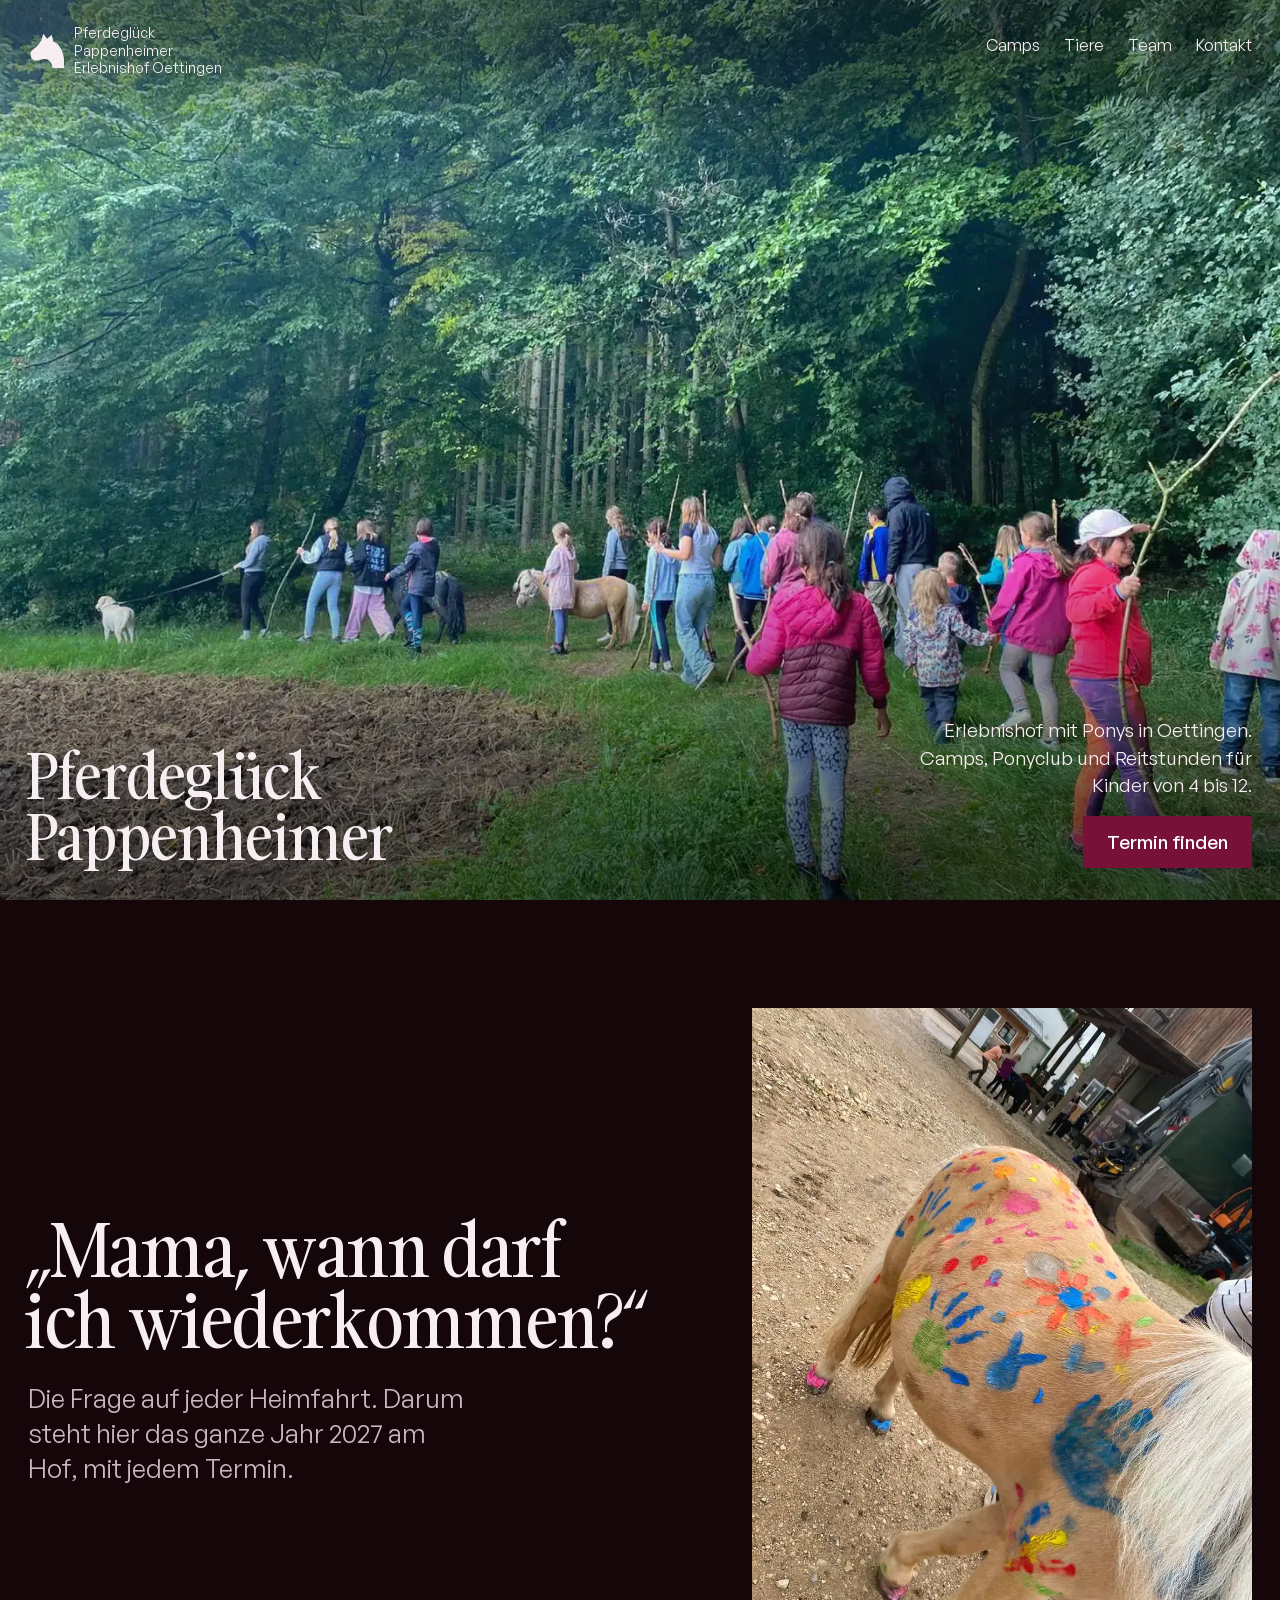
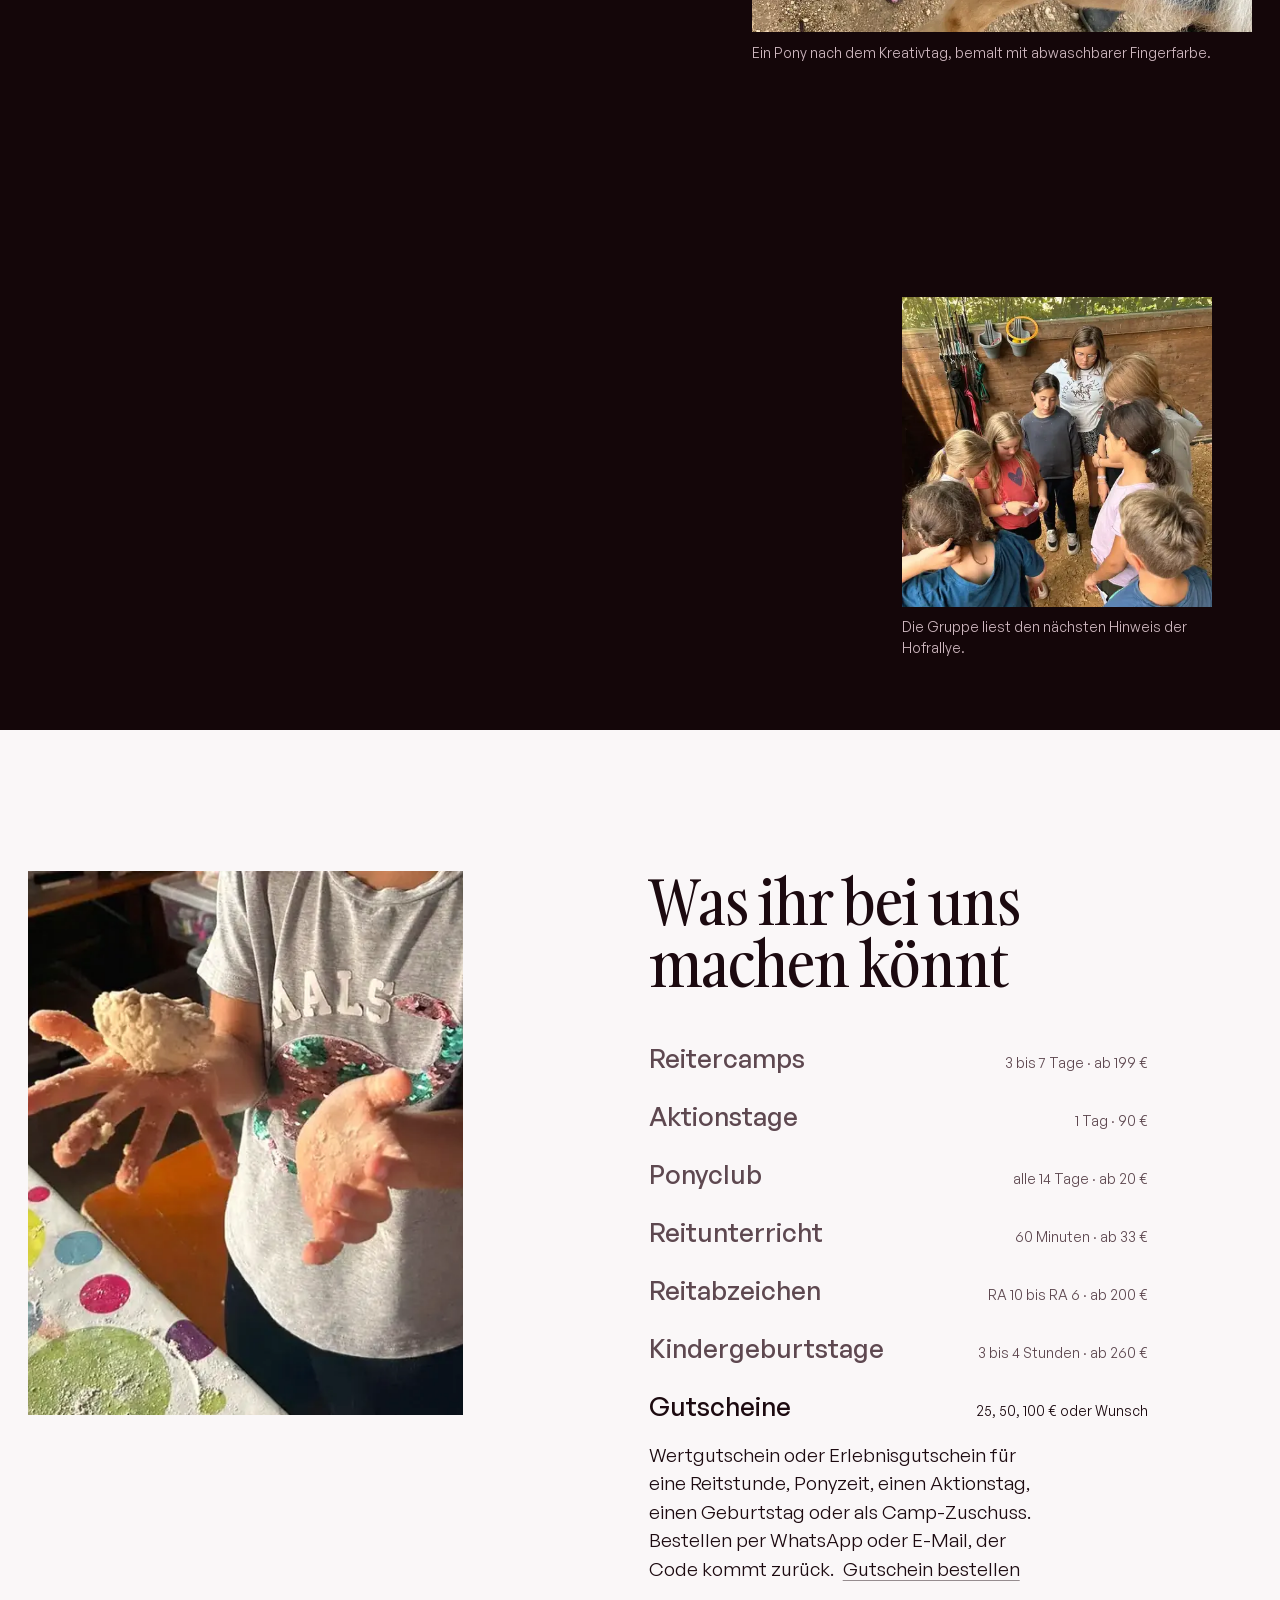
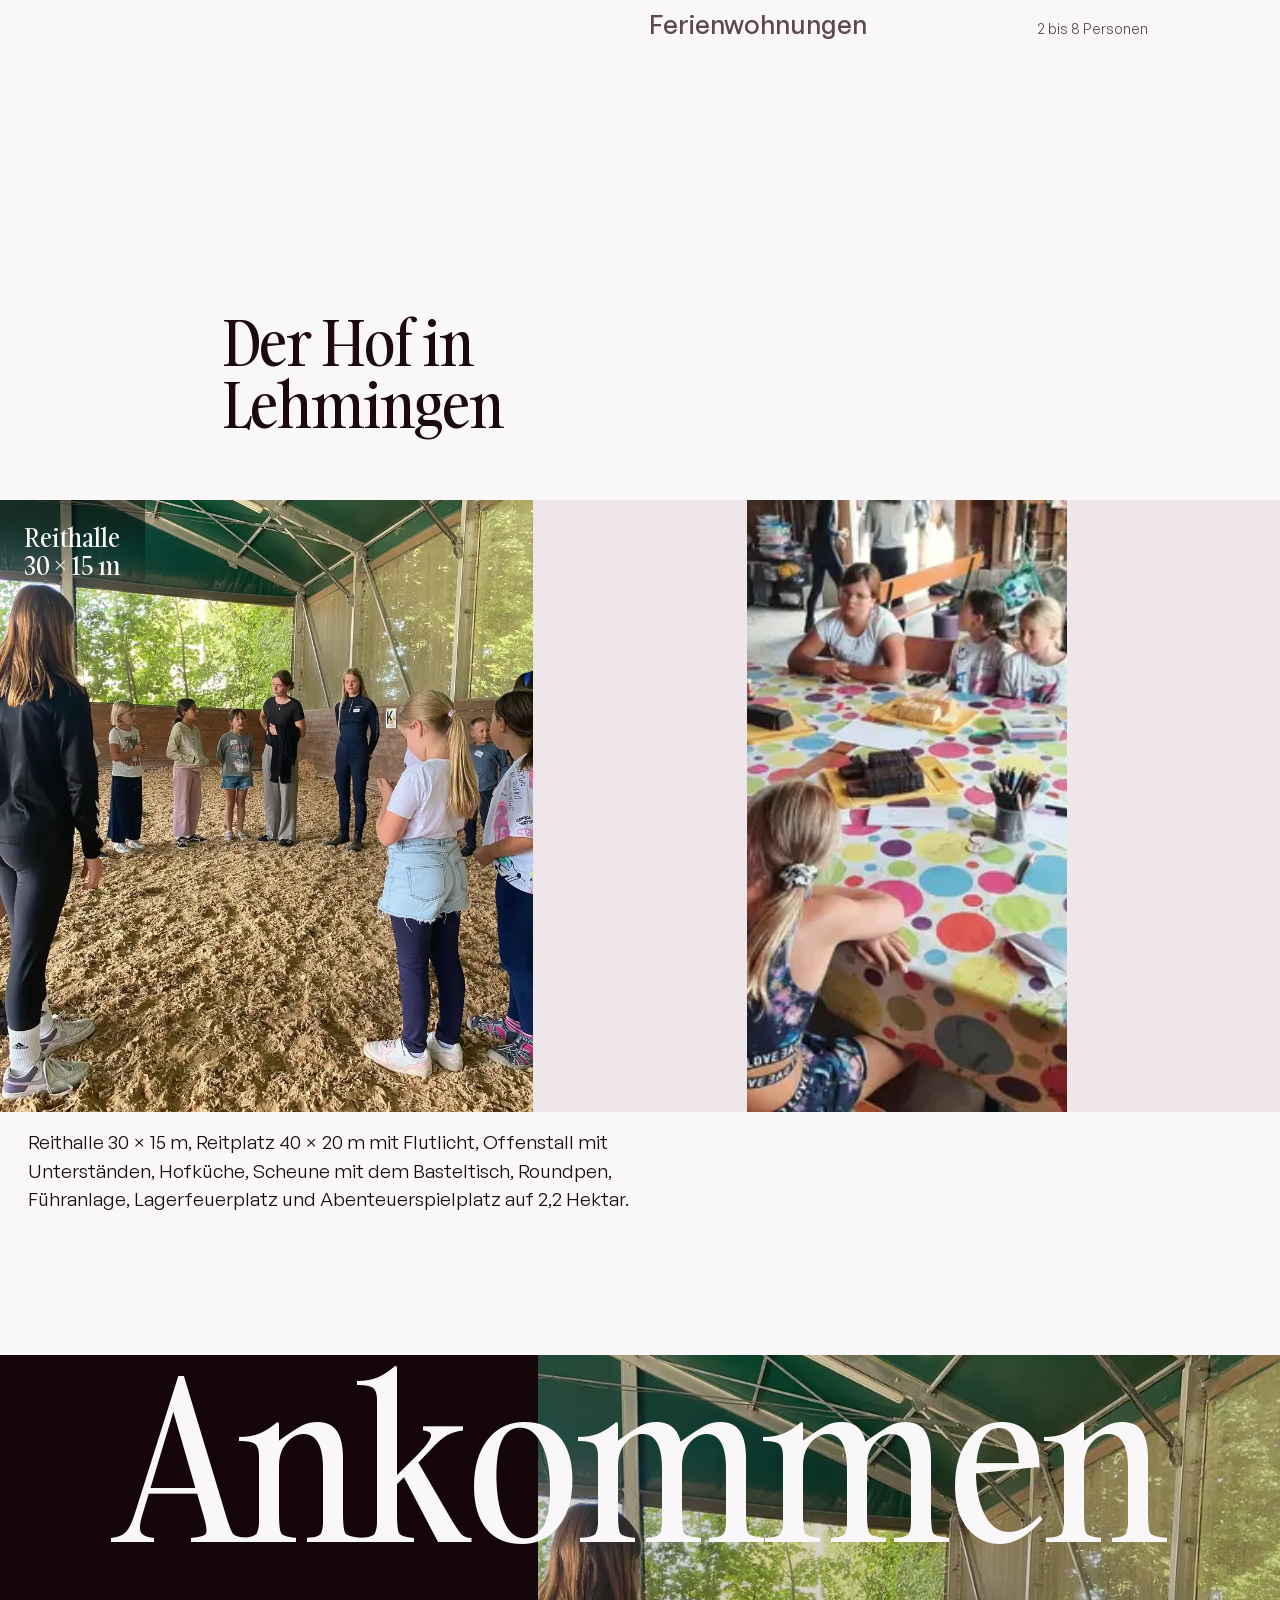
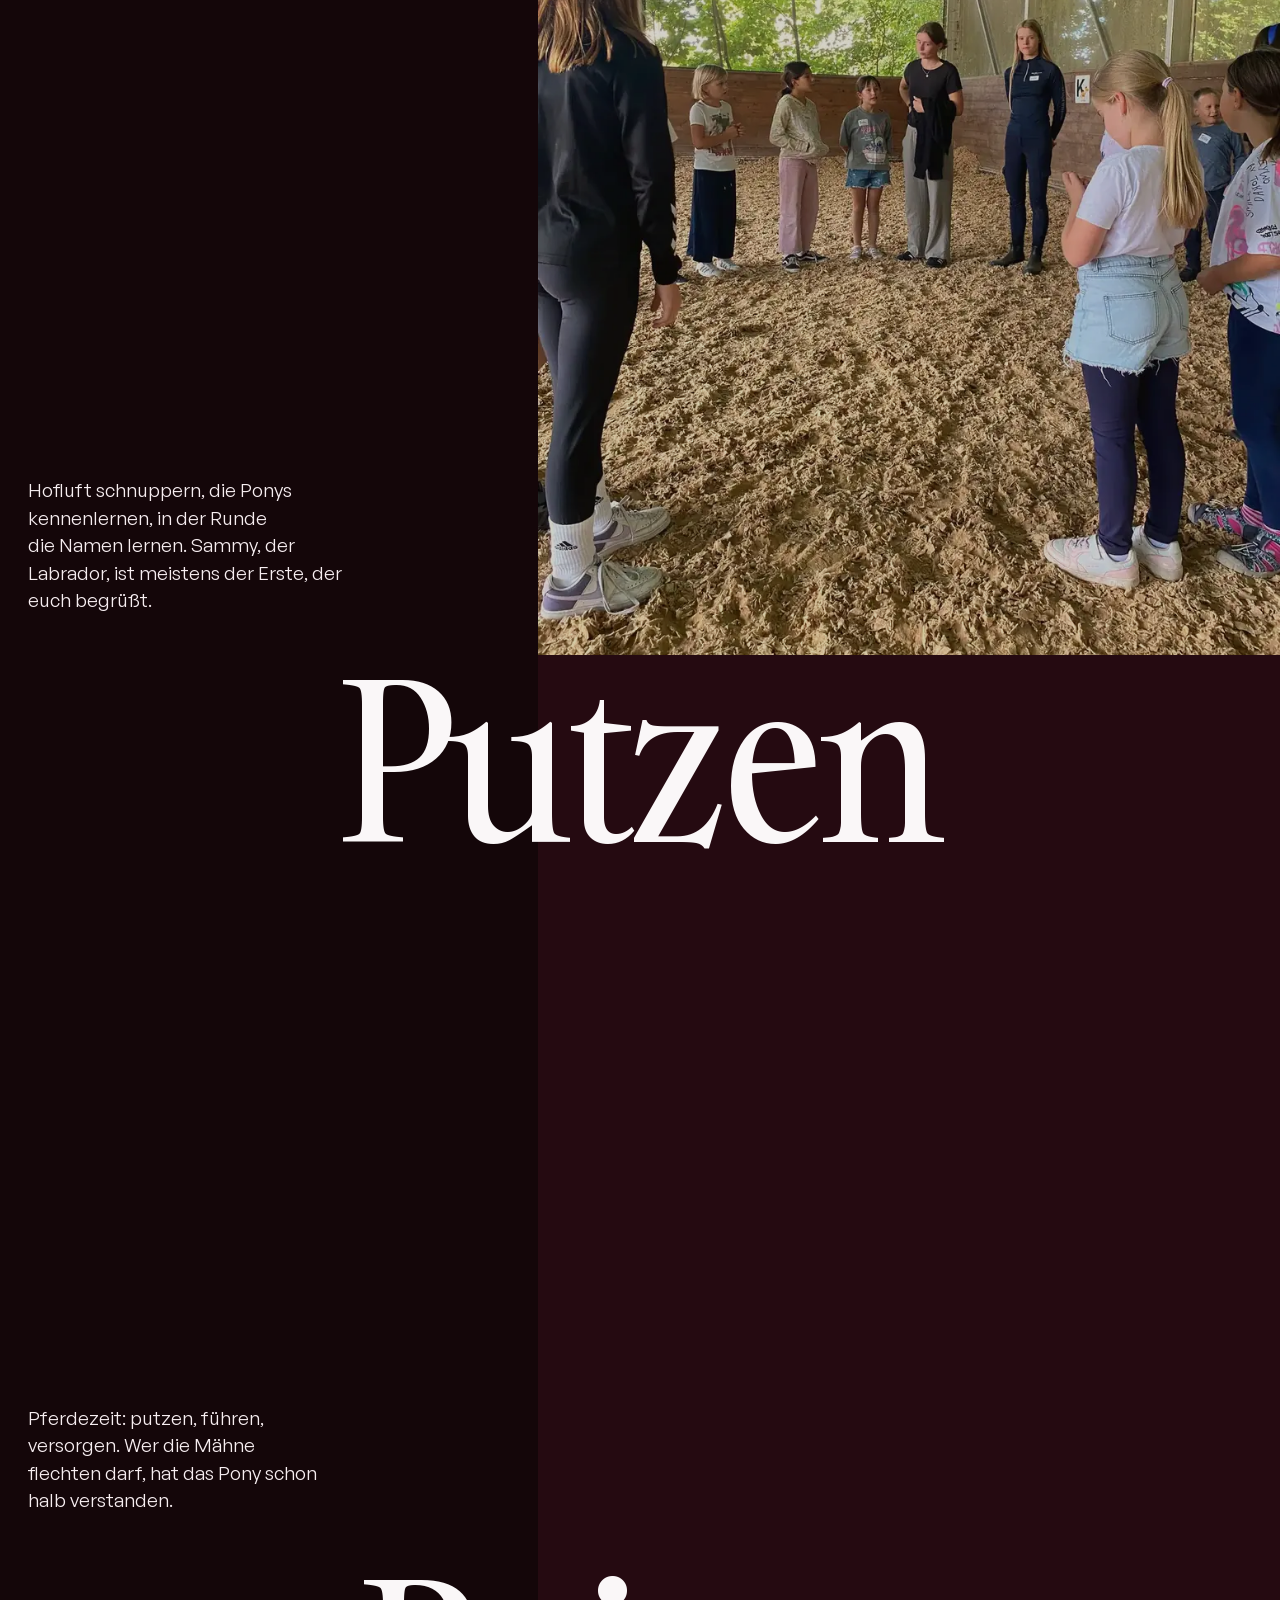
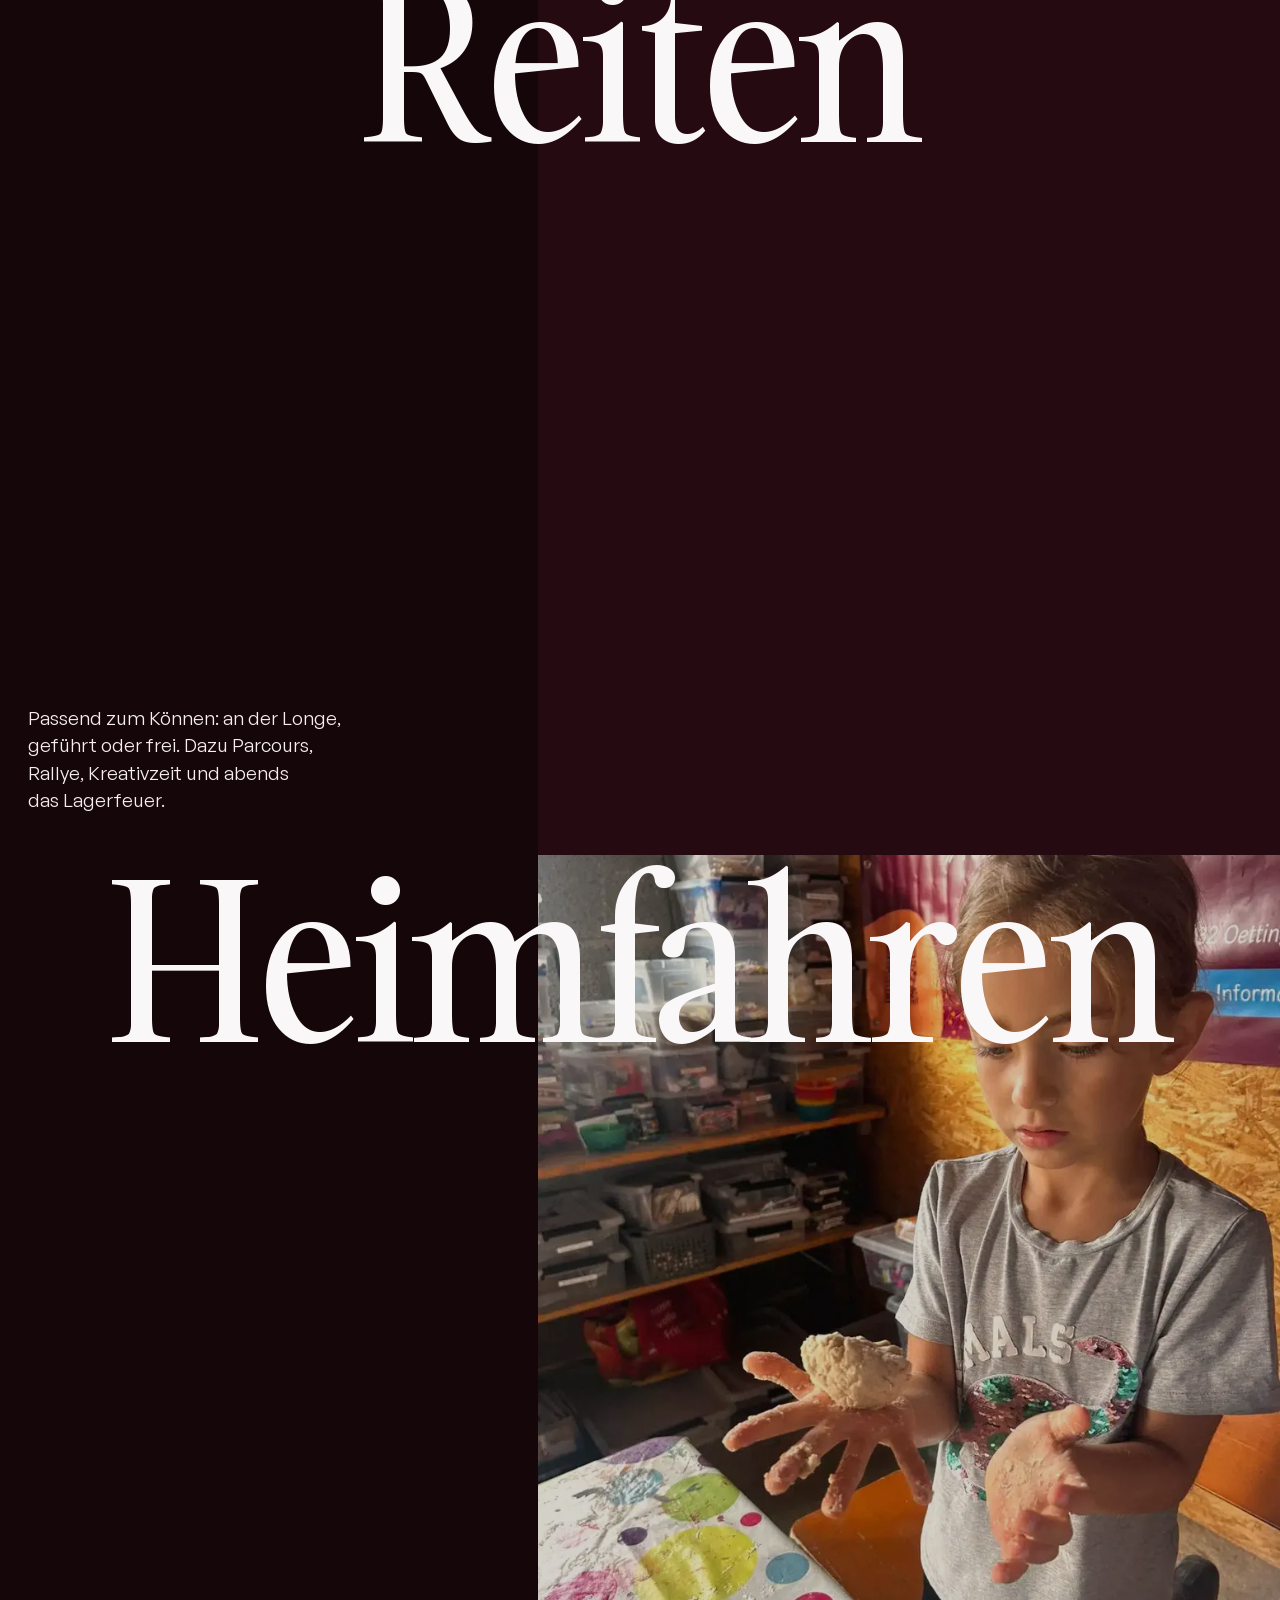
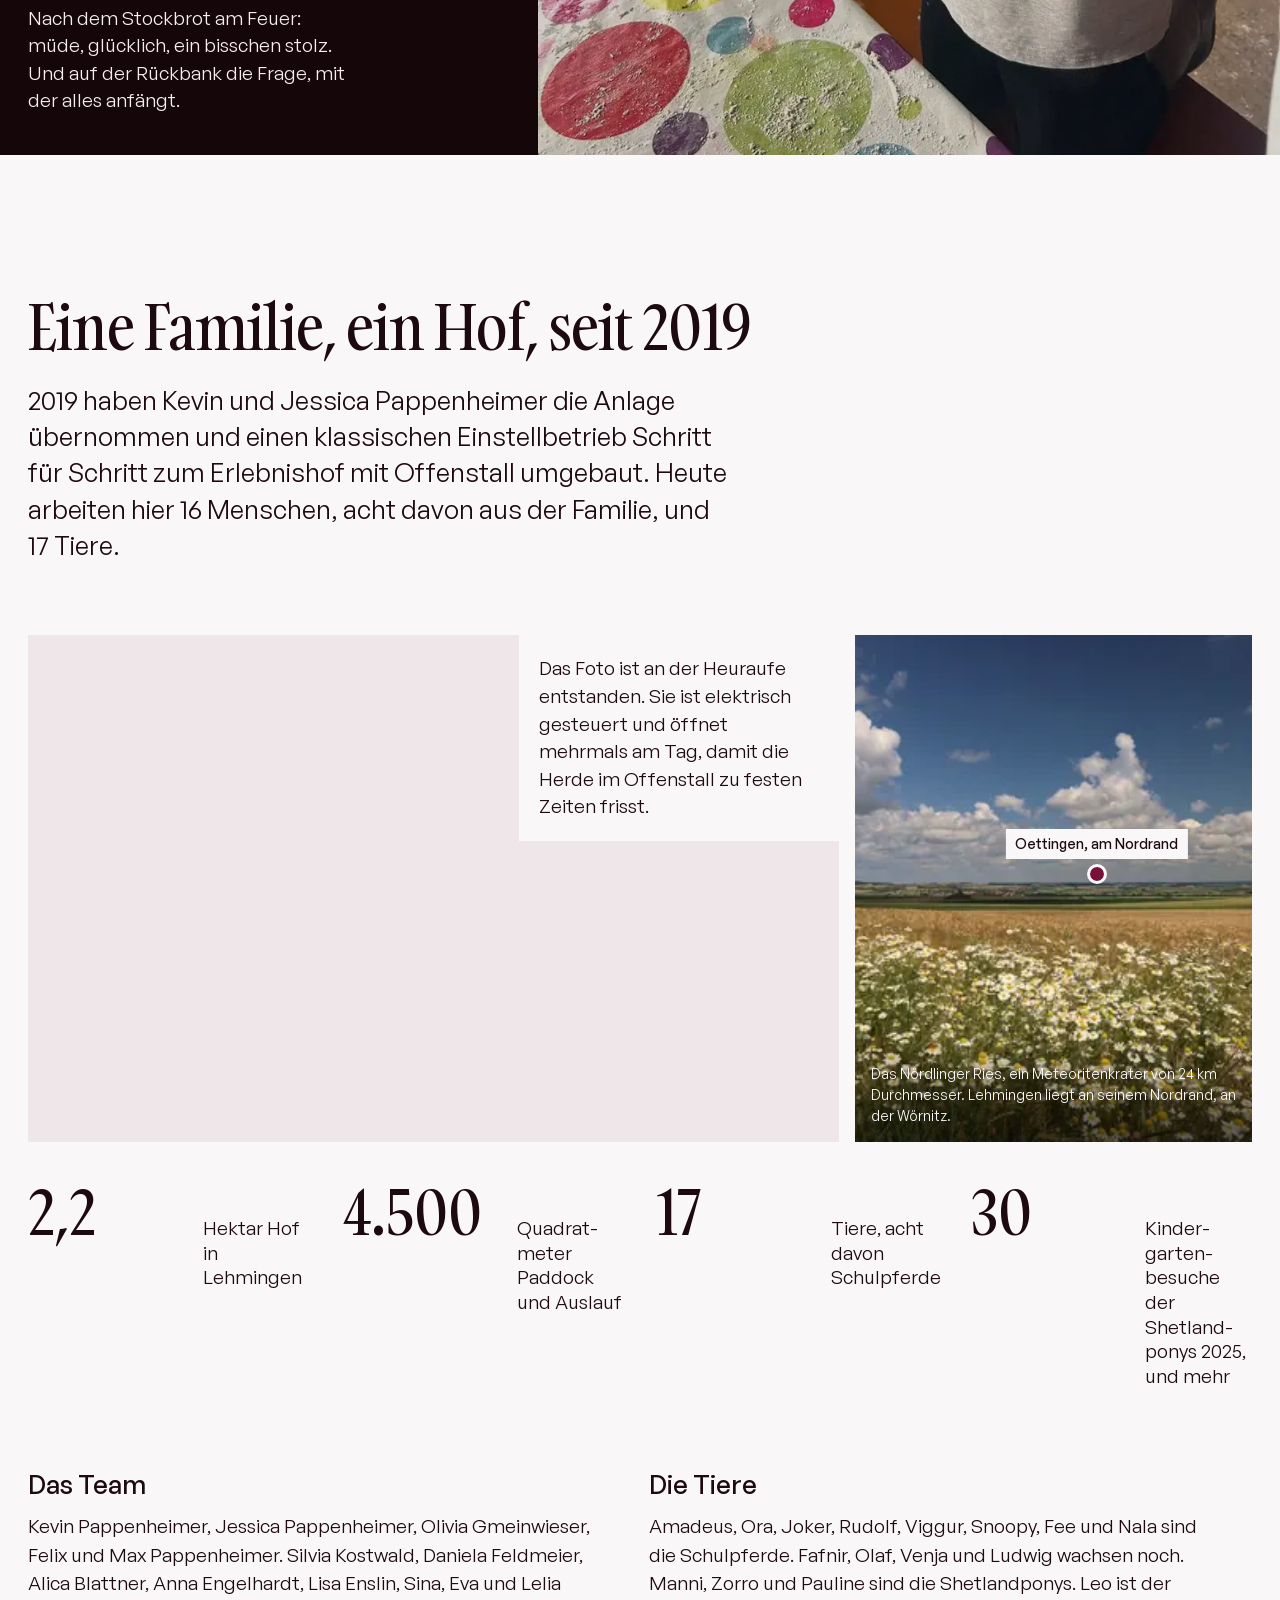
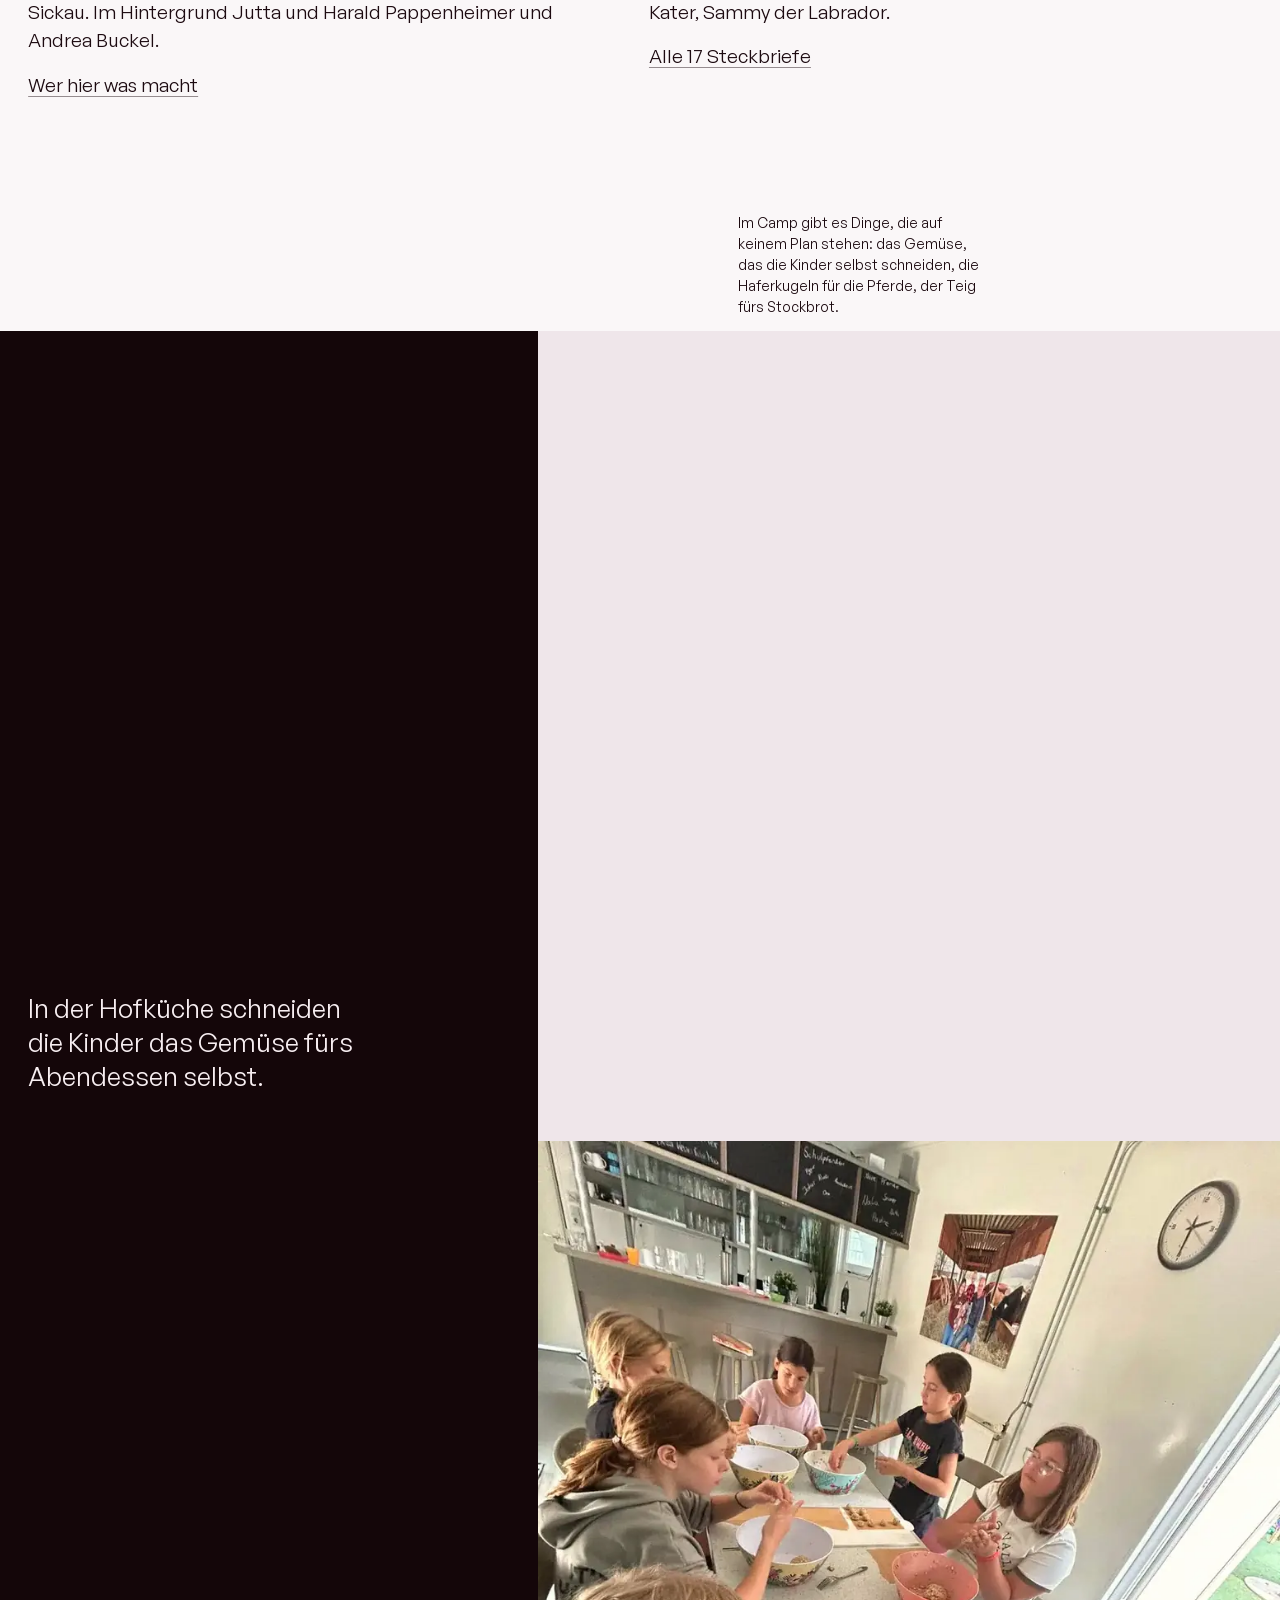
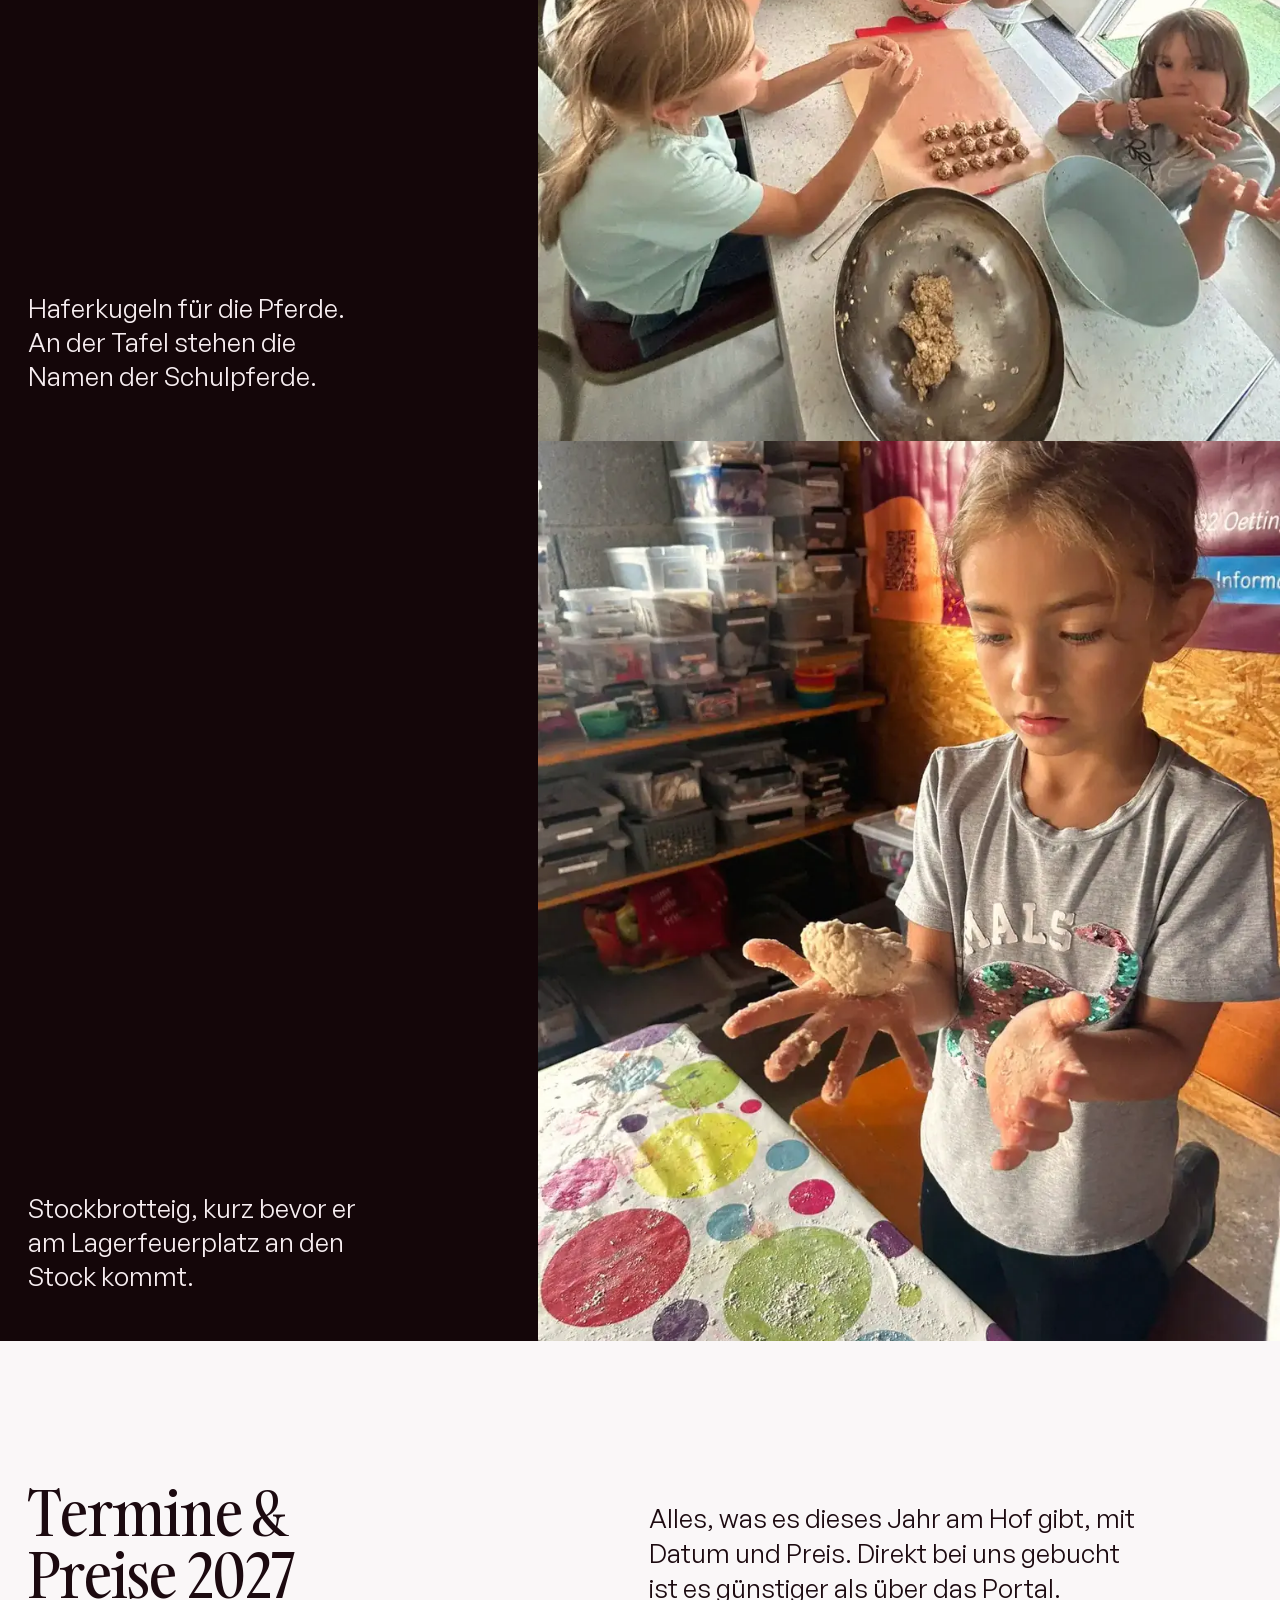
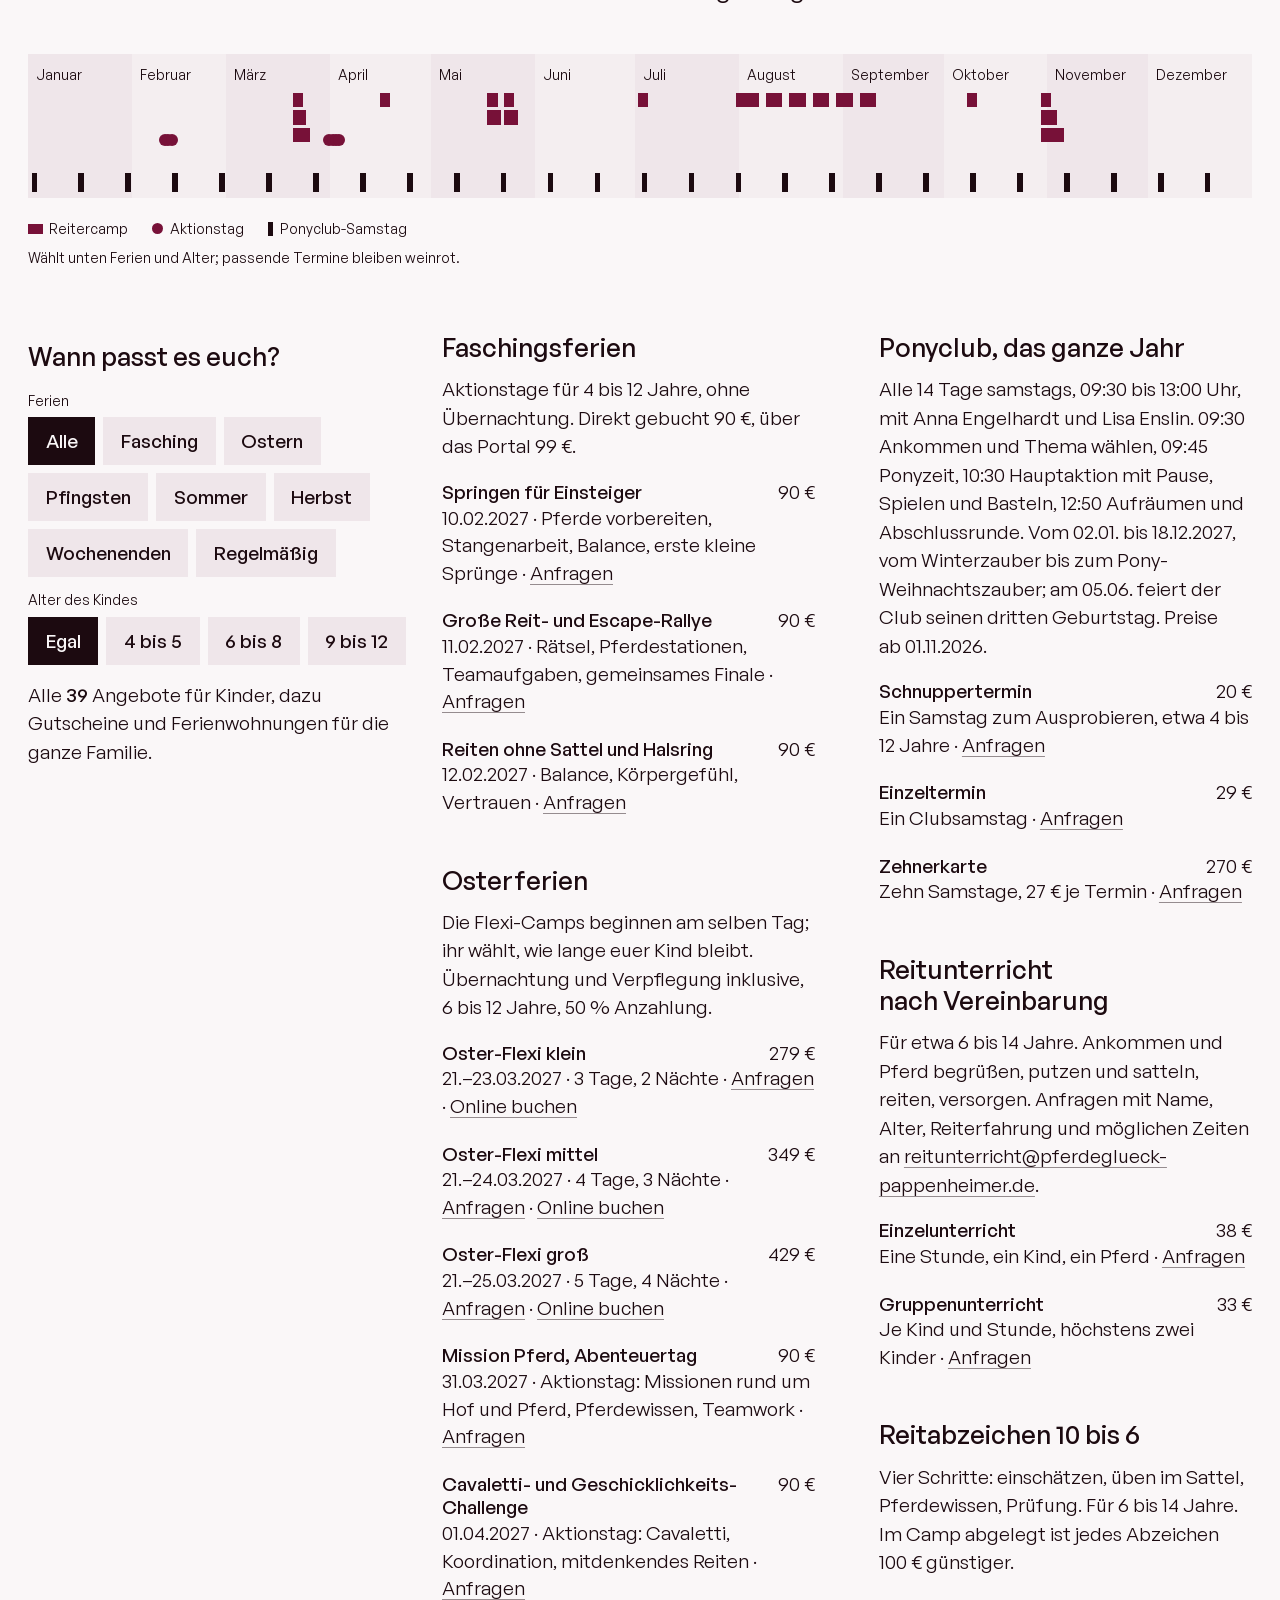
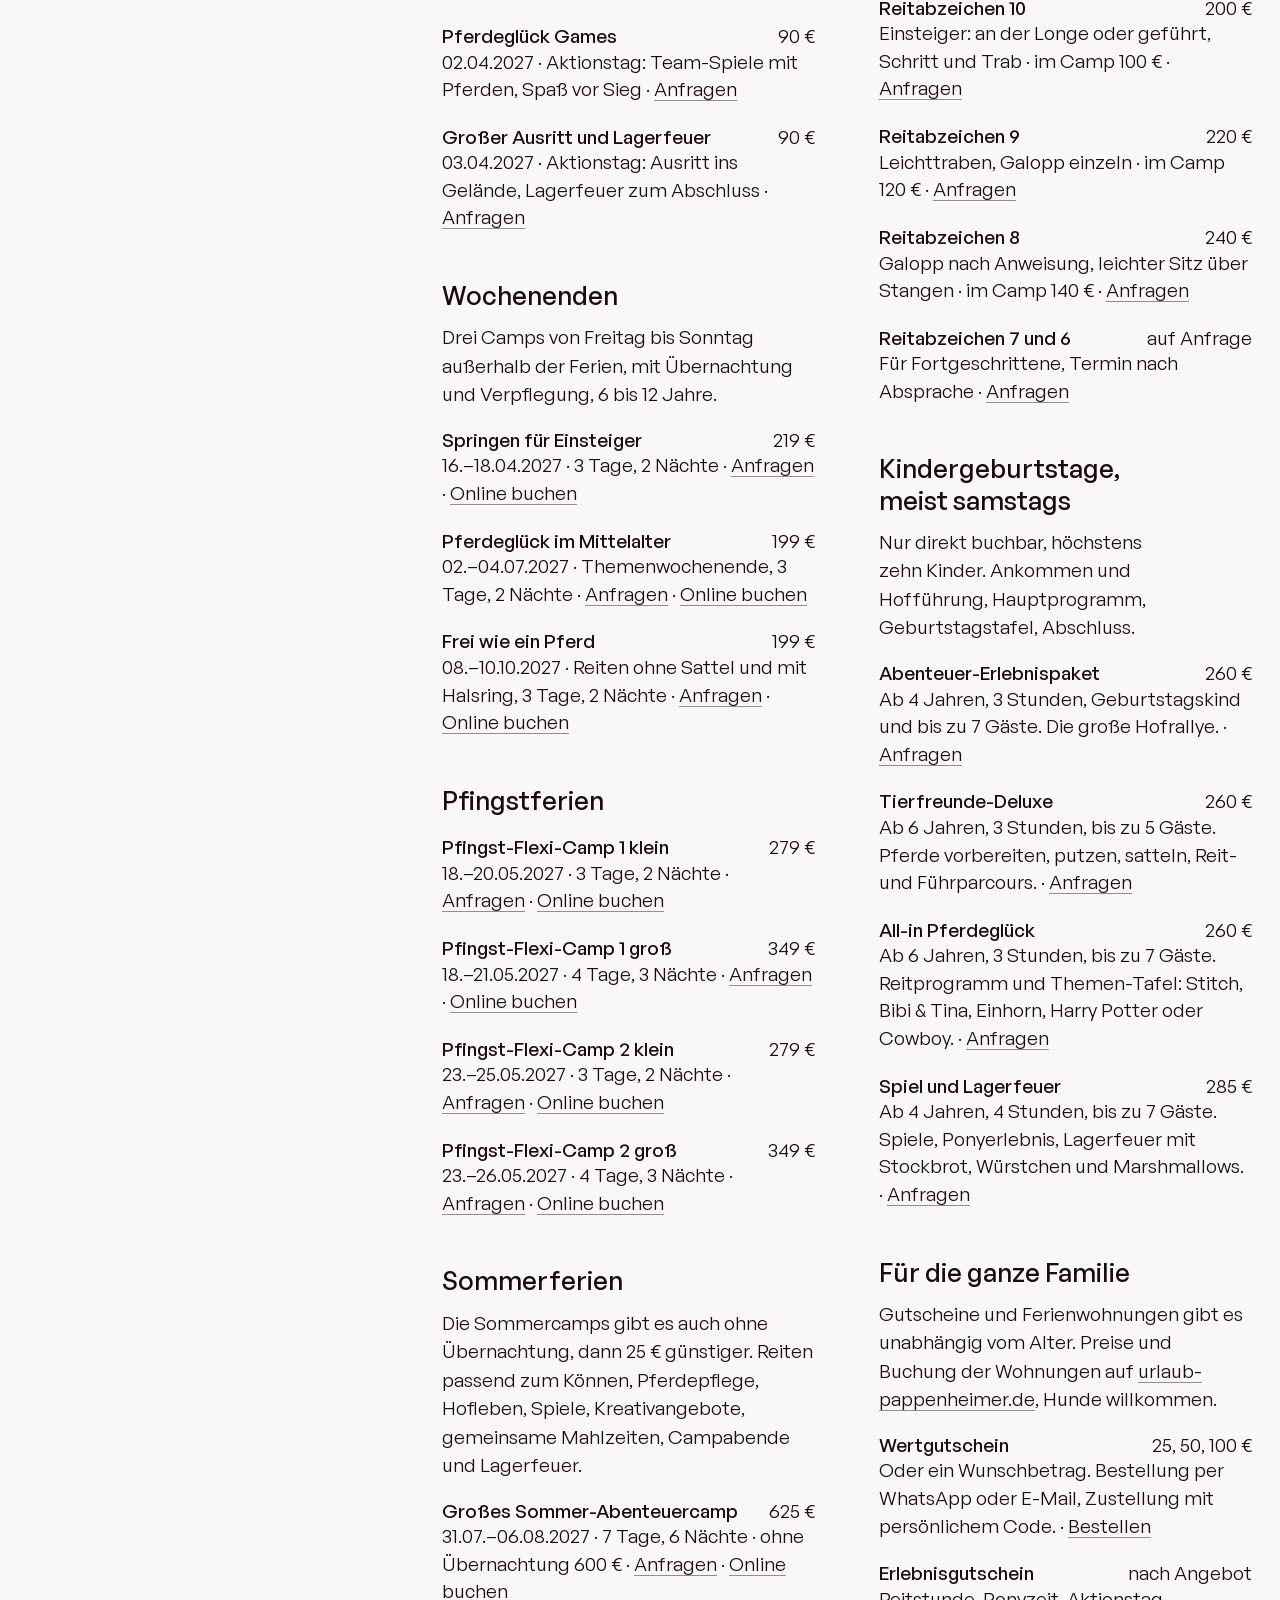
<file: index.html>
<!doctype html>
<html lang="de">
<head>
<meta charset="utf-8">
<meta name="viewport" content="width=device-width, initial-scale=1">
<title>Pferdeglück Pappenheimer – Erlebnishof mit Ponys in Oettingen</title>
<meta name="description" content="Reitercamps, Ponyclub, Aktionstage, Reitunterricht und Kindergeburtstage für Kinder von 4 bis 12 auf dem Erlebnishof Pferdeglück Pappenheimer in Oettingen i. Bay. Alle Termine und Preise 2027.">
<link rel="canonical" href="https://pferdeglueck-pappenheimer.de/">
<meta name="theme-color" content="#140609">
<meta property="og:type" content="website">
<meta property="og:title" content="Pferdeglück Pappenheimer – Erlebnishof mit Ponys in Oettingen">
<meta property="og:description" content="Reitercamps, Ponyclub, Aktionstage und Reitstunden für Kinder von 4 bis 12. Alle Termine 2027.">
<meta property="og:url" content="https://pferdeglueck-pappenheimer.de/">
<meta property="og:image" content="https://pferdeglueck-pappenheimer.de/assets/img/og-image.jpg">
<meta property="og:locale" content="de_DE">
<meta name="twitter:card" content="summary_large_image">
<link rel="icon" href="data:image/svg+xml,%3Csvg xmlns='http://www.w3.org/2000/svg' viewBox='0 0 64 64'%3E%3Crect width='64' height='64' fill='%23771138'/%3E%3Cpath transform='translate(8 6) scale(0.78)' fill='%23faf7f8' d='M5 42 C3 38 5 33 10 30 C16 26 20 21 24 14 L27 3 L34 12 L42 5 L45 17 C50 19 54 22 57 27 C61 33 63 40 64 48 L64 64 L44 64 C43 57 40 52 35 49 C30 47 25 48 20 50 C14 52 8 50 6 46 Z'/%3E%3C/svg%3E">
<link rel="preload" href="assets/fonts/gambarino-400.woff2" as="font" type="font/woff2" crossorigin>
<link rel="preload" href="assets/fonts/general-sans-400.woff2" as="font" type="font/woff2" crossorigin>
<link rel="preload" as="image" href="assets/img/wald-ausritt-1536.webp" imagesrcset="assets/img/wald-ausritt-900.webp 900w, assets/img/wald-ausritt-1200.webp 1200w, assets/img/wald-ausritt-1536.webp 1536w" imagesizes="100vw">
<link rel="stylesheet" href="styles.css">
<script>document.documentElement.classList.add('js');try{if(!sessionStorage.getItem('pg-seen'))document.documentElement.classList.add('curtain-on')}catch(e){}</script>
<script type="application/ld+json">
{
 "@context": "https://schema.org",
 "@graph": [
  {
   "@type": "LocalBusiness",
   "@id": "https://pferdeglueck-pappenheimer.de/#hof",
   "name": "Pferdeglück Pappenheimer – Erlebnishof Oettingen",
   "legalName": "Pappenheimer Service GmbH",
   "url": "https://pferdeglueck-pappenheimer.de/",
   "telephone": "+4915156976930",
   "email": "info@pferdeglueck-pappenheimer.de",
   "image": "https://pferdeglueck-pappenheimer.de/assets/img/og-image.jpg",
   "address": { "@type": "PostalAddress", "streetAddress": "Lehmingen 60", "postalCode": "86732", "addressLocality": "Oettingen i. Bay.", "addressRegion": "Bayern", "addressCountry": "DE" },
   "sameAs": ["https://www.instagram.com/pferdeglueckpappenheimer/", "https://facebook.com/RPP2020"],
   "priceRange": "20 € – 625 €"
  },
  {
   "@type": "FAQPage",
   "mainEntity": [
    { "@type": "Question", "name": "Ab welchem Alter können Kinder zu euch kommen?", "acceptedAnswer": { "@type": "Answer", "text": "Tageskinder ab 4 Jahren (Ponyclub, Aktionstage, Geburtstage). Reitercamps mit Übernachtung sind für 6 bis 12 Jahre, Reitunterricht und Reitabzeichen für etwa 6 bis 14 Jahre." } },
    { "@type": "Question", "name": "Muss mein Kind schon reiten können?", "acceptedAnswer": { "@type": "Answer", "text": "Nein. Im Camp und beim Aktionstag wird passend zum Können geritten, im Ponyclub wird nicht geritten, sondern geputzt, geführt und gefüttert." } },
    { "@type": "Question", "name": "Gibt es eine Gewichtsgrenze?", "acceptedAnswer": { "@type": "Answer", "text": "Ja, zum Schutz der Ponys liegt das Reitergewicht bei maximal 70 kg." } },
    { "@type": "Question", "name": "Wie buchen wir am günstigsten?", "acceptedAnswer": { "@type": "Answer", "text": "Direkt bei uns per E-Mail oder WhatsApp. Ein Aktionstag kostet direkt 90 € statt 99 € über das Buchungsportal. Camps werden mit 50 % Anzahlung per Überweisung oder PayPal reserviert." } },
    { "@type": "Question", "name": "Was fragt die Camp-Anmeldung ab?", "acceptedAnswer": { "@type": "Answer", "text": "Allergien, Ernährung, Medikamente, Heimweh-Erfahrung, Foto-Einwilligung und eine Handynummer für die WhatsApp-Gruppe der Eltern." } },
    { "@type": "Question", "name": "Können wir als Familie am Hof übernachten?", "acceptedAnswer": { "@type": "Answer", "text": "Ja, direkt am Hof gibt es die Ferienwohnungen „kleines Glück“ und „großes Glück“. Hunde sind willkommen. Preise auf urlaub-pappenheimer.de." } }
   ]
  }
,
  {"@type": "Event", "name": "Oster-Flexi klein – Reitercamp", "description": "3 Tage, 2 Nächte, Übernachtung auf dem Hof und Verpflegung inklusive, 6 bis 12 Jahre.", "startDate": "2027-03-21", "endDate": "2027-03-23", "eventStatus": "https://schema.org/EventScheduled", "eventAttendanceMode": "https://schema.org/OfflineEventAttendanceMode", "image": "https://pferdeglueck-pappenheimer.de/assets/img/og-image.jpg", "location": {"@type": "Place", "name": "Pferdeglück Pappenheimer – Erlebnishof Oettingen", "address": {"@type": "PostalAddress", "streetAddress": "Lehmingen 60", "postalCode": "86732", "addressLocality": "Oettingen i. Bay.", "addressRegion": "Bayern", "addressCountry": "DE"}}, "organizer": {"@id": "https://pferdeglueck-pappenheimer.de/#hof"}, "offers": {"@type": "Offer", "price": "279", "priceCurrency": "EUR", "availability": "https://schema.org/InStock", "url": "https://pferdeglueck-pappenheimer.de/camps.html#anmeldung"}},
  {"@type": "Event", "name": "Oster-Flexi mittel – Reitercamp", "description": "4 Tage, 3 Nächte, Übernachtung auf dem Hof und Verpflegung inklusive, 6 bis 12 Jahre.", "startDate": "2027-03-21", "endDate": "2027-03-24", "eventStatus": "https://schema.org/EventScheduled", "eventAttendanceMode": "https://schema.org/OfflineEventAttendanceMode", "image": "https://pferdeglueck-pappenheimer.de/assets/img/og-image.jpg", "location": {"@type": "Place", "name": "Pferdeglück Pappenheimer – Erlebnishof Oettingen", "address": {"@type": "PostalAddress", "streetAddress": "Lehmingen 60", "postalCode": "86732", "addressLocality": "Oettingen i. Bay.", "addressRegion": "Bayern", "addressCountry": "DE"}}, "organizer": {"@id": "https://pferdeglueck-pappenheimer.de/#hof"}, "offers": {"@type": "Offer", "price": "349", "priceCurrency": "EUR", "availability": "https://schema.org/InStock", "url": "https://pferdeglueck-pappenheimer.de/camps.html#anmeldung"}},
  {"@type": "Event", "name": "Oster-Flexi groß – Reitercamp", "description": "5 Tage, 4 Nächte, Übernachtung auf dem Hof und Verpflegung inklusive, 6 bis 12 Jahre.", "startDate": "2027-03-21", "endDate": "2027-03-25", "eventStatus": "https://schema.org/EventScheduled", "eventAttendanceMode": "https://schema.org/OfflineEventAttendanceMode", "image": "https://pferdeglueck-pappenheimer.de/assets/img/og-image.jpg", "location": {"@type": "Place", "name": "Pferdeglück Pappenheimer – Erlebnishof Oettingen", "address": {"@type": "PostalAddress", "streetAddress": "Lehmingen 60", "postalCode": "86732", "addressLocality": "Oettingen i. Bay.", "addressRegion": "Bayern", "addressCountry": "DE"}}, "organizer": {"@id": "https://pferdeglueck-pappenheimer.de/#hof"}, "offers": {"@type": "Offer", "price": "429", "priceCurrency": "EUR", "availability": "https://schema.org/InStock", "url": "https://pferdeglueck-pappenheimer.de/camps.html#anmeldung"}},
  {"@type": "Event", "name": "Springen für Einsteiger – Reitercamp", "description": "Wochenende, 3 Tage, 2 Nächte, Übernachtung auf dem Hof und Verpflegung inklusive, 6 bis 12 Jahre.", "startDate": "2027-04-16", "endDate": "2027-04-18", "eventStatus": "https://schema.org/EventScheduled", "eventAttendanceMode": "https://schema.org/OfflineEventAttendanceMode", "image": "https://pferdeglueck-pappenheimer.de/assets/img/og-image.jpg", "location": {"@type": "Place", "name": "Pferdeglück Pappenheimer – Erlebnishof Oettingen", "address": {"@type": "PostalAddress", "streetAddress": "Lehmingen 60", "postalCode": "86732", "addressLocality": "Oettingen i. Bay.", "addressRegion": "Bayern", "addressCountry": "DE"}}, "organizer": {"@id": "https://pferdeglueck-pappenheimer.de/#hof"}, "offers": {"@type": "Offer", "price": "219", "priceCurrency": "EUR", "availability": "https://schema.org/InStock", "url": "https://pferdeglueck-pappenheimer.de/camps.html#anmeldung"}},
  {"@type": "Event", "name": "Pfingst-Flexi-Camp 1 klein – Reitercamp", "description": "3 Tage, 2 Nächte, Übernachtung auf dem Hof und Verpflegung inklusive, 6 bis 12 Jahre.", "startDate": "2027-05-18", "endDate": "2027-05-20", "eventStatus": "https://schema.org/EventScheduled", "eventAttendanceMode": "https://schema.org/OfflineEventAttendanceMode", "image": "https://pferdeglueck-pappenheimer.de/assets/img/og-image.jpg", "location": {"@type": "Place", "name": "Pferdeglück Pappenheimer – Erlebnishof Oettingen", "address": {"@type": "PostalAddress", "streetAddress": "Lehmingen 60", "postalCode": "86732", "addressLocality": "Oettingen i. Bay.", "addressRegion": "Bayern", "addressCountry": "DE"}}, "organizer": {"@id": "https://pferdeglueck-pappenheimer.de/#hof"}, "offers": {"@type": "Offer", "price": "279", "priceCurrency": "EUR", "availability": "https://schema.org/InStock", "url": "https://pferdeglueck-pappenheimer.de/camps.html#anmeldung"}},
  {"@type": "Event", "name": "Pfingst-Flexi-Camp 1 groß – Reitercamp", "description": "4 Tage, 3 Nächte, Übernachtung auf dem Hof und Verpflegung inklusive, 6 bis 12 Jahre.", "startDate": "2027-05-18", "endDate": "2027-05-21", "eventStatus": "https://schema.org/EventScheduled", "eventAttendanceMode": "https://schema.org/OfflineEventAttendanceMode", "image": "https://pferdeglueck-pappenheimer.de/assets/img/og-image.jpg", "location": {"@type": "Place", "name": "Pferdeglück Pappenheimer – Erlebnishof Oettingen", "address": {"@type": "PostalAddress", "streetAddress": "Lehmingen 60", "postalCode": "86732", "addressLocality": "Oettingen i. Bay.", "addressRegion": "Bayern", "addressCountry": "DE"}}, "organizer": {"@id": "https://pferdeglueck-pappenheimer.de/#hof"}, "offers": {"@type": "Offer", "price": "349", "priceCurrency": "EUR", "availability": "https://schema.org/InStock", "url": "https://pferdeglueck-pappenheimer.de/camps.html#anmeldung"}},
  {"@type": "Event", "name": "Pfingst-Flexi-Camp 2 klein – Reitercamp", "description": "3 Tage, 2 Nächte, Übernachtung auf dem Hof und Verpflegung inklusive, 6 bis 12 Jahre.", "startDate": "2027-05-23", "endDate": "2027-05-25", "eventStatus": "https://schema.org/EventScheduled", "eventAttendanceMode": "https://schema.org/OfflineEventAttendanceMode", "image": "https://pferdeglueck-pappenheimer.de/assets/img/og-image.jpg", "location": {"@type": "Place", "name": "Pferdeglück Pappenheimer – Erlebnishof Oettingen", "address": {"@type": "PostalAddress", "streetAddress": "Lehmingen 60", "postalCode": "86732", "addressLocality": "Oettingen i. Bay.", "addressRegion": "Bayern", "addressCountry": "DE"}}, "organizer": {"@id": "https://pferdeglueck-pappenheimer.de/#hof"}, "offers": {"@type": "Offer", "price": "279", "priceCurrency": "EUR", "availability": "https://schema.org/InStock", "url": "https://pferdeglueck-pappenheimer.de/camps.html#anmeldung"}},
  {"@type": "Event", "name": "Pfingst-Flexi-Camp 2 groß – Reitercamp", "description": "4 Tage, 3 Nächte, Übernachtung auf dem Hof und Verpflegung inklusive, 6 bis 12 Jahre.", "startDate": "2027-05-23", "endDate": "2027-05-26", "eventStatus": "https://schema.org/EventScheduled", "eventAttendanceMode": "https://schema.org/OfflineEventAttendanceMode", "image": "https://pferdeglueck-pappenheimer.de/assets/img/og-image.jpg", "location": {"@type": "Place", "name": "Pferdeglück Pappenheimer – Erlebnishof Oettingen", "address": {"@type": "PostalAddress", "streetAddress": "Lehmingen 60", "postalCode": "86732", "addressLocality": "Oettingen i. Bay.", "addressRegion": "Bayern", "addressCountry": "DE"}}, "organizer": {"@id": "https://pferdeglueck-pappenheimer.de/#hof"}, "offers": {"@type": "Offer", "price": "349", "priceCurrency": "EUR", "availability": "https://schema.org/InStock", "url": "https://pferdeglueck-pappenheimer.de/camps.html#anmeldung"}},
  {"@type": "Event", "name": "Pferdeglück im Mittelalter – Reitercamp", "description": "Themenwochenende, 3 Tage, 2 Nächte, Übernachtung auf dem Hof und Verpflegung inklusive, 6 bis 12 Jahre.", "startDate": "2027-07-02", "endDate": "2027-07-04", "eventStatus": "https://schema.org/EventScheduled", "eventAttendanceMode": "https://schema.org/OfflineEventAttendanceMode", "image": "https://pferdeglueck-pappenheimer.de/assets/img/og-image.jpg", "location": {"@type": "Place", "name": "Pferdeglück Pappenheimer – Erlebnishof Oettingen", "address": {"@type": "PostalAddress", "streetAddress": "Lehmingen 60", "postalCode": "86732", "addressLocality": "Oettingen i. Bay.", "addressRegion": "Bayern", "addressCountry": "DE"}}, "organizer": {"@id": "https://pferdeglueck-pappenheimer.de/#hof"}, "offers": {"@type": "Offer", "price": "199", "priceCurrency": "EUR", "availability": "https://schema.org/InStock", "url": "https://pferdeglueck-pappenheimer.de/camps.html#anmeldung"}},
  {"@type": "Event", "name": "Großes Sommer-Abenteuercamp – Reitercamp", "description": "7 Tage, 6 Nächte, Übernachtung auf dem Hof und Verpflegung inklusive, 6 bis 12 Jahre.", "startDate": "2027-07-31", "endDate": "2027-08-06", "eventStatus": "https://schema.org/EventScheduled", "eventAttendanceMode": "https://schema.org/OfflineEventAttendanceMode", "image": "https://pferdeglueck-pappenheimer.de/assets/img/og-image.jpg", "location": {"@type": "Place", "name": "Pferdeglück Pappenheimer – Erlebnishof Oettingen", "address": {"@type": "PostalAddress", "streetAddress": "Lehmingen 60", "postalCode": "86732", "addressLocality": "Oettingen i. Bay.", "addressRegion": "Bayern", "addressCountry": "DE"}}, "organizer": {"@id": "https://pferdeglueck-pappenheimer.de/#hof"}, "offers": {"@type": "Offer", "price": "625", "priceCurrency": "EUR", "availability": "https://schema.org/InStock", "url": "https://pferdeglueck-pappenheimer.de/camps.html#anmeldung"}},
  {"@type": "Event", "name": "Sommercamp 2 „Classic“ – Reitercamp", "description": "5 Tage, 4 Nächte, Übernachtung auf dem Hof und Verpflegung inklusive, 6 bis 12 Jahre.", "startDate": "2027-08-09", "endDate": "2027-08-13", "eventStatus": "https://schema.org/EventScheduled", "eventAttendanceMode": "https://schema.org/OfflineEventAttendanceMode", "image": "https://pferdeglueck-pappenheimer.de/assets/img/og-image.jpg", "location": {"@type": "Place", "name": "Pferdeglück Pappenheimer – Erlebnishof Oettingen", "address": {"@type": "PostalAddress", "streetAddress": "Lehmingen 60", "postalCode": "86732", "addressLocality": "Oettingen i. Bay.", "addressRegion": "Bayern", "addressCountry": "DE"}}, "organizer": {"@id": "https://pferdeglueck-pappenheimer.de/#hof"}, "offers": {"@type": "Offer", "price": "495", "priceCurrency": "EUR", "availability": "https://schema.org/InStock", "url": "https://pferdeglueck-pappenheimer.de/camps.html#anmeldung"}},
  {"@type": "Event", "name": "Sommercamp 3 „Classic“ – Reitercamp", "description": "5 Tage, 4 Nächte, Übernachtung auf dem Hof und Verpflegung inklusive, 6 bis 12 Jahre.", "startDate": "2027-08-16", "endDate": "2027-08-20", "eventStatus": "https://schema.org/EventScheduled", "eventAttendanceMode": "https://schema.org/OfflineEventAttendanceMode", "image": "https://pferdeglueck-pappenheimer.de/assets/img/og-image.jpg", "location": {"@type": "Place", "name": "Pferdeglück Pappenheimer – Erlebnishof Oettingen", "address": {"@type": "PostalAddress", "streetAddress": "Lehmingen 60", "postalCode": "86732", "addressLocality": "Oettingen i. Bay.", "addressRegion": "Bayern", "addressCountry": "DE"}}, "organizer": {"@id": "https://pferdeglueck-pappenheimer.de/#hof"}, "offers": {"@type": "Offer", "price": "495", "priceCurrency": "EUR", "availability": "https://schema.org/InStock", "url": "https://pferdeglueck-pappenheimer.de/camps.html#anmeldung"}},
  {"@type": "Event", "name": "Sommercamp 4 „Classic“ – Reitercamp", "description": "5 Tage, 4 Nächte, Übernachtung auf dem Hof und Verpflegung inklusive, 6 bis 12 Jahre.", "startDate": "2027-08-23", "endDate": "2027-08-27", "eventStatus": "https://schema.org/EventScheduled", "eventAttendanceMode": "https://schema.org/OfflineEventAttendanceMode", "image": "https://pferdeglueck-pappenheimer.de/assets/img/og-image.jpg", "location": {"@type": "Place", "name": "Pferdeglück Pappenheimer – Erlebnishof Oettingen", "address": {"@type": "PostalAddress", "streetAddress": "Lehmingen 60", "postalCode": "86732", "addressLocality": "Oettingen i. Bay.", "addressRegion": "Bayern", "addressCountry": "DE"}}, "organizer": {"@id": "https://pferdeglueck-pappenheimer.de/#hof"}, "offers": {"@type": "Offer", "price": "495", "priceCurrency": "EUR", "availability": "https://schema.org/InStock", "url": "https://pferdeglueck-pappenheimer.de/camps.html#anmeldung"}},
  {"@type": "Event", "name": "Sommercamp 5 – Reitercamp", "description": "5 Tage, 4 Nächte, Reitabzeichen möglich, Übernachtung auf dem Hof und Verpflegung inklusive, 6 bis 12 Jahre.", "startDate": "2027-08-30", "endDate": "2027-09-03", "eventStatus": "https://schema.org/EventScheduled", "eventAttendanceMode": "https://schema.org/OfflineEventAttendanceMode", "image": "https://pferdeglueck-pappenheimer.de/assets/img/og-image.jpg", "location": {"@type": "Place", "name": "Pferdeglück Pappenheimer – Erlebnishof Oettingen", "address": {"@type": "PostalAddress", "streetAddress": "Lehmingen 60", "postalCode": "86732", "addressLocality": "Oettingen i. Bay.", "addressRegion": "Bayern", "addressCountry": "DE"}}, "organizer": {"@id": "https://pferdeglueck-pappenheimer.de/#hof"}, "offers": {"@type": "Offer", "price": "495", "priceCurrency": "EUR", "availability": "https://schema.org/InStock", "url": "https://pferdeglueck-pappenheimer.de/camps.html#anmeldung"}},
  {"@type": "Event", "name": "Sommercamp 6 „Ferienfinale“ – Reitercamp", "description": "5 Tage, 4 Nächte, Übernachtung auf dem Hof und Verpflegung inklusive, 6 bis 12 Jahre.", "startDate": "2027-09-06", "endDate": "2027-09-10", "eventStatus": "https://schema.org/EventScheduled", "eventAttendanceMode": "https://schema.org/OfflineEventAttendanceMode", "image": "https://pferdeglueck-pappenheimer.de/assets/img/og-image.jpg", "location": {"@type": "Place", "name": "Pferdeglück Pappenheimer – Erlebnishof Oettingen", "address": {"@type": "PostalAddress", "streetAddress": "Lehmingen 60", "postalCode": "86732", "addressLocality": "Oettingen i. Bay.", "addressRegion": "Bayern", "addressCountry": "DE"}}, "organizer": {"@id": "https://pferdeglueck-pappenheimer.de/#hof"}, "offers": {"@type": "Offer", "price": "495", "priceCurrency": "EUR", "availability": "https://schema.org/InStock", "url": "https://pferdeglueck-pappenheimer.de/camps.html#anmeldung"}},
  {"@type": "Event", "name": "Frei wie ein Pferd – Reitercamp", "description": "Wochenende ohne Sattel, 3 Tage, 2 Nächte, Übernachtung auf dem Hof und Verpflegung inklusive, 6 bis 12 Jahre.", "startDate": "2027-10-08", "endDate": "2027-10-10", "eventStatus": "https://schema.org/EventScheduled", "eventAttendanceMode": "https://schema.org/OfflineEventAttendanceMode", "image": "https://pferdeglueck-pappenheimer.de/assets/img/og-image.jpg", "location": {"@type": "Place", "name": "Pferdeglück Pappenheimer – Erlebnishof Oettingen", "address": {"@type": "PostalAddress", "streetAddress": "Lehmingen 60", "postalCode": "86732", "addressLocality": "Oettingen i. Bay.", "addressRegion": "Bayern", "addressCountry": "DE"}}, "organizer": {"@id": "https://pferdeglueck-pappenheimer.de/#hof"}, "offers": {"@type": "Offer", "price": "199", "priceCurrency": "EUR", "availability": "https://schema.org/InStock", "url": "https://pferdeglueck-pappenheimer.de/camps.html#anmeldung"}},
  {"@type": "Event", "name": "Halloween-Flexi klein – Reitercamp", "description": "3 Tage, 2 Nächte, Übernachtung auf dem Hof und Verpflegung inklusive, 6 bis 12 Jahre.", "startDate": "2027-10-30", "endDate": "2027-11-01", "eventStatus": "https://schema.org/EventScheduled", "eventAttendanceMode": "https://schema.org/OfflineEventAttendanceMode", "image": "https://pferdeglueck-pappenheimer.de/assets/img/og-image.jpg", "location": {"@type": "Place", "name": "Pferdeglück Pappenheimer – Erlebnishof Oettingen", "address": {"@type": "PostalAddress", "streetAddress": "Lehmingen 60", "postalCode": "86732", "addressLocality": "Oettingen i. Bay.", "addressRegion": "Bayern", "addressCountry": "DE"}}, "organizer": {"@id": "https://pferdeglueck-pappenheimer.de/#hof"}, "offers": {"@type": "Offer", "price": "279", "priceCurrency": "EUR", "availability": "https://schema.org/InStock", "url": "https://pferdeglueck-pappenheimer.de/camps.html#anmeldung"}},
  {"@type": "Event", "name": "Halloween-Flexi mittel – Reitercamp", "description": "5 Tage, 4 Nächte, Übernachtung auf dem Hof und Verpflegung inklusive, 6 bis 12 Jahre.", "startDate": "2027-10-30", "endDate": "2027-11-03", "eventStatus": "https://schema.org/EventScheduled", "eventAttendanceMode": "https://schema.org/OfflineEventAttendanceMode", "image": "https://pferdeglueck-pappenheimer.de/assets/img/og-image.jpg", "location": {"@type": "Place", "name": "Pferdeglück Pappenheimer – Erlebnishof Oettingen", "address": {"@type": "PostalAddress", "streetAddress": "Lehmingen 60", "postalCode": "86732", "addressLocality": "Oettingen i. Bay.", "addressRegion": "Bayern", "addressCountry": "DE"}}, "organizer": {"@id": "https://pferdeglueck-pappenheimer.de/#hof"}, "offers": {"@type": "Offer", "price": "429", "priceCurrency": "EUR", "availability": "https://schema.org/InStock", "url": "https://pferdeglueck-pappenheimer.de/camps.html#anmeldung"}},
  {"@type": "Event", "name": "Halloween-Flexi groß – Reitercamp", "description": "7 Tage, 6 Nächte, Übernachtung auf dem Hof und Verpflegung inklusive, 6 bis 12 Jahre.", "startDate": "2027-10-30", "endDate": "2027-11-05", "eventStatus": "https://schema.org/EventScheduled", "eventAttendanceMode": "https://schema.org/OfflineEventAttendanceMode", "image": "https://pferdeglueck-pappenheimer.de/assets/img/og-image.jpg", "location": {"@type": "Place", "name": "Pferdeglück Pappenheimer – Erlebnishof Oettingen", "address": {"@type": "PostalAddress", "streetAddress": "Lehmingen 60", "postalCode": "86732", "addressLocality": "Oettingen i. Bay.", "addressRegion": "Bayern", "addressCountry": "DE"}}, "organizer": {"@id": "https://pferdeglueck-pappenheimer.de/#hof"}, "offers": {"@type": "Offer", "price": "599", "priceCurrency": "EUR", "availability": "https://schema.org/InStock", "url": "https://pferdeglueck-pappenheimer.de/camps.html#anmeldung"}},
  {"@type": "Event", "name": "Springen für Einsteiger – Aktionstag", "description": "Aktionstag für Kinder von 4 bis 12 Jahren, ohne Übernachtung.", "startDate": "2027-02-10", "endDate": "2027-02-10", "eventStatus": "https://schema.org/EventScheduled", "eventAttendanceMode": "https://schema.org/OfflineEventAttendanceMode", "image": "https://pferdeglueck-pappenheimer.de/assets/img/og-image.jpg", "location": {"@type": "Place", "name": "Pferdeglück Pappenheimer – Erlebnishof Oettingen", "address": {"@type": "PostalAddress", "streetAddress": "Lehmingen 60", "postalCode": "86732", "addressLocality": "Oettingen i. Bay.", "addressRegion": "Bayern", "addressCountry": "DE"}}, "organizer": {"@id": "https://pferdeglueck-pappenheimer.de/#hof"}, "offers": {"@type": "Offer", "price": "90", "priceCurrency": "EUR", "availability": "https://schema.org/InStock", "url": "https://pferdeglueck-pappenheimer.de/#termine"}},
  {"@type": "Event", "name": "Große Reit- und Escape-Rallye – Aktionstag", "description": "Aktionstag für Kinder von 4 bis 12 Jahren, ohne Übernachtung.", "startDate": "2027-02-11", "endDate": "2027-02-11", "eventStatus": "https://schema.org/EventScheduled", "eventAttendanceMode": "https://schema.org/OfflineEventAttendanceMode", "image": "https://pferdeglueck-pappenheimer.de/assets/img/og-image.jpg", "location": {"@type": "Place", "name": "Pferdeglück Pappenheimer – Erlebnishof Oettingen", "address": {"@type": "PostalAddress", "streetAddress": "Lehmingen 60", "postalCode": "86732", "addressLocality": "Oettingen i. Bay.", "addressRegion": "Bayern", "addressCountry": "DE"}}, "organizer": {"@id": "https://pferdeglueck-pappenheimer.de/#hof"}, "offers": {"@type": "Offer", "price": "90", "priceCurrency": "EUR", "availability": "https://schema.org/InStock", "url": "https://pferdeglueck-pappenheimer.de/#termine"}},
  {"@type": "Event", "name": "Reiten ohne Sattel und Halsring – Aktionstag", "description": "Aktionstag für Kinder von 4 bis 12 Jahren, ohne Übernachtung.", "startDate": "2027-02-12", "endDate": "2027-02-12", "eventStatus": "https://schema.org/EventScheduled", "eventAttendanceMode": "https://schema.org/OfflineEventAttendanceMode", "image": "https://pferdeglueck-pappenheimer.de/assets/img/og-image.jpg", "location": {"@type": "Place", "name": "Pferdeglück Pappenheimer – Erlebnishof Oettingen", "address": {"@type": "PostalAddress", "streetAddress": "Lehmingen 60", "postalCode": "86732", "addressLocality": "Oettingen i. Bay.", "addressRegion": "Bayern", "addressCountry": "DE"}}, "organizer": {"@id": "https://pferdeglueck-pappenheimer.de/#hof"}, "offers": {"@type": "Offer", "price": "90", "priceCurrency": "EUR", "availability": "https://schema.org/InStock", "url": "https://pferdeglueck-pappenheimer.de/#termine"}},
  {"@type": "Event", "name": "Mission Pferd, Abenteuertag – Aktionstag", "description": "Aktionstag für Kinder von 4 bis 12 Jahren, ohne Übernachtung.", "startDate": "2027-03-31", "endDate": "2027-03-31", "eventStatus": "https://schema.org/EventScheduled", "eventAttendanceMode": "https://schema.org/OfflineEventAttendanceMode", "image": "https://pferdeglueck-pappenheimer.de/assets/img/og-image.jpg", "location": {"@type": "Place", "name": "Pferdeglück Pappenheimer – Erlebnishof Oettingen", "address": {"@type": "PostalAddress", "streetAddress": "Lehmingen 60", "postalCode": "86732", "addressLocality": "Oettingen i. Bay.", "addressRegion": "Bayern", "addressCountry": "DE"}}, "organizer": {"@id": "https://pferdeglueck-pappenheimer.de/#hof"}, "offers": {"@type": "Offer", "price": "90", "priceCurrency": "EUR", "availability": "https://schema.org/InStock", "url": "https://pferdeglueck-pappenheimer.de/#termine"}},
  {"@type": "Event", "name": "Cavaletti- und Geschicklichkeits-Challenge – Aktionstag", "description": "Aktionstag für Kinder von 4 bis 12 Jahren, ohne Übernachtung.", "startDate": "2027-04-01", "endDate": "2027-04-01", "eventStatus": "https://schema.org/EventScheduled", "eventAttendanceMode": "https://schema.org/OfflineEventAttendanceMode", "image": "https://pferdeglueck-pappenheimer.de/assets/img/og-image.jpg", "location": {"@type": "Place", "name": "Pferdeglück Pappenheimer – Erlebnishof Oettingen", "address": {"@type": "PostalAddress", "streetAddress": "Lehmingen 60", "postalCode": "86732", "addressLocality": "Oettingen i. Bay.", "addressRegion": "Bayern", "addressCountry": "DE"}}, "organizer": {"@id": "https://pferdeglueck-pappenheimer.de/#hof"}, "offers": {"@type": "Offer", "price": "90", "priceCurrency": "EUR", "availability": "https://schema.org/InStock", "url": "https://pferdeglueck-pappenheimer.de/#termine"}},
  {"@type": "Event", "name": "Pferdeglück Games – Aktionstag", "description": "Aktionstag für Kinder von 4 bis 12 Jahren, ohne Übernachtung.", "startDate": "2027-04-02", "endDate": "2027-04-02", "eventStatus": "https://schema.org/EventScheduled", "eventAttendanceMode": "https://schema.org/OfflineEventAttendanceMode", "image": "https://pferdeglueck-pappenheimer.de/assets/img/og-image.jpg", "location": {"@type": "Place", "name": "Pferdeglück Pappenheimer – Erlebnishof Oettingen", "address": {"@type": "PostalAddress", "streetAddress": "Lehmingen 60", "postalCode": "86732", "addressLocality": "Oettingen i. Bay.", "addressRegion": "Bayern", "addressCountry": "DE"}}, "organizer": {"@id": "https://pferdeglueck-pappenheimer.de/#hof"}, "offers": {"@type": "Offer", "price": "90", "priceCurrency": "EUR", "availability": "https://schema.org/InStock", "url": "https://pferdeglueck-pappenheimer.de/#termine"}},
  {"@type": "Event", "name": "Großer Ausritt und Lagerfeuer – Aktionstag", "description": "Aktionstag für Kinder von 4 bis 12 Jahren, ohne Übernachtung.", "startDate": "2027-04-03", "endDate": "2027-04-03", "eventStatus": "https://schema.org/EventScheduled", "eventAttendanceMode": "https://schema.org/OfflineEventAttendanceMode", "image": "https://pferdeglueck-pappenheimer.de/assets/img/og-image.jpg", "location": {"@type": "Place", "name": "Pferdeglück Pappenheimer – Erlebnishof Oettingen", "address": {"@type": "PostalAddress", "streetAddress": "Lehmingen 60", "postalCode": "86732", "addressLocality": "Oettingen i. Bay.", "addressRegion": "Bayern", "addressCountry": "DE"}}, "organizer": {"@id": "https://pferdeglueck-pappenheimer.de/#hof"}, "offers": {"@type": "Offer", "price": "90", "priceCurrency": "EUR", "availability": "https://schema.org/InStock", "url": "https://pferdeglueck-pappenheimer.de/#termine"}}
 ]
}
</script>
</head>
<body>
<a class="skip" href="#inhalt">Zum Inhalt springen</a>
<svg width="0" height="0" style="position:absolute" aria-hidden="true"><symbol id="horse" viewBox="0 0 64 64"><path d="M5 42 C3 38 5 33 10 30 C16 26 20 21 24 14 L27 3 L34 12 L42 5 L45 17 C50 19 54 22 57 27 C61 33 63 40 64 48 L64 64 L44 64 C43 57 40 52 35 49 C30 47 25 48 20 50 C14 52 8 50 6 46 Z"/></symbol></svg>

<div class="curtain" id="curtain" aria-hidden="true"><span class="mark"><svg><use href="#horse"/></svg><span class="mark__name">Pferdeglück</span></span></div>

<!-- ============ Hero: Small name, open sky ============ -->
<section class="hero" id="oben" aria-label="Pferdeglück Pappenheimer">
  <div class="hero__slides">
    <figure class="hero__slide is-on is-first" style="--pos: 45% 55%; --pos-m: 42% 55%;">
      <img src="assets/img/wald-ausritt-1536.webp" srcset="assets/img/wald-ausritt-480.webp 480w, assets/img/wald-ausritt-900.webp 900w, assets/img/wald-ausritt-1200.webp 1200w, assets/img/wald-ausritt-1536.webp 1536w" sizes="100vw" width="1536" height="1152" fetchpriority="high" decoding="async" alt="Eine Kindergruppe mit Stöcken und einem Pony läuft am Waldrand entlang, der Hofhund vorneweg">
    </figure>
    <figure class="hero__slide" style="--pos: 50% 12%; --pos-m: 50% 10%;">
      <img src="assets/img/reiten-fjord-1200.webp" srcset="assets/img/reiten-fjord-480.webp 480w, assets/img/reiten-fjord-900.webp 900w, assets/img/reiten-fjord-1200.webp 1200w" sizes="100vw" width="1200" height="1600" loading="lazy" decoding="async" alt="Ein Mädchen mit Helm reitet ein Fjordpferd über den Sandplatz, eine Reitlehrerin führt es">
    </figure>
    <figure class="hero__slide hero__slide--wide" style="--pos: 50% 40%;">
      <img src="assets/img/team-heuraufe-1200.webp" srcset="assets/img/team-heuraufe-900.webp 900w, assets/img/team-heuraufe-1200.webp 1200w" sizes="100vw" width="1200" height="800" loading="lazy" decoding="async" alt="Das ganze Team in weinroten Hoodies hinter der Heuraufe, links zwei Haflinger, rechts ein Pony">
    </figure>
  </div>
  <div class="hero__scrim hero__scrim--top" aria-hidden="true"></div>
  <div class="hero__scrim" aria-hidden="true"></div>

  <header class="top">
    <a class="mark" href="index.html" aria-label="Pferdeglück Pappenheimer, Startseite"><svg aria-hidden="true"><use href="#horse"/></svg><span class="mark__name"><span>Pferdeglück</span><span>Pappenheimer</span><span>Erlebnishof Oettingen</span></span></a>
    <nav aria-label="Hauptnavigation">
      <div class="top__links"><a href="camps.html">Camps</a><a href="tiere.html">Tiere</a><a href="team.html">Team</a><a href="#kontakt">Kontakt</a></div>
      <button class="top__menu" type="button" data-menu-open aria-controls="menu" aria-expanded="false">Menü</button>
    </nav>
  </header>

  <div class="hero__foot">
    <h1 class="hero__name"><span class="line">Pferdeglück</span><span class="line">Pappenheimer</span></h1>
    <div class="hero__right">
      <p class="hero__sub" data-rise="0">Erlebnishof mit Ponys in Oettingen. Camps, Ponyclub und Reitstunden für Kinder von 4 bis 12.</p>
      <a class="button" href="#termine" data-rise="1">Termin finden</a>
    </div>
  </div>
</section>

<!-- Desktop-Leiste nach dem Hero (erscheint beim Hochscrollen) -->
<div class="bar" data-bar>
  <a class="mark" href="index.html"><svg aria-hidden="true"><use href="#horse"/></svg><span class="mark__name"><span>Pferdeglück Pappenheimer</span></span></a>
  <nav class="bar__links" aria-label="Schnellnavigation"><a href="#termine">Termine 2027</a><a href="camps.html">Camps</a><a href="#fragen">Fragen</a><a class="button" href="#anfrage">Anfragen</a></nav>
</div>

<!-- Vollbild-Menü -->
<div class="menu is-closed" id="menu" hidden>
  <div class="menu__top"><span>Pferdeglück Pappenheimer</span><button class="menu__close" type="button" data-menu-close>Schließen</button></div>
  <nav class="menu__list" aria-label="Menü">
    <a href="index.html#angebote">Angebote</a>
    <a href="index.html#termine">Termine 2027</a>
    <a href="camps.html">Camps</a>
    <a href="tiere.html">Tiere</a>
    <a href="team.html">Team &amp; Hof</a>
    <a href="index.html#fragen">Fragen</a>
    <a href="index.html#kontakt">Kontakt</a>
  </nav>
  <p class="menu__foot">Jessi per WhatsApp: <a href="tel:+4915156976930">+49&nbsp;151&nbsp;56976930</a> · <a href="impressum.html">Impressum</a> · <a href="datenschutz.html">Datenschutz</a></p>
</div>

<main id="inhalt">

<!-- ============ Intro: das Zitat ============ -->
<section class="intro" aria-labelledby="intro-h">
  <div class="intro__inner">
    <div class="intro__pin">
      <h2 class="intro__quote" id="intro-h" data-reveal><span class="line">„Mama, wann darf</span><span class="line">ich wiederkommen?“</span></h2>
      <p class="intro__note" data-reveal style="--i:1">Die Frage auf jeder Heimfahrt. Darum steht hier das ganze Jahr 2027 am Hof, mit jedem Termin.</p>
    </div>
    <div class="intro__pics">
      <figure class="intro__pic intro__pic--a" data-reveal="clip">
        <img src="assets/img/bemaltes-pony-900.webp" srcset="assets/img/bemaltes-pony-480.webp 480w, assets/img/bemaltes-pony-900.webp 900w, assets/img/bemaltes-pony-1200.webp 1200w" sizes="40vw" width="1200" height="1600" loading="lazy" decoding="async" alt="Ein helles Pony, über und über mit bunten Handabdrücken und Blumen bemalt, auf dem Kiesplatz">
        <figcaption>Ein Pony nach dem Kreativtag, bemalt mit abwaschbarer Fingerfarbe.</figcaption>
      </figure>
      <figure class="intro__pic intro__pic--b" data-reveal="clip" style="--pos: 50% 45%;">
        <img src="assets/img/raetsel-rallye-900.webp" srcset="assets/img/raetsel-rallye-480.webp 480w, assets/img/raetsel-rallye-900.webp 900w, assets/img/raetsel-rallye-1200.webp 1200w" sizes="26vw" width="1200" height="1600" loading="lazy" decoding="async" alt="Acht Kinder stehen im Kreis im Unterstand und lesen gemeinsam einen Zettel">
        <figcaption>Die Gruppe liest den nächsten Hinweis der Hofrallye.</figcaption>
      </figure>
    </div>
    <div class="intro__row" aria-hidden="true">
      <figure><img src="assets/img/bemaltes-pony-900.webp" width="1200" height="1600" loading="lazy" decoding="async" alt="" style="--pos: 50% 55%;"><figcaption>Ein Pony nach dem Kreativtag.</figcaption></figure>
      <figure><img src="assets/img/raetsel-rallye-480.webp" width="1200" height="1600" loading="lazy" decoding="async" alt="" style="--pos: 50% 40%;"></figure>
      <figure><img src="assets/img/moment-stifte-600.webp" width="600" height="600" loading="lazy" decoding="async" alt=""></figure>
    </div>
  </div>
</section>

<!-- ============ Liste: Sticky photograph, active list ============ -->
<section class="index" id="angebote" aria-labelledby="angebote-h">
  <div class="index__grid">
    <h2 class="head index__head" id="angebote-h" data-reveal>Was ihr bei uns machen könnt</h2>
    <div class="index__frame" aria-hidden="true">
      <img class="is-on" src="assets/img/anhaenger-ausflug-900.webp" srcset="assets/img/anhaenger-ausflug-480.webp 480w, assets/img/anhaenger-ausflug-900.webp 900w, assets/img/anhaenger-ausflug-1200.webp 1200w" sizes="(max-width: 1024px) 100vw, 34vw" width="1200" height="1600" loading="lazy" decoding="async" alt="" data-for="camps" style="--pos: 50% 55%;">
      <img src="assets/img/raetsel-rallye-900.webp" srcset="assets/img/raetsel-rallye-480.webp 480w, assets/img/raetsel-rallye-900.webp 900w, assets/img/raetsel-rallye-1200.webp 1200w" sizes="(max-width: 1024px) 100vw, 34vw" width="1200" height="1600" loading="lazy" decoding="async" alt="" data-for="tage">
      <img src="assets/img/putzen-pony-900.webp" srcset="assets/img/putzen-pony-480.webp 480w, assets/img/putzen-pony-900.webp 900w, assets/img/putzen-pony-1200.webp 1200w" sizes="(max-width: 1024px) 100vw, 34vw" width="1200" height="1600" loading="lazy" decoding="async" alt="" data-for="club" style="--pos: 50% 60%;">
      <img src="assets/img/crop-fjord-600.webp" width="600" height="600" loading="lazy" decoding="async" alt="" data-for="unterricht">
      <img src="assets/img/crop-haflinger-600.webp" width="600" height="600" loading="lazy" decoding="async" alt="" data-for="abzeichen">
      <img src="assets/img/bemaltes-pony-900.webp" srcset="assets/img/bemaltes-pony-480.webp 480w, assets/img/bemaltes-pony-900.webp 900w, assets/img/bemaltes-pony-1200.webp 1200w" sizes="(max-width: 1024px) 100vw, 34vw" width="1200" height="1600" loading="lazy" decoding="async" alt="" data-for="geburtstag">
      <img src="assets/img/moment-teig-600.webp" width="600" height="600" loading="lazy" decoding="async" alt="" data-for="gutschein">
      <img src="assets/img/ries-landschaft-1200.webp" srcset="assets/img/ries-landschaft-480.webp 480w, assets/img/ries-landschaft-900.webp 900w, assets/img/ries-landschaft-1200.webp 1200w" sizes="(max-width: 1024px) 100vw, 34vw" width="1920" height="1280" loading="lazy" decoding="async" alt="" data-for="wohnen" style="--pos: 60% 50%;">
    </div>
    <div class="index__list">
      <ul class="index__rows">
        <li class="index__row is-active" data-key="camps" data-reveal style="--i:1">
          <button class="index__btn" type="button" aria-expanded="true"><span class="index__title">Reitercamps</span><span class="index__meta">3 bis 7 Tage · ab 199 €</span></button>
          <div class="index__panel"><div><p class="index__desc">Übernachtung auf dem Hof, Verpflegung inklusive, für 6 bis 12 Jahre. 19 Termine von Ostern bis Halloween, von drei Tagen bis zu einer ganzen Woche. <a class="link" href="camps.html">Alle Camps 2027</a></p></div></div>
        </li>
        <li class="index__row" data-key="tage" data-reveal style="--i:2">
          <button class="index__btn" type="button" aria-expanded="false"><span class="index__title">Aktionstage</span><span class="index__meta">1 Tag · 90 €</span></button>
          <div class="index__panel"><div><p class="index__desc">Sieben Tage in den Faschings- und Osterferien, jeder mit eigenem Thema: Springen für Einsteiger, Escape-Rallye, Reiten ohne Sattel, Ausritt mit Lagerfeuer. 4 bis 12 Jahre. <a class="link" href="#termine">Termine</a></p></div></div>
        </li>
        <li class="index__row" data-key="club" data-reveal style="--i:3">
          <button class="index__btn" type="button" aria-expanded="false"><span class="index__title">Ponyclub</span><span class="index__meta">alle 14 Tage · ab 20 €</span></button>
          <div class="index__panel"><div><p class="index__desc">Samstags von 09:30 bis 13:00 Uhr mit Anna und Lisa, beide Erzieherinnen. Putzen, führen, füttern, basteln. Es wird nicht geritten. 26 Samstage 2027, jeder mit Thema. <a class="link" href="#ponyclub">Mehr zum Club</a></p></div></div>
        </li>
        <li class="index__row" data-key="unterricht" data-reveal style="--i:4">
          <button class="index__btn" type="button" aria-expanded="false"><span class="index__title">Reitunterricht</span><span class="index__meta">60 Minuten · ab 33 €</span></button>
          <div class="index__panel"><div><p class="index__desc">Einzelstunde 38 €, Gruppe mit höchstens zwei Kindern 33 € je Kind. Ankommen, Pferd begrüßen, putzen, satteln, reiten, versorgen. Etwa 6 bis 14 Jahre. <a class="link" href="#anfrage">Stunde anfragen</a></p></div></div>
        </li>
        <li class="index__row" data-key="abzeichen" data-reveal style="--i:5">
          <button class="index__btn" type="button" aria-expanded="false"><span class="index__title">Reitabzeichen</span><span class="index__meta">RA 10 bis RA 6 · ab 200 €</span></button>
          <div class="index__panel"><div><p class="index__desc">Vier Schritte: einschätzen, üben im Sattel, Pferdewissen, Prüfung. Im Camp 100 € günstiger. 6 bis 14 Jahre. <a class="link" href="#abzeichen">Die Stufen</a></p></div></div>
        </li>
        <li class="index__row" data-key="geburtstag" data-reveal style="--i:6">
          <button class="index__btn" type="button" aria-expanded="false"><span class="index__title">Kindergeburtstage</span><span class="index__meta">3 bis 4 Stunden · ab 260 €</span></button>
          <div class="index__panel"><div><p class="index__desc">Vier Pakete, meist samstags, höchstens zehn Kinder: Hofrallye, Tierfreunde, Reitprogramm mit Themen-Tafel oder Spiele mit Lagerfeuer und Stockbrot. <a class="link" href="#geburtstage">Die Pakete</a></p></div></div>
        </li>
        <li class="index__row" data-key="gutschein" data-reveal style="--i:7">
          <button class="index__btn" type="button" aria-expanded="false"><span class="index__title">Gutscheine</span><span class="index__meta">25, 50, 100 € oder Wunsch</span></button>
          <div class="index__panel"><div><p class="index__desc">Wertgutschein oder Erlebnisgutschein für eine Reitstunde, Ponyzeit, einen Aktionstag, einen Geburtstag oder als Camp-Zuschuss. Bestellen per WhatsApp oder E-Mail, der Code kommt zurück. <a class="link" href="#anfrage">Gutschein bestellen</a></p></div></div>
        </li>
        <li class="index__row" data-key="wohnen" data-reveal style="--i:8">
          <button class="index__btn" type="button" aria-expanded="false"><span class="index__title">Ferienwohnungen</span><span class="index__meta">2 bis 8 Personen</span></button>
          <div class="index__panel"><div><p class="index__desc">Zwei Wohnungen direkt am Hof, ein Ferienhaus in Regen im Bayerischen Wald und zwei Wohnungen in Langfurth bei Dinkelsbühl. Hunde willkommen. <a class="link" href="#wohnen">Die Häuser</a></p></div></div>
        </li>
      </ul>
    </div>
  </div>
</section>

<!-- ============ Band of unequal panels: Der Hof ============ -->
<section class="band" id="hof" aria-labelledby="hof-h">
  <div class="band__head"><h2 class="head" id="hof-h" data-reveal>Der Hof in Lehmingen</h2></div>
  <div class="band__row">
    <figure class="band__panel" style="--grow: 5; --pos: 50% 55%;" data-reveal="clip"><img src="assets/img/begruessung-halle-1200.webp" srcset="assets/img/begruessung-halle-480.webp 480w, assets/img/begruessung-halle-900.webp 900w, assets/img/begruessung-halle-1200.webp 1200w" sizes="(max-width: 768px) 64vw, 42vw" width="1200" height="1600" loading="lazy" decoding="async" alt="Kinder stehen im Kreis in der Reithalle mit grünem Dach, zwei Trainerinnen in der Mitte"><figcaption>Reithalle<br>30&nbsp;×&nbsp;15&nbsp;m</figcaption></figure>
    <figure class="band__panel" style="--grow: 2; --pos: 50% 50%;" data-reveal="clip"><img src="assets/img/kochen-camp-900.webp" srcset="assets/img/kochen-camp-480.webp 480w, assets/img/kochen-camp-900.webp 900w, assets/img/kochen-camp-1200.webp 1200w" sizes="(max-width: 768px) 36vw, 17vw" width="1200" height="1600" loading="lazy" decoding="async" alt="Die Hofküche, drei Mädchen schneiden Gemüse"></figure>
    <figure class="band__panel" style="--grow: 3; --pos: 55% 50%;" data-reveal="clip"><img src="assets/img/basteln-scheune-900.webp" srcset="assets/img/basteln-scheune-480.webp 480w, assets/img/basteln-scheune-900.webp 900w, assets/img/basteln-scheune-1200.webp 1200w" sizes="(max-width: 768px) 36vw, 25vw" width="1200" height="900" loading="lazy" decoding="async" alt="Der Basteltisch in der Scheune, Kinder an langen Bänken"></figure>
    <figure class="band__panel" style="--grow: 2; --pos: 50% 35%;" data-reveal="clip"><img src="assets/img/malen-tisch-900.webp" srcset="assets/img/malen-tisch-480.webp 480w, assets/img/malen-tisch-900.webp 900w, assets/img/malen-tisch-1200.webp 1200w" sizes="(max-width: 768px) 64vw, 17vw" width="1200" height="1600" loading="lazy" decoding="async" alt="Mädchen malen am Tisch mit der gepunkteten Decke"></figure>
  </div>
  <p class="band__caption" data-reveal>Reithalle 30&nbsp;×&nbsp;15&nbsp;m, Reitplatz 40&nbsp;×&nbsp;20&nbsp;m mit Flutlicht, Offenstall mit Unterständen, Hofküche, Scheune mit dem Basteltisch, Roundpen, Führanlage, Lagerfeuerplatz und Abenteuerspielplatz auf 2,2&nbsp;Hektar.</p>
</section>

<!-- ============ How it works: One verb at a time ============ -->
<section class="verbs" aria-label="So läuft ein Tag bei uns">
  <article class="verb">
    <figure class="verb__pic" style="--pos: 50% 50%;">
      <img src="assets/img/begruessung-halle-1200.webp" srcset="assets/img/begruessung-halle-480.webp 480w, assets/img/begruessung-halle-900.webp 900w, assets/img/begruessung-halle-1200.webp 1200w" sizes="(max-width: 768px) 100vw, 58vw" width="1200" height="1600" loading="lazy" decoding="async" alt="Die Begrüßungsrunde in der Reithalle: Kinder und zwei Trainerinnen stehen im Kreis">
      <!-- Slot für einen kurzen Handyclip des Hofs (Heuraufe oder Herde, 8–10 s, stumm, Schleife). Aktivieren: Kommentar entfernen, data-src setzen, das Bild oben wird zum Poster.
      <video muted loop playsinline preload="none" poster="assets/img/begruessung-halle-900.webp" data-src="assets/video/heuraufe.mp4" width="1200" height="1600" aria-hidden="true"></video> -->
    </figure>
    <h2 class="verb__word"><span>Ankommen</span></h2>
    <div class="verb__text"><p>Hofluft schnuppern, die Ponys kennenlernen, in der Runde die Namen lernen. Sammy, der Labrador, ist meistens der Erste, der euch begrüßt.</p></div>
  </article>
  <article class="verb">
    <figure class="verb__pic" style="--pos: 50% 55%;"><img src="assets/img/putzen-pony-1200.webp" srcset="assets/img/putzen-pony-480.webp 480w, assets/img/putzen-pony-900.webp 900w, assets/img/putzen-pony-1200.webp 1200w" sizes="(max-width: 768px) 100vw, 58vw" width="1200" height="1600" loading="lazy" decoding="async" alt="Kinder flechten die Mähne eines schwarzen Ponys"></figure>
    <h2 class="verb__word"><span>Putzen</span></h2>
    <div class="verb__text"><p>Pferdezeit: putzen, führen, versorgen. Wer die Mähne flechten darf, hat das Pony schon halb verstanden.</p></div>
  </article>
  <article class="verb">
    <figure class="verb__pic" style="--pos: 50% 30%;"><img src="assets/img/reiten-fjord-1200.webp" srcset="assets/img/reiten-fjord-480.webp 480w, assets/img/reiten-fjord-900.webp 900w, assets/img/reiten-fjord-1200.webp 1200w" sizes="(max-width: 768px) 100vw, 58vw" width="1200" height="1600" loading="lazy" decoding="async" alt="Ein Kind reitet ein Fjordpferd auf dem Sandplatz, Stangen liegen am Boden"></figure>
    <h2 class="verb__word"><span>Reiten</span></h2>
    <div class="verb__text"><p>Passend zum Können: an der Longe, geführt oder frei. Dazu Parcours, Rallye, Kreativzeit und abends das Lagerfeuer.</p></div>
  </article>
  <article class="verb">
    <figure class="verb__pic" style="--pos: 55% 35%;"><img src="assets/img/stockbrot-teig-1200.webp" srcset="assets/img/stockbrot-teig-480.webp 480w, assets/img/stockbrot-teig-900.webp 900w, assets/img/stockbrot-teig-1200.webp 1200w" sizes="(max-width: 768px) 100vw, 58vw" width="1200" height="1600" loading="lazy" decoding="async" alt="Ein Mädchen betrachtet den Stockbrotteig an seinen Händen"></figure>
    <h2 class="verb__word"><span>Heimfahren</span></h2>
    <div class="verb__text"><p>Nach dem Stockbrot am Feuer: müde, glücklich, ein bisschen stolz. Und auf der Rückbank die Frage, mit der alles anfängt.</p></div>
  </article>
</section>

<!-- ============ About: Wide photo, Ries-Kachel, Zahlen ============ -->
<section class="about wrap" id="familie" aria-labelledby="familie-h">
  <h2 class="head" id="familie-h" data-reveal>Eine Familie, ein Hof, seit 2019</h2>
  <p class="about__lead" data-reveal style="--i:1">2019 haben Kevin und Jessica Pappenheimer die Anlage übernommen und einen klassischen Einstellbetrieb Schritt für Schritt zum Erlebnishof mit Offenstall umgebaut. Heute arbeiten hier 16 Menschen, acht davon aus der Familie, und 17 Tiere.</p>
  <div class="about__tiles">
    <figure class="about__photo" data-reveal="clip">
      <img src="assets/img/team-heuraufe-1200.webp" srcset="assets/img/team-heuraufe-480.webp 480w, assets/img/team-heuraufe-900.webp 900w, assets/img/team-heuraufe-1200.webp 1200w" sizes="(max-width: 768px) 100vw, 64vw" width="1200" height="800" loading="lazy" decoding="async" alt="Das Team in weinroten Hoodies hinter der Heuraufe unter dem Holzdach, zwei Haflinger und ein Pony fressen mit">
      <figcaption class="about__note">Das Foto ist an der Heuraufe entstanden. Sie ist elektrisch gesteuert und öffnet mehrmals am Tag, damit die Herde im Offenstall zu festen Zeiten frisst.</figcaption>
    </figure>
    <div class="about__side">
      <figure class="about__tile" data-reveal="clip" style="--i:1">
        <img src="assets/img/ries-landschaft-900.webp" srcset="assets/img/ries-landschaft-480.webp 480w, assets/img/ries-landschaft-900.webp 900w, assets/img/ries-landschaft-1200.webp 1200w" sizes="(max-width: 768px) 100vw, 32vw" width="1920" height="1280" loading="lazy" decoding="async" alt="Das Nördlinger Ries: Kamillenfeld, Getreide und Dörfer in der weiten Kraterebene unter Wolken">
        <span class="about__dot" aria-hidden="true"></span><span class="about__place" aria-hidden="true">Oettingen, am Nordrand</span>
        <figcaption>Das Nördlinger Ries, ein Meteoritenkrater von 24&nbsp;km Durchmesser. Lehmingen liegt an seinem Nordrand, an der Wörnitz.</figcaption>
      </figure>
    </div>
      <div class="about__facts" data-reveal style="--i:2">
        <p class="about__fact"><b data-count="2,2">2,2</b><span>Hektar Hof in Lehmingen</span></p>
        <p class="about__fact"><b data-count="4500">4.500</b><span>Quadrat&shy;meter Paddock und Auslauf</span></p>
        <p class="about__fact"><b data-count="17">17</b><span>Tiere, acht davon Schulpferde</span></p>
        <p class="about__fact"><b data-count="30">30</b><span>Kinder&shy;garten&shy;besuche der Shetland&shy;ponys 2025, und mehr</span></p>
      </div>
  </div>
  <div class="about__people">
    <div class="about__col" data-reveal>
      <h3 class="group-head">Das Team</h3>
      <p>Kevin Pappenheimer, Jessica Pappenheimer, Olivia Gmeinwieser, Felix und Max Pappenheimer. Silvia Kostwald, Daniela Feldmeier, Alica Blattner, Anna Engelhardt, Lisa Enslin, Sina, Eva und Lelia Sickau. Im Hintergrund Jutta und Harald Pappenheimer und Andrea Buckel.</p>
      <a class="link" href="team.html">Wer hier was macht</a>
    </div>
    <div class="about__col" data-reveal style="--i:1">
      <h3 class="group-head">Die Tiere</h3>
      <p>Amadeus, Ora, Joker, Rudolf, Viggur, Snoopy, Fee und Nala sind die Schulpferde. Fafnir, Olaf, Venja und Ludwig wachsen noch. Manni, Zorro und Pauline sind die Shetlandponys. Leo ist der Kater, Sammy der Labrador.</p>
      <a class="link" href="tiere.html">Alle 17 Steckbriefe</a>
    </div>
  </div>
</section>

<!-- ============ Gallery: drei Camp-Momente ============ -->
<section class="gallery" aria-label="Camp-Momente">
  <div class="gallery__lede"><p>Im Camp gibt es Dinge, die auf keinem Plan stehen: das Gemüse, das die Kinder selbst schneiden, die Haferkugeln für die Pferde, der Teig fürs Stockbrot.</p></div>
  <div class="gallery__stack">
    <figure class="gallery__slide" style="--pos: 50% 40%;"><img src="assets/img/kochen-camp-1200.webp" srcset="assets/img/kochen-camp-480.webp 480w, assets/img/kochen-camp-900.webp 900w, assets/img/kochen-camp-1200.webp 1200w" sizes="(max-width: 768px) 100vw, 58vw" width="1200" height="1600" loading="lazy" decoding="async" alt="Drei Mädchen schneiden Karotten, Gurke und Paprika in der Hofküche, bunte Schüsseln auf der Arbeitsplatte"><figcaption><p>In der Hofküche schneiden die Kinder das Gemüse fürs Abendessen selbst.</p></figcaption></figure>
    <figure class="gallery__slide" style="--pos: 50% 50%;"><img src="assets/img/haferkekse-1200.webp" srcset="assets/img/haferkekse-480.webp 480w, assets/img/haferkekse-900.webp 900w, assets/img/haferkekse-1200.webp 1200w" sizes="(max-width: 768px) 100vw, 58vw" width="1200" height="1600" loading="lazy" decoding="async" alt="Mädchen formen Haferkugeln auf Backpapier, an der Wand die Kreidetafel mit den Namen der Schulpferde"><figcaption><p>Haferkugeln für die Pferde. An der Tafel stehen die Namen der Schulpferde.</p></figcaption></figure>
    <figure class="gallery__slide" style="--pos: 55% 35%;"><img src="assets/img/stockbrot-teig-1200.webp" srcset="assets/img/stockbrot-teig-480.webp 480w, assets/img/stockbrot-teig-900.webp 900w, assets/img/stockbrot-teig-1200.webp 1200w" sizes="(max-width: 768px) 100vw, 58vw" width="1200" height="1600" loading="lazy" decoding="async" alt="Ein Mädchen betrachtet den Stockbrotteig an seinen Händen"><figcaption><p>Stockbrotteig, kurz bevor er am Lagerfeuerplatz an den Stock kommt.</p></figcaption></figure>
  </div>
</section>

<!-- ============ Termine & Preise 2027: Jahresband + Planer + Liste ============ -->
<section class="menu-card" id="termine" aria-labelledby="termine-h">
  <div class="menu-card__head">
    <h2 class="head" id="termine-h" data-reveal>Termine &amp; Preise 2027</h2>
    <p class="lead" data-reveal style="--i:1">Alles, was es dieses Jahr am Hof gibt, mit Datum und Preis. Direkt bei uns gebucht ist es günstiger als über das Portal.</p>
  </div>
  <!--YEARBAND-->
<div class="yb" data-yearband>
  <div class="yb__months" aria-hidden="true">
    <div class="yb__month" style="--days: 31;"><span class="only-wide">Januar</span><span class="yb__short">Jan</span></div>
    <div class="yb__month" style="--days: 28;"><span class="only-wide">Februar</span><span class="yb__short">Feb</span></div>
    <div class="yb__month" style="--days: 31;"><span class="only-wide">März</span><span class="yb__short">Mär</span></div>
    <div class="yb__month" style="--days: 30;"><span class="only-wide">April</span><span class="yb__short">Apr</span></div>
    <div class="yb__month" style="--days: 31;"><span class="only-wide">Mai</span><span class="yb__short">Mai</span></div>
    <div class="yb__month" style="--days: 30;"><span class="only-wide">Juni</span><span class="yb__short">Jun</span></div>
    <div class="yb__month" style="--days: 31;"><span class="only-wide">Juli</span><span class="yb__short">Jul</span></div>
    <div class="yb__month" style="--days: 31;"><span class="only-wide">August</span><span class="yb__short">Aug</span></div>
    <div class="yb__month" style="--days: 30;"><span class="only-wide">September</span><span class="yb__short">Sep</span></div>
    <div class="yb__month" style="--days: 31;"><span class="only-wide">Oktober</span><span class="yb__short">Okt</span></div>
    <div class="yb__month" style="--days: 30;"><span class="only-wide">November</span><span class="yb__short">Nov</span></div>
    <div class="yb__month" style="--days: 31;"><span class="only-wide">Dezember</span><span class="yb__short">Dez</span></div>
    <div class="yb__layer">
      <button type="button" class="yb__m yb__m--camp" data-yb data-ferien="ostern" data-age="6-8 9-12" style="--l: 21.644%; --w: 0.822%; --row: 0.0rem;" tabindex="-1"><span class="yb__tip"><b>Oster-Flexi klein</b><br>21.–23.03.2027 · 3 Tage, 2 Nächte · 279 €</span></button>
      <button type="button" class="yb__m yb__m--camp" data-yb data-ferien="ostern" data-age="6-8 9-12" style="--l: 21.644%; --w: 1.096%; --row: 1.1rem;" tabindex="-1"><span class="yb__tip"><b>Oster-Flexi mittel</b><br>21.–24.03.2027 · 4 Tage, 3 Nächte · 349 €</span></button>
      <button type="button" class="yb__m yb__m--camp" data-yb data-ferien="ostern" data-age="6-8 9-12" style="--l: 21.644%; --w: 1.370%; --row: 2.2rem;" tabindex="-1"><span class="yb__tip"><b>Oster-Flexi groß</b><br>21.–25.03.2027 · 5 Tage, 4 Nächte · 429 €</span></button>
      <button type="button" class="yb__m yb__m--camp" data-yb data-ferien="wochenende" data-age="6-8 9-12" style="--l: 28.767%; --w: 0.822%; --row: 0.0rem;" tabindex="-1"><span class="yb__tip"><b>Springen für Einsteiger</b><br>16.–18.04.2027 · Wochenende, 3 Tage, 2 Nächte · 219 €</span></button>
      <button type="button" class="yb__m yb__m--camp" data-yb data-ferien="pfingsten" data-age="6-8 9-12" style="--l: 37.534%; --w: 0.822%; --row: 0.0rem;" tabindex="-1"><span class="yb__tip"><b>Pfingst-Flexi-Camp 1 klein</b><br>18.–20.05.2027 · 3 Tage, 2 Nächte · 279 €</span></button>
      <button type="button" class="yb__m yb__m--camp" data-yb data-ferien="pfingsten" data-age="6-8 9-12" style="--l: 37.534%; --w: 1.096%; --row: 1.1rem;" tabindex="-1"><span class="yb__tip"><b>Pfingst-Flexi-Camp 1 groß</b><br>18.–21.05.2027 · 4 Tage, 3 Nächte · 349 €</span></button>
      <button type="button" class="yb__m yb__m--camp" data-yb data-ferien="pfingsten" data-age="6-8 9-12" style="--l: 38.904%; --w: 0.822%; --row: 0.0rem;" tabindex="-1"><span class="yb__tip"><b>Pfingst-Flexi-Camp 2 klein</b><br>23.–25.05.2027 · 3 Tage, 2 Nächte · 279 €</span></button>
      <button type="button" class="yb__m yb__m--camp" data-yb data-ferien="pfingsten" data-age="6-8 9-12" style="--l: 38.904%; --w: 1.096%; --row: 1.1rem;" tabindex="-1"><span class="yb__tip"><b>Pfingst-Flexi-Camp 2 groß</b><br>23.–26.05.2027 · 4 Tage, 3 Nächte · 349 €</span></button>
      <button type="button" class="yb__m yb__m--camp" data-yb data-ferien="wochenende" data-age="6-8 9-12" style="--l: 49.863%; --w: 0.822%; --row: 0.0rem;" tabindex="-1"><span class="yb__tip"><b>Pferdeglück im Mittelalter</b><br>02.–04.07.2027 · Themenwochenende, 3 Tage, 2 Nächte · 199 €</span></button>
      <button type="button" class="yb__m yb__m--camp" data-yb data-ferien="sommer" data-age="6-8 9-12" style="--l: 57.808%; --w: 1.918%; --row: 0.0rem;" tabindex="-1"><span class="yb__tip"><b>Großes Sommer-Abenteuercamp</b><br>31.07.–06.08.2027 · 7 Tage, 6 Nächte · 625 €</span></button>
      <button type="button" class="yb__m yb__m--camp" data-yb data-ferien="sommer" data-age="6-8 9-12" style="--l: 60.274%; --w: 1.370%; --row: 0.0rem;" tabindex="-1"><span class="yb__tip"><b>Sommercamp 2 „Classic“</b><br>09.–13.08.2027 · 5 Tage, 4 Nächte · 495 €</span></button>
      <button type="button" class="yb__m yb__m--camp" data-yb data-ferien="sommer" data-age="6-8 9-12" style="--l: 62.192%; --w: 1.370%; --row: 0.0rem;" tabindex="-1"><span class="yb__tip"><b>Sommercamp 3 „Classic“</b><br>16.–20.08.2027 · 5 Tage, 4 Nächte · 495 €</span></button>
      <button type="button" class="yb__m yb__m--camp" data-yb data-ferien="sommer" data-age="6-8 9-12" style="--l: 64.110%; --w: 1.370%; --row: 0.0rem;" tabindex="-1"><span class="yb__tip"><b>Sommercamp 4 „Classic“</b><br>23.–27.08.2027 · 5 Tage, 4 Nächte · 495 €</span></button>
      <button type="button" class="yb__m yb__m--camp" data-yb data-ferien="sommer" data-age="6-8 9-12" style="--l: 66.027%; --w: 1.370%; --row: 0.0rem;" tabindex="-1"><span class="yb__tip"><b>Sommercamp 5</b><br>30.08.–03.09.2027 · 5 Tage, 4 Nächte, Reitabzeichen möglich · 495 €</span></button>
      <button type="button" class="yb__m yb__m--camp" data-yb data-ferien="sommer" data-age="6-8 9-12" style="--l: 67.945%; --w: 1.370%; --row: 0.0rem;" tabindex="-1"><span class="yb__tip"><b>Sommercamp 6 „Ferienfinale“</b><br>06.–10.09.2027 · 5 Tage, 4 Nächte · 495 €</span></button>
      <button type="button" class="yb__m yb__m--camp yb__m--right" data-yb data-ferien="wochenende" data-age="6-8 9-12" style="--l: 76.712%; --w: 0.822%; --row: 0.0rem;" tabindex="-1"><span class="yb__tip"><b>Frei wie ein Pferd</b><br>08.–10.10.2027 · Wochenende ohne Sattel, 3 Tage, 2 Nächte · 199 €</span></button>
      <button type="button" class="yb__m yb__m--camp yb__m--right" data-yb data-ferien="herbst" data-age="6-8 9-12" style="--l: 82.740%; --w: 0.822%; --row: 0.0rem;" tabindex="-1"><span class="yb__tip"><b>Halloween-Flexi klein</b><br>30.10.–01.11.2027 · 3 Tage, 2 Nächte · 279 €</span></button>
      <button type="button" class="yb__m yb__m--camp yb__m--right" data-yb data-ferien="herbst" data-age="6-8 9-12" style="--l: 82.740%; --w: 1.370%; --row: 1.1rem;" tabindex="-1"><span class="yb__tip"><b>Halloween-Flexi mittel</b><br>30.10.–03.11.2027 · 5 Tage, 4 Nächte · 429 €</span></button>
      <button type="button" class="yb__m yb__m--camp yb__m--right" data-yb data-ferien="herbst" data-age="6-8 9-12" style="--l: 82.740%; --w: 1.918%; --row: 2.2rem;" tabindex="-1"><span class="yb__tip"><b>Halloween-Flexi groß</b><br>30.10.–05.11.2027 · 7 Tage, 6 Nächte · 599 €</span></button>
      <button type="button" class="yb__m yb__m--tag" data-yb data-ferien="fasching" data-age="4-5 6-8 9-12" style="--l: 10.959%;" tabindex="-1"><span class="yb__tip"><b>Springen für Einsteiger</b><br>Aktionstag, 10.02.2027 · 90 €</span></button>
      <button type="button" class="yb__m yb__m--tag" data-yb data-ferien="fasching" data-age="4-5 6-8 9-12" style="--l: 11.233%;" tabindex="-1"><span class="yb__tip"><b>Große Reit- und Escape-Rallye</b><br>Aktionstag, 11.02.2027 · 90 €</span></button>
      <button type="button" class="yb__m yb__m--tag" data-yb data-ferien="fasching" data-age="4-5 6-8 9-12" style="--l: 11.507%;" tabindex="-1"><span class="yb__tip"><b>Reiten ohne Sattel und Halsring</b><br>Aktionstag, 12.02.2027 · 90 €</span></button>
      <button type="button" class="yb__m yb__m--tag" data-yb data-ferien="ostern" data-age="4-5 6-8 9-12" style="--l: 24.384%;" tabindex="-1"><span class="yb__tip"><b>Mission Pferd, Abenteuertag</b><br>Aktionstag, 31.03.2027 · 90 €</span></button>
      <button type="button" class="yb__m yb__m--tag" data-yb data-ferien="ostern" data-age="4-5 6-8 9-12" style="--l: 24.658%;" tabindex="-1"><span class="yb__tip"><b>Cavaletti- und Geschicklichkeits-Challenge</b><br>Aktionstag, 01.04.2027 · 90 €</span></button>
      <button type="button" class="yb__m yb__m--tag" data-yb data-ferien="ostern" data-age="4-5 6-8 9-12" style="--l: 24.932%;" tabindex="-1"><span class="yb__tip"><b>Pferdeglück Games</b><br>Aktionstag, 02.04.2027 · 90 €</span></button>
      <button type="button" class="yb__m yb__m--tag" data-yb data-ferien="ostern" data-age="4-5 6-8 9-12" style="--l: 25.205%;" tabindex="-1"><span class="yb__tip"><b>Großer Ausritt und Lagerfeuer</b><br>Aktionstag, 03.04.2027 · 90 €</span></button>
      <button type="button" class="yb__m yb__m--club" data-yb data-ferien="regel" data-age="4-5 6-8 9-12" style="--l: 0.274%;" tabindex="-1"><span class="yb__tip"><b>Ponyclub</b><br>Samstag, 02.01.2027, 09:30–13:00 · ab 20 €</span></button>
      <button type="button" class="yb__m yb__m--club" data-yb data-ferien="regel" data-age="4-5 6-8 9-12" style="--l: 4.110%;" tabindex="-1"><span class="yb__tip"><b>Ponyclub</b><br>Samstag, 16.01.2027, 09:30–13:00 · ab 20 €</span></button>
      <button type="button" class="yb__m yb__m--club" data-yb data-ferien="regel" data-age="4-5 6-8 9-12" style="--l: 7.945%;" tabindex="-1"><span class="yb__tip"><b>Ponyclub</b><br>Samstag, 30.01.2027, 09:30–13:00 · ab 20 €</span></button>
      <button type="button" class="yb__m yb__m--club" data-yb data-ferien="regel" data-age="4-5 6-8 9-12" style="--l: 11.781%;" tabindex="-1"><span class="yb__tip"><b>Ponyclub</b><br>Samstag, 13.02.2027, 09:30–13:00 · ab 20 €</span></button>
      <button type="button" class="yb__m yb__m--club" data-yb data-ferien="regel" data-age="4-5 6-8 9-12" style="--l: 15.616%;" tabindex="-1"><span class="yb__tip"><b>Ponyclub</b><br>Samstag, 27.02.2027, 09:30–13:00 · ab 20 €</span></button>
      <button type="button" class="yb__m yb__m--club" data-yb data-ferien="regel" data-age="4-5 6-8 9-12" style="--l: 19.452%;" tabindex="-1"><span class="yb__tip"><b>Ponyclub</b><br>Samstag, 13.03.2027, 09:30–13:00 · ab 20 €</span></button>
      <button type="button" class="yb__m yb__m--club" data-yb data-ferien="regel" data-age="4-5 6-8 9-12" style="--l: 23.288%;" tabindex="-1"><span class="yb__tip"><b>Ponyclub</b><br>Samstag, 27.03.2027, 09:30–13:00 · ab 20 €</span></button>
      <button type="button" class="yb__m yb__m--club" data-yb data-ferien="regel" data-age="4-5 6-8 9-12" style="--l: 27.123%;" tabindex="-1"><span class="yb__tip"><b>Ponyclub</b><br>Samstag, 10.04.2027, 09:30–13:00 · ab 20 €</span></button>
      <button type="button" class="yb__m yb__m--club" data-yb data-ferien="regel" data-age="4-5 6-8 9-12" style="--l: 30.959%;" tabindex="-1"><span class="yb__tip"><b>Ponyclub</b><br>Samstag, 24.04.2027, 09:30–13:00 · ab 20 €</span></button>
      <button type="button" class="yb__m yb__m--club" data-yb data-ferien="regel" data-age="4-5 6-8 9-12" style="--l: 34.795%;" tabindex="-1"><span class="yb__tip"><b>Ponyclub</b><br>Samstag, 08.05.2027, 09:30–13:00 · ab 20 €</span></button>
      <button type="button" class="yb__m yb__m--club" data-yb data-ferien="regel" data-age="4-5 6-8 9-12" style="--l: 38.630%;" tabindex="-1"><span class="yb__tip"><b>Ponyclub</b><br>Samstag, 22.05.2027, 09:30–13:00 · ab 20 €</span></button>
      <button type="button" class="yb__m yb__m--club" data-yb data-ferien="regel" data-age="4-5 6-8 9-12" style="--l: 42.466%;" tabindex="-1"><span class="yb__tip"><b>Ponyclub</b><br>Samstag, 05.06.2027, 09:30–13:00 · ab 20 €</span></button>
      <button type="button" class="yb__m yb__m--club" data-yb data-ferien="regel" data-age="4-5 6-8 9-12" style="--l: 46.301%;" tabindex="-1"><span class="yb__tip"><b>Ponyclub</b><br>Samstag, 19.06.2027, 09:30–13:00 · ab 20 €</span></button>
      <button type="button" class="yb__m yb__m--club" data-yb data-ferien="regel" data-age="4-5 6-8 9-12" style="--l: 50.137%;" tabindex="-1"><span class="yb__tip"><b>Ponyclub</b><br>Samstag, 03.07.2027, 09:30–13:00 · ab 20 €</span></button>
      <button type="button" class="yb__m yb__m--club" data-yb data-ferien="regel" data-age="4-5 6-8 9-12" style="--l: 53.973%;" tabindex="-1"><span class="yb__tip"><b>Ponyclub</b><br>Samstag, 17.07.2027, 09:30–13:00 · ab 20 €</span></button>
      <button type="button" class="yb__m yb__m--club" data-yb data-ferien="regel" data-age="4-5 6-8 9-12" style="--l: 57.808%;" tabindex="-1"><span class="yb__tip"><b>Ponyclub</b><br>Samstag, 31.07.2027, 09:30–13:00 · ab 20 €</span></button>
      <button type="button" class="yb__m yb__m--club" data-yb data-ferien="regel" data-age="4-5 6-8 9-12" style="--l: 61.644%;" tabindex="-1"><span class="yb__tip"><b>Ponyclub</b><br>Samstag, 14.08.2027, 09:30–13:00 · ab 20 €</span></button>
      <button type="button" class="yb__m yb__m--club" data-yb data-ferien="regel" data-age="4-5 6-8 9-12" style="--l: 65.479%;" tabindex="-1"><span class="yb__tip"><b>Ponyclub</b><br>Samstag, 28.08.2027, 09:30–13:00 · ab 20 €</span></button>
      <button type="button" class="yb__m yb__m--club" data-yb data-ferien="regel" data-age="4-5 6-8 9-12" style="--l: 69.315%;" tabindex="-1"><span class="yb__tip"><b>Ponyclub</b><br>Samstag, 11.09.2027, 09:30–13:00 · ab 20 €</span></button>
      <button type="button" class="yb__m yb__m--club yb__m--right" data-yb data-ferien="regel" data-age="4-5 6-8 9-12" style="--l: 73.151%;" tabindex="-1"><span class="yb__tip"><b>Ponyclub</b><br>Samstag, 25.09.2027, 09:30–13:00 · ab 20 €</span></button>
      <button type="button" class="yb__m yb__m--club yb__m--right" data-yb data-ferien="regel" data-age="4-5 6-8 9-12" style="--l: 76.986%;" tabindex="-1"><span class="yb__tip"><b>Ponyclub</b><br>Samstag, 09.10.2027, 09:30–13:00 · ab 20 €</span></button>
      <button type="button" class="yb__m yb__m--club yb__m--right" data-yb data-ferien="regel" data-age="4-5 6-8 9-12" style="--l: 80.822%;" tabindex="-1"><span class="yb__tip"><b>Ponyclub</b><br>Samstag, 23.10.2027, 09:30–13:00 · ab 20 €</span></button>
      <button type="button" class="yb__m yb__m--club yb__m--right" data-yb data-ferien="regel" data-age="4-5 6-8 9-12" style="--l: 84.658%;" tabindex="-1"><span class="yb__tip"><b>Ponyclub</b><br>Samstag, 06.11.2027, 09:30–13:00 · ab 20 €</span></button>
      <button type="button" class="yb__m yb__m--club yb__m--right" data-yb data-ferien="regel" data-age="4-5 6-8 9-12" style="--l: 88.493%;" tabindex="-1"><span class="yb__tip"><b>Ponyclub</b><br>Samstag, 20.11.2027, 09:30–13:00 · ab 20 €</span></button>
      <button type="button" class="yb__m yb__m--club yb__m--right" data-yb data-ferien="regel" data-age="4-5 6-8 9-12" style="--l: 92.329%;" tabindex="-1"><span class="yb__tip"><b>Ponyclub</b><br>Samstag, 04.12.2027, 09:30–13:00 · ab 20 €</span></button>
      <button type="button" class="yb__m yb__m--club yb__m--right" data-yb data-ferien="regel" data-age="4-5 6-8 9-12" style="--l: 96.164%;" tabindex="-1"><span class="yb__tip"><b>Ponyclub</b><br>Samstag, 18.12.2027, 09:30–13:00 · ab 20 €</span></button>
    </div>
  </div>
  <p class="yb__legend"><span><i></i> Reitercamp</span><span><i class="tag"></i> Aktionstag</span><span><i class="club"></i> Ponyclub-Samstag</span><span>Wählt unten Ferien und Alter; passende Termine bleiben weinrot.</span></p>
  <div class="yb__list">
    <section><h3 class="group-head">Januar 2027</h3><ul><li data-yb data-ferien="regel" data-age="4-5 6-8 9-12"><span>02.01., 16.01., 30.01.</span><span><b>Ponyclub-Samstage</b><small>09:30–13:00 · ab 20 €</small></span></li></ul></section>
    <section><h3 class="group-head">Februar 2027</h3><ul><li data-yb data-ferien="fasching" data-age="4-5 6-8 9-12"><span>10.02.</span><span><b>Springen für Einsteiger</b><small>Aktionstag · 90 €</small></span></li><li data-yb data-ferien="fasching" data-age="4-5 6-8 9-12"><span>11.02.</span><span><b>Große Reit- und Escape-Rallye</b><small>Aktionstag · 90 €</small></span></li><li data-yb data-ferien="fasching" data-age="4-5 6-8 9-12"><span>12.02.</span><span><b>Reiten ohne Sattel und Halsring</b><small>Aktionstag · 90 €</small></span></li><li data-yb data-ferien="regel" data-age="4-5 6-8 9-12"><span>13.02., 27.02.</span><span><b>Ponyclub-Samstage</b><small>09:30–13:00 · ab 20 €</small></span></li></ul></section>
    <section><h3 class="group-head">März 2027</h3><ul><li data-yb data-ferien="ostern" data-age="6-8 9-12"><span>21.–23.03</span><span><b>Oster-Flexi klein</b><small>Reitercamp · 3 Tage, 2 Nächte · 279 €</small></span></li><li data-yb data-ferien="ostern" data-age="6-8 9-12"><span>21.–24.03</span><span><b>Oster-Flexi mittel</b><small>Reitercamp · 4 Tage, 3 Nächte · 349 €</small></span></li><li data-yb data-ferien="ostern" data-age="6-8 9-12"><span>21.–25.03</span><span><b>Oster-Flexi groß</b><small>Reitercamp · 5 Tage, 4 Nächte · 429 €</small></span></li><li data-yb data-ferien="ostern" data-age="4-5 6-8 9-12"><span>31.03.</span><span><b>Mission Pferd, Abenteuertag</b><small>Aktionstag · 90 €</small></span></li><li data-yb data-ferien="regel" data-age="4-5 6-8 9-12"><span>13.03., 27.03.</span><span><b>Ponyclub-Samstage</b><small>09:30–13:00 · ab 20 €</small></span></li></ul></section>
    <section><h3 class="group-head">April 2027</h3><ul><li data-yb data-ferien="wochenende" data-age="6-8 9-12"><span>16.–18.04</span><span><b>Springen für Einsteiger</b><small>Reitercamp · Wochenende, 3 Tage, 2 Nächte · 219 €</small></span></li><li data-yb data-ferien="ostern" data-age="4-5 6-8 9-12"><span>01.04.</span><span><b>Cavaletti- und Geschicklichkeits-Challenge</b><small>Aktionstag · 90 €</small></span></li><li data-yb data-ferien="ostern" data-age="4-5 6-8 9-12"><span>02.04.</span><span><b>Pferdeglück Games</b><small>Aktionstag · 90 €</small></span></li><li data-yb data-ferien="ostern" data-age="4-5 6-8 9-12"><span>03.04.</span><span><b>Großer Ausritt und Lagerfeuer</b><small>Aktionstag · 90 €</small></span></li><li data-yb data-ferien="regel" data-age="4-5 6-8 9-12"><span>10.04., 24.04.</span><span><b>Ponyclub-Samstage</b><small>09:30–13:00 · ab 20 €</small></span></li></ul></section>
    <section><h3 class="group-head">Mai 2027</h3><ul><li data-yb data-ferien="pfingsten" data-age="6-8 9-12"><span>18.–20.05</span><span><b>Pfingst-Flexi-Camp 1 klein</b><small>Reitercamp · 3 Tage, 2 Nächte · 279 €</small></span></li><li data-yb data-ferien="pfingsten" data-age="6-8 9-12"><span>18.–21.05</span><span><b>Pfingst-Flexi-Camp 1 groß</b><small>Reitercamp · 4 Tage, 3 Nächte · 349 €</small></span></li><li data-yb data-ferien="pfingsten" data-age="6-8 9-12"><span>23.–25.05</span><span><b>Pfingst-Flexi-Camp 2 klein</b><small>Reitercamp · 3 Tage, 2 Nächte · 279 €</small></span></li><li data-yb data-ferien="pfingsten" data-age="6-8 9-12"><span>23.–26.05</span><span><b>Pfingst-Flexi-Camp 2 groß</b><small>Reitercamp · 4 Tage, 3 Nächte · 349 €</small></span></li><li data-yb data-ferien="regel" data-age="4-5 6-8 9-12"><span>08.05., 22.05.</span><span><b>Ponyclub-Samstage</b><small>09:30–13:00 · ab 20 €</small></span></li></ul></section>
    <section><h3 class="group-head">Juni 2027</h3><ul><li data-yb data-ferien="regel" data-age="4-5 6-8 9-12"><span>05.06., 19.06.</span><span><b>Ponyclub-Samstage</b><small>09:30–13:00 · ab 20 €</small></span></li></ul></section>
    <section><h3 class="group-head">Juli 2027</h3><ul><li data-yb data-ferien="wochenende" data-age="6-8 9-12"><span>02.–04.07</span><span><b>Pferdeglück im Mittelalter</b><small>Reitercamp · Themenwochenende, 3 Tage, 2 Nächte · 199 €</small></span></li><li data-yb data-ferien="sommer" data-age="6-8 9-12"><span>31.07.–06.08</span><span><b>Großes Sommer-Abenteuercamp</b><small>Reitercamp · 7 Tage, 6 Nächte · 625 €</small></span></li><li data-yb data-ferien="regel" data-age="4-5 6-8 9-12"><span>03.07., 17.07., 31.07.</span><span><b>Ponyclub-Samstage</b><small>09:30–13:00 · ab 20 €</small></span></li></ul></section>
    <section><h3 class="group-head">August 2027</h3><ul><li data-yb data-ferien="sommer" data-age="6-8 9-12"><span>09.–13.08</span><span><b>Sommercamp 2 „Classic“</b><small>Reitercamp · 5 Tage, 4 Nächte · 495 €</small></span></li><li data-yb data-ferien="sommer" data-age="6-8 9-12"><span>16.–20.08</span><span><b>Sommercamp 3 „Classic“</b><small>Reitercamp · 5 Tage, 4 Nächte · 495 €</small></span></li><li data-yb data-ferien="sommer" data-age="6-8 9-12"><span>23.–27.08</span><span><b>Sommercamp 4 „Classic“</b><small>Reitercamp · 5 Tage, 4 Nächte · 495 €</small></span></li><li data-yb data-ferien="sommer" data-age="6-8 9-12"><span>30.08.–03.09</span><span><b>Sommercamp 5</b><small>Reitercamp · 5 Tage, 4 Nächte, Reitabzeichen möglich · 495 €</small></span></li><li data-yb data-ferien="regel" data-age="4-5 6-8 9-12"><span>14.08., 28.08.</span><span><b>Ponyclub-Samstage</b><small>09:30–13:00 · ab 20 €</small></span></li></ul></section>
    <section><h3 class="group-head">September 2027</h3><ul><li data-yb data-ferien="sommer" data-age="6-8 9-12"><span>06.–10.09</span><span><b>Sommercamp 6 „Ferienfinale“</b><small>Reitercamp · 5 Tage, 4 Nächte · 495 €</small></span></li><li data-yb data-ferien="regel" data-age="4-5 6-8 9-12"><span>11.09., 25.09.</span><span><b>Ponyclub-Samstage</b><small>09:30–13:00 · ab 20 €</small></span></li></ul></section>
    <section><h3 class="group-head">Oktober 2027</h3><ul><li data-yb data-ferien="wochenende" data-age="6-8 9-12"><span>08.–10.10</span><span><b>Frei wie ein Pferd</b><small>Reitercamp · Wochenende ohne Sattel, 3 Tage, 2 Nächte · 199 €</small></span></li><li data-yb data-ferien="herbst" data-age="6-8 9-12"><span>30.10.–01.11</span><span><b>Halloween-Flexi klein</b><small>Reitercamp · 3 Tage, 2 Nächte · 279 €</small></span></li><li data-yb data-ferien="herbst" data-age="6-8 9-12"><span>30.10.–03.11</span><span><b>Halloween-Flexi mittel</b><small>Reitercamp · 5 Tage, 4 Nächte · 429 €</small></span></li><li data-yb data-ferien="herbst" data-age="6-8 9-12"><span>30.10.–05.11</span><span><b>Halloween-Flexi groß</b><small>Reitercamp · 7 Tage, 6 Nächte · 599 €</small></span></li><li data-yb data-ferien="regel" data-age="4-5 6-8 9-12"><span>09.10., 23.10.</span><span><b>Ponyclub-Samstage</b><small>09:30–13:00 · ab 20 €</small></span></li></ul></section>
    <section><h3 class="group-head">November 2027</h3><ul><li data-yb data-ferien="regel" data-age="4-5 6-8 9-12"><span>06.11., 20.11.</span><span><b>Ponyclub-Samstage</b><small>09:30–13:00 · ab 20 €</small></span></li></ul></section>
    <section><h3 class="group-head">Dezember 2027</h3><ul><li data-yb data-ferien="regel" data-age="4-5 6-8 9-12"><span>04.12., 18.12.</span><span><b>Ponyclub-Samstage</b><small>09:30–13:00 · ab 20 €</small></span></li></ul></section>
  </div>
</div>
<!--/YEARBAND-->
  <div class="menu-card__grid">
    <div class="menu-card__aside">
     <div class="menu-card__top">
      <div class="planner" id="planer" data-planner>
        <p class="planner__q" data-reveal>Wann passt es euch?</p>
        <div class="seg" role="group" aria-label="Ferien wählen" data-seg="ferien" data-reveal style="--i:1">
          <span class="seg__label">Ferien</span>
          <button type="button" data-value="alle" aria-pressed="true">Alle</button>
          <button type="button" data-value="fasching" aria-pressed="false">Fasching</button>
          <button type="button" data-value="ostern" aria-pressed="false">Ostern</button>
          <button type="button" data-value="pfingsten" aria-pressed="false">Pfingsten</button>
          <button type="button" data-value="sommer" aria-pressed="false">Sommer</button>
          <button type="button" data-value="herbst" aria-pressed="false">Herbst</button>
          <button type="button" data-value="wochenende" aria-pressed="false">Wochenenden</button>
          <button type="button" data-value="regel" aria-pressed="false">Regelmäßig</button>
        </div>
        <div class="seg" role="group" aria-label="Alter des Kindes wählen" data-seg="alter" data-reveal style="--i:2">
          <span class="seg__label">Alter des Kindes</span>
          <button type="button" data-value="alle" aria-pressed="true">Egal</button>
          <button type="button" data-value="4-5" aria-pressed="false">4 bis 5</button>
          <button type="button" data-value="6-8" aria-pressed="false">6 bis 8</button>
          <button type="button" data-value="9-12" aria-pressed="false">9 bis 12</button>
        </div>
        <p class="planner__count" aria-live="polite" data-count-out></p>
      </div>
     </div>
      <figure class="menu-card__photo" data-reveal="clip">
        <img src="assets/img/obstspiesse-900.webp" srcset="assets/img/obstspiesse-480.webp 480w, assets/img/obstspiesse-900.webp 900w, assets/img/obstspiesse-1152.webp 1152w" sizes="(max-width: 1024px) 60vw, 24vw" width="1152" height="2048" loading="lazy" decoding="async" alt="Obstspieße mit Melone, Trauben und Apfel auf fünf bunten Tellern">
        <figcaption>Obstspieße nach dem Reiten. Verpflegung ist im Camp inklusive.</figcaption>
      </figure>
    </div>
    <div class="menu-card__body"><div class="menu-card__groups">
      <div class="menu-group" data-ferien="fasching" data-reveal>
        <h3 class="group-head">Faschingsferien</h3>
        <p class="menu-group__intro">Aktionstage für 4 bis 12 Jahre, ohne Übernachtung. Direkt gebucht 90&nbsp;€, über das Portal 99&nbsp;€.</p>
        <ul class="menu-list">
          <li class="menu-item" data-ferien="fasching" data-age="4-5 6-8 9-12"><span class="menu-item__name">Springen für Einsteiger</span><span class="menu-item__price">90 €</span><span class="menu-item__desc">10.02.2027 · Pferde vorbereiten, Stangenarbeit, Balance, erste kleine Sprünge · <a class="link" href="#anfrage" data-ask="Aktionstag" data-termin="Springen für Einsteiger, 10.02.2027">Anfragen</a></span></li>
          <li class="menu-item" data-ferien="fasching" data-age="4-5 6-8 9-12"><span class="menu-item__name">Große Reit- und Escape-Rallye</span><span class="menu-item__price">90 €</span><span class="menu-item__desc">11.02.2027 · Rätsel, Pferdestationen, Teamaufgaben, gemeinsames Finale · <a class="link" href="#anfrage" data-ask="Aktionstag" data-termin="Reit- und Escape-Rallye, 11.02.2027">Anfragen</a></span></li>
          <li class="menu-item" data-ferien="fasching" data-age="4-5 6-8 9-12"><span class="menu-item__name">Reiten ohne Sattel und Halsring</span><span class="menu-item__price">90 €</span><span class="menu-item__desc">12.02.2027 · Balance, Körpergefühl, Vertrauen · <a class="link" href="#anfrage" data-ask="Aktionstag" data-termin="Reiten ohne Sattel, 12.02.2027">Anfragen</a></span></li>
        </ul>
      </div>

      <div class="menu-group" data-ferien="ostern" data-reveal>
        <h3 class="group-head">Osterferien</h3>
        <p class="menu-group__intro">Die Flexi-Camps beginnen am selben Tag; ihr wählt, wie lange euer Kind bleibt. Übernachtung und Verpflegung inklusive, 6 bis 12 Jahre, 50&nbsp;% Anzahlung.</p>
        <ul class="menu-list">
          <li class="menu-item" data-ferien="ostern" data-age="6-8 9-12"><span class="menu-item__name">Oster-Flexi klein</span><span class="menu-item__price">279 €</span><span class="menu-item__desc">21.–23.03.2027 · 3 Tage, 2 Nächte · <a class="link" href="#anfrage" data-ask="Reitercamp" data-termin="Oster-Flexi klein, 21.–23.03.2027">Anfragen</a> · <a class="link" href="https://event-buddy.de/o/pferdeglueck" rel="noopener">Online buchen</a></span></li>
          <li class="menu-item" data-ferien="ostern" data-age="6-8 9-12"><span class="menu-item__name">Oster-Flexi mittel</span><span class="menu-item__price">349 €</span><span class="menu-item__desc">21.–24.03.2027 · 4 Tage, 3 Nächte · <a class="link" href="#anfrage" data-ask="Reitercamp" data-termin="Oster-Flexi mittel, 21.–24.03.2027">Anfragen</a> · <a class="link" href="https://event-buddy.de/o/pferdeglueck" rel="noopener">Online buchen</a></span></li>
          <li class="menu-item" data-ferien="ostern" data-age="6-8 9-12"><span class="menu-item__name">Oster-Flexi groß</span><span class="menu-item__price">429 €</span><span class="menu-item__desc">21.–25.03.2027 · 5 Tage, 4 Nächte · <a class="link" href="#anfrage" data-ask="Reitercamp" data-termin="Oster-Flexi groß, 21.–25.03.2027">Anfragen</a> · <a class="link" href="https://event-buddy.de/o/pferdeglueck" rel="noopener">Online buchen</a></span></li>
          <li class="menu-item" data-ferien="ostern" data-age="4-5 6-8 9-12"><span class="menu-item__name">Mission Pferd, Abenteuertag</span><span class="menu-item__price">90 €</span><span class="menu-item__desc">31.03.2027 · Aktionstag: Missionen rund um Hof und Pferd, Pferdewissen, Teamwork · <a class="link" href="#anfrage" data-ask="Aktionstag" data-termin="Mission Pferd, 31.03.2027">Anfragen</a></span></li>
          <li class="menu-item" data-ferien="ostern" data-age="4-5 6-8 9-12"><span class="menu-item__name">Cavaletti- und Geschicklichkeits-Challenge</span><span class="menu-item__price">90 €</span><span class="menu-item__desc">01.04.2027 · Aktionstag: Cavaletti, Koordination, mitdenkendes Reiten · <a class="link" href="#anfrage" data-ask="Aktionstag" data-termin="Cavaletti-Challenge, 01.04.2027">Anfragen</a></span></li>
          <li class="menu-item" data-ferien="ostern" data-age="4-5 6-8 9-12"><span class="menu-item__name">Pferdeglück Games</span><span class="menu-item__price">90 €</span><span class="menu-item__desc">02.04.2027 · Aktionstag: Team-Spiele mit Pferden, Spaß vor Sieg · <a class="link" href="#anfrage" data-ask="Aktionstag" data-termin="Pferdeglück Games, 02.04.2027">Anfragen</a></span></li>
          <li class="menu-item" data-ferien="ostern" data-age="4-5 6-8 9-12"><span class="menu-item__name">Großer Ausritt und Lagerfeuer</span><span class="menu-item__price">90 €</span><span class="menu-item__desc">03.04.2027 · Aktionstag: Ausritt ins Gelände, Lagerfeuer zum Abschluss · <a class="link" href="#anfrage" data-ask="Aktionstag" data-termin="Großer Ausritt, 03.04.2027">Anfragen</a></span></li>
        </ul>
      </div>

      <div class="menu-group" data-ferien="wochenende" data-reveal>
        <h3 class="group-head">Wochenenden</h3>
        <p class="menu-group__intro">Drei Camps von Freitag bis Sonntag außerhalb der Ferien, mit Übernachtung und Verpflegung, 6 bis 12 Jahre.</p>
        <ul class="menu-list">
          <li class="menu-item" data-ferien="wochenende" data-age="6-8 9-12"><span class="menu-item__name">Springen für Einsteiger</span><span class="menu-item__price">219 €</span><span class="menu-item__desc">16.–18.04.2027 · 3 Tage, 2 Nächte · <a class="link" href="#anfrage" data-ask="Reitercamp" data-termin="Springen für Einsteiger, 16.–18.04.2027">Anfragen</a> · <a class="link" href="https://event-buddy.de/o/pferdeglueck" rel="noopener">Online buchen</a></span></li>
          <li class="menu-item" data-ferien="wochenende" data-age="6-8 9-12"><span class="menu-item__name">Pferdeglück im Mittelalter</span><span class="menu-item__price">199 €</span><span class="menu-item__desc">02.–04.07.2027 · Themenwochenende, 3 Tage, 2 Nächte · <a class="link" href="#anfrage" data-ask="Reitercamp" data-termin="Pferdeglück im Mittelalter, 02.–04.07.2027">Anfragen</a> · <a class="link" href="https://event-buddy.de/o/pferdeglueck" rel="noopener">Online buchen</a></span></li>
          <li class="menu-item" data-ferien="wochenende" data-age="6-8 9-12"><span class="menu-item__name">Frei wie ein Pferd</span><span class="menu-item__price">199 €</span><span class="menu-item__desc">08.–10.10.2027 · Reiten ohne Sattel und mit Halsring, 3 Tage, 2 Nächte · <a class="link" href="#anfrage" data-ask="Reitercamp" data-termin="Frei wie ein Pferd, 08.–10.10.2027">Anfragen</a> · <a class="link" href="https://event-buddy.de/o/pferdeglueck" rel="noopener">Online buchen</a></span></li>
        </ul>
      </div>

      <div class="menu-group" data-ferien="pfingsten" data-reveal>
        <h3 class="group-head">Pfingstferien</h3>
        <ul class="menu-list">
          <li class="menu-item" data-ferien="pfingsten" data-age="6-8 9-12"><span class="menu-item__name">Pfingst-Flexi-Camp 1 klein</span><span class="menu-item__price">279 €</span><span class="menu-item__desc">18.–20.05.2027 · 3 Tage, 2 Nächte · <a class="link" href="#anfrage" data-ask="Reitercamp" data-termin="Pfingst-Flexi-Camp 1 klein, 18.–20.05.2027">Anfragen</a> · <a class="link" href="https://event-buddy.de/o/pferdeglueck" rel="noopener">Online buchen</a></span></li>
          <li class="menu-item" data-ferien="pfingsten" data-age="6-8 9-12"><span class="menu-item__name">Pfingst-Flexi-Camp 1 groß</span><span class="menu-item__price">349 €</span><span class="menu-item__desc">18.–21.05.2027 · 4 Tage, 3 Nächte · <a class="link" href="#anfrage" data-ask="Reitercamp" data-termin="Pfingst-Flexi-Camp 1 groß, 18.–21.05.2027">Anfragen</a> · <a class="link" href="https://event-buddy.de/o/pferdeglueck" rel="noopener">Online buchen</a></span></li>
          <li class="menu-item" data-ferien="pfingsten" data-age="6-8 9-12"><span class="menu-item__name">Pfingst-Flexi-Camp 2 klein</span><span class="menu-item__price">279 €</span><span class="menu-item__desc">23.–25.05.2027 · 3 Tage, 2 Nächte · <a class="link" href="#anfrage" data-ask="Reitercamp" data-termin="Pfingst-Flexi-Camp 2 klein, 23.–25.05.2027">Anfragen</a> · <a class="link" href="https://event-buddy.de/o/pferdeglueck" rel="noopener">Online buchen</a></span></li>
          <li class="menu-item" data-ferien="pfingsten" data-age="6-8 9-12"><span class="menu-item__name">Pfingst-Flexi-Camp 2 groß</span><span class="menu-item__price">349 €</span><span class="menu-item__desc">23.–26.05.2027 · 4 Tage, 3 Nächte · <a class="link" href="#anfrage" data-ask="Reitercamp" data-termin="Pfingst-Flexi-Camp 2 groß, 23.–26.05.2027">Anfragen</a> · <a class="link" href="https://event-buddy.de/o/pferdeglueck" rel="noopener">Online buchen</a></span></li>
        </ul>
      </div>

      <div class="menu-group" data-ferien="sommer" data-reveal>
        <h3 class="group-head">Sommerferien</h3>
        <p class="menu-group__intro">Die Sommercamps gibt es auch ohne Übernachtung, dann 25&nbsp;€ günstiger. Reiten passend zum Können, Pferdepflege, Hofleben, Spiele, Kreativangebote, gemeinsame Mahlzeiten, Campabende und Lagerfeuer.</p>
        <ul class="menu-list">
          <li class="menu-item" data-ferien="sommer" data-age="6-8 9-12"><span class="menu-item__name">Großes Sommer-Abenteuercamp</span><span class="menu-item__price">625 €</span><span class="menu-item__desc">31.07.–06.08.2027 · 7 Tage, 6 Nächte · ohne Übernachtung 600&nbsp;€ · <a class="link" href="#anfrage" data-ask="Reitercamp" data-termin="Großes Sommer-Abenteuercamp, 31.07.–06.08.2027">Anfragen</a> · <a class="link" href="https://event-buddy.de/o/pferdeglueck" rel="noopener">Online buchen</a></span></li>
          <li class="menu-item" data-ferien="sommer" data-age="6-8 9-12"><span class="menu-item__name">Sommercamp 2 „Classic“</span><span class="menu-item__price">495 €</span><span class="menu-item__desc">09.–13.08.2027 · 5 Tage, 4 Nächte · ohne Übernachtung 470&nbsp;€ · <a class="link" href="#anfrage" data-ask="Reitercamp" data-termin="Sommercamp 2, 09.–13.08.2027">Anfragen</a> · <a class="link" href="https://event-buddy.de/o/pferdeglueck" rel="noopener">Online buchen</a></span></li>
          <li class="menu-item" data-ferien="sommer" data-age="6-8 9-12"><span class="menu-item__name">Sommercamp 3 „Classic“</span><span class="menu-item__price">495 €</span><span class="menu-item__desc">16.–20.08.2027 · 5 Tage, 4 Nächte · ohne Übernachtung 470&nbsp;€ · <a class="link" href="#anfrage" data-ask="Reitercamp" data-termin="Sommercamp 3, 16.–20.08.2027">Anfragen</a> · <a class="link" href="https://event-buddy.de/o/pferdeglueck" rel="noopener">Online buchen</a></span></li>
          <li class="menu-item" data-ferien="sommer" data-age="6-8 9-12"><span class="menu-item__name">Sommercamp 4 „Classic“</span><span class="menu-item__price">495 €</span><span class="menu-item__desc">23.–27.08.2027 · 5 Tage, 4 Nächte · ohne Übernachtung 470&nbsp;€ · <a class="link" href="#anfrage" data-ask="Reitercamp" data-termin="Sommercamp 4, 23.–27.08.2027">Anfragen</a> · <a class="link" href="https://event-buddy.de/o/pferdeglueck" rel="noopener">Online buchen</a></span></li>
          <li class="menu-item" data-ferien="sommer" data-age="6-8 9-12"><span class="menu-item__name">Sommercamp 5, Reitabzeichen möglich</span><span class="menu-item__price">495 €</span><span class="menu-item__desc">30.08.–03.09.2027 · 5 Tage, 4 Nächte · ohne Übernachtung 470&nbsp;€ · Reitabzeichen 10, 9 oder 8 dazu buchbar · <a class="link" href="#anfrage" data-ask="Reitercamp" data-termin="Sommercamp 5, 30.08.–03.09.2027">Anfragen</a> · <a class="link" href="https://event-buddy.de/o/pferdeglueck" rel="noopener">Online buchen</a></span></li>
          <li class="menu-item" data-ferien="sommer" data-age="6-8 9-12"><span class="menu-item__name">Sommercamp 6 „Ferienfinale“</span><span class="menu-item__price">495 €</span><span class="menu-item__desc">06.–10.09.2027 · 5 Tage, 4 Nächte · ohne Übernachtung 470&nbsp;€ · <a class="link" href="#anfrage" data-ask="Reitercamp" data-termin="Sommercamp 6, 06.–10.09.2027">Anfragen</a> · <a class="link" href="https://event-buddy.de/o/pferdeglueck" rel="noopener">Online buchen</a></span></li>
        </ul>
      </div>

      <div class="menu-group" data-ferien="herbst" data-reveal>
        <h3 class="group-head">Herbstferien und Halloween</h3>
        <ul class="menu-list">
          <li class="menu-item" data-ferien="herbst" data-age="6-8 9-12"><span class="menu-item__name">Halloween-Flexi klein</span><span class="menu-item__price">279 €</span><span class="menu-item__desc">30.10.–01.11.2027 · 3 Tage, 2 Nächte · <a class="link" href="#anfrage" data-ask="Reitercamp" data-termin="Halloween-Flexi klein, 30.10.–01.11.2027">Anfragen</a> · <a class="link" href="https://event-buddy.de/o/pferdeglueck" rel="noopener">Online buchen</a></span></li>
          <li class="menu-item" data-ferien="herbst" data-age="6-8 9-12"><span class="menu-item__name">Halloween-Flexi mittel</span><span class="menu-item__price">429 €</span><span class="menu-item__desc">30.10.–03.11.2027 · 5 Tage, 4 Nächte · <a class="link" href="#anfrage" data-ask="Reitercamp" data-termin="Halloween-Flexi mittel, 30.10.–03.11.2027">Anfragen</a> · <a class="link" href="https://event-buddy.de/o/pferdeglueck" rel="noopener">Online buchen</a></span></li>
          <li class="menu-item" data-ferien="herbst" data-age="6-8 9-12"><span class="menu-item__name">Halloween-Flexi groß</span><span class="menu-item__price">599 €</span><span class="menu-item__desc">30.10.–05.11.2027 · 7 Tage, 6 Nächte · <a class="link" href="#anfrage" data-ask="Reitercamp" data-termin="Halloween-Flexi groß, 30.10.–05.11.2027">Anfragen</a> · <a class="link" href="https://event-buddy.de/o/pferdeglueck" rel="noopener">Online buchen</a></span></li>
        </ul>
      </div>

      <div class="menu-group" data-ferien="regel" id="ponyclub" data-reveal>
        <h3 class="group-head">Ponyclub, das ganze Jahr</h3>
        <p class="menu-group__intro">Alle 14 Tage samstags, 09:30 bis 13:00&nbsp;Uhr, mit Anna Engelhardt und Lisa Enslin. 09:30 Ankommen und Thema wählen, 09:45 Ponyzeit, 10:30 Hauptaktion mit Pause, Spielen und Basteln, 12:50 Aufräumen und Abschlussrunde. Vom 02.01. bis 18.12.2027, vom Winterzauber bis zum Pony-Weihnachtszauber; am 05.06. feiert der Club seinen dritten Geburtstag. Preise ab 01.11.2026.</p>
        <ul class="menu-list">
          <li class="menu-item" data-ferien="regel" data-age="4-5 6-8 9-12"><span class="menu-item__name">Schnuppertermin</span><span class="menu-item__price">20 €</span><span class="menu-item__desc">Ein Samstag zum Ausprobieren, etwa 4 bis 12 Jahre · <a class="link" href="#anfrage" data-ask="Ponyclub" data-termin="Schnuppertermin">Anfragen</a></span></li>
          <li class="menu-item" data-ferien="regel" data-age="4-5 6-8 9-12"><span class="menu-item__name">Einzeltermin</span><span class="menu-item__price">29 €</span><span class="menu-item__desc">Ein Clubsamstag · <a class="link" href="#anfrage" data-ask="Ponyclub" data-termin="Einzeltermin">Anfragen</a></span></li>
          <li class="menu-item" data-ferien="regel" data-age="4-5 6-8 9-12"><span class="menu-item__name">Zehnerkarte</span><span class="menu-item__price">270 €</span><span class="menu-item__desc">Zehn Samstage, 27&nbsp;€ je Termin · <a class="link" href="#anfrage" data-ask="Ponyclub" data-termin="Zehnerkarte">Anfragen</a></span></li>
        </ul>
      </div>

      <div class="menu-group" data-ferien="regel" id="reitunterricht" data-reveal>
        <h3 class="group-head">Reitunterricht nach Vereinbarung</h3>
        <p class="menu-group__intro">Für etwa 6 bis 14 Jahre. Ankommen und Pferd begrüßen, putzen und satteln, reiten, versorgen. Anfragen mit Name, Alter, Reiterfahrung und möglichen Zeiten an <a class="link" href="mailto:reitunterricht@pferdeglueck-pappenheimer.de">reitunterricht@pferdeglueck-pappenheimer.de</a>.</p>
        <ul class="menu-list">
          <li class="menu-item" data-ferien="regel" data-age="6-8 9-12"><span class="menu-item__name">Einzelunterricht</span><span class="menu-item__price">38 €</span><span class="menu-item__desc">Eine Stunde, ein Kind, ein Pferd · <a class="link" href="#anfrage" data-ask="Reitunterricht" data-termin="Einzelunterricht">Anfragen</a></span></li>
          <li class="menu-item" data-ferien="regel" data-age="6-8 9-12"><span class="menu-item__name">Gruppenunterricht</span><span class="menu-item__price">33 €</span><span class="menu-item__desc">Je Kind und Stunde, höchstens zwei Kinder · <a class="link" href="#anfrage" data-ask="Reitunterricht" data-termin="Gruppenunterricht">Anfragen</a></span></li>
        </ul>
      </div>

      <div class="menu-group" data-ferien="regel" id="abzeichen" data-reveal>
        <h3 class="group-head">Reitabzeichen 10 bis 6</h3>
        <p class="menu-group__intro">Vier Schritte: einschätzen, üben im Sattel, Pferdewissen, Prüfung. Für 6 bis 14 Jahre. Im Camp abgelegt ist jedes Abzeichen 100&nbsp;€ günstiger.</p>
        <ul class="menu-list">
          <li class="menu-item" data-ferien="regel" data-age="6-8 9-12"><span class="menu-item__name">Reitabzeichen 10</span><span class="menu-item__price">200 €</span><span class="menu-item__desc">Einsteiger: an der Longe oder geführt, Schritt und Trab · im Camp 100&nbsp;€ · <a class="link" href="#anfrage" data-ask="Reitabzeichen" data-termin="RA 10">Anfragen</a></span></li>
          <li class="menu-item" data-ferien="regel" data-age="6-8 9-12"><span class="menu-item__name">Reitabzeichen 9</span><span class="menu-item__price">220 €</span><span class="menu-item__desc">Leichttraben, Galopp einzeln · im Camp 120&nbsp;€ · <a class="link" href="#anfrage" data-ask="Reitabzeichen" data-termin="RA 9">Anfragen</a></span></li>
          <li class="menu-item" data-ferien="regel" data-age="6-8 9-12"><span class="menu-item__name">Reitabzeichen 8</span><span class="menu-item__price">240 €</span><span class="menu-item__desc">Galopp nach Anweisung, leichter Sitz über Stangen · im Camp 140&nbsp;€ · <a class="link" href="#anfrage" data-ask="Reitabzeichen" data-termin="RA 8">Anfragen</a></span></li>
          <li class="menu-item" data-ferien="regel" data-age="6-8 9-12"><span class="menu-item__name">Reitabzeichen 7 und 6</span><span class="menu-item__price">auf Anfrage</span><span class="menu-item__desc">Für Fortgeschrittene, Termin nach Absprache · <a class="link" href="#anfrage" data-ask="Reitabzeichen" data-termin="RA 7 oder 6">Anfragen</a></span></li>
        </ul>
      </div>

      <div class="menu-group" data-ferien="regel" id="geburtstage" data-reveal>
        <h3 class="group-head">Kindergeburtstage, meist samstags</h3>
        <p class="menu-group__intro">Nur direkt buchbar, höchstens zehn Kinder. Ankommen und Hofführung, Hauptprogramm, Geburtstagstafel, Abschluss.</p>
        <ul class="menu-list">
          <li class="menu-item" data-ferien="regel" data-age="4-5 6-8 9-12"><span class="menu-item__name">Abenteuer-Erlebnispaket</span><span class="menu-item__price">260 €</span><span class="menu-item__desc">Ab 4 Jahren, 3 Stunden, Geburtstagskind und bis zu 7 Gäste. Die große Hofrallye. · <a class="link" href="#anfrage" data-ask="Kindergeburtstag" data-termin="Abenteuer-Erlebnispaket">Anfragen</a></span></li>
          <li class="menu-item" data-ferien="regel" data-age="6-8 9-12"><span class="menu-item__name">Tierfreunde-Deluxe</span><span class="menu-item__price">260 €</span><span class="menu-item__desc">Ab 6 Jahren, 3 Stunden, bis zu 5 Gäste. Pferde vorbereiten, putzen, satteln, Reit- und Führparcours. · <a class="link" href="#anfrage" data-ask="Kindergeburtstag" data-termin="Tierfreunde-Deluxe">Anfragen</a></span></li>
          <li class="menu-item" data-ferien="regel" data-age="6-8 9-12"><span class="menu-item__name">All-in Pferdeglück</span><span class="menu-item__price">260 €</span><span class="menu-item__desc">Ab 6 Jahren, 3 Stunden, bis zu 7 Gäste. Reitprogramm und Themen-Tafel: Stitch, Bibi &amp; Tina, Einhorn, Harry Potter oder Cowboy. · <a class="link" href="#anfrage" data-ask="Kindergeburtstag" data-termin="All-in Pferdeglück">Anfragen</a></span></li>
          <li class="menu-item" data-ferien="regel" data-age="4-5 6-8 9-12"><span class="menu-item__name">Spiel und Lagerfeuer</span><span class="menu-item__price">285 €</span><span class="menu-item__desc">Ab 4 Jahren, 4 Stunden, bis zu 7 Gäste. Spiele, Ponyerlebnis, Lagerfeuer mit Stockbrot, Würstchen und Marshmallows. · <a class="link" href="#anfrage" data-ask="Kindergeburtstag" data-termin="Spiel und Lagerfeuer">Anfragen</a></span></li>
        </ul>
      </div>

      <div class="menu-group menu-group--family" data-family id="wohnen" data-reveal>
        <h3 class="group-head">Für die ganze Familie</h3>
        <p class="menu-group__intro">Gutscheine und Ferienwohnungen gibt es unabhängig vom Alter. Preise und Buchung der Wohnungen auf <a class="link" href="https://urlaub-pappenheimer.de" rel="noopener">urlaub-pappenheimer.de</a>, Hunde willkommen.</p>
        <ul class="menu-list" id="gutscheine">
          <li class="menu-item"><span class="menu-item__name">Wertgutschein</span><span class="menu-item__price">25, 50, 100 €</span><span class="menu-item__desc">Oder ein Wunschbetrag. Bestellung per WhatsApp oder E-Mail, Zustellung mit persönlichem Code. · <a class="link" href="#anfrage" data-ask="Gutschein" data-termin="Wertgutschein">Bestellen</a></span></li>
          <li class="menu-item"><span class="menu-item__name">Erlebnisgutschein</span><span class="menu-item__price">nach Angebot</span><span class="menu-item__desc">Reitstunde, Ponyzeit, Aktionstag, Geburtstag oder ein Zuschuss zum Camp. · <a class="link" href="#anfrage" data-ask="Gutschein" data-termin="Erlebnisgutschein">Bestellen</a></span></li>
          <li class="menu-item"><span class="menu-item__name">Ferienwohnung „kleines Glück“</span><span class="menu-item__price">2 Erw. + Baby</span><span class="menu-item__desc">Direkt am Hof, etwa 36&nbsp;m², überdachte Terrasse von 21&nbsp;m², modernes Bad.</span></li>
          <li class="menu-item"><span class="menu-item__name">Ferienwohnung „großes Glück“</span><span class="menu-item__price">bis 4 Erw.</span><span class="menu-item__desc">Direkt am Hof, etwa 48&nbsp;m², zwei Schlafzimmer mit eigenem TV, Terrasse 21&nbsp;m².</span></li>
          <li class="menu-item"><span class="menu-item__name">Ferienhaus „Pappenheimer“</span><span class="menu-item__price">bis 4</span><span class="menu-item__desc">Regen im Bayerischen Wald, etwa 90&nbsp;m² auf zwei Etagen, Boxspringbetten 180&nbsp;×&nbsp;200, Küche mit Spülmaschine, Veranda, WLAN.</span></li>
          <li class="menu-item"><span class="menu-item__name">Ferienwohnung „Langfurth EG“</span><span class="menu-item__price">bis 8 + Baby</span><span class="menu-item__desc">Langfurth bei Dinkelsbühl, etwa 120&nbsp;m², drei Schlafzimmer, Kicker und Dart, Balkon und Terrasse.</span></li>
          <li class="menu-item"><span class="menu-item__name">Ferienwohnung „Langfurth 1. OG“</span><span class="menu-item__price">bis 8 + Baby</span><span class="menu-item__desc">Langfurth bei Dinkelsbühl, für Familien, Gruppen und längere Aufenthalte.</span></li>
        </ul>
      </div>
      </div><p class="planner__empty" data-empty hidden>Für diese Auswahl gibt es 2027 kein Angebot. Wählt andere Ferien, oder schreibt uns: wir finden einen Termin.</p>
    </div>
  </div>
</section>

<!-- ============ FAQ: Questions beside a tall photograph ============ -->
<section class="faq on-dark" id="fragen" aria-labelledby="fragen-h">
  <div class="faq__grid">
    <div class="faq__col">
      <h2 class="head" id="fragen-h" data-reveal>Was Eltern vorher fragen</h2>
      <div class="faq__facts" data-reveal style="--i:1">
        <p>Lehmingen 60, 86732 Oettingen i.&nbsp;Bay., am Nordrand des Ries.</p>
        <p>Ponyclub alle 14 Tage samstags, 09:30 bis 13:00&nbsp;Uhr. Camps und Aktionstage nach Kalender.</p>
        <p>Jessi antwortet per WhatsApp unter <a class="link" href="https://wa.me/4915156976930" rel="noopener">+49&nbsp;151&nbsp;56976930</a>.</p>
      </div>
      <div class="faq__list" data-reveal style="--i:2">
        <details class="faq__item"><summary>Ab welchem Alter können Kinder zu euch kommen?</summary><p>Tageskinder ab 4 Jahren: Ponyclub, Aktionstage, Geburtstage. Reitercamps mit Übernachtung sind für 6 bis 12 Jahre, Reitunterricht und Reitabzeichen für etwa 6 bis 14 Jahre.</p></details>
        <details class="faq__item"><summary>Muss mein Kind schon reiten können?</summary><p>Nein. Im Camp und am Aktionstag wird passend zum Können geritten, an der Longe, geführt oder frei. Im Ponyclub wird nicht geritten, sondern geputzt, geführt, gefüttert und gebastelt.</p></details>
        <details class="faq__item"><summary>Gibt es eine Gewichtsgrenze?</summary><p>Ja. Zum Schutz der Ponys liegt das Reitergewicht bei höchstens 70&nbsp;kg.</p></details>
        <details class="faq__item"><summary>Wie buchen wir am günstigsten?</summary><p>Direkt bei uns per E-Mail oder WhatsApp. Ein Aktionstag kostet direkt 90&nbsp;€ statt 99&nbsp;€ über das Portal. Camps reserviert ihr mit 50&nbsp;% Anzahlung per Überweisung oder PayPal.</p></details>
        <details class="faq__item"><summary>Was fragt die Camp-Anmeldung ab?</summary><p>Allergien, Ernährung, Medikamente, Erfahrungen mit Heimweh, die Foto-Einwilligung und eine Handynummer für die WhatsApp-Gruppe der Eltern. <a class="link" href="camps.html#anmeldung">Die Felder seht ihr hier.</a></p></details>
        <details class="faq__item"><summary>Können wir als Familie am Hof übernachten?</summary><p>Ja. Direkt am Hof gibt es die Ferienwohnungen „kleines Glück“ und „großes Glück“, Hunde sind willkommen. Preise auf urlaub-pappenheimer.de.</p></details>
      </div>
      <div class="faq__actions" data-reveal style="--i:3">
        <a class="button" href="#anfrage">Frage stellen</a>
        <a class="link" href="https://wa.me/4915156976930" rel="noopener">Oder direkt per WhatsApp</a>
      </div>
    </div>
    <div class="faq__pics">
      <figure class="faq__tall" data-reveal="clip"><img src="assets/img/malen-tisch-1200.webp" srcset="assets/img/malen-tisch-480.webp 480w, assets/img/malen-tisch-900.webp 900w, assets/img/malen-tisch-1200.webp 1200w" sizes="(max-width: 768px) 100vw, 50vw" width="1200" height="1600" loading="lazy" decoding="async" alt="Fünf Mädchen malen am Tisch mit der bunt gepunkteten Decke in der Scheune"></figure>
      <figure class="faq__square" data-reveal="clip" style="--i:2"><img src="assets/img/oettingen-stadt-900.webp" srcset="assets/img/oettingen-stadt-480.webp 480w, assets/img/oettingen-stadt-900.webp 900w, assets/img/oettingen-stadt-1200.webp 1200w" sizes="(max-width: 768px) 38vw, 17vw" width="1920" height="1080" loading="lazy" decoding="async" alt="Oettingen von Osten über die Wörnitz, rote Dächer und der Kirchturm spiegeln sich im Wasser"><figcaption>Oettingen, von Osten über die Wörnitz gesehen.</figcaption></figure>
    </div>
  </div>
</section>

<!-- ============ Anfrage (Formular, mailto) ============ -->
<section class="ask" id="anfrage" aria-labelledby="anfrage-h">
  <div class="ask__grid">
    <div class="ask__intro">
      <h2 class="head" id="anfrage-h" data-reveal>Schreibt uns</h2>
      <p data-reveal style="--i:1">Sagt uns, was ihr vorhabt und wie alt euer Kind ist. Wir antworten meist am selben Tag.</p>
      <p class="ask__alt" data-reveal style="--i:2">Lieber direkt? <a class="link" href="mailto:info@pferdeglueck-pappenheimer.de">info@pferdeglueck-pappenheimer.de</a> oder WhatsApp an Jessi: <a class="link" href="https://wa.me/4915156976930" rel="noopener">+49&nbsp;151&nbsp;56976930</a>.</p>
      <figure data-reveal="clip" style="--pos: 50% 40%; --i:3"><img src="assets/img/haferkekse-900.webp" srcset="assets/img/haferkekse-480.webp 480w, assets/img/haferkekse-900.webp 900w" sizes="24vw" width="1200" height="1600" loading="lazy" decoding="async" alt="Kinder formen Haferkugeln in der Hofküche"><figcaption>Leckerlis für die Pferde, geformt in der Hofküche.</figcaption></figure>
    </div>
    <form class="ask__form" data-form="anfrage" novalidate action="mailto:info@pferdeglueck-pappenheimer.de" method="get" enctype="text/plain">
      <div data-reveal>
        <label for="f-angebot">Worum geht es?</label>
        <select class="field" id="f-angebot" name="angebot" required>
          <option value="">Bitte wählen</option>
          <option>Reitercamp</option>
          <option>Aktionstag</option>
          <option>Ponyclub</option>
          <option>Reitunterricht</option>
          <option>Reitabzeichen</option>
          <option>Kindergeburtstag</option>
          <option>Gutschein</option>
          <option>Ferienwohnung</option>
          <option>Etwas anderes</option>
        </select>
        <p class="error">Bitte wählt ein Angebot.</p>
      </div>
      <div data-reveal style="--i:1">
        <label for="f-termin">Wunschtermin oder Angebot</label>
        <input class="field" id="f-termin" name="termin" type="text" placeholder="z. B. Oster-Flexi mittel">
      </div>
      <div data-reveal style="--i:2">
        <label for="f-kind">Name des Kindes</label>
        <input class="field" id="f-kind" name="kind" type="text" required autocomplete="off">
        <p class="error">Wie heißt euer Kind?</p>
      </div>
      <div data-reveal style="--i:3">
        <label for="f-alter">Alter des Kindes</label>
        <input class="field" id="f-alter" name="alter" type="number" min="2" max="17" inputmode="numeric" required>
        <p class="error">Bitte das Alter angeben (2 bis 17).</p>
      </div>
      <div data-reveal style="--i:4">
        <label for="f-name">Euer Name</label>
        <input class="field" id="f-name" name="name" type="text" required autocomplete="name">
        <p class="error">Bitte euren Namen eintragen.</p>
      </div>
      <div data-reveal style="--i:5">
        <label for="f-mail">E-Mail</label>
        <input class="field" id="f-mail" name="email" type="email" required autocomplete="email">
        <p class="error">Bitte eine gültige E-Mail-Adresse.</p>
      </div>
      <div class="full" data-reveal style="--i:6">
        <label for="f-tel">Telefon, falls wir anrufen dürfen</label>
        <input class="field" id="f-tel" name="telefon" type="tel" autocomplete="tel">
      </div>
      <div class="full" data-reveal style="--i:7">
        <label for="f-text">Eure Nachricht</label>
        <textarea class="field" id="f-text" name="nachricht" required></textarea>
        <p class="error">Ein, zwei Sätze reichen.</p>
      </div>
      <div class="full ask__check" data-reveal style="--i:8">
        <input type="checkbox" id="f-ds" name="datenschutz" required>
        <label for="f-ds">Ich habe die <a class="link" href="datenschutz.html">Datenschutzerklärung</a> gelesen. Die Anfrage wird als E-Mail an den Hof geschickt.</label>
        <p class="error">Bitte bestätigen.</p>
      </div>
      <div class="full ask__submit" data-reveal style="--i:9">
        <button class="button" type="submit">Anfrage senden</button>
        <span class="small muted">Öffnet euer E-Mail-Programm mit allen Angaben.</span>
      </div>
    </form>
    <div class="ask__done" data-done role="status" tabindex="-1">
      <h3 class="group-head">Euer E-Mail-Programm sollte sich jetzt öffnen.</h3>
      <p>Falls nicht: schreibt direkt an <a href="mailto:info@pferdeglueck-pappenheimer.de">info@pferdeglueck-pappenheimer.de</a> oder per WhatsApp an <a href="https://wa.me/4915156976930" rel="noopener">+49&nbsp;151&nbsp;56976930</a>. Die Angaben aus dem Formular stehen noch im Entwurf eurer E-Mail.</p>
    </div>
  </div>
</section>

<!-- ============ Kontakt: Visit card on a photograph ============ -->
<section class="visit" id="kontakt" aria-label="Besuch und Kontakt">
  <figure class="visit__pic"><img src="assets/img/basteln-scheune-1536.webp" srcset="assets/img/basteln-scheune-480.webp 480w, assets/img/basteln-scheune-900.webp 900w, assets/img/basteln-scheune-1200.webp 1200w, assets/img/basteln-scheune-1536.webp 1536w" sizes="100vw" width="1536" height="1152" loading="lazy" decoding="async" alt="Die Scheune mit dem Basteltisch, Kinder sitzen an langen Bänken"></figure>
  <div class="visit__card">
    <h2>Lehmingen 60</h2>
    <address>Pferdeglück Pappenheimer<br>Erlebnishof Oettingen<br>Lehmingen 60, 86732 Oettingen i.&nbsp;Bay.</address>
    <dl class="visit__hours">
      <dt>Ponyclub</dt><dd>alle 14 Tage Sa, 09:30–13:00</dd>
      <dt>Reitstunden</dt><dd>nach Absprache</dd>
      <dt>Geburtstage</dt><dd>meist samstags</dd>
    </dl>
    <div class="visit__links">
      <a href="tel:+4915156976930">+49&nbsp;151&nbsp;56976930</a>
      <a href="https://wa.me/4915156976930" rel="noopener">WhatsApp an Jessi</a>
      <a href="mailto:info@pferdeglueck-pappenheimer.de">info@pferdeglueck-pappenheimer.de</a>
      <a href="https://www.google.com/maps/dir/?api=1&amp;destination=Lehmingen+60%2C+86732+Oettingen+in+Bayern" rel="noopener">Route planen</a>
      <a href="https://event-buddy.de/o/pferdeglueck" rel="noopener">Buchungsportal (teurer als direkt)</a>
    </div>
    <a class="button" href="#anfrage">Anfrage schreiben</a>
  </div>
</section>

</main>

<!-- ============ Footer: Contact as the headline ============ -->
<footer class="foot" id="fuss">
  <div class="foot__top">
    <div class="foot__notes">
      <p><a href="index.html">Pferdeglück Pappenheimer</a><br>Lehmingen 60<br>86732 Oettingen i.&nbsp;Bay.</p>
      <p>Camps, Ponyclub, Aktionstage und Reitstunden für Kinder von 4 bis 12.</p>
      <p>Ponyclub alle 14 Tage samstags, 09:30 bis 13:00&nbsp;Uhr.</p>
    </div>
    <p class="foot__up"><a href="#oben">Nach oben</a></p>
  </div>
  <div>
    <div class="foot__row">
      <figure><img src="assets/img/moment-handabdruck-360.webp" srcset="assets/img/moment-handabdruck-360.webp 360w, assets/img/moment-handabdruck-600.webp 600w" sizes="(max-width: 768px) 33vw, 16vw" width="600" height="600" loading="lazy" decoding="async" alt="Bunte Handabdrücke auf dem Fell eines Ponys"></figure>
      <figure><img src="assets/img/moment-obst-360.webp" srcset="assets/img/moment-obst-360.webp 360w, assets/img/moment-obst-600.webp 600w" sizes="(max-width: 768px) 33vw, 16vw" width="600" height="600" loading="lazy" decoding="async" alt="Obstspieße auf bunten Tellern"></figure>
      <figure><img src="assets/img/moment-stifte-360.webp" srcset="assets/img/moment-stifte-360.webp 360w, assets/img/moment-stifte-600.webp 600w" sizes="(max-width: 768px) 33vw, 16vw" width="600" height="600" loading="lazy" decoding="async" alt="Stifte und Hände am Maltisch"></figure>
      <figure><img src="assets/img/moment-tisch-360.webp" srcset="assets/img/moment-tisch-360.webp 360w, assets/img/moment-tisch-600.webp 600w" sizes="(max-width: 768px) 33vw, 16vw" width="600" height="600" loading="lazy" decoding="async" alt="Kinder am Basteltisch in der Scheune"></figure>
      <figure><img src="assets/img/moment-kekse-360.webp" srcset="assets/img/moment-kekse-360.webp 360w, assets/img/moment-kekse-600.webp 600w" sizes="(max-width: 768px) 33vw, 16vw" width="600" height="600" loading="lazy" decoding="async" alt="Haferkugeln auf Backpapier"></figure>
      <figure><img src="assets/img/moment-teig-360.webp" srcset="assets/img/moment-teig-360.webp 360w, assets/img/moment-teig-600.webp 600w" sizes="(max-width: 768px) 33vw, 16vw" width="600" height="600" loading="lazy" decoding="async" alt="Stockbrotteig an Kinderhänden"></figure>
    </div>
    <p class="foot__row-note">Mehr Hofmomente auf <a href="https://www.instagram.com/pferdeglueckpappenheimer/" rel="noopener">Instagram</a> und <a href="https://facebook.com/RPP2020" rel="noopener">Facebook</a>.</p>
  </div>
  <div class="foot__line">
    <p class="foot__lead">Jessi, per Anruf oder WhatsApp</p>
    <a class="foot__phone" href="tel:+4915156976930">+49 151 56976930</a>
    <div class="foot__meta">
      <nav aria-label="Rechtliches und Links"><a href="impressum.html">Impressum</a> <a href="datenschutz.html">Datenschutz</a> <a href="https://urlaub-pappenheimer.de" rel="noopener">Ferienwohnungen</a> <a href="camps.html">Camps</a></nav>
      <p class="credits">Bilder von Oettingen und dem Ries: <a href="https://commons.wikimedia.org/w/index.php?curid=31692157" rel="noopener">„Oettingen in Bayern, Stadtansicht von Osten, Wörnitz“</a> von Franzfoto, <a href="https://creativecommons.org/licenses/by-sa/3.0/" rel="noopener">CC BY-SA 3.0</a>; <a href="https://commons.wikimedia.org/wiki/File:Das_N%C3%B6rdlinger_Ries.jpg" rel="noopener">„Das Nördlinger Ries“</a> von Bergknappe, <a href="https://creativecommons.org/licenses/by-sa/4.0" rel="noopener">CC BY-SA 4.0</a>, via Wikimedia Commons, beide farblich angeglichen. Alle anderen Fotos: Pferdeglück Pappenheimer.</p>
      <p class="right">Pappenheimer Service GmbH, Oettingen · Saison 2027<br>Schwesterfirma: <a href="https://pappenheimer-immobilien.de" rel="noopener">JHK Pappenheimer Immobilien</a></p>
    </div>
  </div>
</footer>

<div class="dock" data-dock><a href="#termine">Termin finden</a><button type="button" data-menu-open aria-controls="menu" aria-expanded="false">Menü</button></div>

<script src="main.js" defer></script>
</body>
</html>
</file>
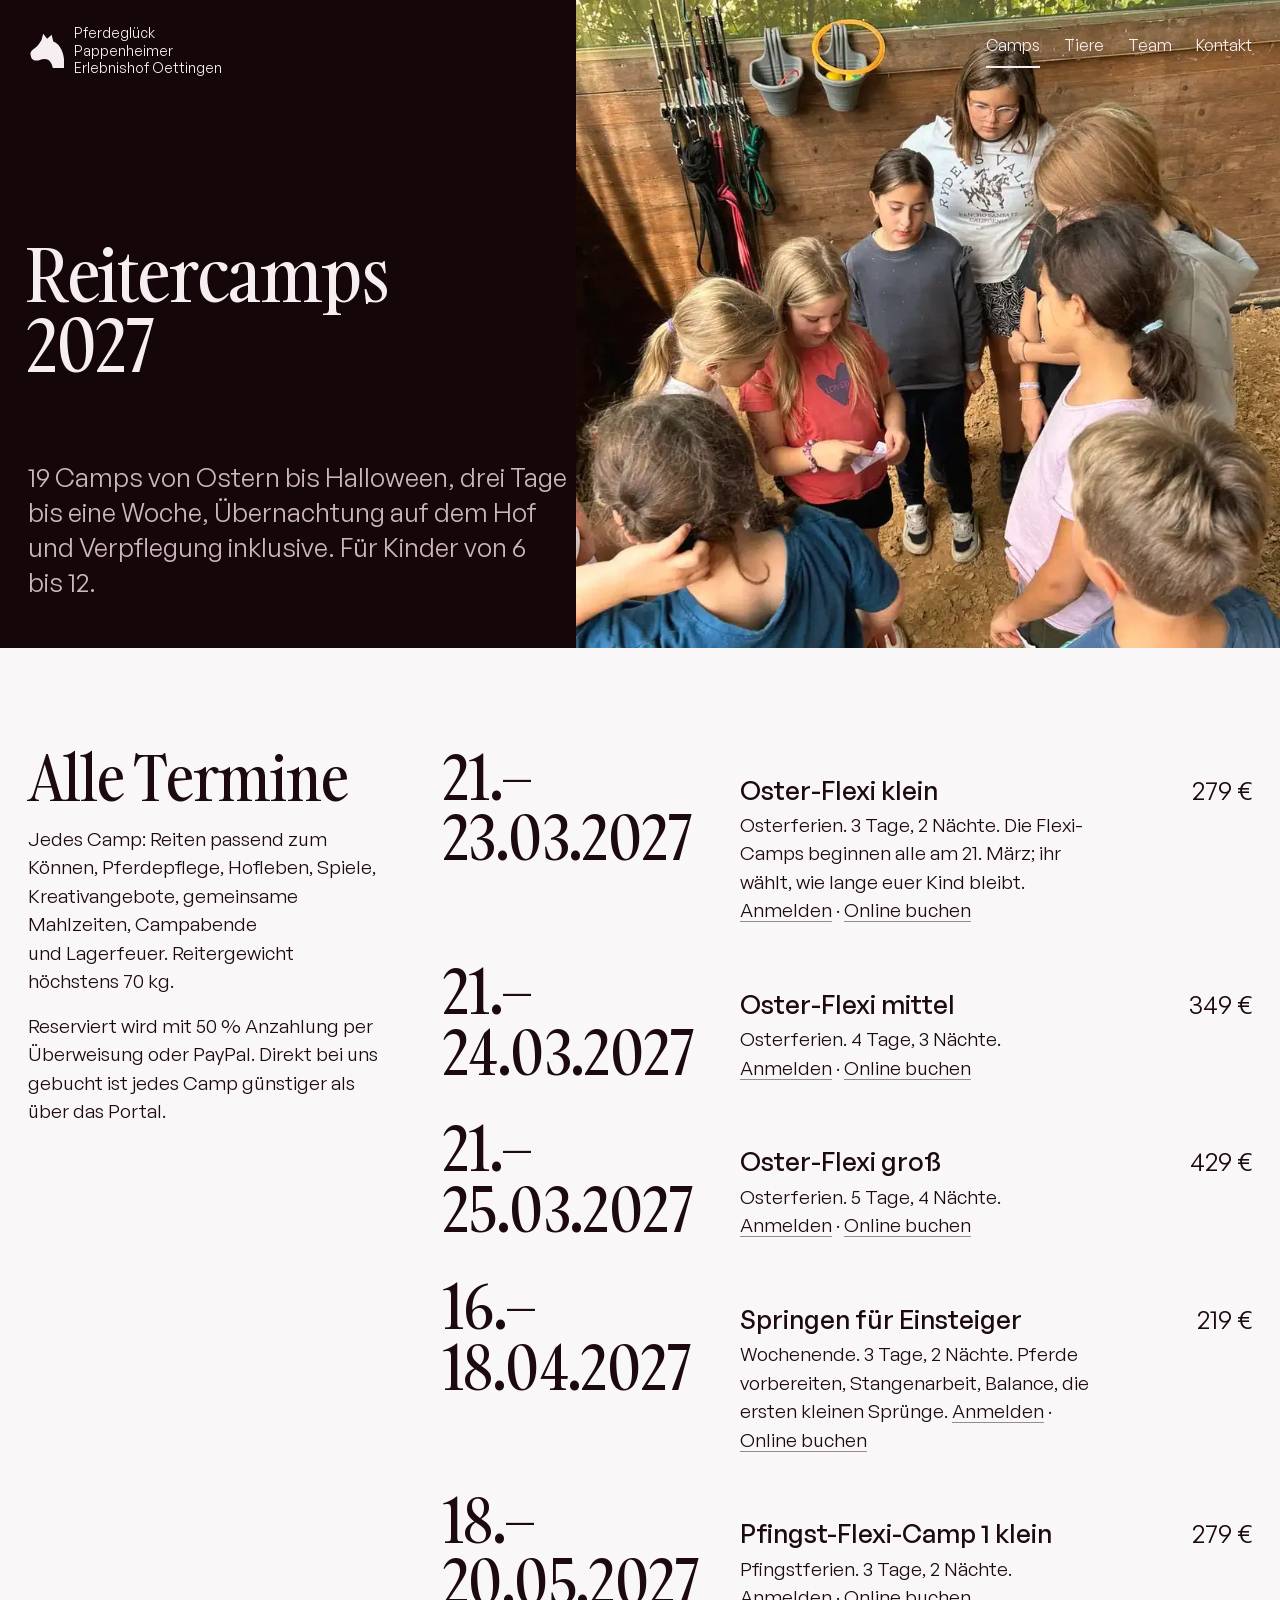
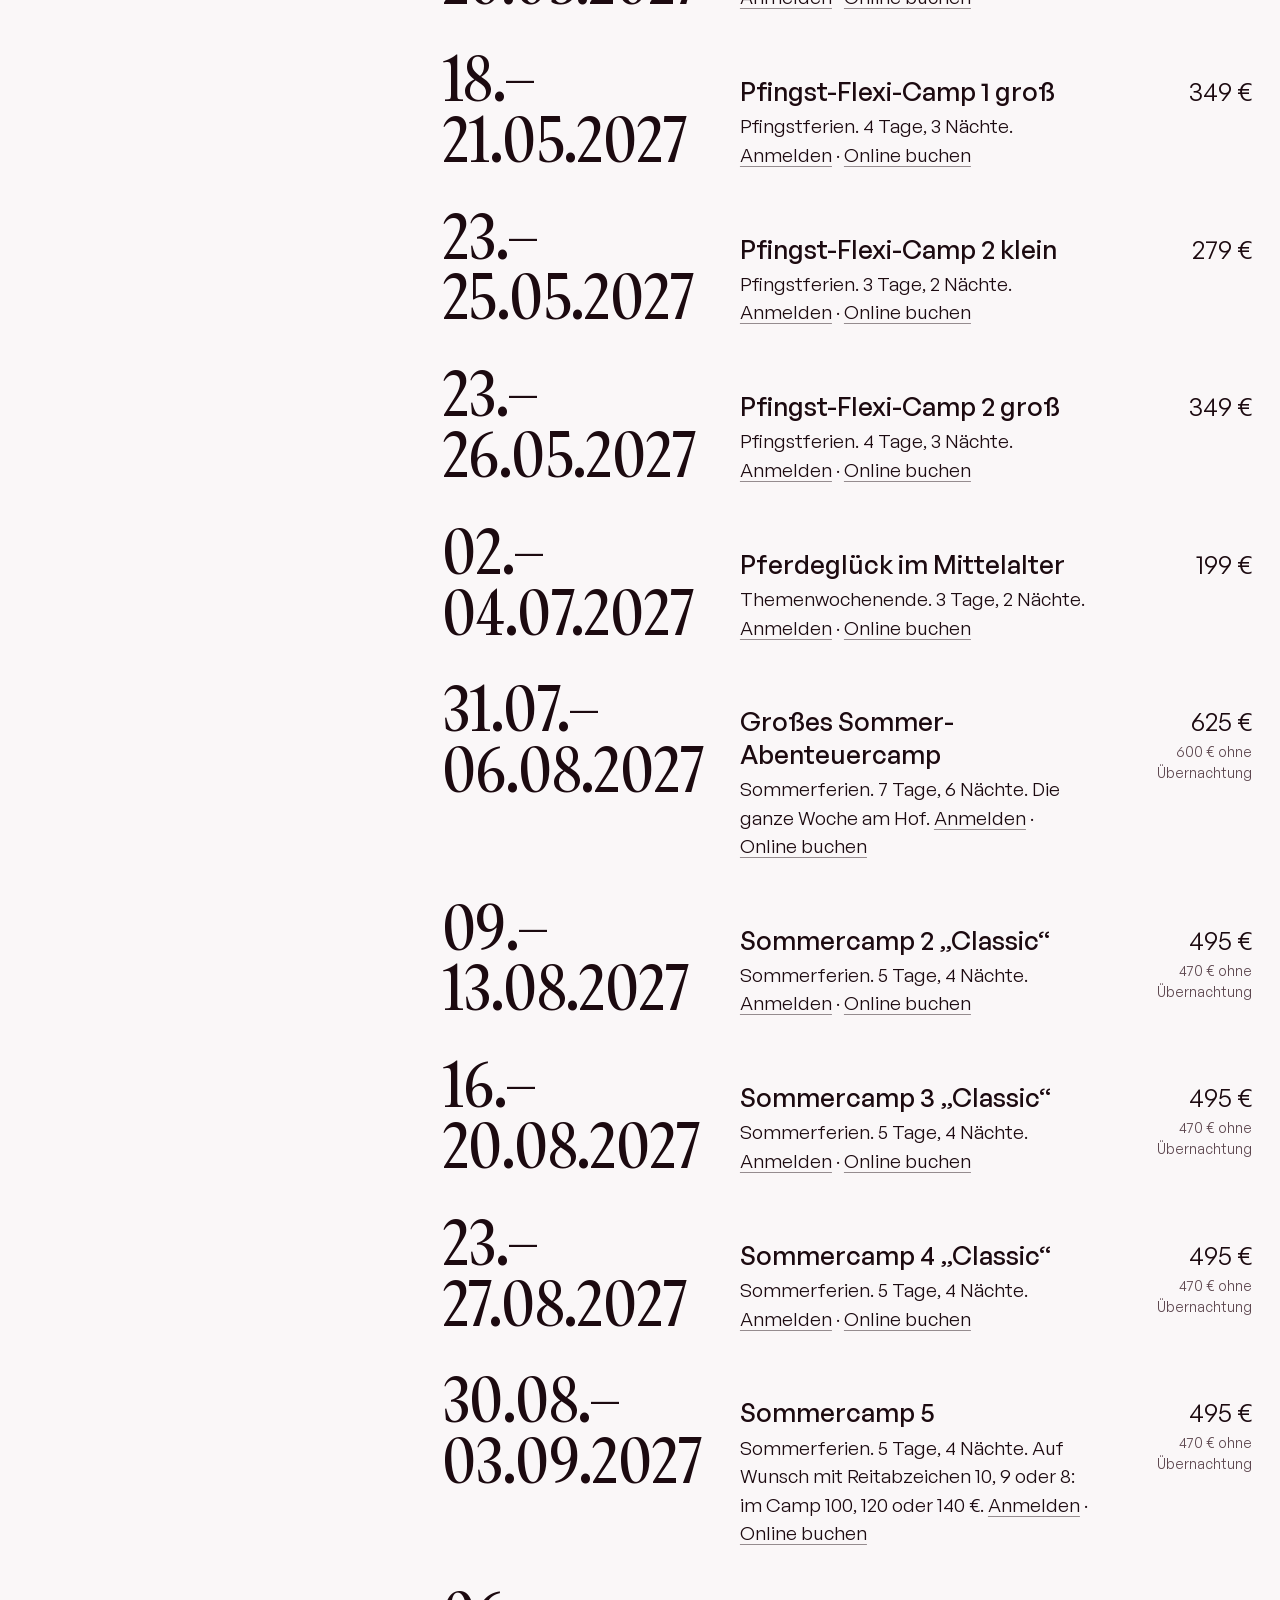
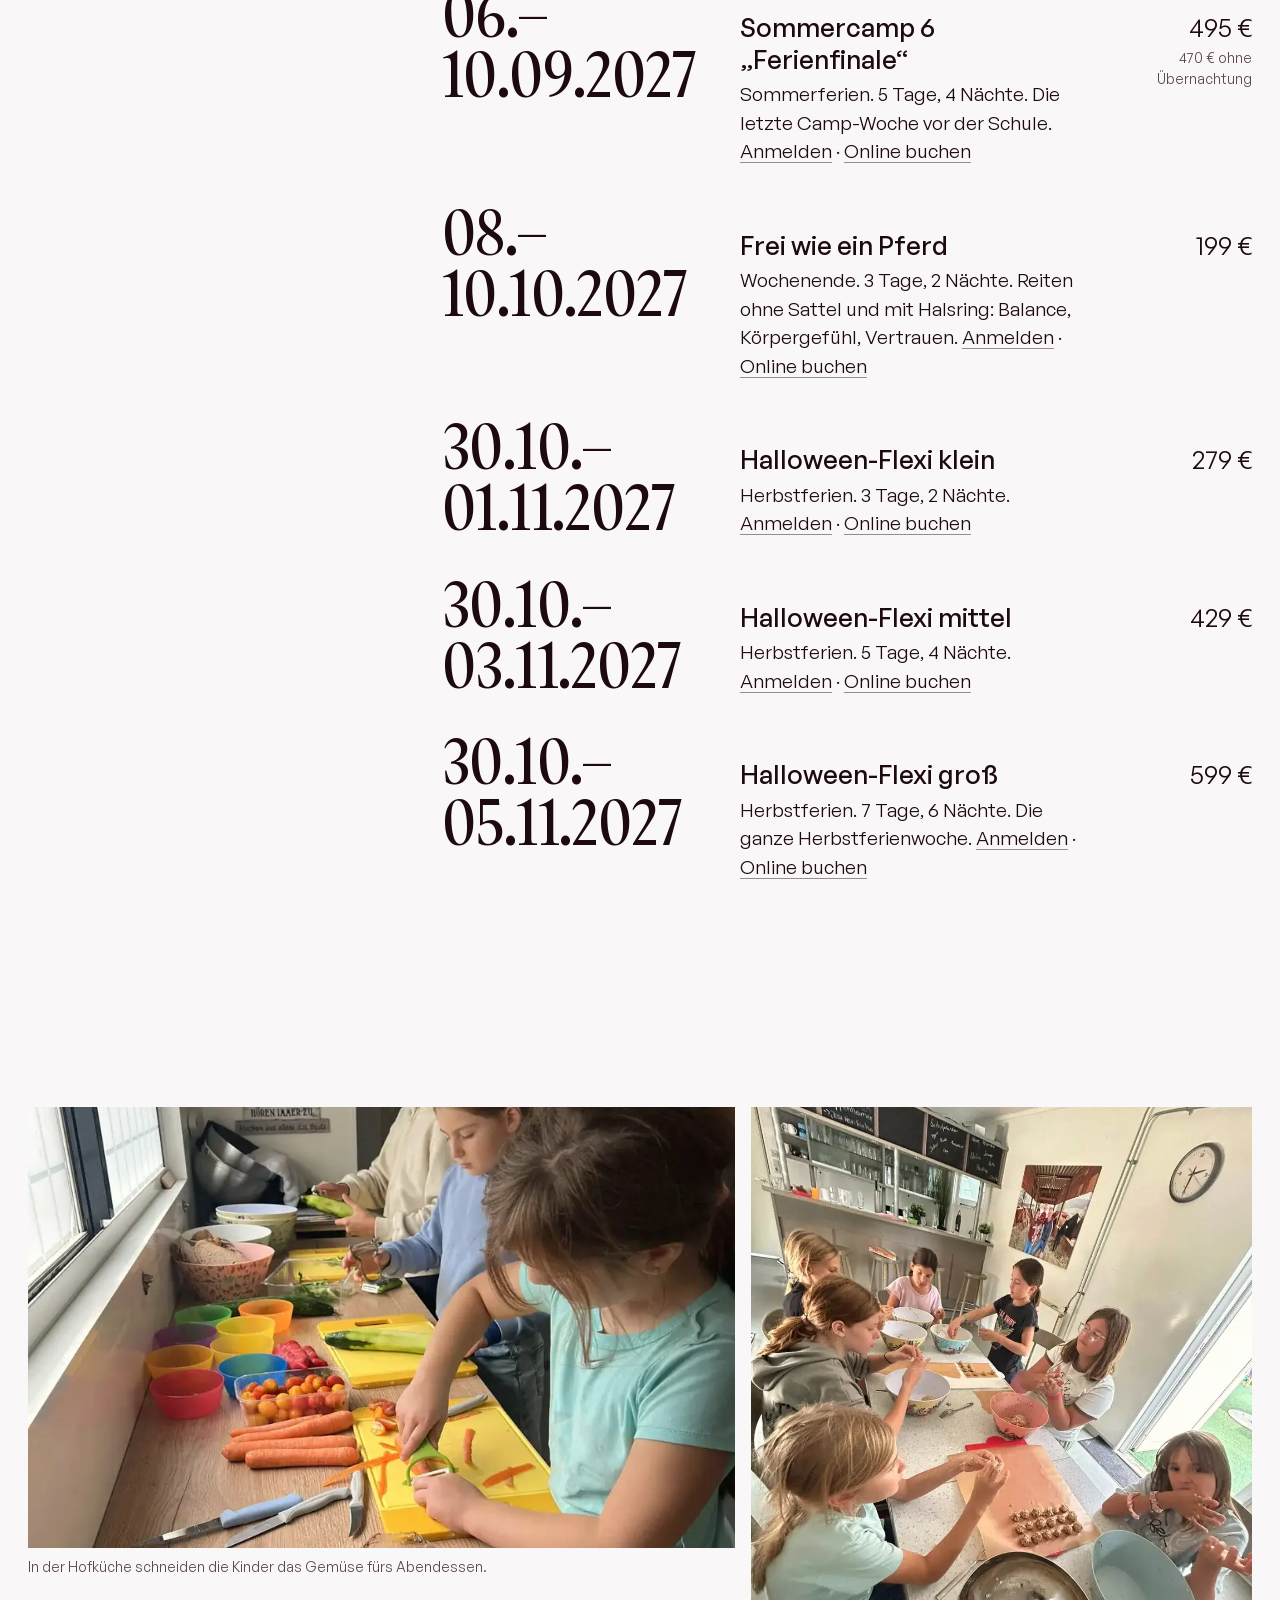
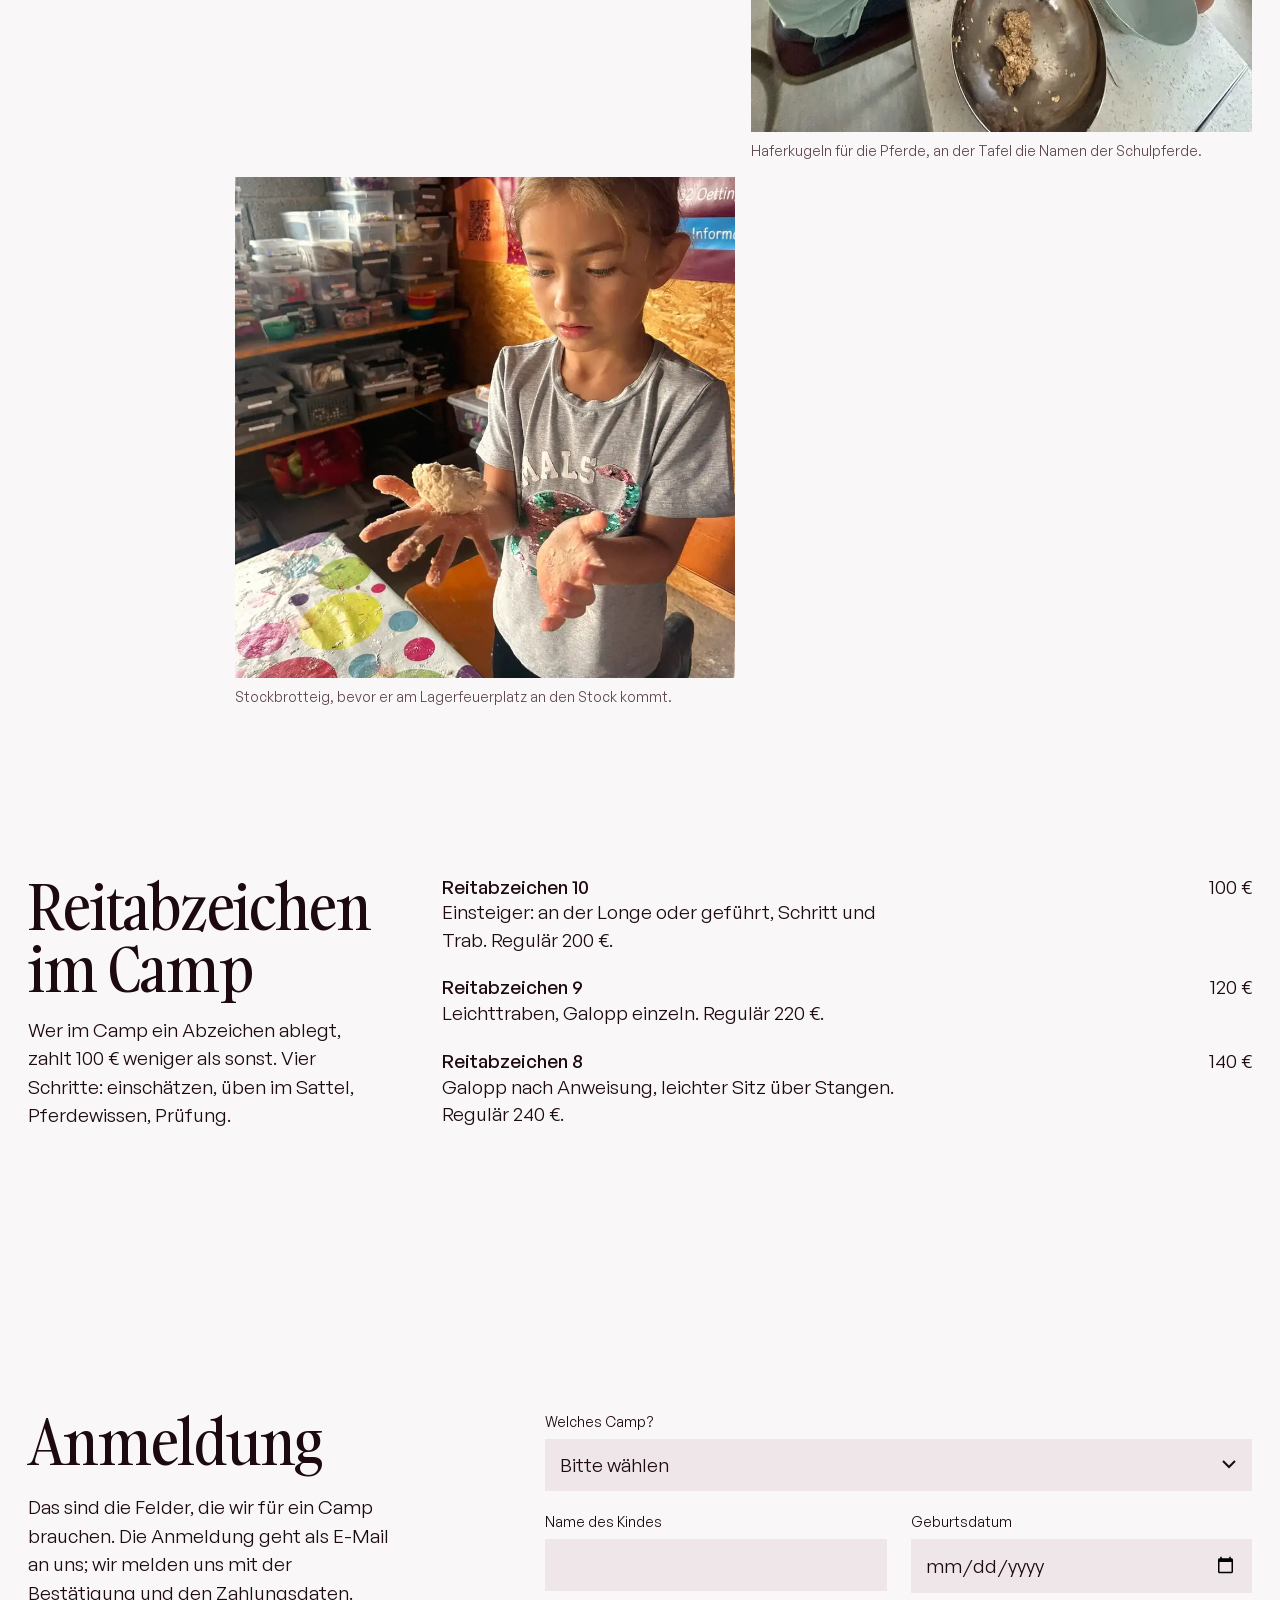
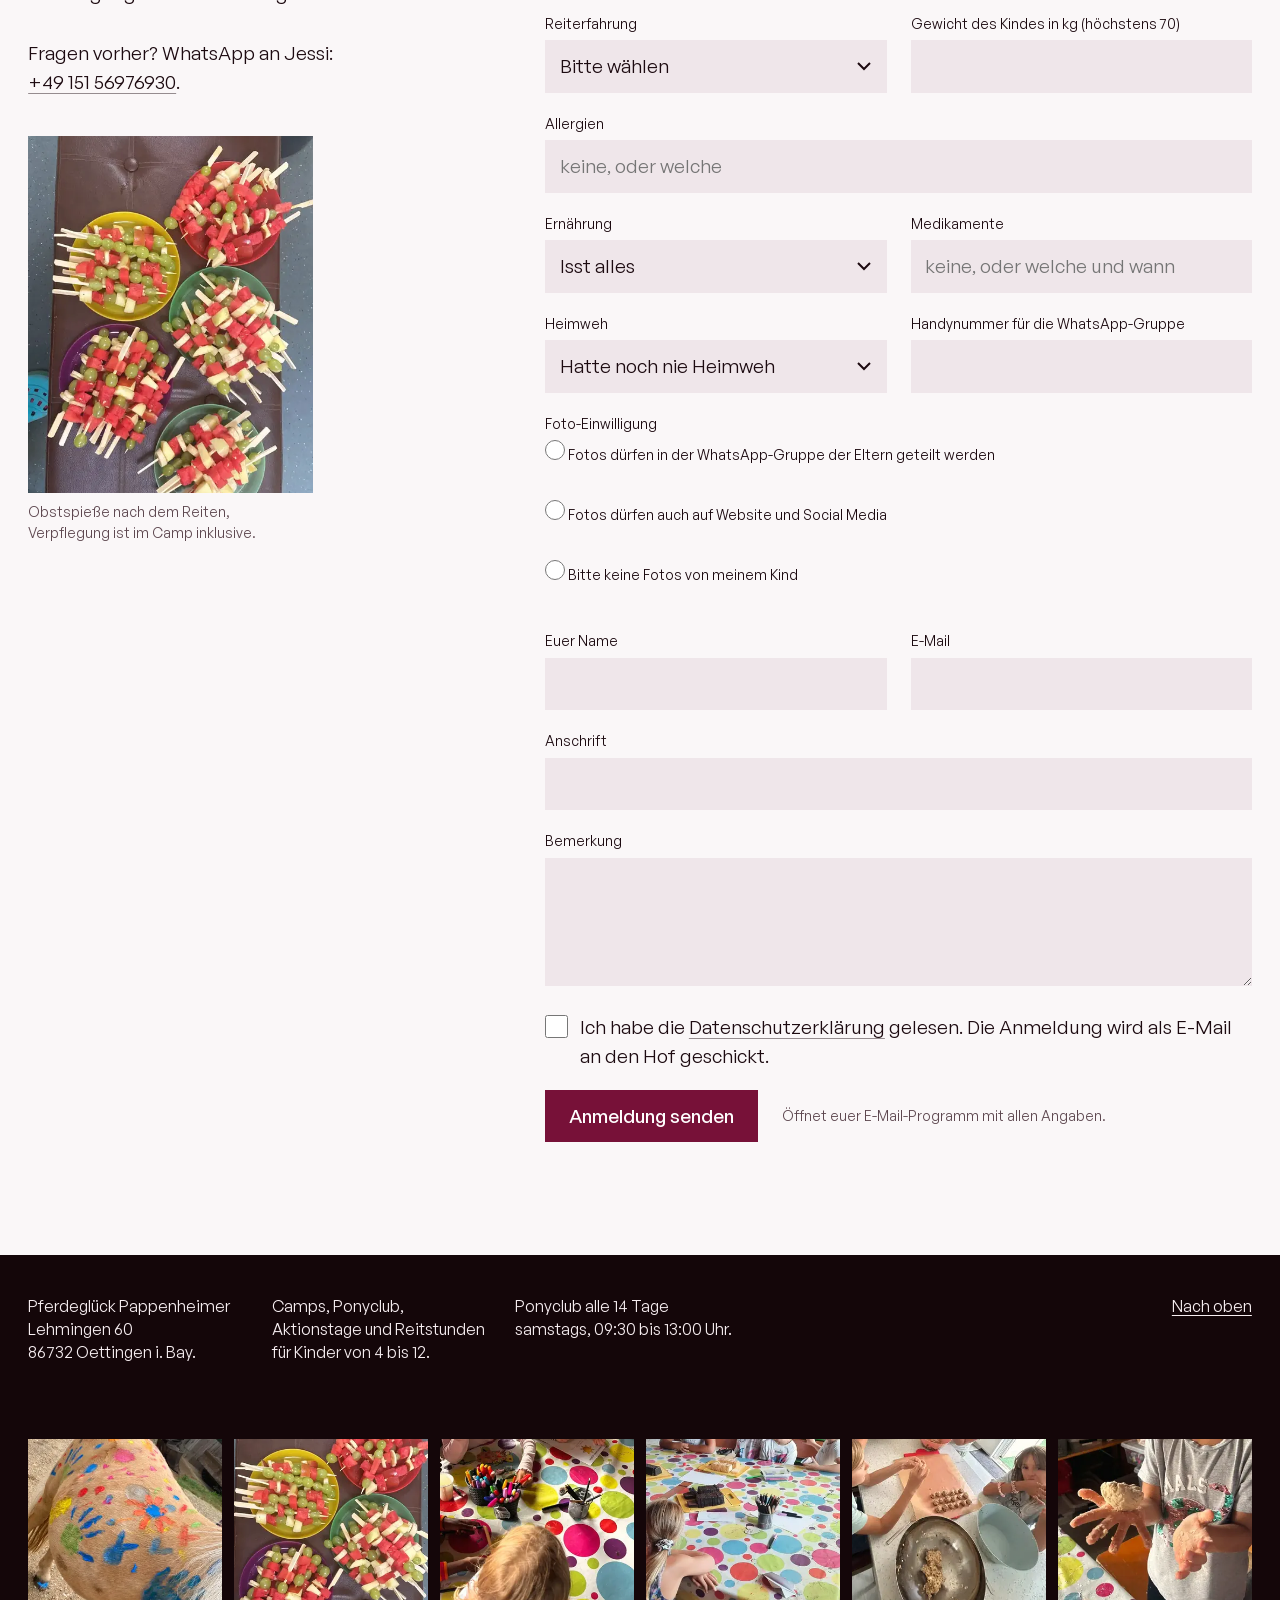
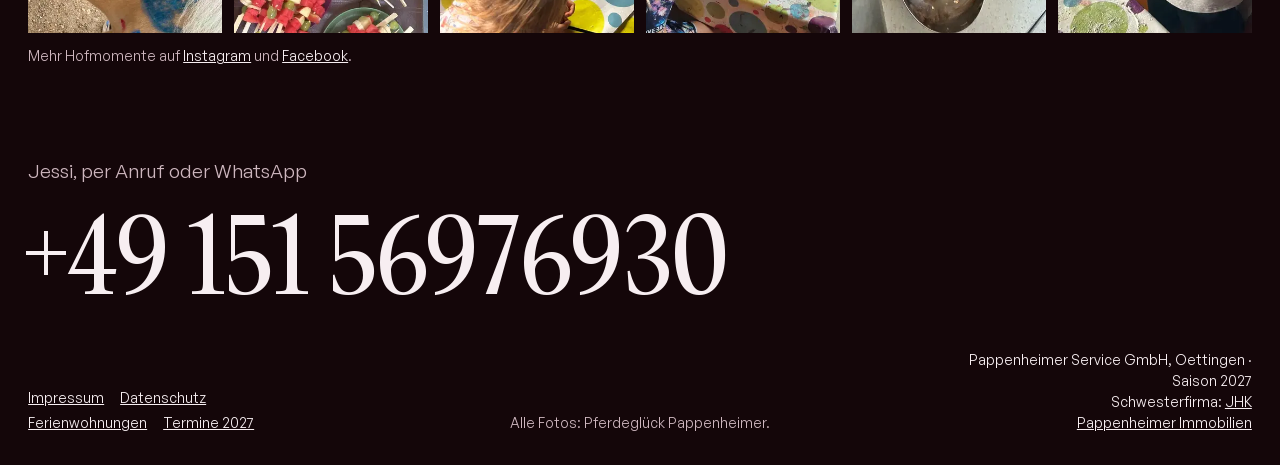
<file: camps.html>
<!doctype html>
<html lang="de">
<head>
<meta charset="utf-8">
<meta name="viewport" content="width=device-width, initial-scale=1">
<title>Reitercamps 2027 – Pferdeglück Pappenheimer</title>
<meta name="description" content="Alle 19 Reitercamps 2027 auf dem Erlebnishof in Oettingen: Termine, Dauer, Preise und die Anmeldung. Übernachtung und Verpflegung inklusive, für 6 bis 12 Jahre.">
<link rel="canonical" href="https://pferdeglueck-pappenheimer.de/camps.html">
<meta name="theme-color" content="#140609">
<meta property="og:type" content="website">
<meta property="og:title" content="Reitercamps 2027 – Pferdeglück Pappenheimer">
<meta property="og:description" content="Alle 19 Reitercamps 2027 auf dem Erlebnishof in Oettingen: Termine, Dauer, Preise und die Anmeldung. Übernachtung und Verpflegung inklusive, für 6 bis 12 Jahre.">
<meta property="og:url" content="https://pferdeglueck-pappenheimer.de/camps.html">
<meta property="og:image" content="https://pferdeglueck-pappenheimer.de/assets/img/og-image.jpg">
<meta property="og:locale" content="de_DE">
<link rel="icon" href="data:image/svg+xml,%3Csvg xmlns='http://www.w3.org/2000/svg' viewBox='0 0 64 64'%3E%3Crect width='64' height='64' fill='%23771138'/%3E%3Cpath transform='translate(8 6) scale(0.78)' fill='%23faf7f8' d='M5 42 C3 38 5 33 10 30 C16 26 20 21 24 14 L27 3 L34 12 L42 5 L45 17 C50 19 54 22 57 27 C61 33 63 40 64 48 L64 64 L44 64 C43 57 40 52 35 49 C30 47 25 48 20 50 C14 52 8 50 6 46 Z'/%3E%3C/svg%3E">
<link rel="preload" href="assets/fonts/gambarino-400.woff2" as="font" type="font/woff2" crossorigin>
<link rel="preload" href="assets/fonts/general-sans-400.woff2" as="font" type="font/woff2" crossorigin>
<link rel="stylesheet" href="styles.css">
<script>document.documentElement.classList.add('js')</script>
<script type="application/ld+json">
{ "@context": "https://schema.org", "@graph": [
  { "@type": "Event", "name": "Oster-Flexi klein – Reitercamp", "startDate": "2027-03-21", "endDate": "2027-03-23", "eventStatus": "https://schema.org/EventScheduled", "eventAttendanceMode": "https://schema.org/OfflineEventAttendanceMode", "image": "https://pferdeglueck-pappenheimer.de/assets/img/og-image.jpg", "location": { "@type": "Place", "name": "Pferdeglück Pappenheimer", "address": { "@type": "PostalAddress", "streetAddress": "Lehmingen 60", "postalCode": "86732", "addressLocality": "Oettingen i. Bay.", "addressCountry": "DE" } }, "offers": { "@type": "Offer", "price": "279", "priceCurrency": "EUR", "availability": "https://schema.org/InStock", "url": "https://pferdeglueck-pappenheimer.de/camps.html#anmeldung" } },
  { "@type": "Event", "name": "Oster-Flexi mittel – Reitercamp", "startDate": "2027-03-21", "endDate": "2027-03-24", "eventStatus": "https://schema.org/EventScheduled", "eventAttendanceMode": "https://schema.org/OfflineEventAttendanceMode", "image": "https://pferdeglueck-pappenheimer.de/assets/img/og-image.jpg", "location": { "@type": "Place", "name": "Pferdeglück Pappenheimer", "address": { "@type": "PostalAddress", "streetAddress": "Lehmingen 60", "postalCode": "86732", "addressLocality": "Oettingen i. Bay.", "addressCountry": "DE" } }, "offers": { "@type": "Offer", "price": "349", "priceCurrency": "EUR", "availability": "https://schema.org/InStock", "url": "https://pferdeglueck-pappenheimer.de/camps.html#anmeldung" } },
  { "@type": "Event", "name": "Oster-Flexi groß – Reitercamp", "startDate": "2027-03-21", "endDate": "2027-03-25", "eventStatus": "https://schema.org/EventScheduled", "eventAttendanceMode": "https://schema.org/OfflineEventAttendanceMode", "image": "https://pferdeglueck-pappenheimer.de/assets/img/og-image.jpg", "location": { "@type": "Place", "name": "Pferdeglück Pappenheimer", "address": { "@type": "PostalAddress", "streetAddress": "Lehmingen 60", "postalCode": "86732", "addressLocality": "Oettingen i. Bay.", "addressCountry": "DE" } }, "offers": { "@type": "Offer", "price": "429", "priceCurrency": "EUR", "availability": "https://schema.org/InStock", "url": "https://pferdeglueck-pappenheimer.de/camps.html#anmeldung" } },
  { "@type": "Event", "name": "Springen für Einsteiger – Reitercamp", "startDate": "2027-04-16", "endDate": "2027-04-18", "eventStatus": "https://schema.org/EventScheduled", "eventAttendanceMode": "https://schema.org/OfflineEventAttendanceMode", "image": "https://pferdeglueck-pappenheimer.de/assets/img/og-image.jpg", "location": { "@type": "Place", "name": "Pferdeglück Pappenheimer", "address": { "@type": "PostalAddress", "streetAddress": "Lehmingen 60", "postalCode": "86732", "addressLocality": "Oettingen i. Bay.", "addressCountry": "DE" } }, "offers": { "@type": "Offer", "price": "219", "priceCurrency": "EUR", "availability": "https://schema.org/InStock", "url": "https://pferdeglueck-pappenheimer.de/camps.html#anmeldung" } },
  { "@type": "Event", "name": "Pfingst-Flexi-Camp 1 klein – Reitercamp", "startDate": "2027-05-18", "endDate": "2027-05-20", "eventStatus": "https://schema.org/EventScheduled", "eventAttendanceMode": "https://schema.org/OfflineEventAttendanceMode", "image": "https://pferdeglueck-pappenheimer.de/assets/img/og-image.jpg", "location": { "@type": "Place", "name": "Pferdeglück Pappenheimer", "address": { "@type": "PostalAddress", "streetAddress": "Lehmingen 60", "postalCode": "86732", "addressLocality": "Oettingen i. Bay.", "addressCountry": "DE" } }, "offers": { "@type": "Offer", "price": "279", "priceCurrency": "EUR", "availability": "https://schema.org/InStock", "url": "https://pferdeglueck-pappenheimer.de/camps.html#anmeldung" } },
  { "@type": "Event", "name": "Pfingst-Flexi-Camp 1 groß – Reitercamp", "startDate": "2027-05-18", "endDate": "2027-05-21", "eventStatus": "https://schema.org/EventScheduled", "eventAttendanceMode": "https://schema.org/OfflineEventAttendanceMode", "image": "https://pferdeglueck-pappenheimer.de/assets/img/og-image.jpg", "location": { "@type": "Place", "name": "Pferdeglück Pappenheimer", "address": { "@type": "PostalAddress", "streetAddress": "Lehmingen 60", "postalCode": "86732", "addressLocality": "Oettingen i. Bay.", "addressCountry": "DE" } }, "offers": { "@type": "Offer", "price": "349", "priceCurrency": "EUR", "availability": "https://schema.org/InStock", "url": "https://pferdeglueck-pappenheimer.de/camps.html#anmeldung" } },
  { "@type": "Event", "name": "Pfingst-Flexi-Camp 2 klein – Reitercamp", "startDate": "2027-05-23", "endDate": "2027-05-25", "eventStatus": "https://schema.org/EventScheduled", "eventAttendanceMode": "https://schema.org/OfflineEventAttendanceMode", "image": "https://pferdeglueck-pappenheimer.de/assets/img/og-image.jpg", "location": { "@type": "Place", "name": "Pferdeglück Pappenheimer", "address": { "@type": "PostalAddress", "streetAddress": "Lehmingen 60", "postalCode": "86732", "addressLocality": "Oettingen i. Bay.", "addressCountry": "DE" } }, "offers": { "@type": "Offer", "price": "279", "priceCurrency": "EUR", "availability": "https://schema.org/InStock", "url": "https://pferdeglueck-pappenheimer.de/camps.html#anmeldung" } },
  { "@type": "Event", "name": "Pfingst-Flexi-Camp 2 groß – Reitercamp", "startDate": "2027-05-23", "endDate": "2027-05-26", "eventStatus": "https://schema.org/EventScheduled", "eventAttendanceMode": "https://schema.org/OfflineEventAttendanceMode", "image": "https://pferdeglueck-pappenheimer.de/assets/img/og-image.jpg", "location": { "@type": "Place", "name": "Pferdeglück Pappenheimer", "address": { "@type": "PostalAddress", "streetAddress": "Lehmingen 60", "postalCode": "86732", "addressLocality": "Oettingen i. Bay.", "addressCountry": "DE" } }, "offers": { "@type": "Offer", "price": "349", "priceCurrency": "EUR", "availability": "https://schema.org/InStock", "url": "https://pferdeglueck-pappenheimer.de/camps.html#anmeldung" } },
  { "@type": "Event", "name": "Pferdeglück im Mittelalter – Reitercamp", "startDate": "2027-07-02", "endDate": "2027-07-04", "eventStatus": "https://schema.org/EventScheduled", "eventAttendanceMode": "https://schema.org/OfflineEventAttendanceMode", "image": "https://pferdeglueck-pappenheimer.de/assets/img/og-image.jpg", "location": { "@type": "Place", "name": "Pferdeglück Pappenheimer", "address": { "@type": "PostalAddress", "streetAddress": "Lehmingen 60", "postalCode": "86732", "addressLocality": "Oettingen i. Bay.", "addressCountry": "DE" } }, "offers": { "@type": "Offer", "price": "199", "priceCurrency": "EUR", "availability": "https://schema.org/InStock", "url": "https://pferdeglueck-pappenheimer.de/camps.html#anmeldung" } },
  { "@type": "Event", "name": "Großes Sommer-Abenteuercamp – Reitercamp", "startDate": "2027-07-31", "endDate": "2027-08-06", "eventStatus": "https://schema.org/EventScheduled", "eventAttendanceMode": "https://schema.org/OfflineEventAttendanceMode", "image": "https://pferdeglueck-pappenheimer.de/assets/img/og-image.jpg", "location": { "@type": "Place", "name": "Pferdeglück Pappenheimer", "address": { "@type": "PostalAddress", "streetAddress": "Lehmingen 60", "postalCode": "86732", "addressLocality": "Oettingen i. Bay.", "addressCountry": "DE" } }, "offers": { "@type": "Offer", "price": "625", "priceCurrency": "EUR", "availability": "https://schema.org/InStock", "url": "https://pferdeglueck-pappenheimer.de/camps.html#anmeldung" } },
  { "@type": "Event", "name": "Sommercamp 2 „Classic“ – Reitercamp", "startDate": "2027-08-09", "endDate": "2027-08-13", "eventStatus": "https://schema.org/EventScheduled", "eventAttendanceMode": "https://schema.org/OfflineEventAttendanceMode", "image": "https://pferdeglueck-pappenheimer.de/assets/img/og-image.jpg", "location": { "@type": "Place", "name": "Pferdeglück Pappenheimer", "address": { "@type": "PostalAddress", "streetAddress": "Lehmingen 60", "postalCode": "86732", "addressLocality": "Oettingen i. Bay.", "addressCountry": "DE" } }, "offers": { "@type": "Offer", "price": "495", "priceCurrency": "EUR", "availability": "https://schema.org/InStock", "url": "https://pferdeglueck-pappenheimer.de/camps.html#anmeldung" } },
  { "@type": "Event", "name": "Sommercamp 3 „Classic“ – Reitercamp", "startDate": "2027-08-16", "endDate": "2027-08-20", "eventStatus": "https://schema.org/EventScheduled", "eventAttendanceMode": "https://schema.org/OfflineEventAttendanceMode", "image": "https://pferdeglueck-pappenheimer.de/assets/img/og-image.jpg", "location": { "@type": "Place", "name": "Pferdeglück Pappenheimer", "address": { "@type": "PostalAddress", "streetAddress": "Lehmingen 60", "postalCode": "86732", "addressLocality": "Oettingen i. Bay.", "addressCountry": "DE" } }, "offers": { "@type": "Offer", "price": "495", "priceCurrency": "EUR", "availability": "https://schema.org/InStock", "url": "https://pferdeglueck-pappenheimer.de/camps.html#anmeldung" } },
  { "@type": "Event", "name": "Sommercamp 4 „Classic“ – Reitercamp", "startDate": "2027-08-23", "endDate": "2027-08-27", "eventStatus": "https://schema.org/EventScheduled", "eventAttendanceMode": "https://schema.org/OfflineEventAttendanceMode", "image": "https://pferdeglueck-pappenheimer.de/assets/img/og-image.jpg", "location": { "@type": "Place", "name": "Pferdeglück Pappenheimer", "address": { "@type": "PostalAddress", "streetAddress": "Lehmingen 60", "postalCode": "86732", "addressLocality": "Oettingen i. Bay.", "addressCountry": "DE" } }, "offers": { "@type": "Offer", "price": "495", "priceCurrency": "EUR", "availability": "https://schema.org/InStock", "url": "https://pferdeglueck-pappenheimer.de/camps.html#anmeldung" } },
  { "@type": "Event", "name": "Sommercamp 5 – Reitercamp", "startDate": "2027-08-30", "endDate": "2027-09-03", "eventStatus": "https://schema.org/EventScheduled", "eventAttendanceMode": "https://schema.org/OfflineEventAttendanceMode", "image": "https://pferdeglueck-pappenheimer.de/assets/img/og-image.jpg", "location": { "@type": "Place", "name": "Pferdeglück Pappenheimer", "address": { "@type": "PostalAddress", "streetAddress": "Lehmingen 60", "postalCode": "86732", "addressLocality": "Oettingen i. Bay.", "addressCountry": "DE" } }, "offers": { "@type": "Offer", "price": "495", "priceCurrency": "EUR", "availability": "https://schema.org/InStock", "url": "https://pferdeglueck-pappenheimer.de/camps.html#anmeldung" } },
  { "@type": "Event", "name": "Sommercamp 6 „Ferienfinale“ – Reitercamp", "startDate": "2027-09-06", "endDate": "2027-09-10", "eventStatus": "https://schema.org/EventScheduled", "eventAttendanceMode": "https://schema.org/OfflineEventAttendanceMode", "image": "https://pferdeglueck-pappenheimer.de/assets/img/og-image.jpg", "location": { "@type": "Place", "name": "Pferdeglück Pappenheimer", "address": { "@type": "PostalAddress", "streetAddress": "Lehmingen 60", "postalCode": "86732", "addressLocality": "Oettingen i. Bay.", "addressCountry": "DE" } }, "offers": { "@type": "Offer", "price": "495", "priceCurrency": "EUR", "availability": "https://schema.org/InStock", "url": "https://pferdeglueck-pappenheimer.de/camps.html#anmeldung" } },
  { "@type": "Event", "name": "Frei wie ein Pferd – Reitercamp", "startDate": "2027-10-08", "endDate": "2027-10-10", "eventStatus": "https://schema.org/EventScheduled", "eventAttendanceMode": "https://schema.org/OfflineEventAttendanceMode", "image": "https://pferdeglueck-pappenheimer.de/assets/img/og-image.jpg", "location": { "@type": "Place", "name": "Pferdeglück Pappenheimer", "address": { "@type": "PostalAddress", "streetAddress": "Lehmingen 60", "postalCode": "86732", "addressLocality": "Oettingen i. Bay.", "addressCountry": "DE" } }, "offers": { "@type": "Offer", "price": "199", "priceCurrency": "EUR", "availability": "https://schema.org/InStock", "url": "https://pferdeglueck-pappenheimer.de/camps.html#anmeldung" } },
  { "@type": "Event", "name": "Halloween-Flexi klein – Reitercamp", "startDate": "2027-10-30", "endDate": "2027-11-01", "eventStatus": "https://schema.org/EventScheduled", "eventAttendanceMode": "https://schema.org/OfflineEventAttendanceMode", "image": "https://pferdeglueck-pappenheimer.de/assets/img/og-image.jpg", "location": { "@type": "Place", "name": "Pferdeglück Pappenheimer", "address": { "@type": "PostalAddress", "streetAddress": "Lehmingen 60", "postalCode": "86732", "addressLocality": "Oettingen i. Bay.", "addressCountry": "DE" } }, "offers": { "@type": "Offer", "price": "279", "priceCurrency": "EUR", "availability": "https://schema.org/InStock", "url": "https://pferdeglueck-pappenheimer.de/camps.html#anmeldung" } },
  { "@type": "Event", "name": "Halloween-Flexi mittel – Reitercamp", "startDate": "2027-10-30", "endDate": "2027-11-03", "eventStatus": "https://schema.org/EventScheduled", "eventAttendanceMode": "https://schema.org/OfflineEventAttendanceMode", "image": "https://pferdeglueck-pappenheimer.de/assets/img/og-image.jpg", "location": { "@type": "Place", "name": "Pferdeglück Pappenheimer", "address": { "@type": "PostalAddress", "streetAddress": "Lehmingen 60", "postalCode": "86732", "addressLocality": "Oettingen i. Bay.", "addressCountry": "DE" } }, "offers": { "@type": "Offer", "price": "429", "priceCurrency": "EUR", "availability": "https://schema.org/InStock", "url": "https://pferdeglueck-pappenheimer.de/camps.html#anmeldung" } },
  { "@type": "Event", "name": "Halloween-Flexi groß – Reitercamp", "startDate": "2027-10-30", "endDate": "2027-11-05", "eventStatus": "https://schema.org/EventScheduled", "eventAttendanceMode": "https://schema.org/OfflineEventAttendanceMode", "image": "https://pferdeglueck-pappenheimer.de/assets/img/og-image.jpg", "location": { "@type": "Place", "name": "Pferdeglück Pappenheimer", "address": { "@type": "PostalAddress", "streetAddress": "Lehmingen 60", "postalCode": "86732", "addressLocality": "Oettingen i. Bay.", "addressCountry": "DE" } }, "offers": { "@type": "Offer", "price": "599", "priceCurrency": "EUR", "availability": "https://schema.org/InStock", "url": "https://pferdeglueck-pappenheimer.de/camps.html#anmeldung" } }
] }
</script>
</head>
<body>
<a class="skip" href="#inhalt">Zum Inhalt springen</a>
<svg width="0" height="0" style="position:absolute" aria-hidden="true"><symbol id="horse" viewBox="0 0 64 64"><path d="M5 42 C3 38 5 33 10 30 C16 26 20 21 24 14 L27 3 L34 12 L42 5 L45 17 C50 19 54 22 57 27 C61 33 63 40 64 48 L64 64 L44 64 C43 57 40 52 35 49 C30 47 25 48 20 50 C14 52 8 50 6 46 Z"/></symbol></svg>
<section class="sub sub--photo sub--portrait" id="oben">
  <figure class="sub__pic" style="--pos: 50% 45%;"><img src="assets/img/raetsel-rallye-1200.webp" srcset="assets/img/raetsel-rallye-480.webp 480w, assets/img/raetsel-rallye-900.webp 900w, assets/img/raetsel-rallye-1200.webp 1200w" sizes="(max-width: 768px) 100vw, 55vw" width="1200" height="1600" fetchpriority="high" decoding="async" alt="Eine Kindergruppe steht im Kreis im Unterstand und liest den nächsten Hinweis der Rallye"></figure>
  <header class="top">
    <a class="mark" href="index.html" aria-label="Pferdeglück Pappenheimer, Startseite"><svg aria-hidden="true"><use href="#horse"/></svg><span class="mark__name"><span>Pferdeglück</span><span>Pappenheimer</span><span>Erlebnishof Oettingen</span></span></a>
    <nav aria-label="Hauptnavigation">
      <div class="top__links"><a href="camps.html" aria-current="page">Camps</a><a href="tiere.html">Tiere</a><a href="team.html">Team</a><a href="index.html#kontakt">Kontakt</a></div>
      <button class="top__menu" type="button" data-menu-open aria-controls="menu" aria-expanded="false">Menü</button>
    </nav>
  </header>
  <h1>Reitercamps<br>2027</h1>
  <p>19 Camps von Ostern bis Halloween, drei Tage bis eine Woche, Übernachtung auf dem Hof und Verpflegung inklusive. Für Kinder von 6 bis 12.</p>
</section>
<div class="bar" data-bar>
  <a class="mark" href="index.html"><svg aria-hidden="true"><use href="#horse"/></svg><span class="mark__name"><span>Pferdeglück Pappenheimer</span></span></a>
  <nav class="bar__links" aria-label="Schnellnavigation"><a href="index.html#termine">Termine 2027</a><a href="camps.html">Camps</a><a href="index.html#fragen">Fragen</a><a class="button" href="index.html#anfrage">Anfragen</a></nav>
</div>
<div class="menu is-closed" id="menu" hidden>
  <div class="menu__top"><span>Pferdeglück Pappenheimer</span><button class="menu__close" type="button" data-menu-close>Schließen</button></div>
  <nav class="menu__list" aria-label="Menü">
    <a href="index.html#angebote">Angebote</a>
    <a href="index.html#termine">Termine 2027</a>
    <a href="camps.html">Camps</a>
    <a href="tiere.html">Tiere</a>
    <a href="team.html">Team &amp; Hof</a>
    <a href="index.html#fragen">Fragen</a>
    <a href="index.html#kontakt">Kontakt</a>
  </nav>
  <p class="menu__foot">Jessi per WhatsApp: <a href="tel:+4915156976930">+49&nbsp;151&nbsp;56976930</a> · <a href="impressum.html">Impressum</a> · <a href="datenschutz.html">Datenschutz</a></p>
</div>

<main id="inhalt">

<section class="page" aria-labelledby="camps-h">
  <div class="page__grid">
    <div class="page__aside">
      <h2 class="head" id="camps-h" data-reveal>Alle Termine</h2>
      <p data-reveal style="--i:1">Jedes Camp: Reiten passend zum Können, Pferdepflege, Hofleben, Spiele, Kreativangebote, gemeinsame Mahlzeiten, Campabende und Lagerfeuer. Reitergewicht höchstens 70&nbsp;kg.</p>
      <p data-reveal style="--i:2">Reserviert wird mit 50&nbsp;% Anzahlung per Überweisung oder PayPal. Direkt bei uns gebucht ist jedes Camp günstiger als über das Portal.</p>
    </div>
    <ol class="camps page__main">
      <li class="camp" data-reveal>
        <p class="camp__date">21.–23.03.2027</p>
        <div><p class="camp__name">Oster-Flexi klein</p><p class="camp__text">Osterferien. 3 Tage, 2 Nächte. Die Flexi-Camps beginnen alle am 21. März; ihr wählt, wie lange euer Kind bleibt. <a class="link" href="#anmeldung" data-camp="Oster-Flexi klein, 21.–23.03.2027">Anmelden</a> · <a class="link" href="https://event-buddy.de/o/pferdeglueck" rel="noopener">Online buchen</a></p></div>
        <p class="camp__price">279 €</p>
      </li>
      <li class="camp" data-reveal>
        <p class="camp__date">21.–24.03.2027</p>
        <div><p class="camp__name">Oster-Flexi mittel</p><p class="camp__text">Osterferien. 4 Tage, 3 Nächte. <a class="link" href="#anmeldung" data-camp="Oster-Flexi mittel, 21.–24.03.2027">Anmelden</a> · <a class="link" href="https://event-buddy.de/o/pferdeglueck" rel="noopener">Online buchen</a></p></div>
        <p class="camp__price">349 €</p>
      </li>
      <li class="camp" data-reveal>
        <p class="camp__date">21.–25.03.2027</p>
        <div><p class="camp__name">Oster-Flexi groß</p><p class="camp__text">Osterferien. 5 Tage, 4 Nächte. <a class="link" href="#anmeldung" data-camp="Oster-Flexi groß, 21.–25.03.2027">Anmelden</a> · <a class="link" href="https://event-buddy.de/o/pferdeglueck" rel="noopener">Online buchen</a></p></div>
        <p class="camp__price">429 €</p>
      </li>
      <li class="camp" data-reveal>
        <p class="camp__date">16.–18.04.2027</p>
        <div><p class="camp__name">Springen für Einsteiger</p><p class="camp__text">Wochenende. 3 Tage, 2 Nächte. Pferde vorbereiten, Stangenarbeit, Balance, die ersten kleinen Sprünge. <a class="link" href="#anmeldung" data-camp="Springen für Einsteiger, 16.–18.04.2027">Anmelden</a> · <a class="link" href="https://event-buddy.de/o/pferdeglueck" rel="noopener">Online buchen</a></p></div>
        <p class="camp__price">219 €</p>
      </li>
      <li class="camp" data-reveal>
        <p class="camp__date">18.–20.05.2027</p>
        <div><p class="camp__name">Pfingst-Flexi-Camp 1 klein</p><p class="camp__text">Pfingstferien. 3 Tage, 2 Nächte. <a class="link" href="#anmeldung" data-camp="Pfingst-Flexi-Camp 1 klein, 18.–20.05.2027">Anmelden</a> · <a class="link" href="https://event-buddy.de/o/pferdeglueck" rel="noopener">Online buchen</a></p></div>
        <p class="camp__price">279 €</p>
      </li>
      <li class="camp" data-reveal>
        <p class="camp__date">18.–21.05.2027</p>
        <div><p class="camp__name">Pfingst-Flexi-Camp 1 groß</p><p class="camp__text">Pfingstferien. 4 Tage, 3 Nächte. <a class="link" href="#anmeldung" data-camp="Pfingst-Flexi-Camp 1 groß, 18.–21.05.2027">Anmelden</a> · <a class="link" href="https://event-buddy.de/o/pferdeglueck" rel="noopener">Online buchen</a></p></div>
        <p class="camp__price">349 €</p>
      </li>
      <li class="camp" data-reveal>
        <p class="camp__date">23.–25.05.2027</p>
        <div><p class="camp__name">Pfingst-Flexi-Camp 2 klein</p><p class="camp__text">Pfingstferien. 3 Tage, 2 Nächte. <a class="link" href="#anmeldung" data-camp="Pfingst-Flexi-Camp 2 klein, 23.–25.05.2027">Anmelden</a> · <a class="link" href="https://event-buddy.de/o/pferdeglueck" rel="noopener">Online buchen</a></p></div>
        <p class="camp__price">279 €</p>
      </li>
      <li class="camp" data-reveal>
        <p class="camp__date">23.–26.05.2027</p>
        <div><p class="camp__name">Pfingst-Flexi-Camp 2 groß</p><p class="camp__text">Pfingstferien. 4 Tage, 3 Nächte. <a class="link" href="#anmeldung" data-camp="Pfingst-Flexi-Camp 2 groß, 23.–26.05.2027">Anmelden</a> · <a class="link" href="https://event-buddy.de/o/pferdeglueck" rel="noopener">Online buchen</a></p></div>
        <p class="camp__price">349 €</p>
      </li>
      <li class="camp" data-reveal>
        <p class="camp__date">02.–04.07.2027</p>
        <div><p class="camp__name">Pferdeglück im Mittelalter</p><p class="camp__text">Themenwochenende. 3 Tage, 2 Nächte. <a class="link" href="#anmeldung" data-camp="Pferdeglück im Mittelalter, 02.–04.07.2027">Anmelden</a> · <a class="link" href="https://event-buddy.de/o/pferdeglueck" rel="noopener">Online buchen</a></p></div>
        <p class="camp__price">199 €</p>
      </li>
      <li class="camp" data-reveal>
        <p class="camp__date">31.07.–06.08.2027</p>
        <div><p class="camp__name">Großes Sommer-Abenteuercamp</p><p class="camp__text">Sommerferien. 7 Tage, 6 Nächte. Die ganze Woche am Hof. <a class="link" href="#anmeldung" data-camp="Großes Sommer-Abenteuercamp, 31.07.–06.08.2027">Anmelden</a> · <a class="link" href="https://event-buddy.de/o/pferdeglueck" rel="noopener">Online buchen</a></p></div>
        <p class="camp__price">625 €<small>600&nbsp;€ ohne Übernachtung</small></p>
      </li>
      <li class="camp" data-reveal>
        <p class="camp__date">09.–13.08.2027</p>
        <div><p class="camp__name">Sommercamp 2 „Classic“</p><p class="camp__text">Sommerferien. 5 Tage, 4 Nächte. <a class="link" href="#anmeldung" data-camp="Sommercamp 2 „Classic“, 09.–13.08.2027">Anmelden</a> · <a class="link" href="https://event-buddy.de/o/pferdeglueck" rel="noopener">Online buchen</a></p></div>
        <p class="camp__price">495 €<small>470&nbsp;€ ohne Übernachtung</small></p>
      </li>
      <li class="camp" data-reveal>
        <p class="camp__date">16.–20.08.2027</p>
        <div><p class="camp__name">Sommercamp 3 „Classic“</p><p class="camp__text">Sommerferien. 5 Tage, 4 Nächte. <a class="link" href="#anmeldung" data-camp="Sommercamp 3 „Classic“, 16.–20.08.2027">Anmelden</a> · <a class="link" href="https://event-buddy.de/o/pferdeglueck" rel="noopener">Online buchen</a></p></div>
        <p class="camp__price">495 €<small>470&nbsp;€ ohne Übernachtung</small></p>
      </li>
      <li class="camp" data-reveal>
        <p class="camp__date">23.–27.08.2027</p>
        <div><p class="camp__name">Sommercamp 4 „Classic“</p><p class="camp__text">Sommerferien. 5 Tage, 4 Nächte. <a class="link" href="#anmeldung" data-camp="Sommercamp 4 „Classic“, 23.–27.08.2027">Anmelden</a> · <a class="link" href="https://event-buddy.de/o/pferdeglueck" rel="noopener">Online buchen</a></p></div>
        <p class="camp__price">495 €<small>470&nbsp;€ ohne Übernachtung</small></p>
      </li>
      <li class="camp" data-reveal>
        <p class="camp__date">30.08.–03.09.2027</p>
        <div><p class="camp__name">Sommercamp 5</p><p class="camp__text">Sommerferien. 5 Tage, 4 Nächte. Auf Wunsch mit Reitabzeichen 10, 9 oder 8: im Camp 100, 120 oder 140&nbsp;€. <a class="link" href="#anmeldung" data-camp="Sommercamp 5, 30.08.–03.09.2027">Anmelden</a> · <a class="link" href="https://event-buddy.de/o/pferdeglueck" rel="noopener">Online buchen</a></p></div>
        <p class="camp__price">495 €<small>470&nbsp;€ ohne Übernachtung</small></p>
      </li>
      <li class="camp" data-reveal>
        <p class="camp__date">06.–10.09.2027</p>
        <div><p class="camp__name">Sommercamp 6 „Ferienfinale“</p><p class="camp__text">Sommerferien. 5 Tage, 4 Nächte. Die letzte Camp-Woche vor der Schule. <a class="link" href="#anmeldung" data-camp="Sommercamp 6 „Ferienfinale“, 06.–10.09.2027">Anmelden</a> · <a class="link" href="https://event-buddy.de/o/pferdeglueck" rel="noopener">Online buchen</a></p></div>
        <p class="camp__price">495 €<small>470&nbsp;€ ohne Übernachtung</small></p>
      </li>
      <li class="camp" data-reveal>
        <p class="camp__date">08.–10.10.2027</p>
        <div><p class="camp__name">Frei wie ein Pferd</p><p class="camp__text">Wochenende. 3 Tage, 2 Nächte. Reiten ohne Sattel und mit Halsring: Balance, Körpergefühl, Vertrauen. <a class="link" href="#anmeldung" data-camp="Frei wie ein Pferd, 08.–10.10.2027">Anmelden</a> · <a class="link" href="https://event-buddy.de/o/pferdeglueck" rel="noopener">Online buchen</a></p></div>
        <p class="camp__price">199 €</p>
      </li>
      <li class="camp" data-reveal>
        <p class="camp__date">30.10.–01.11.2027</p>
        <div><p class="camp__name">Halloween-Flexi klein</p><p class="camp__text">Herbstferien. 3 Tage, 2 Nächte. <a class="link" href="#anmeldung" data-camp="Halloween-Flexi klein, 30.10.–01.11.2027">Anmelden</a> · <a class="link" href="https://event-buddy.de/o/pferdeglueck" rel="noopener">Online buchen</a></p></div>
        <p class="camp__price">279 €</p>
      </li>
      <li class="camp" data-reveal>
        <p class="camp__date">30.10.–03.11.2027</p>
        <div><p class="camp__name">Halloween-Flexi mittel</p><p class="camp__text">Herbstferien. 5 Tage, 4 Nächte. <a class="link" href="#anmeldung" data-camp="Halloween-Flexi mittel, 30.10.–03.11.2027">Anmelden</a> · <a class="link" href="https://event-buddy.de/o/pferdeglueck" rel="noopener">Online buchen</a></p></div>
        <p class="camp__price">429 €</p>
      </li>
      <li class="camp" data-reveal>
        <p class="camp__date">30.10.–05.11.2027</p>
        <div><p class="camp__name">Halloween-Flexi groß</p><p class="camp__text">Herbstferien. 7 Tage, 6 Nächte. Die ganze Herbstferienwoche. <a class="link" href="#anmeldung" data-camp="Halloween-Flexi groß, 30.10.–05.11.2027">Anmelden</a> · <a class="link" href="https://event-buddy.de/o/pferdeglueck" rel="noopener">Online buchen</a></p></div>
        <p class="camp__price">599 €</p>
      </li>
    </ol>
  </div>
</section>

<section class="strip" aria-label="Aus dem Camp">
  <figure class="strip--a" data-reveal="clip"><img src="assets/img/kochen-camp-1200.webp" srcset="assets/img/kochen-camp-480.webp 480w, assets/img/kochen-camp-900.webp 900w, assets/img/kochen-camp-1200.webp 1200w" sizes="(max-width: 768px) 84vw, 58vw" width="1200" height="1600" loading="lazy" decoding="async" alt="Drei Mädchen schneiden Gemüse in der Hofküche" style="--pos: 50% 40%;"><figcaption>In der Hofküche schneiden die Kinder das Gemüse fürs Abendessen.</figcaption></figure>
  <figure class="strip--b" data-reveal="clip" style="--i:1"><img src="assets/img/haferkekse-1200.webp" srcset="assets/img/haferkekse-480.webp 480w, assets/img/haferkekse-900.webp 900w, assets/img/haferkekse-1200.webp 1200w" sizes="(max-width: 768px) 75vw, 42vw" width="1200" height="1600" loading="lazy" decoding="async" alt="Mädchen formen Haferkugeln für die Pferde, an der Wand die Tafel mit den Pferdenamen"><figcaption>Haferkugeln für die Pferde, an der Tafel die Namen der Schulpferde.</figcaption></figure>
  <figure class="strip--c" data-reveal="clip" style="--i:2"><img src="assets/img/stockbrot-teig-1200.webp" srcset="assets/img/stockbrot-teig-480.webp 480w, assets/img/stockbrot-teig-900.webp 900w, assets/img/stockbrot-teig-1200.webp 1200w" sizes="(max-width: 768px) 58vw, 42vw" width="1200" height="1600" loading="lazy" decoding="async" alt="Ein Mädchen betrachtet den Stockbrotteig an seinen Händen" style="--pos: 55% 35%;"><figcaption>Stockbrotteig, bevor er am Lagerfeuerplatz an den Stock kommt.</figcaption></figure>
</section>

<section class="page" id="abzeichen" aria-labelledby="abz-h">
  <div class="page__grid">
    <div class="page__aside">
      <h2 class="head" id="abz-h" data-reveal>Reitabzeichen im Camp</h2>
      <p data-reveal style="--i:1">Wer im Camp ein Abzeichen ablegt, zahlt 100&nbsp;€ weniger als sonst. Vier Schritte: einschätzen, üben im Sattel, Pferdewissen, Prüfung.</p>
    </div>
    <div class="page__main">
      <ul class="menu-list" data-reveal>
        <li class="menu-item"><span class="menu-item__name">Reitabzeichen 10</span><span class="menu-item__price">100 €</span><span class="menu-item__desc">Einsteiger: an der Longe oder geführt, Schritt und Trab. Regulär 200&nbsp;€.</span></li>
        <li class="menu-item"><span class="menu-item__name">Reitabzeichen 9</span><span class="menu-item__price">120 €</span><span class="menu-item__desc">Leichttraben, Galopp einzeln. Regulär 220&nbsp;€.</span></li>
        <li class="menu-item"><span class="menu-item__name">Reitabzeichen 8</span><span class="menu-item__price">140 €</span><span class="menu-item__desc">Galopp nach Anweisung, leichter Sitz über Stangen. Regulär 240&nbsp;€.</span></li>
      </ul>
    </div>
  </div>
</section>

<section class="ask" id="anmeldung" aria-labelledby="anm-h">
  <div class="ask__grid">
    <div class="ask__intro">
      <h2 class="head" id="anm-h" data-reveal>Anmeldung</h2>
      <p data-reveal style="--i:1">Das sind die Felder, die wir für ein Camp brauchen. Die Anmeldung geht als E-Mail an uns; wir melden uns mit der Bestätigung und den Zahlungsdaten.</p>
      <p class="ask__alt" data-reveal style="--i:2">Fragen vorher? WhatsApp an Jessi: <a class="link" href="https://wa.me/4915156976930" rel="noopener">+49&nbsp;151&nbsp;56976930</a>.</p>
      <figure data-reveal="clip" style="--pos: 50% 40%; --i:3"><img src="assets/img/obstspiesse-900.webp" srcset="assets/img/obstspiesse-480.webp 480w, assets/img/obstspiesse-900.webp 900w" sizes="24vw" width="1152" height="2048" loading="lazy" decoding="async" alt="Obstspieße auf bunten Tellern"><figcaption>Obstspieße nach dem Reiten, Verpflegung ist im Camp inklusive.</figcaption></figure>
    </div>
    <form class="ask__form" data-form="anmeldung" novalidate action="mailto:info@pferdeglueck-pappenheimer.de" method="get" enctype="text/plain">
      <div class="full" data-reveal>
        <label for="c-camp">Welches Camp?</label>
        <select class="field" id="c-camp" name="camp" required><option value="">Bitte wählen</option><option>Oster-Flexi klein, 21.–23.03.2027</option><option>Oster-Flexi mittel, 21.–24.03.2027</option><option>Oster-Flexi groß, 21.–25.03.2027</option><option>Springen für Einsteiger, 16.–18.04.2027</option><option>Pfingst-Flexi-Camp 1 klein, 18.–20.05.2027</option><option>Pfingst-Flexi-Camp 1 groß, 18.–21.05.2027</option><option>Pfingst-Flexi-Camp 2 klein, 23.–25.05.2027</option><option>Pfingst-Flexi-Camp 2 groß, 23.–26.05.2027</option><option>Pferdeglück im Mittelalter, 02.–04.07.2027</option><option>Großes Sommer-Abenteuercamp, 31.07.–06.08.2027</option><option>Sommercamp 2 „Classic“, 09.–13.08.2027</option><option>Sommercamp 3 „Classic“, 16.–20.08.2027</option><option>Sommercamp 4 „Classic“, 23.–27.08.2027</option><option>Sommercamp 5, 30.08.–03.09.2027</option><option>Sommercamp 6 „Ferienfinale“, 06.–10.09.2027</option><option>Frei wie ein Pferd, 08.–10.10.2027</option><option>Halloween-Flexi klein, 30.10.–01.11.2027</option><option>Halloween-Flexi mittel, 30.10.–03.11.2027</option><option>Halloween-Flexi groß, 30.10.–05.11.2027</option></select>
        <p class="error">Bitte ein Camp wählen.</p>
      </div>
      <div data-reveal style="--i:1"><label for="c-kind">Name des Kindes</label><input class="field" id="c-kind" name="kind" type="text" required><p class="error">Wie heißt euer Kind?</p></div>
      <div data-reveal style="--i:2"><label for="c-geb">Geburtsdatum</label><input class="field" id="c-geb" name="geburtsdatum" type="date" required><p class="error">Bitte das Geburtsdatum angeben.</p></div>
      <div data-reveal style="--i:3"><label for="c-erf">Reiterfahrung</label><select class="field" id="c-erf" name="reiterfahrung" required><option value="">Bitte wählen</option><option>Noch nie geritten</option><option>Ein paar Mal geritten</option><option>Reitet regelmäßig</option><option>Hat ein Reitabzeichen</option></select><p class="error">Bitte wählen.</p></div>
      <div data-reveal style="--i:4"><label for="c-gew">Gewicht des Kindes in kg (höchstens 70)</label><input class="field" id="c-gew" name="gewicht" type="number" min="10" max="70" inputmode="numeric" required><p class="error">Zum Schutz der Ponys: bis 70&nbsp;kg.</p></div>
      <div class="full" data-reveal style="--i:5"><label for="c-all">Allergien</label><input class="field" id="c-all" name="allergien" type="text" placeholder="keine, oder welche"></div>
      <div data-reveal style="--i:6"><label for="c-ern">Ernährung</label><select class="field" id="c-ern" name="ernaehrung"><option>Isst alles</option><option>Vegetarisch</option><option>Vegan</option><option>Ohne Schweinefleisch</option><option>Anderes, siehe Bemerkung</option></select></div>
      <div data-reveal style="--i:7"><label for="c-med">Medikamente</label><input class="field" id="c-med" name="medikamente" type="text" placeholder="keine, oder welche und wann"></div>
      <div data-reveal style="--i:8"><label for="c-heim">Heimweh</label><select class="field" id="c-heim" name="heimweh"><option>Hatte noch nie Heimweh</option><option>Manchmal, erste Übernachtung weg</option><option>Schon mal auswärts übernachtet</option><option>War schon im Camp</option></select></div>
      <div data-reveal style="--i:9"><label for="c-tel">Handynummer für die WhatsApp-Gruppe</label><input class="field" id="c-tel" name="handy" type="tel" required autocomplete="tel"><p class="error">Über die Gruppe kommen die Fotos und Infos aus dem Camp.</p></div>
      <fieldset class="ask__set" data-reveal style="--i:10">
        <legend>Foto-Einwilligung</legend>
        <label class="ask__radio"><input type="radio" name="fotos" value="Fotos dürfen in der Elterngruppe geteilt werden" required> Fotos dürfen in der WhatsApp-Gruppe der Eltern geteilt werden</label>
        <label class="ask__radio"><input type="radio" name="fotos" value="Fotos dürfen auch auf Website und Social Media"> Fotos dürfen auch auf Website und Social Media</label>
        <label class="ask__radio"><input type="radio" name="fotos" value="Bitte keine Fotos"> Bitte keine Fotos von meinem Kind</label>
        <p class="error">Bitte eine Antwort wählen.</p>
      </fieldset>
      <div data-reveal style="--i:11"><label for="c-eltern">Euer Name</label><input class="field" id="c-eltern" name="name" type="text" required autocomplete="name"><p class="error">Bitte euren Namen eintragen.</p></div>
      <div data-reveal style="--i:12"><label for="c-mail">E-Mail</label><input class="field" id="c-mail" name="email" type="email" required autocomplete="email"><p class="error">Bitte eine gültige E-Mail-Adresse.</p></div>
      <div class="full" data-reveal style="--i:13"><label for="c-adr">Anschrift</label><input class="field" id="c-adr" name="anschrift" type="text" required autocomplete="street-address"><p class="error">Für die Bestätigung brauchen wir eure Anschrift.</p></div>
      <div class="full" data-reveal style="--i:14"><label for="c-bem">Bemerkung</label><textarea class="field" id="c-bem" name="bemerkung"></textarea></div>
      <div class="full ask__check" data-reveal style="--i:15"><input type="checkbox" id="c-ds" name="datenschutz" required><label for="c-ds">Ich habe die <a class="link" href="datenschutz.html">Datenschutzerklärung</a> gelesen. Die Anmeldung wird als E-Mail an den Hof geschickt.</label><p class="error">Bitte bestätigen.</p></div>
      <div class="full ask__submit" data-reveal style="--i:16"><button class="button" type="submit">Anmeldung senden</button><span class="small muted">Öffnet euer E-Mail-Programm mit allen Angaben.</span></div>
    </form>
    <div class="ask__done" data-done role="status" tabindex="-1">
      <h3 class="group-head">Euer E-Mail-Programm sollte sich jetzt öffnen.</h3>
      <p>Falls nicht: schreibt direkt an <a href="mailto:info@pferdeglueck-pappenheimer.de">info@pferdeglueck-pappenheimer.de</a> oder per WhatsApp an <a href="https://wa.me/4915156976930" rel="noopener">+49&nbsp;151&nbsp;56976930</a>. Die Angaben stehen noch im Entwurf eurer E-Mail.</p>
    </div>
  </div>
</section>
</main>

<footer class="foot" id="fuss">
  <div class="foot__top">
    <div class="foot__notes">
      <p><a href="index.html">Pferdeglück Pappenheimer</a><br>Lehmingen 60<br>86732 Oettingen i.&nbsp;Bay.</p>
      <p>Camps, Ponyclub, Aktionstage und Reitstunden für Kinder von 4 bis 12.</p>
      <p>Ponyclub alle 14 Tage samstags, 09:30 bis 13:00&nbsp;Uhr.</p>
    </div>
    <p class="foot__up"><a href="#oben">Nach oben</a></p>
  </div>
  <div>
    <div class="foot__row"><figure><img src="assets/img/moment-handabdruck-360.webp" srcset="assets/img/moment-handabdruck-360.webp 360w, assets/img/moment-handabdruck-600.webp 600w" sizes="(max-width: 768px) 33vw, 16vw" width="600" height="600" loading="lazy" decoding="async" alt="Bunte Handabdrücke auf dem Fell eines Ponys"></figure><figure><img src="assets/img/moment-obst-360.webp" srcset="assets/img/moment-obst-360.webp 360w, assets/img/moment-obst-600.webp 600w" sizes="(max-width: 768px) 33vw, 16vw" width="600" height="600" loading="lazy" decoding="async" alt="Obstspieße auf bunten Tellern"></figure><figure><img src="assets/img/moment-stifte-360.webp" srcset="assets/img/moment-stifte-360.webp 360w, assets/img/moment-stifte-600.webp 600w" sizes="(max-width: 768px) 33vw, 16vw" width="600" height="600" loading="lazy" decoding="async" alt="Stifte und Hände am Maltisch"></figure><figure><img src="assets/img/moment-tisch-360.webp" srcset="assets/img/moment-tisch-360.webp 360w, assets/img/moment-tisch-600.webp 600w" sizes="(max-width: 768px) 33vw, 16vw" width="600" height="600" loading="lazy" decoding="async" alt="Kinder am Basteltisch in der Scheune"></figure><figure><img src="assets/img/moment-kekse-360.webp" srcset="assets/img/moment-kekse-360.webp 360w, assets/img/moment-kekse-600.webp 600w" sizes="(max-width: 768px) 33vw, 16vw" width="600" height="600" loading="lazy" decoding="async" alt="Haferkugeln auf Backpapier"></figure><figure><img src="assets/img/moment-teig-360.webp" srcset="assets/img/moment-teig-360.webp 360w, assets/img/moment-teig-600.webp 600w" sizes="(max-width: 768px) 33vw, 16vw" width="600" height="600" loading="lazy" decoding="async" alt="Stockbrotteig an Kinderhänden"></figure></div>
    <p class="foot__row-note">Mehr Hofmomente auf <a href="https://www.instagram.com/pferdeglueckpappenheimer/" rel="noopener">Instagram</a> und <a href="https://facebook.com/RPP2020" rel="noopener">Facebook</a>.</p>
  </div>
  <div class="foot__line">
    <p class="foot__lead">Jessi, per Anruf oder WhatsApp</p>
    <a class="foot__phone" href="tel:+4915156976930">+49 151 56976930</a>
    <div class="foot__meta">
      <nav aria-label="Rechtliches und Links"><a href="impressum.html">Impressum</a> <a href="datenschutz.html">Datenschutz</a> <a href="https://urlaub-pappenheimer.de" rel="noopener">Ferienwohnungen</a> <a href="index.html#termine">Termine 2027</a></nav>
      <p class="credits">Alle Fotos: Pferdeglück Pappenheimer.</p>
      <p class="right">Pappenheimer Service GmbH, Oettingen · Saison 2027<br>Schwesterfirma: <a href="https://pappenheimer-immobilien.de" rel="noopener">JHK Pappenheimer Immobilien</a></p>
    </div>
  </div>
</footer>

<div class="dock" data-dock><a href="index.html#termine">Termin finden</a><button type="button" data-menu-open aria-controls="menu" aria-expanded="false">Menü</button></div>

<script src="main.js" defer></script>
</body>
</html>
</file>
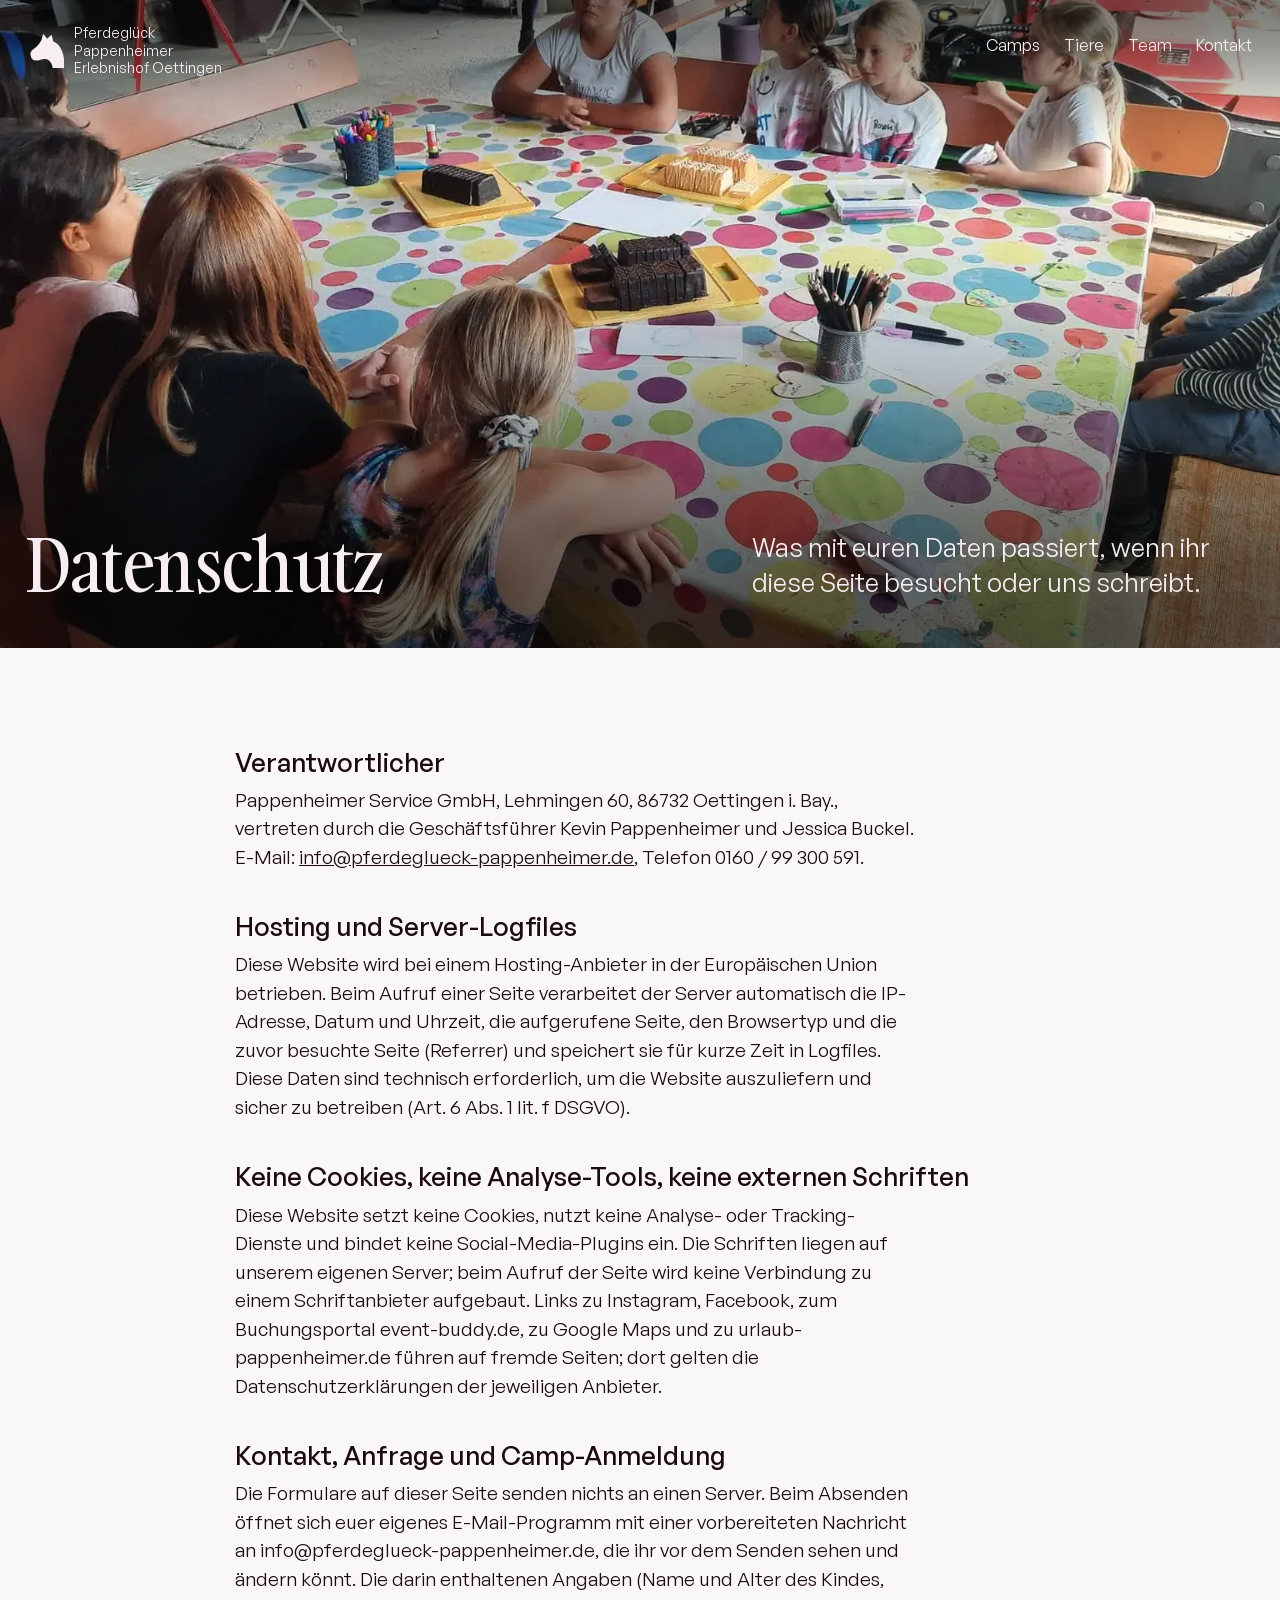
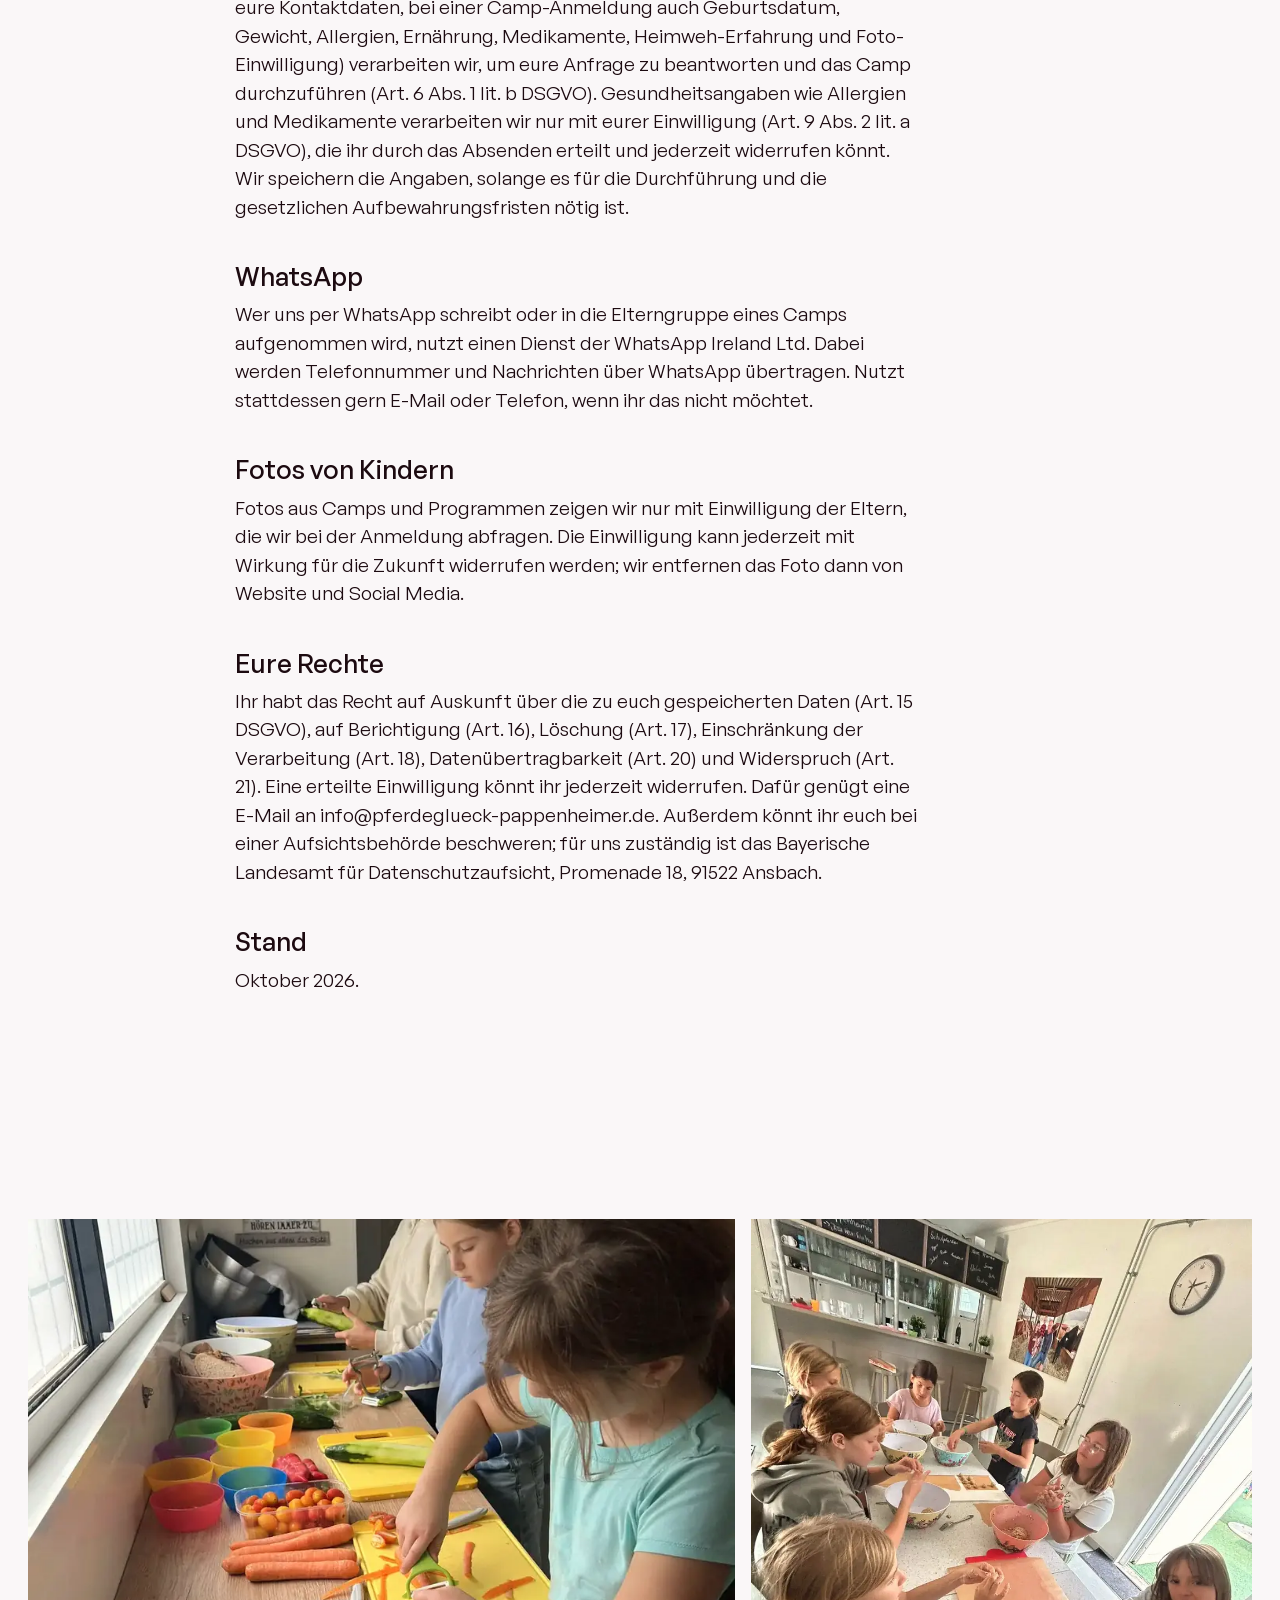
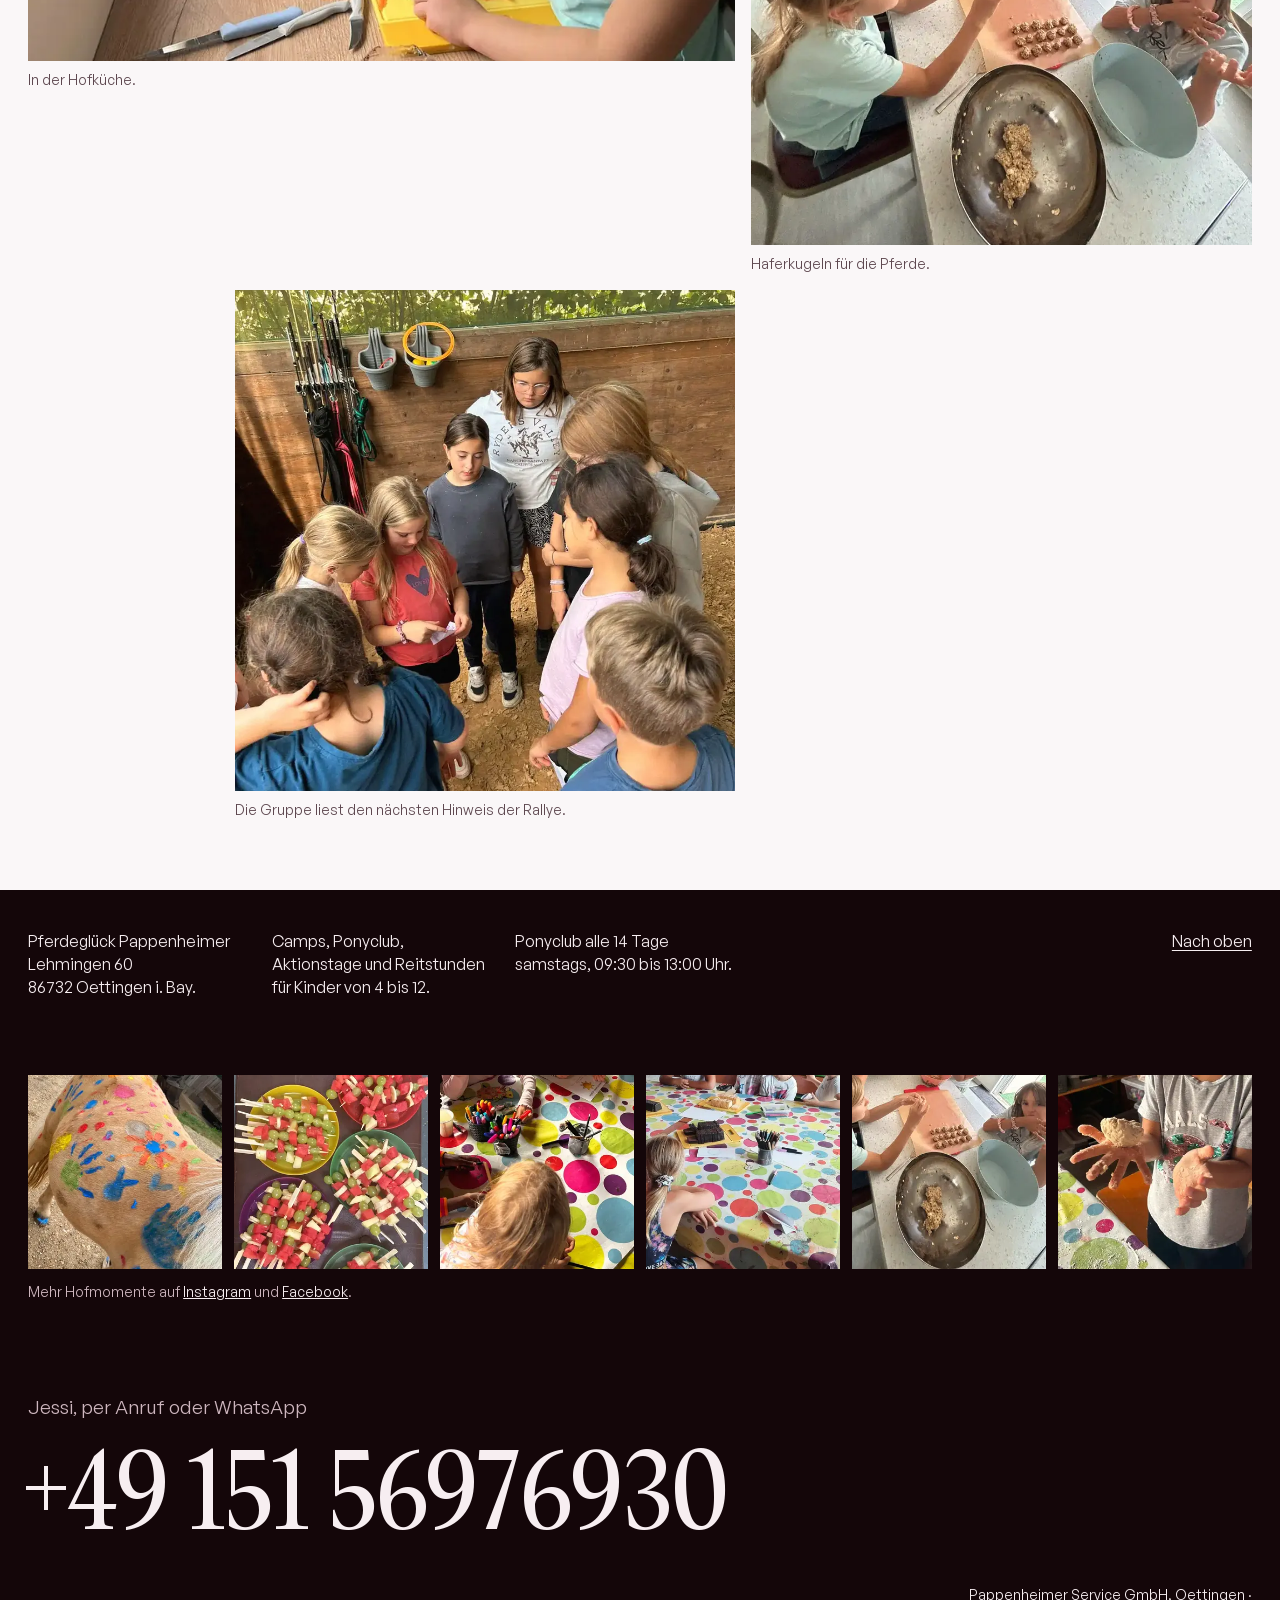
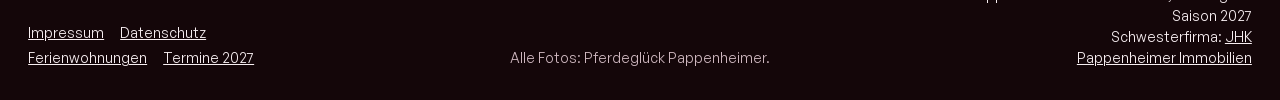
<file: datenschutz.html>
<!doctype html>
<html lang="de">
<head>
<meta charset="utf-8">
<meta name="viewport" content="width=device-width, initial-scale=1">
<title>Datenschutz – Pferdeglück Pappenheimer</title>
<meta name="description" content="Datenschutzerklärung der Pappenheimer Service GmbH für pferdeglueck-pappenheimer.de.">
<link rel="canonical" href="https://pferdeglueck-pappenheimer.de/datenschutz.html">
<meta name="theme-color" content="#140609">
<meta property="og:type" content="website">
<meta property="og:title" content="Datenschutz – Pferdeglück Pappenheimer">
<meta property="og:description" content="Datenschutzerklärung der Pappenheimer Service GmbH für pferdeglueck-pappenheimer.de.">
<meta property="og:url" content="https://pferdeglueck-pappenheimer.de/datenschutz.html">
<meta property="og:image" content="https://pferdeglueck-pappenheimer.de/assets/img/og-image.jpg">
<meta property="og:locale" content="de_DE">
<link rel="icon" href="data:image/svg+xml,%3Csvg xmlns='http://www.w3.org/2000/svg' viewBox='0 0 64 64'%3E%3Crect width='64' height='64' fill='%23771138'/%3E%3Cpath transform='translate(8 6) scale(0.78)' fill='%23faf7f8' d='M5 42 C3 38 5 33 10 30 C16 26 20 21 24 14 L27 3 L34 12 L42 5 L45 17 C50 19 54 22 57 27 C61 33 63 40 64 48 L64 64 L44 64 C43 57 40 52 35 49 C30 47 25 48 20 50 C14 52 8 50 6 46 Z'/%3E%3C/svg%3E">
<link rel="preload" href="assets/fonts/gambarino-400.woff2" as="font" type="font/woff2" crossorigin>
<link rel="preload" href="assets/fonts/general-sans-400.woff2" as="font" type="font/woff2" crossorigin>
<link rel="stylesheet" href="styles.css">
<script>document.documentElement.classList.add('js')</script>
</head>
<body>
<a class="skip" href="#inhalt">Zum Inhalt springen</a>
<svg width="0" height="0" style="position:absolute" aria-hidden="true"><symbol id="horse" viewBox="0 0 64 64"><path d="M5 42 C3 38 5 33 10 30 C16 26 20 21 24 14 L27 3 L34 12 L42 5 L45 17 C50 19 54 22 57 27 C61 33 63 40 64 48 L64 64 L44 64 C43 57 40 52 35 49 C30 47 25 48 20 50 C14 52 8 50 6 46 Z"/></symbol></svg>
<section class="sub sub--photo" id="oben">
  <figure class="sub__pic" style="--pos: 60% 50%;"><img src="assets/img/basteln-scheune-1536.webp" srcset="assets/img/basteln-scheune-480.webp 480w, assets/img/basteln-scheune-900.webp 900w, assets/img/basteln-scheune-1200.webp 1200w, assets/img/basteln-scheune-1536.webp 1536w" sizes="100vw" width="1536" height="1152" fetchpriority="high" decoding="async" alt="Der Basteltisch in der Scheune"></figure>
  <header class="top">
    <a class="mark" href="index.html" aria-label="Pferdeglück Pappenheimer, Startseite"><svg aria-hidden="true"><use href="#horse"/></svg><span class="mark__name"><span>Pferdeglück</span><span>Pappenheimer</span><span>Erlebnishof Oettingen</span></span></a>
    <nav aria-label="Hauptnavigation">
      <div class="top__links"><a href="camps.html">Camps</a><a href="tiere.html">Tiere</a><a href="team.html">Team</a><a href="index.html#kontakt">Kontakt</a></div>
      <button class="top__menu" type="button" data-menu-open aria-controls="menu" aria-expanded="false">Menü</button>
    </nav>
  </header>
  <h1>Datenschutz</h1>
  <p>Was mit euren Daten passiert, wenn ihr diese Seite besucht oder uns schreibt.</p>
</section>
<div class="bar" data-bar>
  <a class="mark" href="index.html"><svg aria-hidden="true"><use href="#horse"/></svg><span class="mark__name"><span>Pferdeglück Pappenheimer</span></span></a>
  <nav class="bar__links" aria-label="Schnellnavigation"><a href="index.html#termine">Termine 2027</a><a href="camps.html">Camps</a><a href="index.html#fragen">Fragen</a><a class="button" href="index.html#anfrage">Anfragen</a></nav>
</div>
<div class="menu is-closed" id="menu" hidden>
  <div class="menu__top"><span>Pferdeglück Pappenheimer</span><button class="menu__close" type="button" data-menu-close>Schließen</button></div>
  <nav class="menu__list" aria-label="Menü">
    <a href="index.html#angebote">Angebote</a>
    <a href="index.html#termine">Termine 2027</a>
    <a href="camps.html">Camps</a>
    <a href="tiere.html">Tiere</a>
    <a href="team.html">Team &amp; Hof</a>
    <a href="index.html#fragen">Fragen</a>
    <a href="index.html#kontakt">Kontakt</a>
  </nav>
  <p class="menu__foot">Jessi per WhatsApp: <a href="tel:+4915156976930">+49&nbsp;151&nbsp;56976930</a> · <a href="impressum.html">Impressum</a> · <a href="datenschutz.html">Datenschutz</a></p>
</div>

<main id="inhalt">

<section class="page" aria-label="Datenschutzerklärung">
  <div class="page__grid">
    <div class="page__text">
      <h2 class="group-head" data-reveal>Verantwortlicher</h2>
      <p data-reveal style="--i:1">Pappenheimer Service GmbH, Lehmingen 60, 86732 Oettingen i.&nbsp;Bay., vertreten durch die Geschäftsführer Kevin Pappenheimer und Jessica Buckel. E-Mail: <a href="mailto:info@pferdeglueck-pappenheimer.de">info@pferdeglueck-pappenheimer.de</a>, Telefon 0160&nbsp;/&nbsp;99&nbsp;300&nbsp;591.</p>
      <h2 class="group-head" data-reveal>Hosting und Server-Logfiles</h2>
      <p data-reveal style="--i:1">Diese Website wird bei einem Hosting-Anbieter in der Europäischen Union betrieben. Beim Aufruf einer Seite verarbeitet der Server automatisch die IP-Adresse, Datum und Uhrzeit, die aufgerufene Seite, den Browsertyp und die zuvor besuchte Seite (Referrer) und speichert sie für kurze Zeit in Logfiles. Diese Daten sind technisch erforderlich, um die Website auszuliefern und sicher zu betreiben (Art. 6 Abs. 1 lit. f DSGVO).</p>
      <h2 class="group-head" data-reveal>Keine Cookies, keine Analyse-Tools, keine externen Schriften</h2>
      <p data-reveal style="--i:1">Diese Website setzt keine Cookies, nutzt keine Analyse- oder Tracking-Dienste und bindet keine Social-Media-Plugins ein. Die Schriften liegen auf unserem eigenen Server; beim Aufruf der Seite wird keine Verbindung zu einem Schriftanbieter aufgebaut. Links zu Instagram, Facebook, zum Buchungsportal event-buddy.de, zu Google Maps und zu urlaub-pappenheimer.de führen auf fremde Seiten; dort gelten die Datenschutzerklärungen der jeweiligen Anbieter.</p>
      <h2 class="group-head" data-reveal>Kontakt, Anfrage und Camp-Anmeldung</h2>
      <p data-reveal style="--i:1">Die Formulare auf dieser Seite senden nichts an einen Server. Beim Absenden öffnet sich euer eigenes E-Mail-Programm mit einer vorbereiteten Nachricht an info@pferdeglueck-pappenheimer.de, die ihr vor dem Senden sehen und ändern könnt. Die darin enthaltenen Angaben (Name und Alter des Kindes, eure Kontaktdaten, bei einer Camp-Anmeldung auch Geburtsdatum, Gewicht, Allergien, Ernährung, Medikamente, Heimweh-Erfahrung und Foto-Einwilligung) verarbeiten wir, um eure Anfrage zu beantworten und das Camp durchzuführen (Art. 6 Abs. 1 lit. b DSGVO). Gesundheitsangaben wie Allergien und Medikamente verarbeiten wir nur mit eurer Einwilligung (Art. 9 Abs. 2 lit. a DSGVO), die ihr durch das Absenden erteilt und jederzeit widerrufen könnt. Wir speichern die Angaben, solange es für die Durchführung und die gesetzlichen Aufbewahrungsfristen nötig ist.</p>
      <h2 class="group-head" data-reveal>WhatsApp</h2>
      <p data-reveal style="--i:1">Wer uns per WhatsApp schreibt oder in die Elterngruppe eines Camps aufgenommen wird, nutzt einen Dienst der WhatsApp Ireland Ltd. Dabei werden Telefonnummer und Nachrichten über WhatsApp übertragen. Nutzt stattdessen gern E-Mail oder Telefon, wenn ihr das nicht möchtet.</p>
      <h2 class="group-head" data-reveal>Fotos von Kindern</h2>
      <p data-reveal style="--i:1">Fotos aus Camps und Programmen zeigen wir nur mit Einwilligung der Eltern, die wir bei der Anmeldung abfragen. Die Einwilligung kann jederzeit mit Wirkung für die Zukunft widerrufen werden; wir entfernen das Foto dann von Website und Social Media.</p>
      <h2 class="group-head" data-reveal>Eure Rechte</h2>
      <p data-reveal style="--i:1">Ihr habt das Recht auf Auskunft über die zu euch gespeicherten Daten (Art. 15 DSGVO), auf Berichtigung (Art. 16), Löschung (Art. 17), Einschränkung der Verarbeitung (Art. 18), Datenübertragbarkeit (Art. 20) und Widerspruch (Art. 21). Eine erteilte Einwilligung könnt ihr jederzeit widerrufen. Dafür genügt eine E-Mail an info@pferdeglueck-pappenheimer.de. Außerdem könnt ihr euch bei einer Aufsichtsbehörde beschweren; für uns zuständig ist das Bayerische Landesamt für Datenschutzaufsicht, Promenade 18, 91522 Ansbach.</p>
      <h2 class="group-head" data-reveal>Stand</h2>
      <p data-reveal style="--i:1">Oktober 2026.</p>
    </div>
  </div>
</section>

<section class="strip" aria-label="Fotos vom Hof">
  <figure class="strip--a" data-reveal="clip"><img src="assets/img/kochen-camp-1200.webp" srcset="assets/img/kochen-camp-480.webp 480w, assets/img/kochen-camp-900.webp 900w, assets/img/kochen-camp-1200.webp 1200w" sizes="(max-width: 768px) 84vw, 58vw" width="1200" height="1600" loading="lazy" decoding="async" alt="Drei Mädchen schneiden Gemüse in der Hofküche" style="--pos: 50% 40%;"><figcaption>In der Hofküche.</figcaption></figure>
  <figure class="strip--b" data-reveal="clip" style="--i:1"><img src="assets/img/haferkekse-1200.webp" srcset="assets/img/haferkekse-480.webp 480w, assets/img/haferkekse-900.webp 900w, assets/img/haferkekse-1200.webp 1200w" sizes="(max-width: 768px) 75vw, 42vw" width="1200" height="1600" loading="lazy" decoding="async" alt="Kinder formen Haferkugeln"><figcaption>Haferkugeln für die Pferde.</figcaption></figure>
  <figure class="strip--c" data-reveal="clip" style="--i:2"><img src="assets/img/raetsel-rallye-1200.webp" srcset="assets/img/raetsel-rallye-480.webp 480w, assets/img/raetsel-rallye-900.webp 900w, assets/img/raetsel-rallye-1200.webp 1200w" sizes="(max-width: 768px) 58vw, 42vw" width="1200" height="1600" loading="lazy" decoding="async" alt="Kinder lesen gemeinsam einen Zettel" style="--pos: 50% 45%;"><figcaption>Die Gruppe liest den nächsten Hinweis der Rallye.</figcaption></figure>
</section>
</main>

<footer class="foot" id="fuss">
  <div class="foot__top">
    <div class="foot__notes">
      <p><a href="index.html">Pferdeglück Pappenheimer</a><br>Lehmingen 60<br>86732 Oettingen i.&nbsp;Bay.</p>
      <p>Camps, Ponyclub, Aktionstage und Reitstunden für Kinder von 4 bis 12.</p>
      <p>Ponyclub alle 14 Tage samstags, 09:30 bis 13:00&nbsp;Uhr.</p>
    </div>
    <p class="foot__up"><a href="#oben">Nach oben</a></p>
  </div>
  <div>
    <div class="foot__row"><figure><img src="assets/img/moment-handabdruck-360.webp" srcset="assets/img/moment-handabdruck-360.webp 360w, assets/img/moment-handabdruck-600.webp 600w" sizes="(max-width: 768px) 33vw, 16vw" width="600" height="600" loading="lazy" decoding="async" alt="Bunte Handabdrücke auf dem Fell eines Ponys"></figure><figure><img src="assets/img/moment-obst-360.webp" srcset="assets/img/moment-obst-360.webp 360w, assets/img/moment-obst-600.webp 600w" sizes="(max-width: 768px) 33vw, 16vw" width="600" height="600" loading="lazy" decoding="async" alt="Obstspieße auf bunten Tellern"></figure><figure><img src="assets/img/moment-stifte-360.webp" srcset="assets/img/moment-stifte-360.webp 360w, assets/img/moment-stifte-600.webp 600w" sizes="(max-width: 768px) 33vw, 16vw" width="600" height="600" loading="lazy" decoding="async" alt="Stifte und Hände am Maltisch"></figure><figure><img src="assets/img/moment-tisch-360.webp" srcset="assets/img/moment-tisch-360.webp 360w, assets/img/moment-tisch-600.webp 600w" sizes="(max-width: 768px) 33vw, 16vw" width="600" height="600" loading="lazy" decoding="async" alt="Kinder am Basteltisch in der Scheune"></figure><figure><img src="assets/img/moment-kekse-360.webp" srcset="assets/img/moment-kekse-360.webp 360w, assets/img/moment-kekse-600.webp 600w" sizes="(max-width: 768px) 33vw, 16vw" width="600" height="600" loading="lazy" decoding="async" alt="Haferkugeln auf Backpapier"></figure><figure><img src="assets/img/moment-teig-360.webp" srcset="assets/img/moment-teig-360.webp 360w, assets/img/moment-teig-600.webp 600w" sizes="(max-width: 768px) 33vw, 16vw" width="600" height="600" loading="lazy" decoding="async" alt="Stockbrotteig an Kinderhänden"></figure></div>
    <p class="foot__row-note">Mehr Hofmomente auf <a href="https://www.instagram.com/pferdeglueckpappenheimer/" rel="noopener">Instagram</a> und <a href="https://facebook.com/RPP2020" rel="noopener">Facebook</a>.</p>
  </div>
  <div class="foot__line">
    <p class="foot__lead">Jessi, per Anruf oder WhatsApp</p>
    <a class="foot__phone" href="tel:+4915156976930">+49 151 56976930</a>
    <div class="foot__meta">
      <nav aria-label="Rechtliches und Links"><a href="impressum.html">Impressum</a> <a href="datenschutz.html">Datenschutz</a> <a href="https://urlaub-pappenheimer.de" rel="noopener">Ferienwohnungen</a> <a href="index.html#termine">Termine 2027</a></nav>
      <p class="credits">Alle Fotos: Pferdeglück Pappenheimer.</p>
      <p class="right">Pappenheimer Service GmbH, Oettingen · Saison 2027<br>Schwesterfirma: <a href="https://pappenheimer-immobilien.de" rel="noopener">JHK Pappenheimer Immobilien</a></p>
    </div>
  </div>
</footer>

<div class="dock" data-dock><a href="index.html#termine">Termin finden</a><button type="button" data-menu-open aria-controls="menu" aria-expanded="false">Menü</button></div>

<script src="main.js" defer></script>
</body>
</html>
</file>
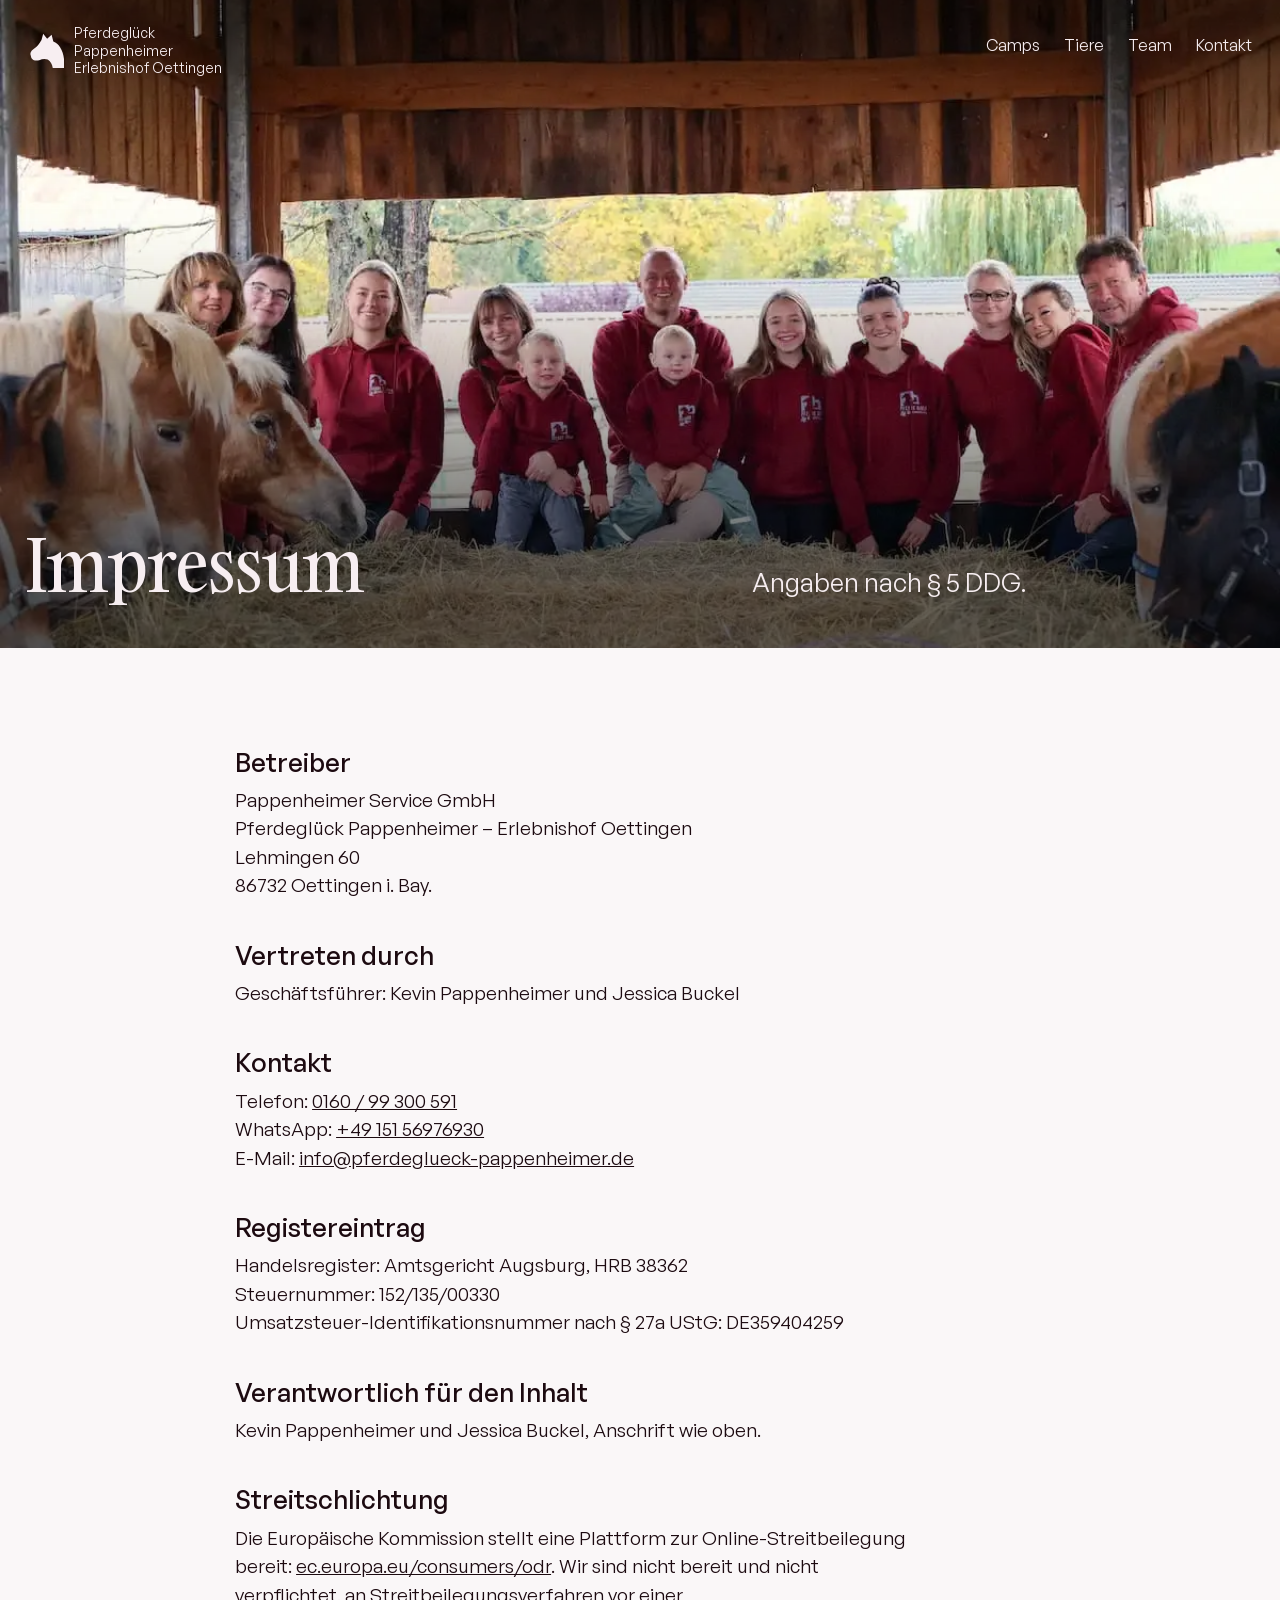
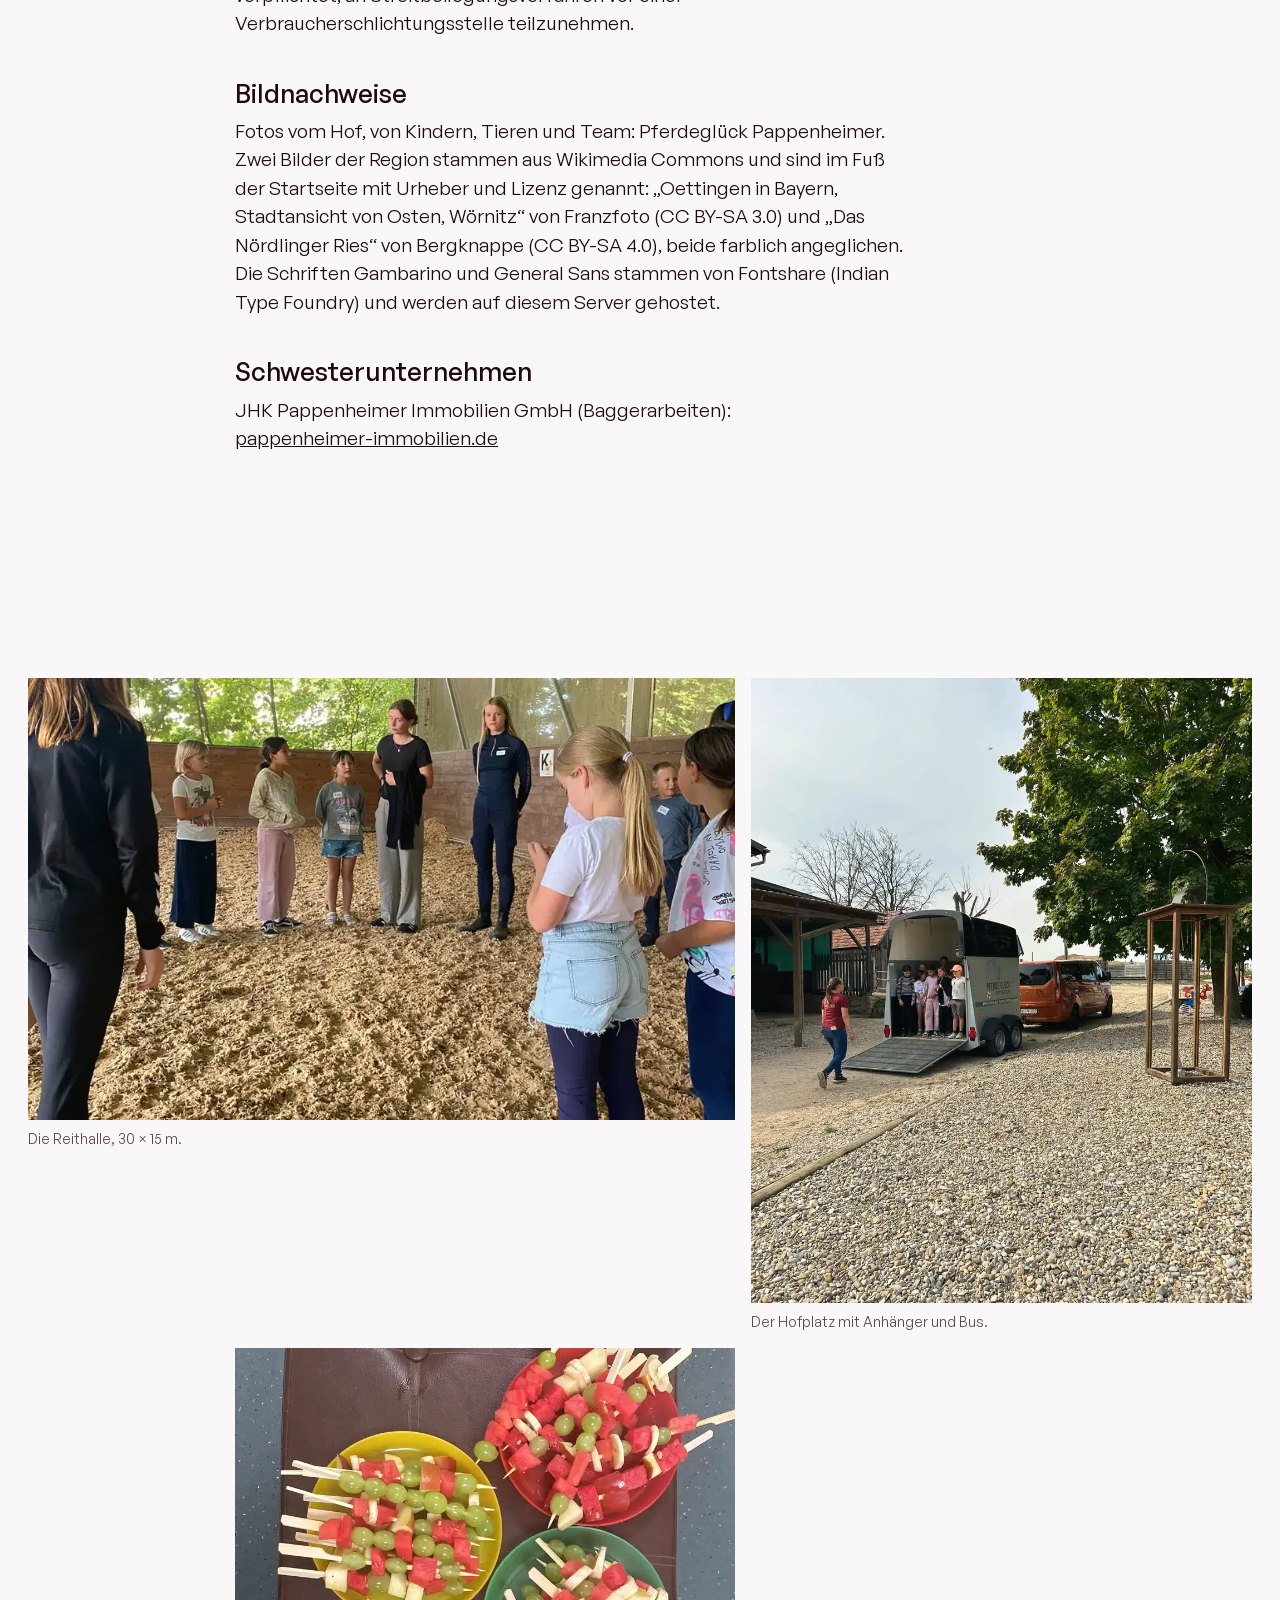
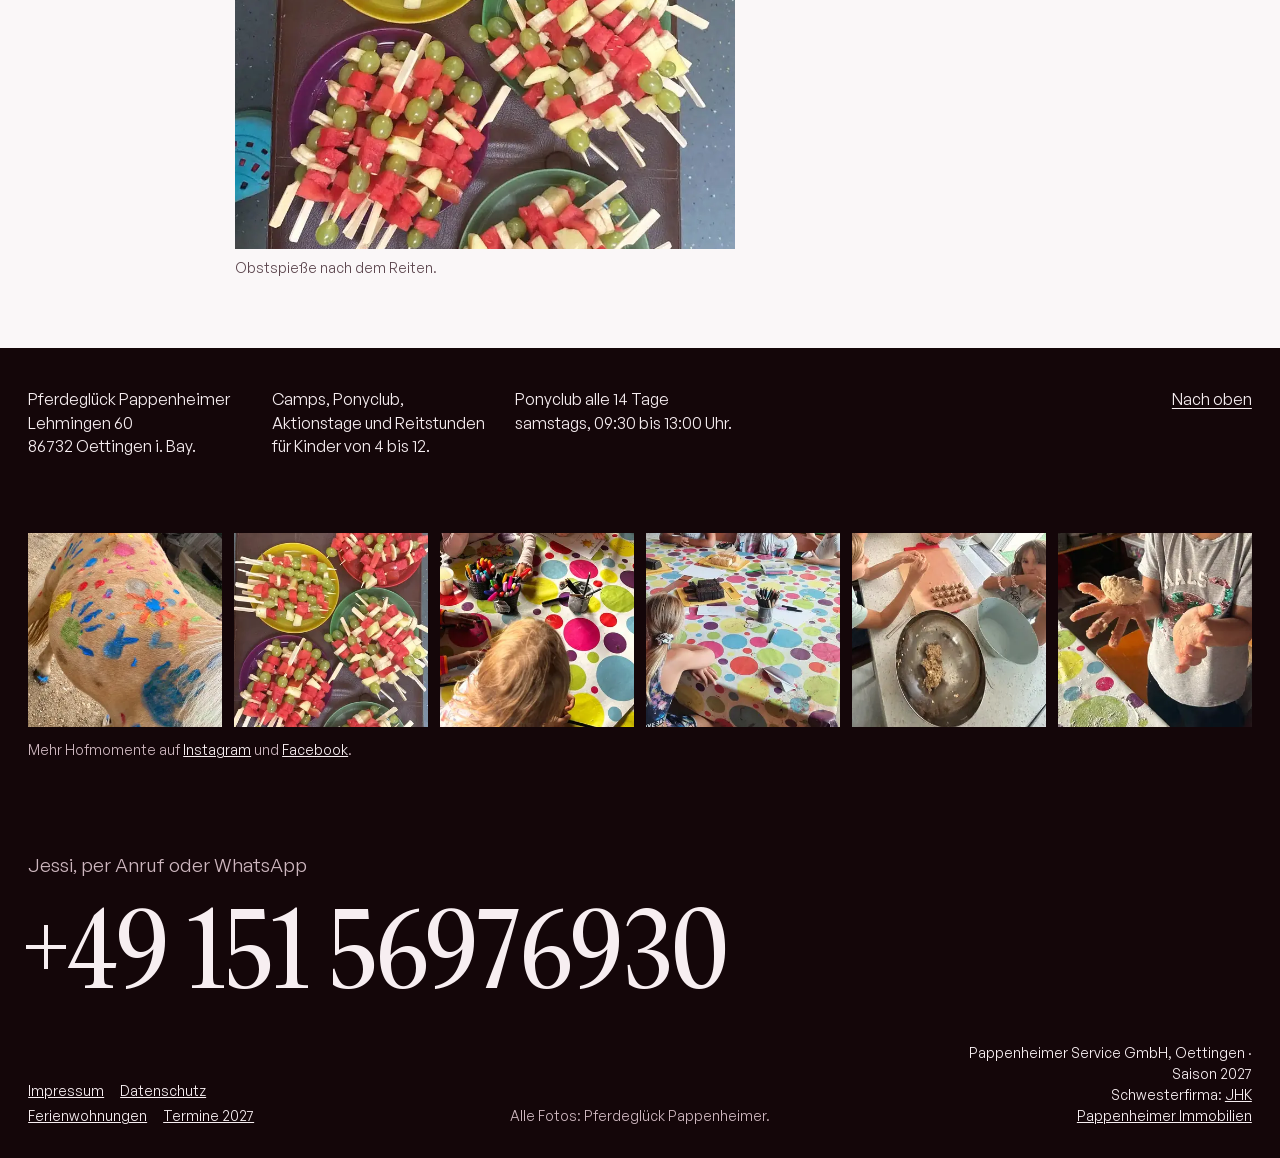
<file: impressum.html>
<!doctype html>
<html lang="de">
<head>
<meta charset="utf-8">
<meta name="viewport" content="width=device-width, initial-scale=1">
<title>Impressum – Pferdeglück Pappenheimer</title>
<meta name="description" content="Impressum der Pappenheimer Service GmbH, Lehmingen 60, 86732 Oettingen i. Bay.">
<link rel="canonical" href="https://pferdeglueck-pappenheimer.de/impressum.html">
<meta name="theme-color" content="#140609">
<meta property="og:type" content="website">
<meta property="og:title" content="Impressum – Pferdeglück Pappenheimer">
<meta property="og:description" content="Impressum der Pappenheimer Service GmbH, Lehmingen 60, 86732 Oettingen i. Bay.">
<meta property="og:url" content="https://pferdeglueck-pappenheimer.de/impressum.html">
<meta property="og:image" content="https://pferdeglueck-pappenheimer.de/assets/img/og-image.jpg">
<meta property="og:locale" content="de_DE">
<link rel="icon" href="data:image/svg+xml,%3Csvg xmlns='http://www.w3.org/2000/svg' viewBox='0 0 64 64'%3E%3Crect width='64' height='64' fill='%23771138'/%3E%3Cpath transform='translate(8 6) scale(0.78)' fill='%23faf7f8' d='M5 42 C3 38 5 33 10 30 C16 26 20 21 24 14 L27 3 L34 12 L42 5 L45 17 C50 19 54 22 57 27 C61 33 63 40 64 48 L64 64 L44 64 C43 57 40 52 35 49 C30 47 25 48 20 50 C14 52 8 50 6 46 Z'/%3E%3C/svg%3E">
<link rel="preload" href="assets/fonts/gambarino-400.woff2" as="font" type="font/woff2" crossorigin>
<link rel="preload" href="assets/fonts/general-sans-400.woff2" as="font" type="font/woff2" crossorigin>
<link rel="stylesheet" href="styles.css">
<script>document.documentElement.classList.add('js')</script>
</head>
<body>
<a class="skip" href="#inhalt">Zum Inhalt springen</a>
<svg width="0" height="0" style="position:absolute" aria-hidden="true"><symbol id="horse" viewBox="0 0 64 64"><path d="M5 42 C3 38 5 33 10 30 C16 26 20 21 24 14 L27 3 L34 12 L42 5 L45 17 C50 19 54 22 57 27 C61 33 63 40 64 48 L64 64 L44 64 C43 57 40 52 35 49 C30 47 25 48 20 50 C14 52 8 50 6 46 Z"/></symbol></svg>
<section class="sub sub--photo" id="oben">
  <figure class="sub__pic" style="--pos: 50% 35%;"><img src="assets/img/team-heuraufe-1200.webp" srcset="assets/img/team-heuraufe-480.webp 480w, assets/img/team-heuraufe-900.webp 900w, assets/img/team-heuraufe-1200.webp 1200w" sizes="100vw" width="1200" height="800" fetchpriority="high" decoding="async" alt="Das Team hinter der Heuraufe mit zwei Haflingern und einem Pony"></figure>
  <header class="top">
    <a class="mark" href="index.html" aria-label="Pferdeglück Pappenheimer, Startseite"><svg aria-hidden="true"><use href="#horse"/></svg><span class="mark__name"><span>Pferdeglück</span><span>Pappenheimer</span><span>Erlebnishof Oettingen</span></span></a>
    <nav aria-label="Hauptnavigation">
      <div class="top__links"><a href="camps.html">Camps</a><a href="tiere.html">Tiere</a><a href="team.html">Team</a><a href="index.html#kontakt">Kontakt</a></div>
      <button class="top__menu" type="button" data-menu-open aria-controls="menu" aria-expanded="false">Menü</button>
    </nav>
  </header>
  <h1>Impressum</h1>
  <p>Angaben nach § 5 DDG.</p>
</section>
<div class="bar" data-bar>
  <a class="mark" href="index.html"><svg aria-hidden="true"><use href="#horse"/></svg><span class="mark__name"><span>Pferdeglück Pappenheimer</span></span></a>
  <nav class="bar__links" aria-label="Schnellnavigation"><a href="index.html#termine">Termine 2027</a><a href="camps.html">Camps</a><a href="index.html#fragen">Fragen</a><a class="button" href="index.html#anfrage">Anfragen</a></nav>
</div>
<div class="menu is-closed" id="menu" hidden>
  <div class="menu__top"><span>Pferdeglück Pappenheimer</span><button class="menu__close" type="button" data-menu-close>Schließen</button></div>
  <nav class="menu__list" aria-label="Menü">
    <a href="index.html#angebote">Angebote</a>
    <a href="index.html#termine">Termine 2027</a>
    <a href="camps.html">Camps</a>
    <a href="tiere.html">Tiere</a>
    <a href="team.html">Team &amp; Hof</a>
    <a href="index.html#fragen">Fragen</a>
    <a href="index.html#kontakt">Kontakt</a>
  </nav>
  <p class="menu__foot">Jessi per WhatsApp: <a href="tel:+4915156976930">+49&nbsp;151&nbsp;56976930</a> · <a href="impressum.html">Impressum</a> · <a href="datenschutz.html">Datenschutz</a></p>
</div>

<main id="inhalt">

<section class="page" aria-label="Impressum">
  <div class="page__grid">
    <div class="page__text">
      <h2 class="group-head" data-reveal>Betreiber</h2>
      <p data-reveal style="--i:1">Pappenheimer Service GmbH<br>Pferdeglück Pappenheimer – Erlebnishof Oettingen<br>Lehmingen 60<br>86732 Oettingen i.&nbsp;Bay.</p>
      <h2 class="group-head" data-reveal>Vertreten durch</h2>
      <p data-reveal style="--i:1">Geschäftsführer: Kevin Pappenheimer und Jessica Buckel</p>
      <h2 class="group-head" data-reveal>Kontakt</h2>
      <p data-reveal style="--i:1">Telefon: <a href="tel:+4916099300591">0160&nbsp;/&nbsp;99&nbsp;300&nbsp;591</a><br>WhatsApp: <a href="tel:+4915156976930">+49&nbsp;151&nbsp;56976930</a><br>E-Mail: <a href="mailto:info@pferdeglueck-pappenheimer.de">info@pferdeglueck-pappenheimer.de</a></p>
      <h2 class="group-head" data-reveal>Registereintrag</h2>
      <p data-reveal style="--i:1">Handelsregister: Amtsgericht Augsburg, HRB 38362<br>Steuernummer: 152/135/00330<br>Umsatzsteuer-Identifikationsnummer nach § 27a UStG: DE359404259</p>
      <h2 class="group-head" data-reveal>Verantwortlich für den Inhalt</h2>
      <p data-reveal style="--i:1">Kevin Pappenheimer und Jessica Buckel, Anschrift wie oben.</p>
      <h2 class="group-head" data-reveal>Streitschlichtung</h2>
      <p data-reveal style="--i:1">Die Europäische Kommission stellt eine Plattform zur Online-Streitbeilegung bereit: <a href="https://ec.europa.eu/consumers/odr/" rel="noopener">ec.europa.eu/consumers/odr</a>. Wir sind nicht bereit und nicht verpflichtet, an Streitbeilegungsverfahren vor einer Verbraucherschlichtungsstelle teilzunehmen.</p>
      <h2 class="group-head" data-reveal>Bildnachweise</h2>
      <p data-reveal style="--i:1">Fotos vom Hof, von Kindern, Tieren und Team: Pferdeglück Pappenheimer. Zwei Bilder der Region stammen aus Wikimedia Commons und sind im Fuß der Startseite mit Urheber und Lizenz genannt: „Oettingen in Bayern, Stadtansicht von Osten, Wörnitz“ von Franzfoto (CC BY-SA 3.0) und „Das Nördlinger Ries“ von Bergknappe (CC BY-SA 4.0), beide farblich angeglichen. Die Schriften Gambarino und General Sans stammen von Fontshare (Indian Type Foundry) und werden auf diesem Server gehostet.</p>
      <h2 class="group-head" data-reveal>Schwesterunternehmen</h2>
      <p data-reveal style="--i:1">JHK Pappenheimer Immobilien GmbH (Baggerarbeiten): <a href="https://pappenheimer-immobilien.de" rel="noopener">pappenheimer-immobilien.de</a></p>
    </div>
  </div>
</section>

<section class="strip" aria-label="Fotos vom Hof">
  <figure class="strip--a" data-reveal="clip"><img src="assets/img/begruessung-halle-1200.webp" srcset="assets/img/begruessung-halle-480.webp 480w, assets/img/begruessung-halle-900.webp 900w, assets/img/begruessung-halle-1200.webp 1200w" sizes="(max-width: 768px) 84vw, 58vw" width="1200" height="1600" loading="lazy" decoding="async" alt="Kinder im Kreis in der Reithalle mit grünem Dach" style="--pos: 50% 55%;"><figcaption>Die Reithalle, 30 × 15 m.</figcaption></figure>
  <figure class="strip--b" data-reveal="clip" style="--i:1"><img src="assets/img/anhaenger-ausflug-1200.webp" srcset="assets/img/anhaenger-ausflug-480.webp 480w, assets/img/anhaenger-ausflug-900.webp 900w, assets/img/anhaenger-ausflug-1200.webp 1200w" sizes="(max-width: 768px) 75vw, 42vw" width="1200" height="1600" loading="lazy" decoding="async" alt="Pferdeanhänger und Hofbus auf dem Kiesplatz" style="--pos: 50% 60%;"><figcaption>Der Hofplatz mit Anhänger und Bus.</figcaption></figure>
  <figure class="strip--c" data-reveal="clip" style="--i:2"><img src="assets/img/obstspiesse-900.webp" srcset="assets/img/obstspiesse-480.webp 480w, assets/img/obstspiesse-900.webp 900w" sizes="(max-width: 768px) 58vw, 42vw" width="1152" height="2048" loading="lazy" decoding="async" alt="Obstspieße auf bunten Tellern" style="--pos: 50% 40%;"><figcaption>Obstspieße nach dem Reiten.</figcaption></figure>
</section>
</main>

<footer class="foot" id="fuss">
  <div class="foot__top">
    <div class="foot__notes">
      <p><a href="index.html">Pferdeglück Pappenheimer</a><br>Lehmingen 60<br>86732 Oettingen i.&nbsp;Bay.</p>
      <p>Camps, Ponyclub, Aktionstage und Reitstunden für Kinder von 4 bis 12.</p>
      <p>Ponyclub alle 14 Tage samstags, 09:30 bis 13:00&nbsp;Uhr.</p>
    </div>
    <p class="foot__up"><a href="#oben">Nach oben</a></p>
  </div>
  <div>
    <div class="foot__row"><figure><img src="assets/img/moment-handabdruck-360.webp" srcset="assets/img/moment-handabdruck-360.webp 360w, assets/img/moment-handabdruck-600.webp 600w" sizes="(max-width: 768px) 33vw, 16vw" width="600" height="600" loading="lazy" decoding="async" alt="Bunte Handabdrücke auf dem Fell eines Ponys"></figure><figure><img src="assets/img/moment-obst-360.webp" srcset="assets/img/moment-obst-360.webp 360w, assets/img/moment-obst-600.webp 600w" sizes="(max-width: 768px) 33vw, 16vw" width="600" height="600" loading="lazy" decoding="async" alt="Obstspieße auf bunten Tellern"></figure><figure><img src="assets/img/moment-stifte-360.webp" srcset="assets/img/moment-stifte-360.webp 360w, assets/img/moment-stifte-600.webp 600w" sizes="(max-width: 768px) 33vw, 16vw" width="600" height="600" loading="lazy" decoding="async" alt="Stifte und Hände am Maltisch"></figure><figure><img src="assets/img/moment-tisch-360.webp" srcset="assets/img/moment-tisch-360.webp 360w, assets/img/moment-tisch-600.webp 600w" sizes="(max-width: 768px) 33vw, 16vw" width="600" height="600" loading="lazy" decoding="async" alt="Kinder am Basteltisch in der Scheune"></figure><figure><img src="assets/img/moment-kekse-360.webp" srcset="assets/img/moment-kekse-360.webp 360w, assets/img/moment-kekse-600.webp 600w" sizes="(max-width: 768px) 33vw, 16vw" width="600" height="600" loading="lazy" decoding="async" alt="Haferkugeln auf Backpapier"></figure><figure><img src="assets/img/moment-teig-360.webp" srcset="assets/img/moment-teig-360.webp 360w, assets/img/moment-teig-600.webp 600w" sizes="(max-width: 768px) 33vw, 16vw" width="600" height="600" loading="lazy" decoding="async" alt="Stockbrotteig an Kinderhänden"></figure></div>
    <p class="foot__row-note">Mehr Hofmomente auf <a href="https://www.instagram.com/pferdeglueckpappenheimer/" rel="noopener">Instagram</a> und <a href="https://facebook.com/RPP2020" rel="noopener">Facebook</a>.</p>
  </div>
  <div class="foot__line">
    <p class="foot__lead">Jessi, per Anruf oder WhatsApp</p>
    <a class="foot__phone" href="tel:+4915156976930">+49 151 56976930</a>
    <div class="foot__meta">
      <nav aria-label="Rechtliches und Links"><a href="impressum.html">Impressum</a> <a href="datenschutz.html">Datenschutz</a> <a href="https://urlaub-pappenheimer.de" rel="noopener">Ferienwohnungen</a> <a href="index.html#termine">Termine 2027</a></nav>
      <p class="credits">Alle Fotos: Pferdeglück Pappenheimer.</p>
      <p class="right">Pappenheimer Service GmbH, Oettingen · Saison 2027<br>Schwesterfirma: <a href="https://pappenheimer-immobilien.de" rel="noopener">JHK Pappenheimer Immobilien</a></p>
    </div>
  </div>
</footer>

<div class="dock" data-dock><a href="index.html#termine">Termin finden</a><button type="button" data-menu-open aria-controls="menu" aria-expanded="false">Menü</button></div>

<script src="main.js" defer></script>
</body>
</html>
</file>
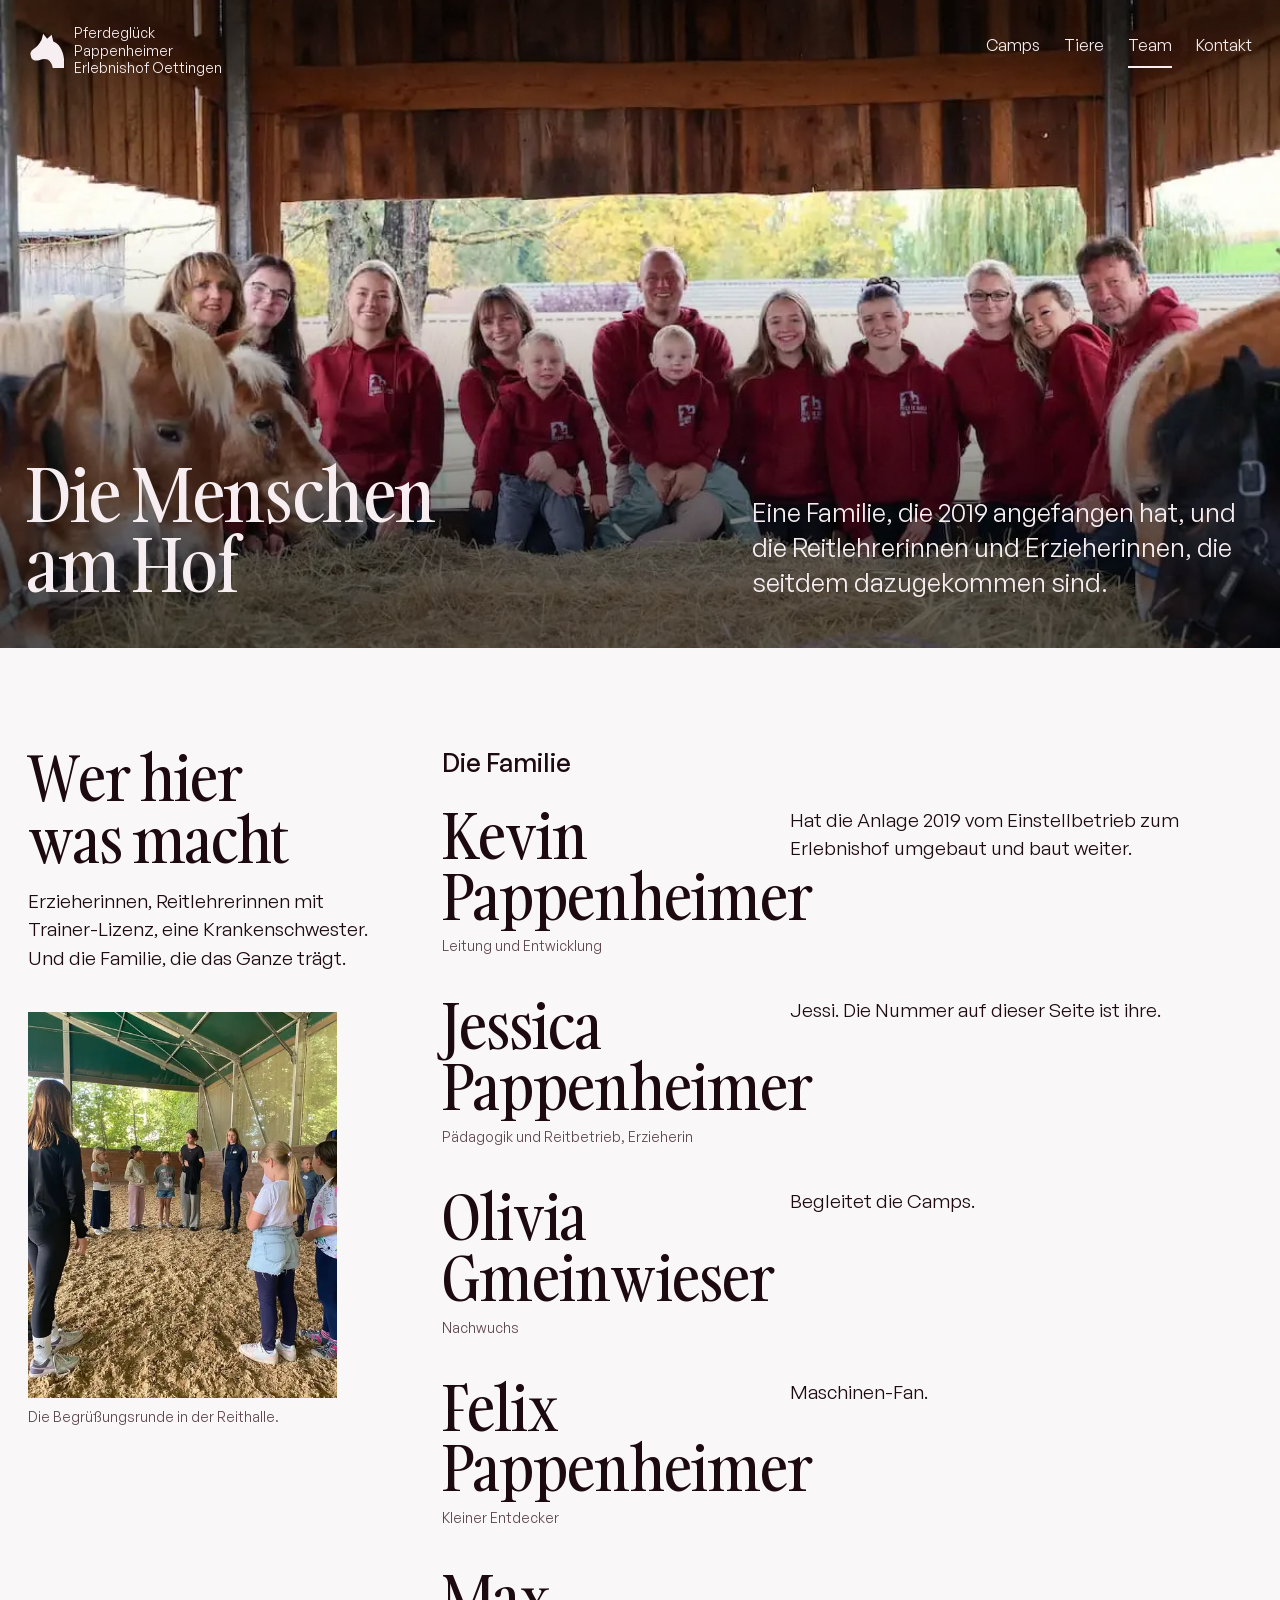
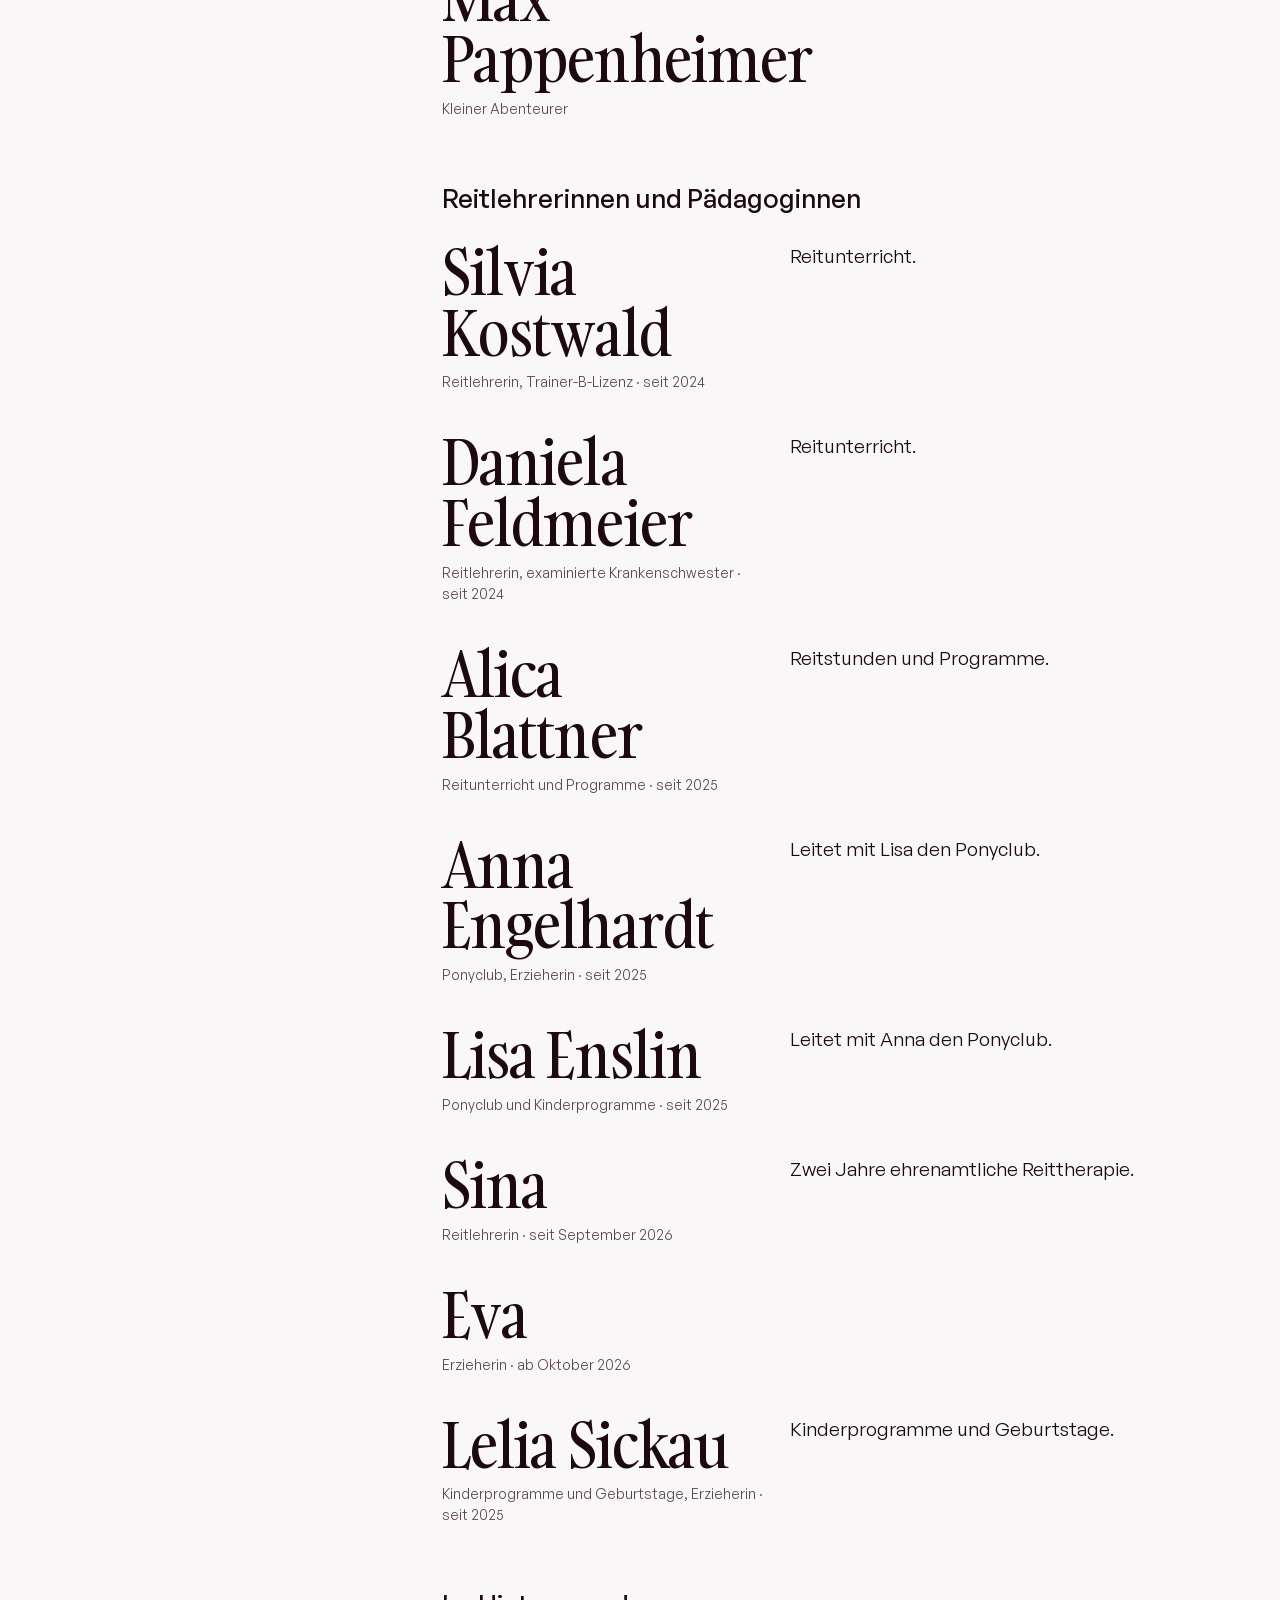
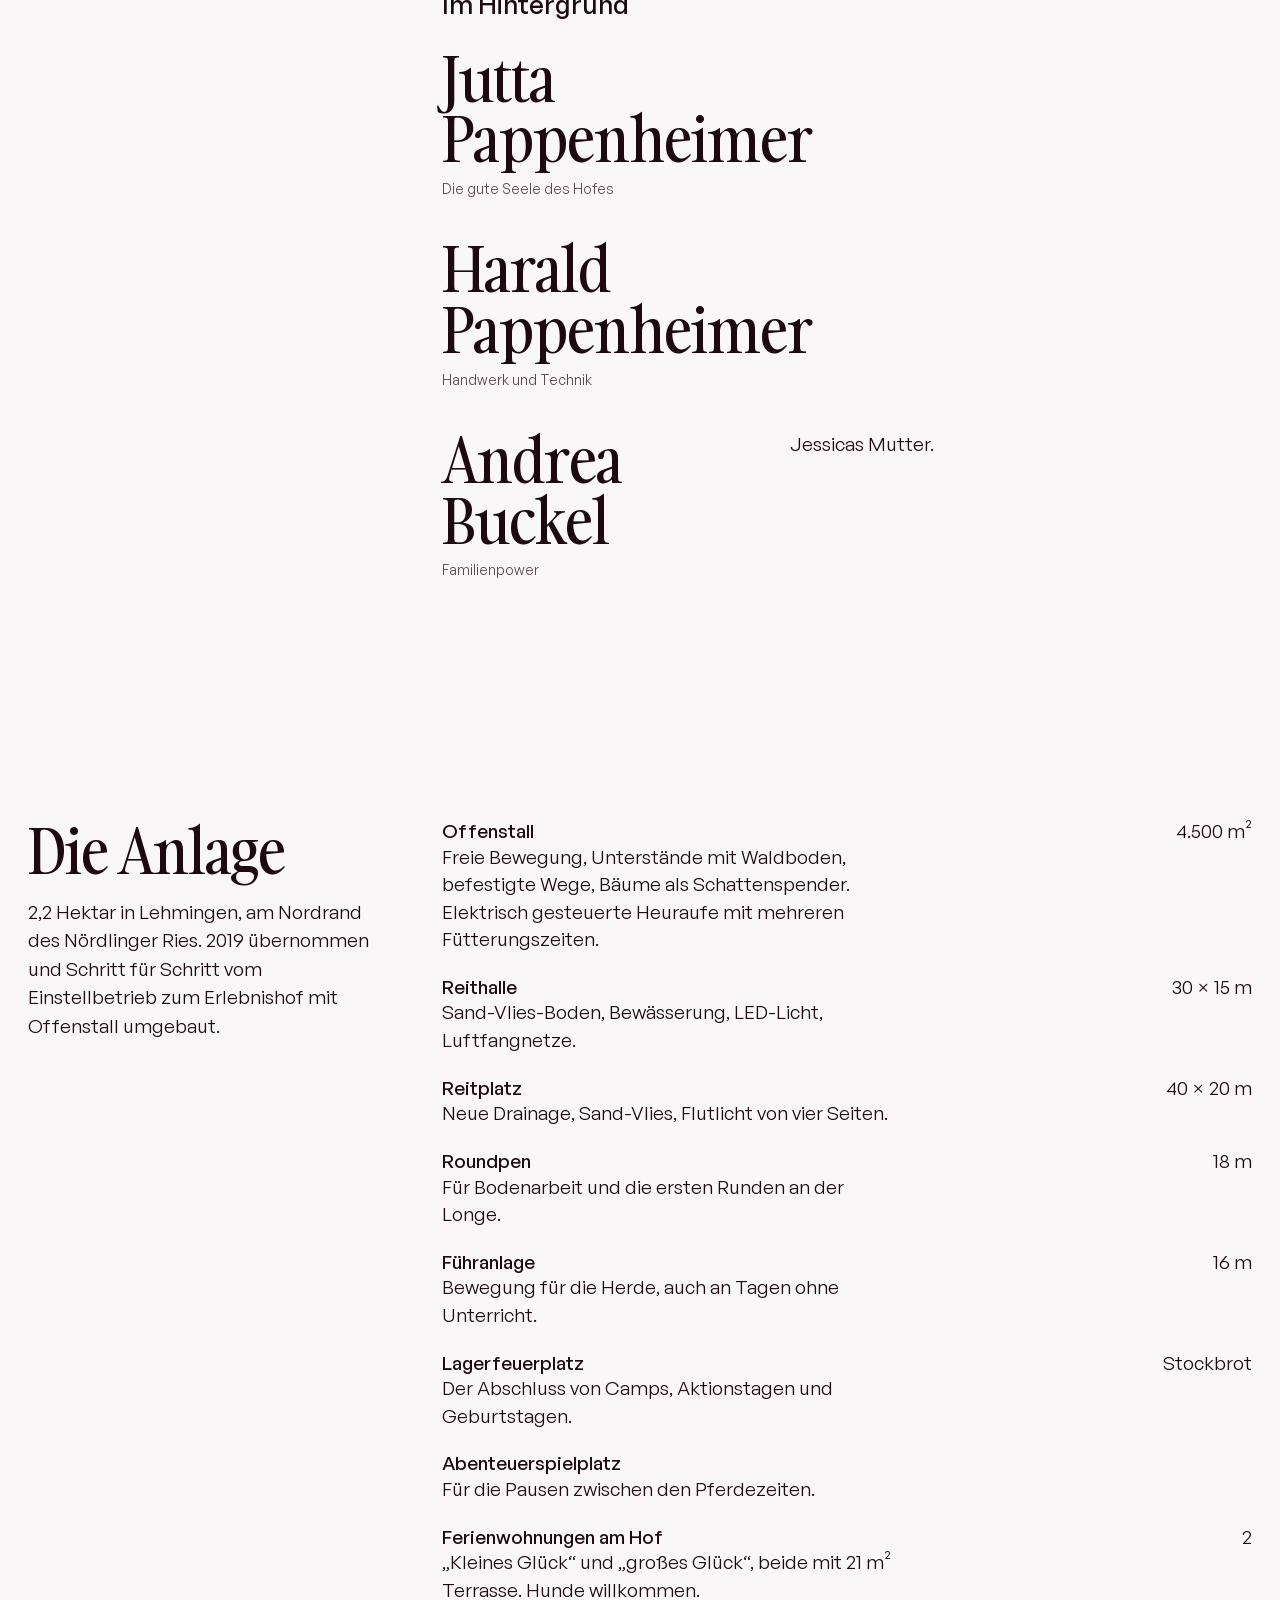
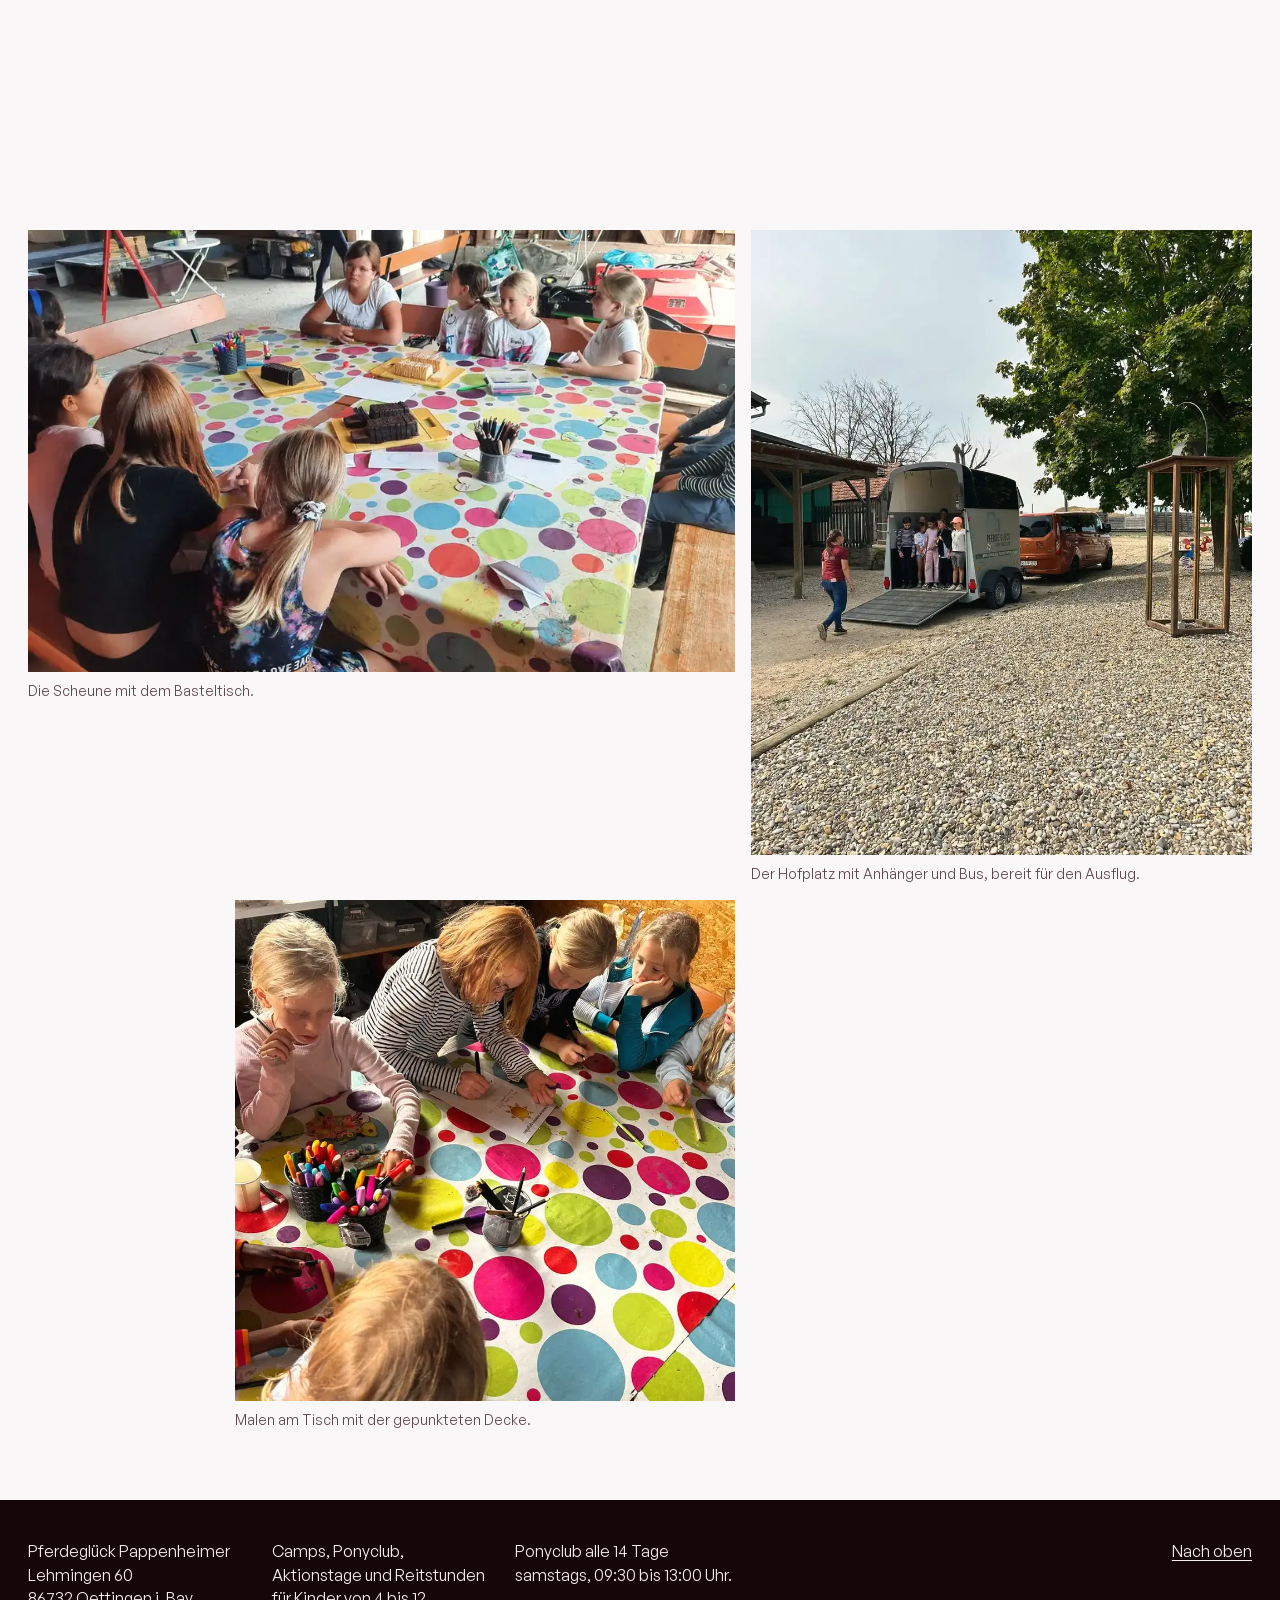
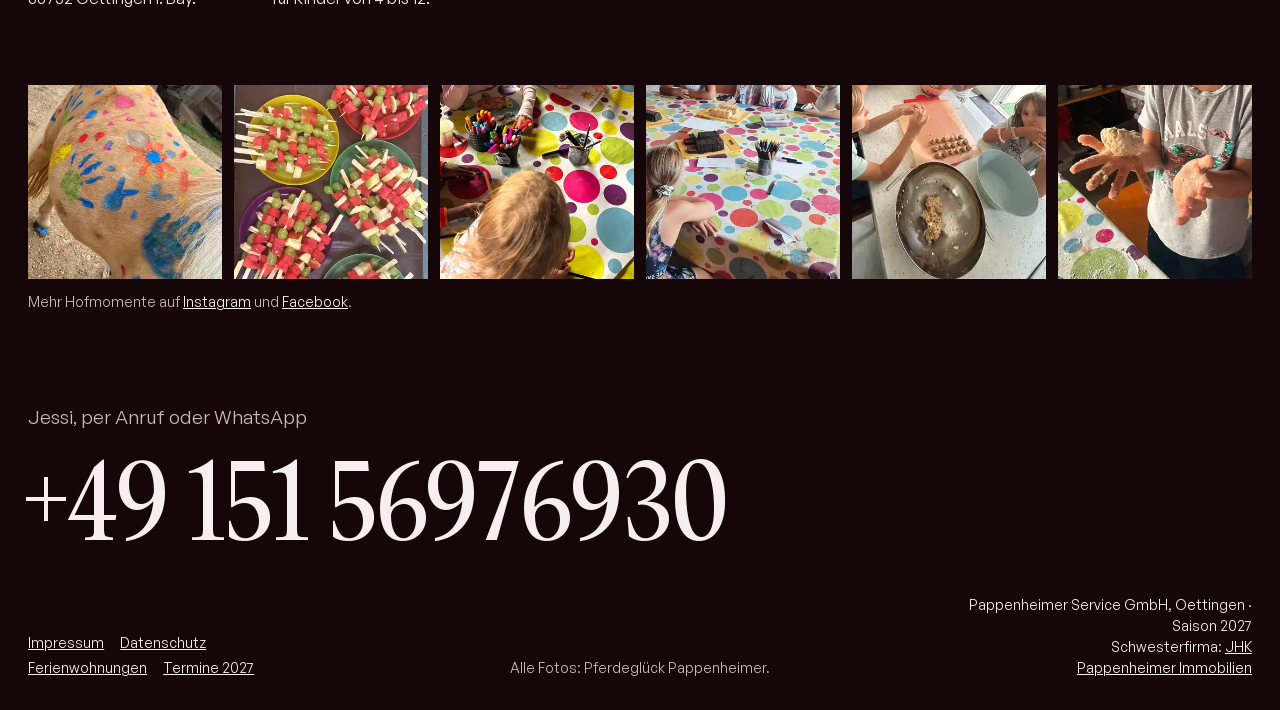
<file: team.html>
<!doctype html>
<html lang="de">
<head>
<meta charset="utf-8">
<meta name="viewport" content="width=device-width, initial-scale=1">
<title>Team und Hof – Pferdeglück Pappenheimer</title>
<meta name="description" content="16 Menschen und die Anlage des Erlebnishofs in Oettingen: Familie Pappenheimer, Reitlehrerinnen, Erzieherinnen, Reithalle, Reitplatz, Offenstall auf 2,2 Hektar.">
<link rel="canonical" href="https://pferdeglueck-pappenheimer.de/team.html">
<meta name="theme-color" content="#140609">
<meta property="og:type" content="website">
<meta property="og:title" content="Team und Hof – Pferdeglück Pappenheimer">
<meta property="og:description" content="16 Menschen und die Anlage des Erlebnishofs in Oettingen: Familie Pappenheimer, Reitlehrerinnen, Erzieherinnen, Reithalle, Reitplatz, Offenstall auf 2,2 Hektar.">
<meta property="og:url" content="https://pferdeglueck-pappenheimer.de/team.html">
<meta property="og:image" content="https://pferdeglueck-pappenheimer.de/assets/img/og-image.jpg">
<meta property="og:locale" content="de_DE">
<link rel="icon" href="data:image/svg+xml,%3Csvg xmlns='http://www.w3.org/2000/svg' viewBox='0 0 64 64'%3E%3Crect width='64' height='64' fill='%23771138'/%3E%3Cpath transform='translate(8 6) scale(0.78)' fill='%23faf7f8' d='M5 42 C3 38 5 33 10 30 C16 26 20 21 24 14 L27 3 L34 12 L42 5 L45 17 C50 19 54 22 57 27 C61 33 63 40 64 48 L64 64 L44 64 C43 57 40 52 35 49 C30 47 25 48 20 50 C14 52 8 50 6 46 Z'/%3E%3C/svg%3E">
<link rel="preload" href="assets/fonts/gambarino-400.woff2" as="font" type="font/woff2" crossorigin>
<link rel="preload" href="assets/fonts/general-sans-400.woff2" as="font" type="font/woff2" crossorigin>
<link rel="stylesheet" href="styles.css">
<script>document.documentElement.classList.add('js')</script>
</head>
<body>
<a class="skip" href="#inhalt">Zum Inhalt springen</a>
<svg width="0" height="0" style="position:absolute" aria-hidden="true"><symbol id="horse" viewBox="0 0 64 64"><path d="M5 42 C3 38 5 33 10 30 C16 26 20 21 24 14 L27 3 L34 12 L42 5 L45 17 C50 19 54 22 57 27 C61 33 63 40 64 48 L64 64 L44 64 C43 57 40 52 35 49 C30 47 25 48 20 50 C14 52 8 50 6 46 Z"/></symbol></svg>
<section class="sub sub--photo" id="oben">
  <figure class="sub__pic" style="--pos: 50% 35%;"><img src="assets/img/team-heuraufe-1200.webp" srcset="assets/img/team-heuraufe-480.webp 480w, assets/img/team-heuraufe-900.webp 900w, assets/img/team-heuraufe-1200.webp 1200w" sizes="100vw" width="1200" height="800" fetchpriority="high" decoding="async" alt="Das ganze Team in weinroten Hoodies hinter der Heuraufe, zwei Haflinger und ein Pony fressen mit"></figure>
  <header class="top">
    <a class="mark" href="index.html" aria-label="Pferdeglück Pappenheimer, Startseite"><svg aria-hidden="true"><use href="#horse"/></svg><span class="mark__name"><span>Pferdeglück</span><span>Pappenheimer</span><span>Erlebnishof Oettingen</span></span></a>
    <nav aria-label="Hauptnavigation">
      <div class="top__links"><a href="camps.html">Camps</a><a href="tiere.html">Tiere</a><a href="team.html" aria-current="page">Team</a><a href="index.html#kontakt">Kontakt</a></div>
      <button class="top__menu" type="button" data-menu-open aria-controls="menu" aria-expanded="false">Menü</button>
    </nav>
  </header>
  <h1>Die Menschen<br>am Hof</h1>
  <p>Eine Familie, die 2019 angefangen hat, und die Reitlehrerinnen und Erzieherinnen, die seitdem dazugekommen sind.</p>
</section>
<div class="bar" data-bar>
  <a class="mark" href="index.html"><svg aria-hidden="true"><use href="#horse"/></svg><span class="mark__name"><span>Pferdeglück Pappenheimer</span></span></a>
  <nav class="bar__links" aria-label="Schnellnavigation"><a href="index.html#termine">Termine 2027</a><a href="camps.html">Camps</a><a href="index.html#fragen">Fragen</a><a class="button" href="index.html#anfrage">Anfragen</a></nav>
</div>
<div class="menu is-closed" id="menu" hidden>
  <div class="menu__top"><span>Pferdeglück Pappenheimer</span><button class="menu__close" type="button" data-menu-close>Schließen</button></div>
  <nav class="menu__list" aria-label="Menü">
    <a href="index.html#angebote">Angebote</a>
    <a href="index.html#termine">Termine 2027</a>
    <a href="camps.html">Camps</a>
    <a href="tiere.html">Tiere</a>
    <a href="team.html">Team &amp; Hof</a>
    <a href="index.html#fragen">Fragen</a>
    <a href="index.html#kontakt">Kontakt</a>
  </nav>
  <p class="menu__foot">Jessi per WhatsApp: <a href="tel:+4915156976930">+49&nbsp;151&nbsp;56976930</a> · <a href="impressum.html">Impressum</a> · <a href="datenschutz.html">Datenschutz</a></p>
</div>

<main id="inhalt">

<section class="page" aria-label="Das Team">
  <div class="page__grid">
    <div class="page__aside page__aside--pin">
      <h2 class="head" data-reveal>Wer hier was macht</h2>
      <p data-reveal style="--i:1">Erzieherinnen, Reitlehrerinnen mit Trainer-Lizenz, eine Krankenschwester. Und die Familie, die das Ganze trägt.</p>
      <figure class="page__photo" data-reveal="clip"><img src="assets/img/begruessung-halle-1200.webp" srcset="assets/img/begruessung-halle-480.webp 480w, assets/img/begruessung-halle-900.webp 900w, assets/img/begruessung-halle-1200.webp 1200w" sizes="(max-width: 768px) 70vw, 28vw" width="1200" height="1600" loading="lazy" decoding="async" alt="Zwei Trainerinnen und Kinder im Kreis in der Reithalle" style="--pos: 50% 50%;"><figcaption>Die Begrüßungsrunde in der Reithalle.</figcaption></figure>
    </div>
    <div class="page__main">
    <div class="sheet__group">
      <h2 class="group-head" data-reveal>Die Familie</h2>
      <ol class="sheet">
      <li class="sheet__row" data-reveal style="--i:0">
        <div><p class="sheet__name">Kevin Pappenheimer</p><p class="sheet__facts">Leitung und Entwicklung</p></div>
        <p class="sheet__text">Hat die Anlage 2019 vom Einstellbetrieb zum Erlebnishof umgebaut und baut weiter.</p>
      </li>
      <li class="sheet__row" data-reveal style="--i:1">
        <div><p class="sheet__name">Jessica Pappenheimer</p><p class="sheet__facts">Pädagogik und Reitbetrieb, Erzieherin</p></div>
        <p class="sheet__text">Jessi. Die Nummer auf dieser Seite ist ihre.</p>
      </li>
      <li class="sheet__row" data-reveal style="--i:2">
        <div><p class="sheet__name">Olivia Gmeinwieser</p><p class="sheet__facts">Nachwuchs</p></div>
        <p class="sheet__text">Begleitet die Camps.</p>
      </li>
      <li class="sheet__row" data-reveal style="--i:3">
        <div><p class="sheet__name">Felix Pappenheimer</p><p class="sheet__facts">Kleiner Entdecker</p></div>
        <p class="sheet__text">Maschinen-Fan.</p>
      </li>
      <li class="sheet__row" data-reveal style="--i:4">
        <div><p class="sheet__name">Max Pappenheimer</p><p class="sheet__facts">Kleiner Abenteurer</p></div>
        <p class="sheet__text"></p>
      </li>
      </ol>
    </div>
    <div class="sheet__group">
      <h2 class="group-head" data-reveal>Reitlehrerinnen und Pädagoginnen</h2>
      <ol class="sheet">
      <li class="sheet__row" data-reveal style="--i:0">
        <div><p class="sheet__name">Silvia Kostwald</p><p class="sheet__facts">Reitlehrerin, Trainer-B-Lizenz · seit 2024</p></div>
        <p class="sheet__text">Reitunterricht.</p>
      </li>
      <li class="sheet__row" data-reveal style="--i:1">
        <div><p class="sheet__name">Daniela Feldmeier</p><p class="sheet__facts">Reitlehrerin, examinierte Krankenschwester · seit 2024</p></div>
        <p class="sheet__text">Reitunterricht.</p>
      </li>
      <li class="sheet__row" data-reveal style="--i:2">
        <div><p class="sheet__name">Alica Blattner</p><p class="sheet__facts">Reitunterricht und Programme · seit 2025</p></div>
        <p class="sheet__text">Reitstunden und Programme.</p>
      </li>
      <li class="sheet__row" data-reveal style="--i:3">
        <div><p class="sheet__name">Anna Engelhardt</p><p class="sheet__facts">Ponyclub, Erzieherin · seit 2025</p></div>
        <p class="sheet__text">Leitet mit Lisa den Ponyclub.</p>
      </li>
      <li class="sheet__row" data-reveal style="--i:4">
        <div><p class="sheet__name">Lisa Enslin</p><p class="sheet__facts">Ponyclub und Kinderprogramme · seit 2025</p></div>
        <p class="sheet__text">Leitet mit Anna den Ponyclub.</p>
      </li>
      <li class="sheet__row" data-reveal style="--i:5">
        <div><p class="sheet__name">Sina</p><p class="sheet__facts">Reitlehrerin · seit September 2026</p></div>
        <p class="sheet__text">Zwei Jahre ehrenamtliche Reittherapie.</p>
      </li>
      <li class="sheet__row" data-reveal style="--i:6">
        <div><p class="sheet__name">Eva</p><p class="sheet__facts">Erzieherin · ab Oktober 2026</p></div>
        <p class="sheet__text"></p>
      </li>
      <li class="sheet__row" data-reveal style="--i:7">
        <div><p class="sheet__name">Lelia Sickau</p><p class="sheet__facts">Kinderprogramme und Geburtstage, Erzieherin · seit 2025</p></div>
        <p class="sheet__text">Kinderprogramme und Geburtstage.</p>
      </li>
      </ol>
    </div>
    <div class="sheet__group">
      <h2 class="group-head" data-reveal>Im Hintergrund</h2>
      <ol class="sheet">
      <li class="sheet__row" data-reveal style="--i:0">
        <div><p class="sheet__name">Jutta Pappenheimer</p><p class="sheet__facts">Die gute Seele des Hofes</p></div>
        <p class="sheet__text"></p>
      </li>
      <li class="sheet__row" data-reveal style="--i:1">
        <div><p class="sheet__name">Harald Pappenheimer</p><p class="sheet__facts">Handwerk und Technik</p></div>
        <p class="sheet__text"></p>
      </li>
      <li class="sheet__row" data-reveal style="--i:2">
        <div><p class="sheet__name">Andrea Buckel</p><p class="sheet__facts">Familienpower</p></div>
        <p class="sheet__text">Jessicas Mutter.</p>
      </li>
      </ol>
    </div>
    </div>
  </div>
</section>

<section class="page" id="anlage" aria-labelledby="anlage-h">
  <div class="page__grid">
    <div class="page__aside">
      <h2 class="head" id="anlage-h" data-reveal>Die Anlage</h2>
      <p data-reveal style="--i:1">2,2 Hektar in Lehmingen, am Nordrand des Nördlinger Ries. 2019 übernommen und Schritt für Schritt vom Einstellbetrieb zum Erlebnishof mit Offenstall umgebaut.</p>
    </div>
    <div class="page__main">
      <ul class="menu-list" data-reveal>
        <li class="menu-item"><span class="menu-item__name">Offenstall</span><span class="menu-item__price">4.500&nbsp;m²</span><span class="menu-item__desc">Freie Bewegung, Unterstände mit Waldboden, befestigte Wege, Bäume als Schattenspender. Elektrisch gesteuerte Heuraufe mit mehreren Fütterungszeiten.</span></li>
        <li class="menu-item"><span class="menu-item__name">Reithalle</span><span class="menu-item__price">30&nbsp;×&nbsp;15&nbsp;m</span><span class="menu-item__desc">Sand-Vlies-Boden, Bewässerung, LED-Licht, Luftfangnetze.</span></li>
        <li class="menu-item"><span class="menu-item__name">Reitplatz</span><span class="menu-item__price">40&nbsp;×&nbsp;20&nbsp;m</span><span class="menu-item__desc">Neue Drainage, Sand-Vlies, Flutlicht von vier Seiten.</span></li>
        <li class="menu-item"><span class="menu-item__name">Roundpen</span><span class="menu-item__price">18&nbsp;m</span><span class="menu-item__desc">Für Bodenarbeit und die ersten Runden an der Longe.</span></li>
        <li class="menu-item"><span class="menu-item__name">Führanlage</span><span class="menu-item__price">16&nbsp;m</span><span class="menu-item__desc">Bewegung für die Herde, auch an Tagen ohne Unterricht.</span></li>
        <li class="menu-item"><span class="menu-item__name">Lagerfeuerplatz</span><span class="menu-item__price">Stockbrot</span><span class="menu-item__desc">Der Abschluss von Camps, Aktionstagen und Geburtstagen.</span></li>
        <li class="menu-item"><span class="menu-item__name">Abenteuerspielplatz</span><span class="menu-item__price"></span><span class="menu-item__desc">Für die Pausen zwischen den Pferdezeiten.</span></li>
        <li class="menu-item"><span class="menu-item__name">Ferienwohnungen am Hof</span><span class="menu-item__price">2</span><span class="menu-item__desc">„Kleines Glück“ und „großes Glück“, beide mit 21&nbsp;m² Terrasse. Hunde willkommen.</span></li>
      </ul>
    </div>
  </div>
</section>

<section class="strip" aria-label="Fotos vom Hof">
  <figure class="strip--a" data-reveal="clip"><img src="assets/img/basteln-scheune-1536.webp" srcset="assets/img/basteln-scheune-480.webp 480w, assets/img/basteln-scheune-900.webp 900w, assets/img/basteln-scheune-1200.webp 1200w, assets/img/basteln-scheune-1536.webp 1536w" sizes="(max-width: 768px) 84vw, 58vw" width="1536" height="1152" loading="lazy" decoding="async" alt="Der Basteltisch in der Scheune" style="--pos: 60% 50%;"><figcaption>Die Scheune mit dem Basteltisch.</figcaption></figure>
  <figure class="strip--b" data-reveal="clip" style="--i:1"><img src="assets/img/anhaenger-ausflug-1200.webp" srcset="assets/img/anhaenger-ausflug-480.webp 480w, assets/img/anhaenger-ausflug-900.webp 900w, assets/img/anhaenger-ausflug-1200.webp 1200w" sizes="(max-width: 768px) 75vw, 42vw" width="1200" height="1600" loading="lazy" decoding="async" alt="Pferdeanhänger und Hofbus auf dem Kiesplatz" style="--pos: 50% 60%;"><figcaption>Der Hofplatz mit Anhänger und Bus, bereit für den Ausflug.</figcaption></figure>
  <figure class="strip--c" data-reveal="clip" style="--i:2"><img src="assets/img/malen-tisch-1200.webp" srcset="assets/img/malen-tisch-480.webp 480w, assets/img/malen-tisch-900.webp 900w, assets/img/malen-tisch-1200.webp 1200w" sizes="(max-width: 768px) 58vw, 42vw" width="1200" height="1600" loading="lazy" decoding="async" alt="Mädchen malen am Tisch mit der gepunkteten Decke" style="--pos: 50% 35%;"><figcaption>Malen am Tisch mit der gepunkteten Decke.</figcaption></figure>
</section>
</main>

<footer class="foot" id="fuss">
  <div class="foot__top">
    <div class="foot__notes">
      <p><a href="index.html">Pferdeglück Pappenheimer</a><br>Lehmingen 60<br>86732 Oettingen i.&nbsp;Bay.</p>
      <p>Camps, Ponyclub, Aktionstage und Reitstunden für Kinder von 4 bis 12.</p>
      <p>Ponyclub alle 14 Tage samstags, 09:30 bis 13:00&nbsp;Uhr.</p>
    </div>
    <p class="foot__up"><a href="#oben">Nach oben</a></p>
  </div>
  <div>
    <div class="foot__row"><figure><img src="assets/img/moment-handabdruck-360.webp" srcset="assets/img/moment-handabdruck-360.webp 360w, assets/img/moment-handabdruck-600.webp 600w" sizes="(max-width: 768px) 33vw, 16vw" width="600" height="600" loading="lazy" decoding="async" alt="Bunte Handabdrücke auf dem Fell eines Ponys"></figure><figure><img src="assets/img/moment-obst-360.webp" srcset="assets/img/moment-obst-360.webp 360w, assets/img/moment-obst-600.webp 600w" sizes="(max-width: 768px) 33vw, 16vw" width="600" height="600" loading="lazy" decoding="async" alt="Obstspieße auf bunten Tellern"></figure><figure><img src="assets/img/moment-stifte-360.webp" srcset="assets/img/moment-stifte-360.webp 360w, assets/img/moment-stifte-600.webp 600w" sizes="(max-width: 768px) 33vw, 16vw" width="600" height="600" loading="lazy" decoding="async" alt="Stifte und Hände am Maltisch"></figure><figure><img src="assets/img/moment-tisch-360.webp" srcset="assets/img/moment-tisch-360.webp 360w, assets/img/moment-tisch-600.webp 600w" sizes="(max-width: 768px) 33vw, 16vw" width="600" height="600" loading="lazy" decoding="async" alt="Kinder am Basteltisch in der Scheune"></figure><figure><img src="assets/img/moment-kekse-360.webp" srcset="assets/img/moment-kekse-360.webp 360w, assets/img/moment-kekse-600.webp 600w" sizes="(max-width: 768px) 33vw, 16vw" width="600" height="600" loading="lazy" decoding="async" alt="Haferkugeln auf Backpapier"></figure><figure><img src="assets/img/moment-teig-360.webp" srcset="assets/img/moment-teig-360.webp 360w, assets/img/moment-teig-600.webp 600w" sizes="(max-width: 768px) 33vw, 16vw" width="600" height="600" loading="lazy" decoding="async" alt="Stockbrotteig an Kinderhänden"></figure></div>
    <p class="foot__row-note">Mehr Hofmomente auf <a href="https://www.instagram.com/pferdeglueckpappenheimer/" rel="noopener">Instagram</a> und <a href="https://facebook.com/RPP2020" rel="noopener">Facebook</a>.</p>
  </div>
  <div class="foot__line">
    <p class="foot__lead">Jessi, per Anruf oder WhatsApp</p>
    <a class="foot__phone" href="tel:+4915156976930">+49 151 56976930</a>
    <div class="foot__meta">
      <nav aria-label="Rechtliches und Links"><a href="impressum.html">Impressum</a> <a href="datenschutz.html">Datenschutz</a> <a href="https://urlaub-pappenheimer.de" rel="noopener">Ferienwohnungen</a> <a href="index.html#termine">Termine 2027</a></nav>
      <p class="credits">Alle Fotos: Pferdeglück Pappenheimer.</p>
      <p class="right">Pappenheimer Service GmbH, Oettingen · Saison 2027<br>Schwesterfirma: <a href="https://pappenheimer-immobilien.de" rel="noopener">JHK Pappenheimer Immobilien</a></p>
    </div>
  </div>
</footer>

<div class="dock" data-dock><a href="index.html#termine">Termin finden</a><button type="button" data-menu-open aria-controls="menu" aria-expanded="false">Menü</button></div>

<script src="main.js" defer></script>
</body>
</html>
</file>
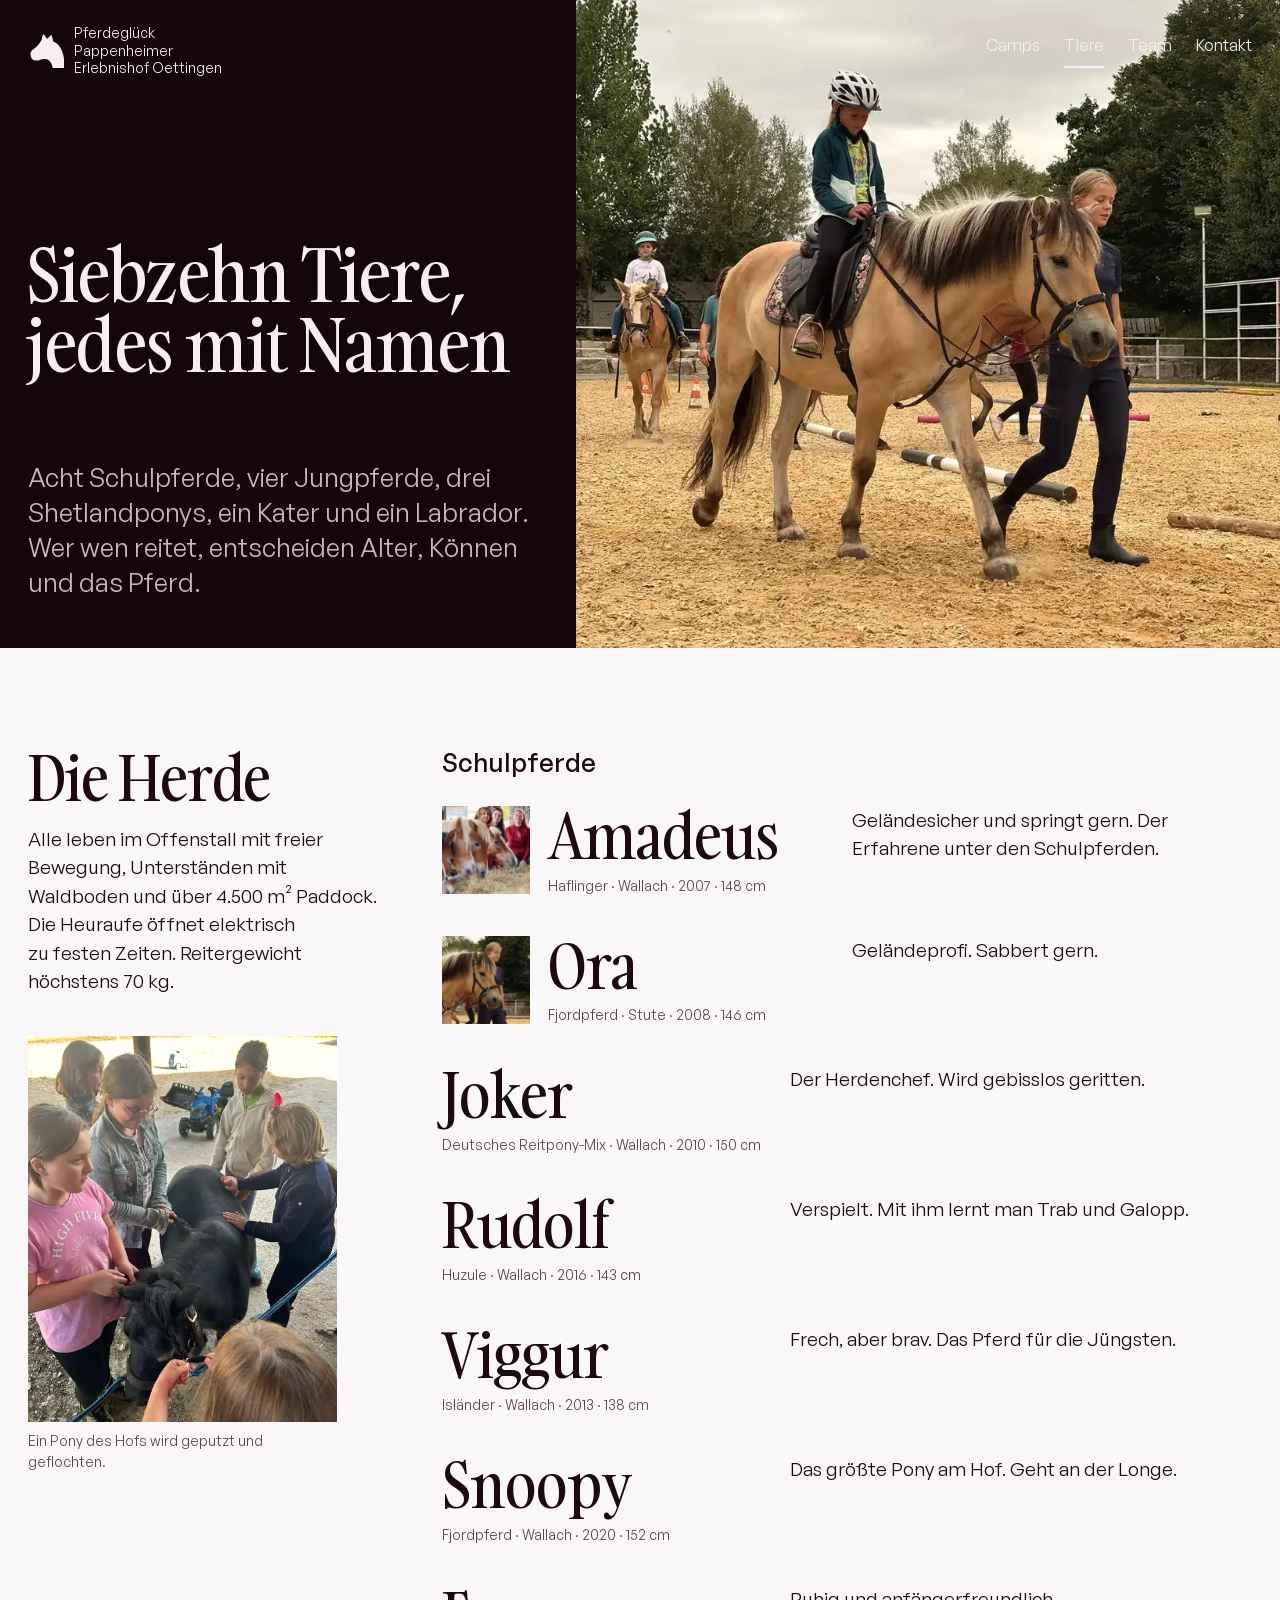
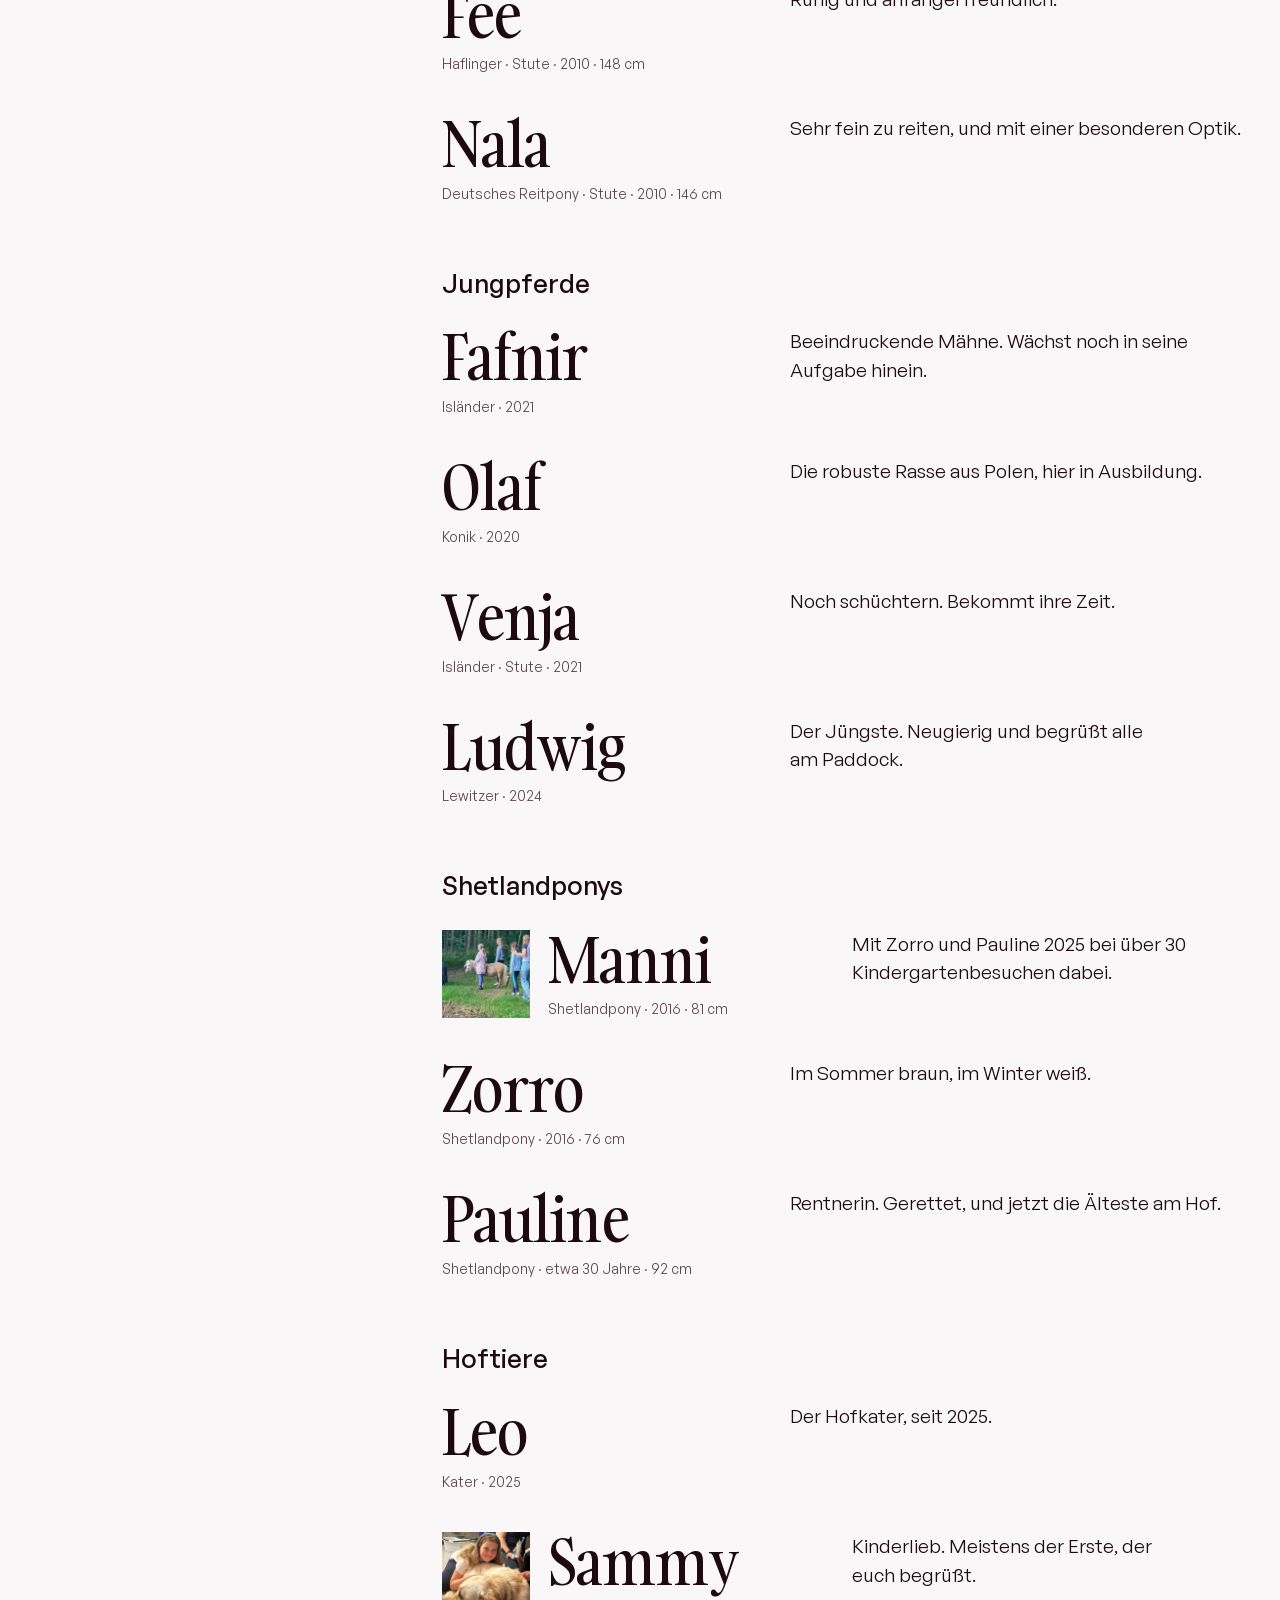
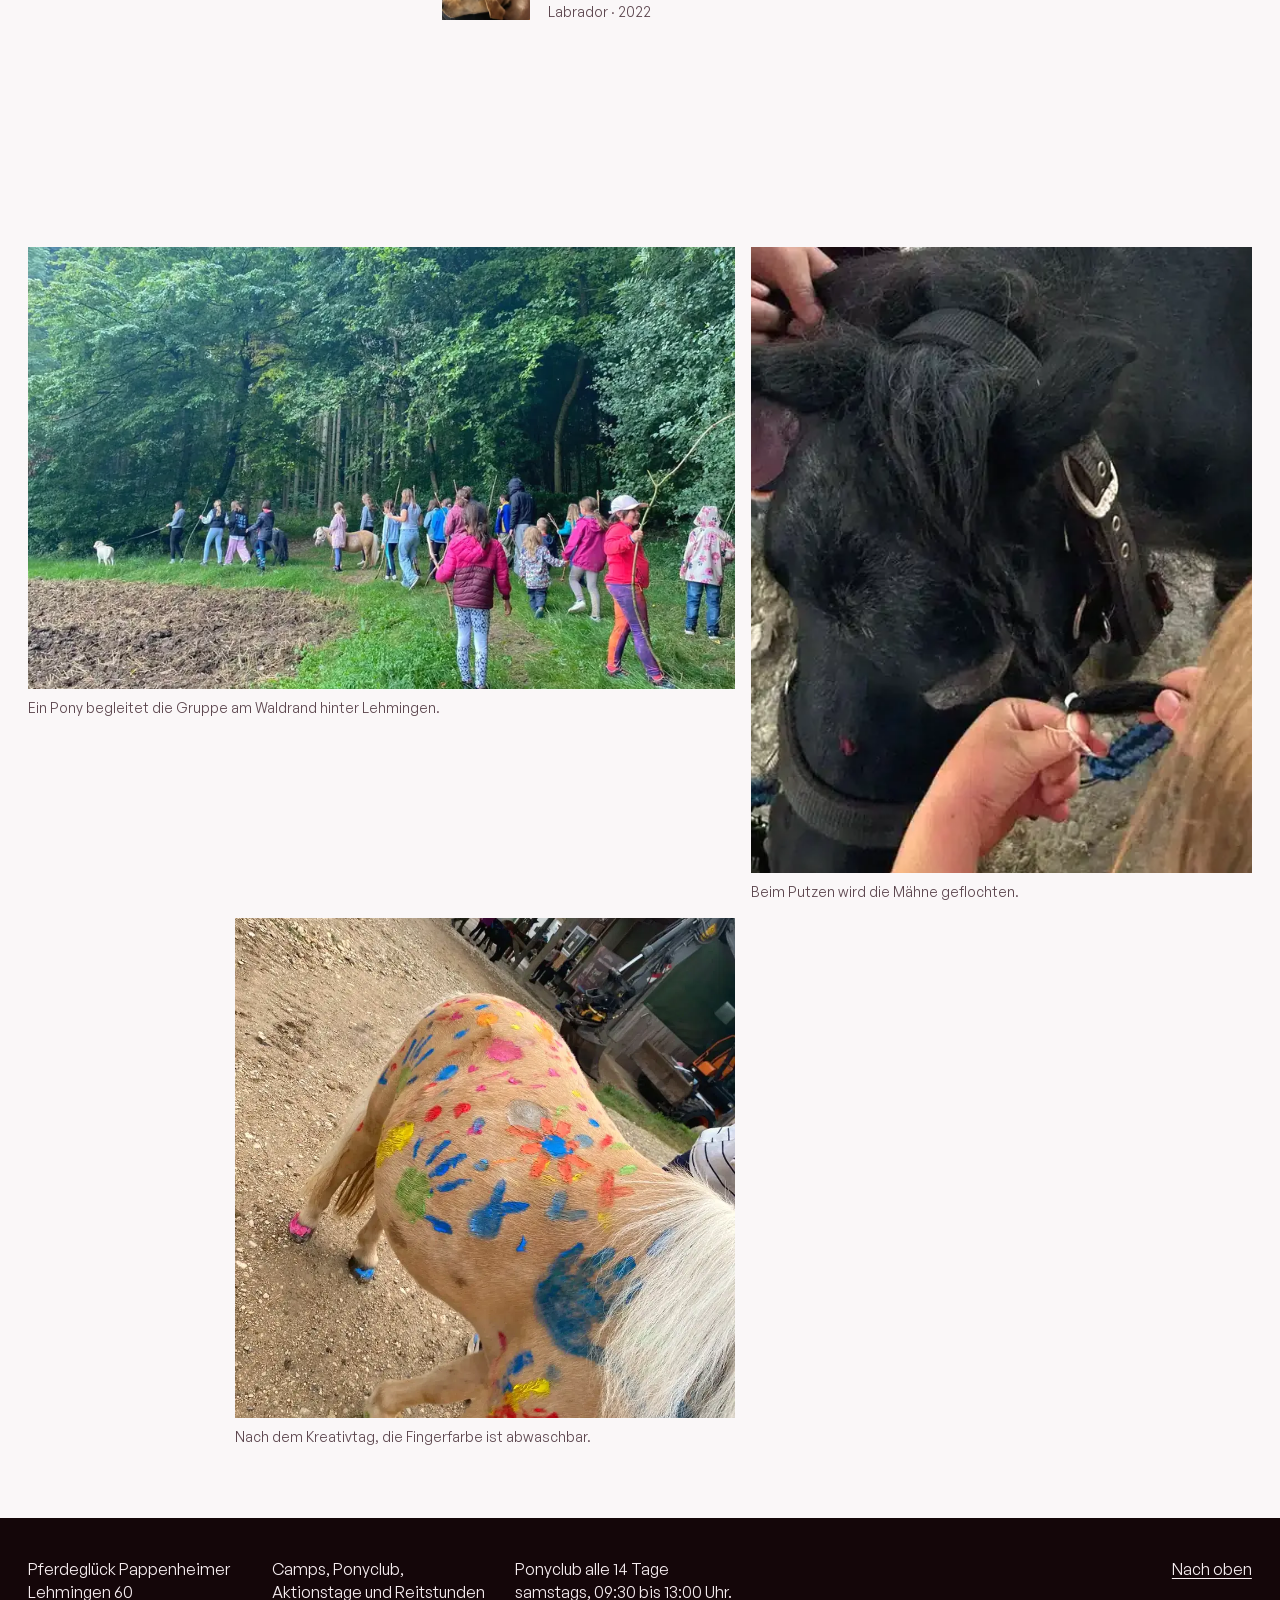
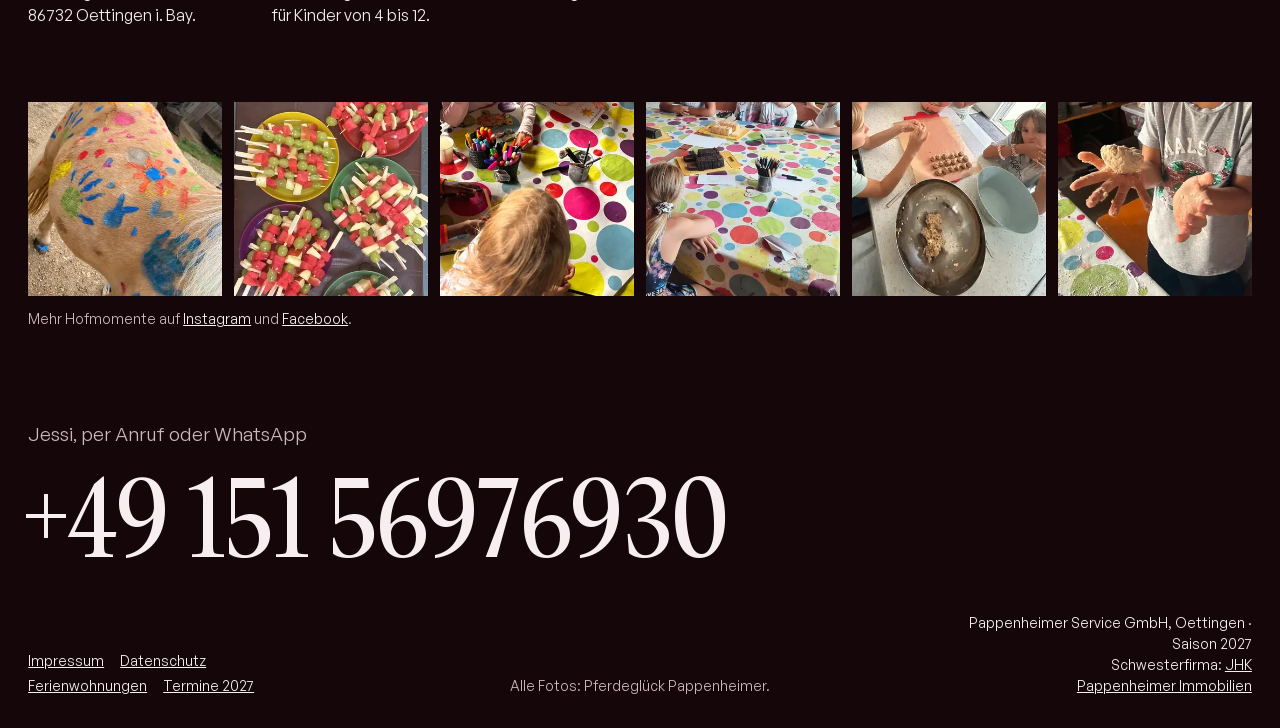
<file: tiere.html>
<!doctype html>
<html lang="de">
<head>
<meta charset="utf-8">
<meta name="viewport" content="width=device-width, initial-scale=1">
<title>Die Tiere – Pferdeglück Pappenheimer</title>
<meta name="description" content="17 Tiere auf dem Erlebnishof in Oettingen: acht Schulpferde, vier Jungpferde, drei Shetlandponys, Kater Leo und Labrador Sammy. Alle Steckbriefe.">
<link rel="canonical" href="https://pferdeglueck-pappenheimer.de/tiere.html">
<meta name="theme-color" content="#140609">
<meta property="og:type" content="website">
<meta property="og:title" content="Die Tiere – Pferdeglück Pappenheimer">
<meta property="og:description" content="17 Tiere auf dem Erlebnishof in Oettingen: acht Schulpferde, vier Jungpferde, drei Shetlandponys, Kater Leo und Labrador Sammy. Alle Steckbriefe.">
<meta property="og:url" content="https://pferdeglueck-pappenheimer.de/tiere.html">
<meta property="og:image" content="https://pferdeglueck-pappenheimer.de/assets/img/og-image.jpg">
<meta property="og:locale" content="de_DE">
<link rel="icon" href="data:image/svg+xml,%3Csvg xmlns='http://www.w3.org/2000/svg' viewBox='0 0 64 64'%3E%3Crect width='64' height='64' fill='%23771138'/%3E%3Cpath transform='translate(8 6) scale(0.78)' fill='%23faf7f8' d='M5 42 C3 38 5 33 10 30 C16 26 20 21 24 14 L27 3 L34 12 L42 5 L45 17 C50 19 54 22 57 27 C61 33 63 40 64 48 L64 64 L44 64 C43 57 40 52 35 49 C30 47 25 48 20 50 C14 52 8 50 6 46 Z'/%3E%3C/svg%3E">
<link rel="preload" href="assets/fonts/gambarino-400.woff2" as="font" type="font/woff2" crossorigin>
<link rel="preload" href="assets/fonts/general-sans-400.woff2" as="font" type="font/woff2" crossorigin>
<link rel="stylesheet" href="styles.css">
<script>document.documentElement.classList.add('js')</script>
</head>
<body>
<a class="skip" href="#inhalt">Zum Inhalt springen</a>
<svg width="0" height="0" style="position:absolute" aria-hidden="true"><symbol id="horse" viewBox="0 0 64 64"><path d="M5 42 C3 38 5 33 10 30 C16 26 20 21 24 14 L27 3 L34 12 L42 5 L45 17 C50 19 54 22 57 27 C61 33 63 40 64 48 L64 64 L44 64 C43 57 40 52 35 49 C30 47 25 48 20 50 C14 52 8 50 6 46 Z"/></symbol></svg>
<section class="sub sub--photo sub--portrait" id="oben">
  <figure class="sub__pic" style="--pos: 50% 30%;"><img src="assets/img/reiten-fjord-1200.webp" srcset="assets/img/reiten-fjord-480.webp 480w, assets/img/reiten-fjord-900.webp 900w, assets/img/reiten-fjord-1200.webp 1200w" sizes="(max-width: 768px) 100vw, 55vw" width="1200" height="1600" fetchpriority="high" decoding="async" alt="Ein Fjordpferd mit Kind im Sattel auf dem Sandplatz, geführt von einer Reitlehrerin"></figure>
  <header class="top">
    <a class="mark" href="index.html" aria-label="Pferdeglück Pappenheimer, Startseite"><svg aria-hidden="true"><use href="#horse"/></svg><span class="mark__name"><span>Pferdeglück</span><span>Pappenheimer</span><span>Erlebnishof Oettingen</span></span></a>
    <nav aria-label="Hauptnavigation">
      <div class="top__links"><a href="camps.html">Camps</a><a href="tiere.html" aria-current="page">Tiere</a><a href="team.html">Team</a><a href="index.html#kontakt">Kontakt</a></div>
      <button class="top__menu" type="button" data-menu-open aria-controls="menu" aria-expanded="false">Menü</button>
    </nav>
  </header>
  <h1>Siebzehn Tiere,<br>jedes mit Namen</h1>
  <p>Acht Schulpferde, vier Jungpferde, drei Shetlandponys, ein Kater und ein Labrador. Wer wen reitet, entscheiden Alter, Können und das Pferd.</p>
</section>
<div class="bar" data-bar>
  <a class="mark" href="index.html"><svg aria-hidden="true"><use href="#horse"/></svg><span class="mark__name"><span>Pferdeglück Pappenheimer</span></span></a>
  <nav class="bar__links" aria-label="Schnellnavigation"><a href="index.html#termine">Termine 2027</a><a href="camps.html">Camps</a><a href="index.html#fragen">Fragen</a><a class="button" href="index.html#anfrage">Anfragen</a></nav>
</div>
<div class="menu is-closed" id="menu" hidden>
  <div class="menu__top"><span>Pferdeglück Pappenheimer</span><button class="menu__close" type="button" data-menu-close>Schließen</button></div>
  <nav class="menu__list" aria-label="Menü">
    <a href="index.html#angebote">Angebote</a>
    <a href="index.html#termine">Termine 2027</a>
    <a href="camps.html">Camps</a>
    <a href="tiere.html">Tiere</a>
    <a href="team.html">Team &amp; Hof</a>
    <a href="index.html#fragen">Fragen</a>
    <a href="index.html#kontakt">Kontakt</a>
  </nav>
  <p class="menu__foot">Jessi per WhatsApp: <a href="tel:+4915156976930">+49&nbsp;151&nbsp;56976930</a> · <a href="impressum.html">Impressum</a> · <a href="datenschutz.html">Datenschutz</a></p>
</div>

<main id="inhalt">

<section class="page" aria-label="Steckbriefe">
  <div class="page__grid">
    <div class="page__aside page__aside--pin">
      <h2 class="head" data-reveal>Die Herde</h2>
      <p data-reveal style="--i:1">Alle leben im Offenstall mit freier Bewegung, Unterständen mit Waldboden und über 4.500&nbsp;m² Paddock. Die Heuraufe öffnet elektrisch zu festen Zeiten. Reitergewicht höchstens 70&nbsp;kg.</p>
      <figure class="page__photo" data-reveal="clip"><img src="assets/img/putzen-pony-1200.webp" srcset="assets/img/putzen-pony-480.webp 480w, assets/img/putzen-pony-900.webp 900w, assets/img/putzen-pony-1200.webp 1200w" sizes="(max-width: 768px) 70vw, 28vw" width="1200" height="1600" loading="lazy" decoding="async" alt="Vier Mädchen putzen und flechten ein schwarzes Pony im Unterstand" style="--pos: 50% 55%;"><figcaption>Ein Pony des Hofs wird geputzt und geflochten.</figcaption></figure>
    </div>
    <div class="page__main">
    <div class="sheet__group">
      <h2 class="group-head" data-reveal>Schulpferde</h2>
      <ol class="sheet">
      <li class="sheet__row sheet__row--pic" data-reveal style="--i:0">
        <img class="sheet__pic" src="assets/img/crop-haflinger-360.webp" srcset="assets/img/crop-haflinger-360.webp 360w, assets/img/crop-haflinger-600.webp 600w" sizes="6rem" width="600" height="600" loading="lazy" decoding="async" alt="Ein Haflinger des Hofs an der Heuraufe">
        <div><p class="sheet__name">Amadeus</p><p class="sheet__facts">Haflinger · Wallach · 2007 · 148 cm</p></div>
        <p class="sheet__text">Geländesicher und springt gern. Der Erfahrene unter den Schulpferden.</p>
      </li>
      <li class="sheet__row sheet__row--pic" data-reveal style="--i:1">
        <img class="sheet__pic" src="assets/img/crop-fjord-360.webp" srcset="assets/img/crop-fjord-360.webp 360w, assets/img/crop-fjord-600.webp 600w" sizes="6rem" width="600" height="600" loading="lazy" decoding="async" alt="Ein Fjordpferd des Hofs auf dem Reitplatz">
        <div><p class="sheet__name">Ora</p><p class="sheet__facts">Fjordpferd · Stute · 2008 · 146 cm</p></div>
        <p class="sheet__text">Geländeprofi. Sabbert gern.</p>
      </li>
      <li class="sheet__row" data-reveal style="--i:2">
        <div><p class="sheet__name">Joker</p><p class="sheet__facts">Deutsches Reitpony-Mix · Wallach · 2010 · 150 cm</p></div>
        <p class="sheet__text">Der Herdenchef. Wird gebisslos geritten.</p>
      </li>
      <li class="sheet__row" data-reveal style="--i:3">
        <div><p class="sheet__name">Rudolf</p><p class="sheet__facts">Huzule · Wallach · 2016 · 143 cm</p></div>
        <p class="sheet__text">Verspielt. Mit ihm lernt man Trab und Galopp.</p>
      </li>
      <li class="sheet__row" data-reveal style="--i:4">
        <div><p class="sheet__name">Viggur</p><p class="sheet__facts">Isländer · Wallach · 2013 · 138 cm</p></div>
        <p class="sheet__text">Frech, aber brav. Das Pferd für die Jüngsten.</p>
      </li>
      <li class="sheet__row" data-reveal style="--i:5">
        <div><p class="sheet__name">Snoopy</p><p class="sheet__facts">Fjordpferd · Wallach · 2020 · 152 cm</p></div>
        <p class="sheet__text">Das größte Pony am Hof. Geht an der Longe.</p>
      </li>
      <li class="sheet__row" data-reveal style="--i:6">
        <div><p class="sheet__name">Fee</p><p class="sheet__facts">Haflinger · Stute · 2010 · 148 cm</p></div>
        <p class="sheet__text">Ruhig und anfängerfreundlich.</p>
      </li>
      <li class="sheet__row" data-reveal style="--i:7">
        <div><p class="sheet__name">Nala</p><p class="sheet__facts">Deutsches Reitpony · Stute · 2010 · 146 cm</p></div>
        <p class="sheet__text">Sehr fein zu reiten, und mit einer besonderen Optik.</p>
      </li>
      </ol>
    </div>
    <div class="sheet__group">
      <h2 class="group-head" data-reveal>Jungpferde</h2>
      <ol class="sheet">
      <li class="sheet__row" data-reveal style="--i:0">
        <div><p class="sheet__name">Fafnir</p><p class="sheet__facts">Isländer · 2021</p></div>
        <p class="sheet__text">Beeindruckende Mähne. Wächst noch in seine Aufgabe hinein.</p>
      </li>
      <li class="sheet__row" data-reveal style="--i:1">
        <div><p class="sheet__name">Olaf</p><p class="sheet__facts">Konik · 2020</p></div>
        <p class="sheet__text">Die robuste Rasse aus Polen, hier in Ausbildung.</p>
      </li>
      <li class="sheet__row" data-reveal style="--i:2">
        <div><p class="sheet__name">Venja</p><p class="sheet__facts">Isländer · Stute · 2021</p></div>
        <p class="sheet__text">Noch schüchtern. Bekommt ihre Zeit.</p>
      </li>
      <li class="sheet__row" data-reveal style="--i:3">
        <div><p class="sheet__name">Ludwig</p><p class="sheet__facts">Lewitzer · 2024</p></div>
        <p class="sheet__text">Der Jüngste. Neugierig und begrüßt alle am Paddock.</p>
      </li>
      </ol>
    </div>
    <div class="sheet__group">
      <h2 class="group-head" data-reveal>Shetlandponys</h2>
      <ol class="sheet">
      <li class="sheet__row sheet__row--pic" data-reveal style="--i:0">
        <img class="sheet__pic" src="assets/img/crop-shetty-360.webp" srcset="assets/img/crop-shetty-360.webp 360w, assets/img/crop-shetty-600.webp 600w" sizes="6rem" width="600" height="600" loading="lazy" decoding="async" alt="Ein Shetlandpony des Hofs beim Spaziergang am Waldrand">
        <div><p class="sheet__name">Manni</p><p class="sheet__facts">Shetlandpony · 2016 · 81 cm</p></div>
        <p class="sheet__text">Mit Zorro und Pauline 2025 bei über 30 Kindergartenbesuchen dabei.</p>
      </li>
      <li class="sheet__row" data-reveal style="--i:1">
        <div><p class="sheet__name">Zorro</p><p class="sheet__facts">Shetlandpony · 2016 · 76 cm</p></div>
        <p class="sheet__text">Im Sommer braun, im Winter weiß.</p>
      </li>
      <li class="sheet__row" data-reveal style="--i:2">
        <div><p class="sheet__name">Pauline</p><p class="sheet__facts">Shetlandpony · etwa 30 Jahre · 92 cm</p></div>
        <p class="sheet__text">Rentnerin. Gerettet, und jetzt die Älteste am Hof.</p>
      </li>
      </ol>
    </div>
    <div class="sheet__group">
      <h2 class="group-head" data-reveal>Hoftiere</h2>
      <ol class="sheet">
      <li class="sheet__row" data-reveal style="--i:0">
        <div><p class="sheet__name">Leo</p><p class="sheet__facts">Kater · 2025</p></div>
        <p class="sheet__text">Der Hofkater, seit 2025.</p>
      </li>
      <li class="sheet__row sheet__row--pic" data-reveal style="--i:1">
        <img class="sheet__pic" src="assets/img/crop-sammy-360.webp" srcset="assets/img/crop-sammy-360.webp 360w, assets/img/crop-sammy-600.webp 600w" sizes="6rem" width="600" height="600" loading="lazy" decoding="async" alt="Sammy, der Labrador, mit einem Kind">
        <div><p class="sheet__name">Sammy</p><p class="sheet__facts">Labrador · 2022</p></div>
        <p class="sheet__text">Kinderlieb. Meistens der Erste, der euch begrüßt.</p>
      </li>
      </ol>
    </div>
    </div>
  </div>
</section>

<section class="strip" aria-label="Fotos von den Tieren">
  <figure class="strip--a" data-reveal="clip"><img src="assets/img/wald-ausritt-1536.webp" srcset="assets/img/wald-ausritt-480.webp 480w, assets/img/wald-ausritt-900.webp 900w, assets/img/wald-ausritt-1200.webp 1200w, assets/img/wald-ausritt-1536.webp 1536w" sizes="(max-width: 768px) 84vw, 58vw" width="1536" height="1152" loading="lazy" decoding="async" alt="Die Kindergruppe mit einem Pony am Waldrand" style="--pos: 45% 55%;"><figcaption>Ein Pony begleitet die Gruppe am Waldrand hinter Lehmingen.</figcaption></figure>
  <figure class="strip--b" data-reveal="clip" style="--i:1"><img src="assets/img/crop-schwarzpony-600.webp" srcset="assets/img/crop-schwarzpony-360.webp 360w, assets/img/crop-schwarzpony-600.webp 600w" sizes="(max-width: 768px) 75vw, 42vw" width="600" height="600" loading="lazy" decoding="async" alt="Ein schwarzes Pony beim Putzen, Kinderhände an der Mähne"><figcaption>Beim Putzen wird die Mähne geflochten.</figcaption></figure>
  <figure class="strip--c" data-reveal="clip" style="--i:2"><img src="assets/img/bemaltes-pony-1200.webp" srcset="assets/img/bemaltes-pony-480.webp 480w, assets/img/bemaltes-pony-900.webp 900w, assets/img/bemaltes-pony-1200.webp 1200w" sizes="(max-width: 768px) 58vw, 42vw" width="1200" height="1600" loading="lazy" decoding="async" alt="Ein helles Pony, mit bunten Handabdrücken und Blumen bemalt"><figcaption>Nach dem Kreativtag, die Fingerfarbe ist abwaschbar.</figcaption></figure>
</section>
</main>

<footer class="foot" id="fuss">
  <div class="foot__top">
    <div class="foot__notes">
      <p><a href="index.html">Pferdeglück Pappenheimer</a><br>Lehmingen 60<br>86732 Oettingen i.&nbsp;Bay.</p>
      <p>Camps, Ponyclub, Aktionstage und Reitstunden für Kinder von 4 bis 12.</p>
      <p>Ponyclub alle 14 Tage samstags, 09:30 bis 13:00&nbsp;Uhr.</p>
    </div>
    <p class="foot__up"><a href="#oben">Nach oben</a></p>
  </div>
  <div>
    <div class="foot__row"><figure><img src="assets/img/moment-handabdruck-360.webp" srcset="assets/img/moment-handabdruck-360.webp 360w, assets/img/moment-handabdruck-600.webp 600w" sizes="(max-width: 768px) 33vw, 16vw" width="600" height="600" loading="lazy" decoding="async" alt="Bunte Handabdrücke auf dem Fell eines Ponys"></figure><figure><img src="assets/img/moment-obst-360.webp" srcset="assets/img/moment-obst-360.webp 360w, assets/img/moment-obst-600.webp 600w" sizes="(max-width: 768px) 33vw, 16vw" width="600" height="600" loading="lazy" decoding="async" alt="Obstspieße auf bunten Tellern"></figure><figure><img src="assets/img/moment-stifte-360.webp" srcset="assets/img/moment-stifte-360.webp 360w, assets/img/moment-stifte-600.webp 600w" sizes="(max-width: 768px) 33vw, 16vw" width="600" height="600" loading="lazy" decoding="async" alt="Stifte und Hände am Maltisch"></figure><figure><img src="assets/img/moment-tisch-360.webp" srcset="assets/img/moment-tisch-360.webp 360w, assets/img/moment-tisch-600.webp 600w" sizes="(max-width: 768px) 33vw, 16vw" width="600" height="600" loading="lazy" decoding="async" alt="Kinder am Basteltisch in der Scheune"></figure><figure><img src="assets/img/moment-kekse-360.webp" srcset="assets/img/moment-kekse-360.webp 360w, assets/img/moment-kekse-600.webp 600w" sizes="(max-width: 768px) 33vw, 16vw" width="600" height="600" loading="lazy" decoding="async" alt="Haferkugeln auf Backpapier"></figure><figure><img src="assets/img/moment-teig-360.webp" srcset="assets/img/moment-teig-360.webp 360w, assets/img/moment-teig-600.webp 600w" sizes="(max-width: 768px) 33vw, 16vw" width="600" height="600" loading="lazy" decoding="async" alt="Stockbrotteig an Kinderhänden"></figure></div>
    <p class="foot__row-note">Mehr Hofmomente auf <a href="https://www.instagram.com/pferdeglueckpappenheimer/" rel="noopener">Instagram</a> und <a href="https://facebook.com/RPP2020" rel="noopener">Facebook</a>.</p>
  </div>
  <div class="foot__line">
    <p class="foot__lead">Jessi, per Anruf oder WhatsApp</p>
    <a class="foot__phone" href="tel:+4915156976930">+49 151 56976930</a>
    <div class="foot__meta">
      <nav aria-label="Rechtliches und Links"><a href="impressum.html">Impressum</a> <a href="datenschutz.html">Datenschutz</a> <a href="https://urlaub-pappenheimer.de" rel="noopener">Ferienwohnungen</a> <a href="index.html#termine">Termine 2027</a></nav>
      <p class="credits">Alle Fotos: Pferdeglück Pappenheimer.</p>
      <p class="right">Pappenheimer Service GmbH, Oettingen · Saison 2027<br>Schwesterfirma: <a href="https://pappenheimer-immobilien.de" rel="noopener">JHK Pappenheimer Immobilien</a></p>
    </div>
  </div>
</footer>

<div class="dock" data-dock><a href="index.html#termine">Termin finden</a><button type="button" data-menu-open aria-controls="menu" aria-expanded="false">Menü</button></div>

<script src="main.js" defer></script>
</body>
</html>
</file>
<file: styles.css>
/* Pferdeglück Pappenheimer — styles.css (Runde 2)
   Richtung: „The place carries it“ (tasteskill, Seed 1281948981).
   Tokens vom Motiv: Weinrot der Hoodies (#771138), Klammer in Weinrot-Schwarz, Mitte in Papier.
   Gambarino für Namen und Zitat, General Sans für alles andere; beide selbst gehostet. */

/* ---------- Schriften (selbst gehostet, Fontshare-Lizenz) ---------- */
@font-face { font-family: "Gambarino"; src: url("assets/fonts/gambarino-400.woff2") format("woff2"); font-weight: 400; font-style: normal; font-display: swap; }
@font-face { font-family: "General Sans"; src: url("assets/fonts/general-sans-400.woff2") format("woff2"); font-weight: 400; font-style: normal; font-display: swap; }
@font-face { font-family: "General Sans"; src: url("assets/fonts/general-sans-500.woff2") format("woff2"); font-weight: 500; font-style: normal; font-display: swap; }
@font-face { font-family: "Gambarino Fallback"; src: local("Georgia"), local("Times New Roman"); size-adjust: 92%; ascent-override: 88%; descent-override: 22%; }
@font-face { font-family: "General Sans Fallback"; src: local("Arial"), local("Helvetica"); size-adjust: 97%; ascent-override: 92%; }

/* ---------- tokens ---------- */
:root {
  --bg: #faf7f8;
  --surface: #efe6ea;
  --ink: #1c0a10;
  --muted: #5e4850;
  --accent: #771138;
  --accent-strong: #5a0b2a;
  --accent-ink: #ffffff;
  --dark: #140609;
  --dark-surface: #2a0b14;
  --dark-ink: #f7eef1;
  --dark-muted: #cdb6be;
  --paper: #faf7f8;

  --font-display: "Gambarino", "Gambarino Fallback", Georgia, serif;
  --font-text: "General Sans", "General Sans Fallback", Arial, sans-serif;

  /* sieben Größen auf der Seite */
  --step-small: 0.875rem;                                       /* 14  Bildunterschriften, Formularlabels, Fußzeile */
  --step-nav: 1rem;                                             /* 16  Navigation */
  --step-body: clamp(1.0625rem, 1rem + 0.25vw, 1.1875rem);     /* 17–19 Fließtext, Listen, Preise */
  --step-lead: clamp(1.25rem, 1.1rem + 0.7vw, 1.625rem);       /* 20–26 Stützsätze, Gruppennamen, Zahlen */
  --step-head: clamp(2rem, 1.3rem + 3.2vw, 3.8rem);            /* 32–61 Überschriften, Name im Hero */
  --step-quote: clamp(2.6rem, 5.6vw, 5.2rem);                  /* 42–90 Zitat, Titel der Unterseiten */
  --step-verb: clamp(6rem, 17vw, 18.75rem);                    /* 96–300 die vier Verben */
  --step-phone: clamp(3rem, 8.4vw, 9.5rem);                    /* Telefonnummer im Fuß */

  --margin: clamp(1rem, 2.2vw, 2rem);
  --gutter: clamp(0.75rem, 1.4vw, 1.5rem);
  --section: clamp(5rem, 11vw, 13rem);
  --radius: 0px;

  --ease-out: cubic-bezier(0.22, 1, 0.36, 1);
  --ease-in-out: cubic-bezier(0.76, 0, 0.24, 1);
  --ease-soft: cubic-bezier(0.33, 1, 0.68, 1);
  --t-press: 140ms;
  --t-hover: 180ms;
  --t-ui: 240ms;
  --t-reveal: 700ms;
}

/* ---------- reset ---------- */
*, *::before, *::after { box-sizing: border-box; }
html { -webkit-text-size-adjust: 100%; text-size-adjust: 100%; scroll-behavior: auto; }
body { margin: 0; background: var(--bg); color: var(--ink); font-family: var(--font-text); font-size: var(--step-body); line-height: 1.5; font-kerning: normal; -webkit-font-smoothing: antialiased; text-rendering: optimizeLegibility; overflow-x: clip; }
h1, h2, h3, h4, p, figure, blockquote, ul, ol, dl, dd { margin: 0; }
ul[class], ol[class] { padding: 0; list-style: none; }
img, video, svg, canvas { display: block; max-width: 100%; }
img, video { height: auto; background: var(--surface); }
button, input, select, textarea { font: inherit; color: inherit; }
button { background: none; border: 0; padding: 0; cursor: pointer; }
a { color: inherit; }
:target { scroll-margin-top: 2rem; }
::selection { background: var(--accent); color: var(--accent-ink); }
:focus-visible { outline: 3px solid var(--accent); outline-offset: 3px; }
.on-dark :focus-visible, .hero :focus-visible, .verbs :focus-visible, .menu :focus-visible, .sub :focus-visible, .gallery :focus-visible { outline-color: var(--dark-ink); }

.skip { position: absolute; left: var(--margin); top: -4rem; z-index: 90; background: var(--accent); color: var(--accent-ink); padding: 0.6rem 1rem; text-decoration: none; }
.skip:focus { top: var(--margin); }
.sr-only { position: absolute; width: 1px; height: 1px; overflow: hidden; clip-path: inset(50%); white-space: nowrap; }

/* ---------- type ---------- */
h1, h2, h3 { font-family: var(--font-display); font-weight: 400; text-wrap: balance; hyphens: none; }
.head { font-size: var(--step-head); line-height: 1.02; letter-spacing: -0.02em; }
.quote { font-size: var(--step-quote); line-height: 1; letter-spacing: -0.02em; }
.lead { font-size: var(--step-lead); line-height: 1.35; max-width: 40ch; }
.small { font-size: var(--step-small); line-height: 1.45; }
.muted { color: var(--muted); }
p { max-width: 62ch; text-wrap: pretty; }
p + p { margin-top: 0.9em; }
.nums { font-variant-numeric: tabular-nums; }
strong, b { font-weight: 500; }
.only-wide { display: none; }
@media (min-width: 48em) { .only-wide { display: inline; } }
.group-head { font-family: var(--font-text); font-weight: 500; font-size: var(--step-lead); line-height: 1.2; }

/* ---------- layout ---------- */
.wrap { padding-inline: var(--margin); }
.grid { display: grid; grid-template-columns: repeat(12, minmax(0, 1fr)); column-gap: var(--gutter); }
.cover { width: 100%; height: 100%; object-fit: cover; }
.on-dark { background: var(--dark); color: var(--dark-ink); }
.on-dark .muted { color: var(--dark-muted); }

/* ---------- controls ---------- */
.button { display: inline-flex; align-items: center; justify-content: center; gap: 0.5rem; min-height: 3.25rem; padding: 0 1.5rem; background: var(--accent); color: var(--accent-ink); border-radius: var(--radius); text-decoration: none; white-space: nowrap; font-weight: 500; transition: transform var(--t-press) var(--ease-out), background-color var(--t-hover) ease, color var(--t-hover) ease; }
.button:active { transform: scale(0.97); }
.button--ghost { background: var(--ink); color: var(--bg); }
.on-dark .button--ghost { background: var(--dark-ink); color: var(--dark); }
.link { text-decoration: underline; text-underline-offset: 0.2em; text-decoration-thickness: 0.07em; text-decoration-color: color-mix(in srgb, currentColor 45%, transparent); transition: text-decoration-color var(--t-hover) ease; }
@media (hover: hover) and (pointer: fine) {
  .button:hover { background-color: var(--accent-strong); }
  .button--ghost:hover { background-color: var(--accent); color: var(--accent-ink); }
  .link:hover { text-decoration-color: currentColor; }
}
.field { width: 100%; min-height: 3.25rem; padding: 0.75rem 0.9rem; background: var(--surface); border: 0; border-radius: var(--radius); font-size: max(1rem, var(--step-body)); transition: background-color var(--t-hover) ease; }
.field:focus-visible { outline: 3px solid var(--accent); outline-offset: 0; }
textarea.field { min-height: 8rem; resize: vertical; }
select.field { appearance: none; -webkit-appearance: none; padding-right: 2.5rem; background-image: url("data:image/svg+xml;utf8,<svg xmlns='http://www.w3.org/2000/svg' width='14' height='9' viewBox='0 0 14 9'><path d='M1 1l6 6 6-6' fill='none' stroke='%231c0a10' stroke-width='2'/></svg>"); background-repeat: no-repeat; background-position: right 1rem center; }

/* ---------- Marke ---------- */
.mark { display: inline-flex; align-items: center; gap: 0.6rem; text-decoration: none; }
.mark svg { width: 2.25rem; height: 2.25rem; flex: 0 0 auto; fill: currentColor; }
.mark__name { display: block; line-height: 1.25; font-size: var(--step-small); }
.mark__name span { display: block; }

/* ---------- Header (im Hero und auf Unterseiten) ---------- */
.top { position: absolute; inset: 0 0 auto 0; z-index: 5; display: flex; justify-content: space-between; align-items: flex-start; padding: 1.5rem var(--margin); font-size: var(--step-nav); line-height: 1.3; }
.top__links { display: flex; gap: 1.5rem; align-items: baseline; }
.top__links a { text-decoration: none; padding: 0.35rem 0; min-height: 2.75rem; display: inline-flex; align-items: center; border-bottom: 2px solid transparent; transition: border-color var(--t-hover) ease; }
.top__links a[aria-current="page"] { border-bottom-color: currentColor; }
@media (hover: hover) { .top__links a:hover { border-bottom-color: currentColor; } }
.top__menu { display: inline-flex; align-items: center; min-height: 2.75rem; padding: 0 0.6rem; margin-left: 0.6rem; font-size: var(--step-nav); text-decoration: underline; text-underline-offset: 0.2em; }
@media (min-width: 48em) { .top__menu { display: none; } }
@media (max-width: 47.99em) { .top__links { display: none; } }

/* Desktop-Leiste: erscheint nach dem Hero beim Hochscrollen. Flaches Papier, kein Glas, kein Schatten. */
.bar { position: fixed; inset: 0 0 auto 0; z-index: 40; display: none; align-items: center; justify-content: space-between; gap: 1.5rem; min-height: 3.75rem; padding: 0.5rem var(--margin); background: var(--paper); color: var(--ink); transform: translateY(-105%); transition: transform var(--t-ui) var(--ease-out); }
.bar.is-on { transform: none; }
.bar__links { display: flex; gap: 1.5rem; align-items: center; font-size: var(--step-nav); }
.bar__links a { text-decoration: none; min-height: 2.75rem; display: inline-flex; align-items: center; }
.bar__links .button { min-height: 2.75rem; padding-inline: 1.1rem; }
@media (min-width: 48em) { .bar { display: flex; } }

/* Vollbild-Menü */
.menu { position: fixed; inset: 0; z-index: 60; background: var(--dark); color: var(--dark-ink); display: grid; grid-template-rows: auto 1fr auto; padding: 1.5rem var(--margin) 2rem; overflow: hidden auto; transform-origin: top right; transition: opacity var(--t-ui) var(--ease-out), transform var(--t-ui) var(--ease-out); }
.menu[hidden] { display: none; }
.menu.is-closed { opacity: 0; transform: scale(0.97) translateY(-6px); pointer-events: none; }
.menu__top { display: flex; justify-content: space-between; align-items: center; gap: 1rem; font-size: var(--step-nav); }
.menu__close { flex: 0 0 auto; min-height: 2.75rem; padding: 0 0.6rem; text-decoration: underline; text-underline-offset: 0.2em; }
.menu__list { align-self: center; }
.menu__list a { display: block; font-family: var(--font-display); font-size: clamp(2.25rem, 9vw, 5rem); line-height: 1.05; text-decoration: none; padding: 0.1em 0; }
.menu__list a[aria-current="page"] { color: var(--dark-muted); }
.menu__foot { font-size: var(--step-small); color: var(--dark-muted); max-width: 100%; line-height: 1.6; }
.menu__foot a { color: var(--dark-ink); }

/* Sticky Buchen-Leiste (nur Handy) */
.dock { display: none; }
@media (max-width: 47.99em) {
  .dock { display: flex; position: fixed; inset: auto 0 0 0; z-index: 40; background: var(--accent); color: var(--accent-ink); transform: translateY(110%); transition: transform var(--t-ui) var(--ease-out); }
  .dock.is-on { transform: none; }
  .dock a, .dock button { flex: 1; min-height: 3.25rem; display: inline-flex; align-items: center; justify-content: center; text-decoration: none; font-weight: 500; color: inherit; }
  .dock button { flex: 0 0 auto; padding-inline: 1.25rem; background: var(--accent-strong); }
}

/* ---------- Vorhang beim ersten Besuch (einmal pro Sitzung, höchstens 0,8 s) ---------- */
.curtain { position: fixed; inset: 0; z-index: 80; display: none; align-items: center; justify-content: center; background: var(--dark); color: var(--dark-ink); }
.curtain-on .curtain { display: flex; }
.curtain .mark svg { width: 3rem; height: 3rem; }
.curtain .mark__name { font-size: var(--step-lead); font-family: var(--font-display); }
.curtain.is-leaving { opacity: 0; transition: opacity 320ms var(--ease-out); pointer-events: none; }

/* ---------- Hero: Small name, open sky ---------- */
.hero { position: relative; height: 100svh; min-height: 560px; overflow: hidden; background: var(--dark); color: var(--dark-ink); }
.hero__slides { position: absolute; inset: -6% 0 0 0; height: 112%; }
.hero__slide { position: absolute; inset: 0; margin: 0; opacity: 0; transition: opacity 1600ms var(--ease-soft); }
.hero__slide.is-on { opacity: 1; }
.hero__slide img { width: 100%; height: 100%; object-fit: cover; object-position: var(--pos, 50% 50%); background: var(--dark); }
.hero__scrim { position: absolute; inset: auto 0 0 0; height: 46%; background: url("assets/img/scrim-bottom.png") repeat-x; background-size: 4px 100%; pointer-events: none; }
.hero__scrim--top { inset: 0 0 auto 0; height: 22%; background-image: url("assets/img/scrim-top.png"); }
.hero__foot { position: absolute; inset: auto 0 0 0; z-index: 3; display: flex; justify-content: space-between; align-items: flex-end; gap: 2rem; padding: 0 var(--margin) clamp(1.5rem, 3vw, 2rem); }
.hero__name { font-size: var(--step-head); line-height: 1; letter-spacing: -0.02em; margin-left: -0.04em; }
.hero__name .line { display: block; }
.hero__right { text-align: right; display: flex; flex-direction: column; align-items: flex-end; gap: 1rem; }
.hero__sub { font-size: var(--step-body); line-height: 1.45; max-width: 32ch; }
@media (max-width: 47.99em) {
  .hero { min-height: 0; }
  .hero__slide img { object-position: var(--pos-m, 50% 50%); }
  .hero__slide--wide { display: none; }
  .hero__scrim { height: 58%; }
  .hero__foot { flex-direction: column; align-items: flex-start; gap: 1.25rem; padding-bottom: 1.5rem; }
  .hero__name { font-size: 9.5vw; }
  .hero__right { align-items: flex-start; text-align: left; }
}

/* Hero-Eingang: steht beim ersten Paint, Bewegung nur aus den Keyframes heraus, kein Delay */
@media (prefers-reduced-motion: no-preference) {
  .js .hero__name .line { animation: name-unmask 280ms var(--ease-out) both; }
  .js .hero__name .line:nth-child(2) { animation-delay: 60ms; }
  .js .hero [data-rise] { animation: rise 260ms var(--ease-out) both; }
  .js .hero [data-rise="1"] { animation-delay: 60ms; }
  .js .hero__slide.is-first img { animation: settle 2400ms var(--ease-soft) both; }
}
@keyframes name-unmask { from { transform: translateY(0.22em); } to { transform: none; } }
@keyframes rise { from { opacity: 0.6; transform: translateY(10px); } to { opacity: 1; transform: none; } }
@keyframes settle { from { transform: scale(1.06); } to { transform: none; } }
@supports (animation-timeline: scroll()) {
  @media (prefers-reduced-motion: no-preference) {
    .hero__slides { animation: hero-drift linear both; animation-timeline: scroll(root); animation-range: 0 100svh; }
    @keyframes hero-drift { from { transform: translateY(0); } to { transform: translateY(9%); } }
  }
}

/* ---------- Intro: das Zitat, gepinnt, Fotos ziehen rechts vorbei ---------- */
.intro { position: relative; background: var(--dark); color: var(--dark-ink); }
.intro__inner { display: grid; grid-template-columns: repeat(12, minmax(0, 1fr)); column-gap: var(--gutter); padding-inline: var(--margin); min-height: 140svh; }
.intro__pin { grid-column: 1 / 8; position: sticky; top: 0; height: 100svh; display: flex; flex-direction: column; justify-content: center; gap: 1.5rem; }
.intro__quote { font-size: var(--step-quote); line-height: 1; letter-spacing: -0.02em; max-width: none; margin-left: -0.04em; }
.intro__quote .line { display: block; }
.intro__note { font-size: var(--step-lead); line-height: 1.35; max-width: 30ch; color: var(--dark-muted); }
.intro__pics { grid-column: 8 / 13; padding-block: 12svh 8svh; }
.intro__pic { margin: 0; }
.intro__pic img { width: 100%; height: 100%; object-fit: cover; object-position: var(--pos, 50% 50%); background: var(--dark-surface); aspect-ratio: inherit; }
.intro__pic figcaption { font-size: var(--step-small); color: var(--dark-muted); margin-top: 0.6rem; }
.intro__pic--a { width: 100%; aspect-ratio: 4 / 5; }
.intro__pic--b { width: 62%; aspect-ratio: 1; margin-top: 26svh; margin-left: 30%; }
.intro__row { display: none; }
@media (max-width: 47.99em) {
  .intro__inner { display: block; min-height: 0; padding: 4.5rem var(--margin) 3rem; }
  .intro__pin { position: static; height: auto; gap: 1rem; }
  .intro__quote { font-size: 9vw; max-width: none; }
  .intro__note { font-size: var(--step-body); }
  .intro__pics { display: none; }
  .intro__row { display: grid; grid-template-columns: 1fr 1fr; gap: 0.75rem; margin-top: 2.5rem; }
  .intro__row figure { margin: 0; }
  .intro__row img { width: 100%; aspect-ratio: 1; object-fit: cover; object-position: var(--pos, 50% 50%); background: var(--dark-surface); }
  .intro__row figure:first-child { grid-column: 1 / -1; }
  .intro__row figure:first-child img { aspect-ratio: 4 / 3; }
  .intro__row figcaption { font-size: var(--step-small); color: var(--dark-muted); margin-top: 0.4rem; }
}

/* ---------- Liste: Sticky photograph, active list ---------- */
.index { padding-block: var(--section) calc(var(--section) * 0.8); }
.index__grid { display: grid; grid-template-columns: repeat(12, minmax(0, 1fr)); column-gap: var(--gutter); padding-inline: var(--margin); align-items: start; }
.index__frame { grid-column: 1 / 6; position: sticky; top: 12vh; aspect-ratio: 4 / 5; width: 100%; max-width: 34vw; background: var(--surface); overflow: hidden; }
.index__frame img { position: absolute; inset: 0; width: 100%; height: 100%; object-fit: cover; object-position: var(--pos, 50% 50%); opacity: 0; transition: opacity 300ms ease; }
.index__frame img.is-on { opacity: 1; }
.index__head { grid-column: 7 / 12; grid-row: 1; }
.index__list { grid-column: 7 / 12; grid-row: 2; }
.index__frame { grid-row: 1 / 3; }
.index__head { margin-bottom: 2.5rem; max-width: 14ch; }
.index__row { color: var(--muted); transition: color var(--t-hover) ease; }
.index__row.is-active { color: var(--ink); }
.index__btn { display: flex; justify-content: space-between; align-items: baseline; gap: 1rem; width: 100%; min-height: 3.625rem; padding: 0.5rem 0; text-align: left; color: inherit; }
.index__title { font-size: var(--step-lead); line-height: 1.2; font-weight: 500; }
.index__meta { font-size: var(--step-small); white-space: nowrap; font-variant-numeric: tabular-nums; }
.index__panel { display: grid; grid-template-rows: 0fr; transition: grid-template-rows 320ms var(--ease-out); }
.index__panel > div { overflow: hidden; }
.index__row:not(.is-active) .index__panel > div { visibility: hidden; }
.index__row.is-active .index__panel { grid-template-rows: 1fr; }
.index__desc { font-size: var(--step-body); line-height: 1.5; max-width: 36ch; padding-bottom: 1.1rem; color: var(--ink); }
.index__desc a { margin-left: 0.25em; }
@media (max-width: 63.99em) {
  .index { padding-top: 0; }
  .index__grid { grid-template-columns: minmax(0, 1fr); padding-inline: 0; }
  .index__head { grid-column: 1; grid-row: 1; padding: 4rem var(--margin) 1.5rem; margin: 0; }
  .index__frame { grid-column: 1; grid-row: 2; position: sticky; top: 0; z-index: 2; aspect-ratio: auto; height: 38svh; max-width: none; }
  .index__list { grid-column: 1; grid-row: 3; padding-inline: var(--margin); padding-top: 2rem; }
  .index__btn { min-height: 3.5rem; }
}

/* ---------- Band of unequal panels ---------- */
.band { padding-block: var(--section) var(--section); }
.band__head { padding-inline: var(--margin); margin-bottom: 4rem; }
.band__head h2 { margin-left: calc((100% - 2 * var(--margin)) / 12 * 2); max-width: 14ch; }
.band__row { display: flex; height: 68svh; min-height: 420px; }
.band__panel { position: relative; flex: var(--grow, 1) 1 0; min-width: 0; overflow: hidden; transition: flex-grow 500ms var(--ease-in-out); }
.band__panel img { width: 100%; height: 100%; object-fit: cover; object-position: var(--pos, 50% 50%); }
.band__panel figcaption { position: absolute; left: 0; top: 0; z-index: 2; padding: 1.5rem; color: var(--paper); font-family: var(--font-display); font-size: var(--step-lead); line-height: 1.05; max-width: 14ch; }
.band__panel figcaption::before { content: ""; position: absolute; inset: 0; background: url("assets/img/scrim-top.png") repeat-x; background-size: 4px 100%; z-index: -1; }
@media (hover: hover) and (pointer: fine) { .band__panel:hover { flex-grow: 6; } }
.band__caption { padding: 1rem var(--margin) 0; max-width: 60ch; }
@media (max-width: 47.99em) {
  .band__head { margin-bottom: 1.5rem; }
  .band__head h2 { margin-left: 0; }
  .band__row { flex-wrap: wrap; height: 84svh; min-height: 0; }
  .band__panel { flex: 0 0 auto; height: 50%; transition: none; }
  .band__panel:nth-child(1) { width: 64%; } .band__panel:nth-child(2) { width: 36%; }
  .band__panel:nth-child(3) { width: 36%; } .band__panel:nth-child(4) { width: 64%; }
  .band__panel figcaption { padding: 1rem; }
}

/* ---------- Verben: One verb at a time (Foto rechts, dunkles Feld links) ---------- */
.verbs { background: var(--dark); color: var(--dark-ink); }
.verb { position: relative; height: 100svh; min-height: 520px; padding-bottom: 10rem; }
.verb__pic { position: absolute; inset: 0 0 0 42%; margin: 0; overflow: hidden; }
.verb__pic img, .verb__pic video { width: 100%; height: 100%; object-fit: cover; object-position: var(--pos, 50% 50%); background: var(--dark-surface); }
.verb__pic::after { content: ""; position: absolute; inset: 0; background: rgba(20, 6, 9, 0.18); }
.verb__word { position: sticky; top: calc(50svh - var(--step-verb) * 0.48); text-align: center; font-family: var(--font-display); font-size: var(--step-verb); line-height: 0.95; letter-spacing: -0.02em; color: var(--paper); pointer-events: none; }
.verb__text { position: absolute; left: 0; bottom: 0; width: 42%; padding: 2rem var(--margin) 2.5rem; font-size: var(--step-body); line-height: 1.45; color: var(--dark-ink); }
.verb__text p { max-width: 30ch; }
@supports (animation-timeline: view()) {
  @media (prefers-reduced-motion: no-preference) {
    .verb__pic img { animation: verb-zoom linear both; animation-timeline: view(); animation-range: entry 0% exit 100%; }
    @keyframes verb-zoom { from { transform: scale(1.12); } to { transform: scale(1); } }
  }
}
@media (max-width: 47.99em) {
  .verb { min-height: 0; --step-verb: clamp(3rem, 18vw, 6rem); }
  .verb__pic { inset: 0; }
  .verb__pic::after { background: rgba(20, 6, 9, 0.28); }
  .verb__text { width: auto; right: 0; padding: 1.5rem 1rem; z-index: 2; color: var(--paper); }
  .verb__text::before { content: ""; position: absolute; inset: 0; background: url("assets/img/scrim-bottom.png") repeat-x; background-size: 4px 100%; z-index: -1; }
  .verb__text p { max-width: none; }
}

/* ---------- About: Wide photo, Ries-Kachel, Zahlen ---------- */
.about { padding-block: var(--section) calc(var(--section) * 0.8); }
.about__lead { margin-top: 1.5rem; font-size: var(--step-lead); line-height: 1.4; max-width: 48ch; }
.about__tiles { display: grid; grid-template-columns: repeat(12, minmax(0, 1fr)); column-gap: 1rem; row-gap: 1rem; margin-top: 4.5rem; align-items: start; }
.about__photo { grid-column: 1 / 9; position: relative; aspect-ratio: 16 / 10; margin: 0; }
.about__photo img { width: 100%; height: 100%; object-fit: cover; object-position: 50% 45%; }
.about__note { position: absolute; top: 0; right: 0; width: 320px; max-width: 60%; padding: 1.25rem; background: var(--paper); color: var(--ink); font-size: var(--step-body); line-height: 1.45; }
.about__side { grid-column: 9 / 13; align-self: stretch; display: flex; flex-direction: column; gap: 1rem; }
.about__tile { position: relative; flex: 1 1 auto; min-height: 240px; height: 100%; margin: 0; overflow: hidden; background: var(--accent); color: var(--accent-ink); }
.about__tile img { position: absolute; inset: 0; width: 100%; height: 100%; object-fit: cover; object-position: 50% 62%; }
.about__dot { position: absolute; left: 61%; top: 47%; width: 14px; height: 14px; margin: -7px 0 0 -7px; background: var(--accent); outline: 3px solid var(--paper); border-radius: 50%; }
.about__place { position: absolute; left: 61%; top: 47%; transform: translate(-50%, calc(-100% - 0.9rem)); padding: 0.3rem 0.6rem; background: var(--paper); color: var(--ink); font-size: var(--step-small); font-weight: 500; max-width: none; white-space: nowrap; }
.about__tile figcaption { position: absolute; left: 0; right: 0; bottom: 0; padding: 2.5rem 1rem 1rem; color: var(--paper); font-size: var(--step-small); background: url("assets/img/scrim-bottom.png") repeat-x; background-size: 4px 100%; }
.about__facts { grid-column: 1 / -1; display: grid; grid-template-columns: repeat(4, minmax(0, 1fr)); gap: 1.5rem 2rem; margin-top: 1.5rem; }
.about__fact { display: flex; align-items: baseline; gap: 0.75rem; font-size: var(--step-body); line-height: 1.3; max-width: none; margin: 0; }
.about__fact b { font-family: var(--font-display); font-weight: 400; font-size: var(--step-head); line-height: 1; font-variant-numeric: tabular-nums; min-width: 4.8ch; flex: 0 0 auto; }
.about__fact span { min-width: 0; flex: 1 1 auto; hyphens: auto; }
.about__people { display: grid; grid-template-columns: repeat(12, minmax(0, 1fr)); column-gap: var(--gutter); row-gap: 2.5rem; margin-top: 5rem; }
.about__col { grid-column: span 6; }
.about__col h3 { margin-bottom: 0.75rem; }
.about__col p { max-width: 52ch; }
.about__col .link { display: inline-block; margin-top: 1rem; }
@media (max-width: 63.99em) and (min-width: 48em) { .about__facts { grid-template-columns: 1fr 1fr; } }
@media (max-width: 47.99em) {
  .about__photo { grid-column: 1 / -1; aspect-ratio: 4 / 3; }
  .about__note { position: static; width: auto; max-width: none; padding: 1rem 0 0; }
  .about__side { grid-column: 1 / -1; }
  .about__tile { aspect-ratio: 3 / 2; min-height: 0; height: auto; }
  .about__facts { grid-template-columns: minmax(0, 1fr); gap: 1rem; }
  .about__col { grid-column: 1 / -1; }
}

/* ---------- Gallery: drei Momente, Vorhang über Vorhang ---------- */
.gallery { position: relative; background: var(--dark); color: var(--dark-ink); }
.gallery__lede { position: relative; z-index: 3; padding-inline: var(--margin); background: var(--bg); color: var(--ink); }
.gallery__lede p { width: 260px; max-width: 40%; margin-left: 58%; font-size: var(--step-small); line-height: 1.5; padding: 0 0.9rem 0.9rem 0; background: var(--bg); margin-bottom: -6.4em; position: relative; }
.gallery__stack { height: 300svh; }
.gallery__slide { position: sticky; top: 0; height: 100svh; margin: 0; overflow: hidden; background: var(--dark); }
.gallery__slide img { position: absolute; inset: 0 0 0 42%; width: 58%; height: 100%; object-fit: cover; object-position: var(--pos, 50% 50%); }
.gallery__slide figcaption { position: absolute; left: 0; bottom: 0; width: 42%; padding: 2rem var(--margin) 3rem; font-size: var(--step-lead); line-height: 1.3; color: var(--dark-ink); }
.gallery__slide figcaption p { max-width: 22ch; }
@supports (animation-timeline: view()) {
  @media (prefers-reduced-motion: no-preference) {
    .gallery__slide + .gallery__slide { animation: curtain linear both; animation-timeline: view(); animation-range: entry 0% entry 100%; }
    @keyframes curtain { from { clip-path: inset(100% 0 0 0); } to { clip-path: inset(0); } }
  }
}
@media (max-width: 47.99em) {
  .gallery__lede p { width: 60%; max-width: none; margin-left: 0; margin-bottom: -4.5em; }
  .gallery__stack { height: 264svh; }
  .gallery__slide { height: 88svh; }
  .gallery__slide img { inset: 0; width: 100%; }
  .gallery__slide figcaption { width: auto; right: 0; font-size: var(--step-body); padding: 3rem 1rem 1.5rem; color: var(--paper); background: url("assets/img/scrim-bottom.png") repeat-x; background-size: 4px 100%; }
}

/* ---------- Termine & Preise 2027: Jahresband + Planer + Karte ---------- */
.menu-card { padding-block: var(--section) calc(var(--section) * 0.8); background: var(--bg); }
.menu-card__head { padding-inline: var(--margin); display: grid; grid-template-columns: repeat(12, minmax(0, 1fr)); column-gap: var(--gutter); align-items: end; margin-bottom: 3rem; }
.menu-card__head h2 { grid-column: 1 / 7; max-width: 12ch; }
.menu-card__head .lead { grid-column: 7 / 12; }
.menu-card__grid { display: grid; grid-template-columns: repeat(12, minmax(0, 1fr)); column-gap: var(--gutter); padding-inline: var(--margin); align-items: stretch; margin-top: 4rem; }
.menu-card__aside { grid-column: 1 / 5; display: flex; flex-direction: column; }
.menu-card__top { flex: 1 0 auto; }
.menu-card__photo { margin: auto 0 0; width: 72%; aspect-ratio: 4 / 5; padding-top: 4rem; }
.menu-card__photo img { width: 100%; height: 100%; object-fit: cover; object-position: 50% 40%; aspect-ratio: 4 / 5; }
.menu-card__photo figcaption { font-size: var(--step-small); color: var(--muted); margin-top: 0.5rem; }
.menu-card__body { grid-column: 5 / 13; }
.menu-card__groups { columns: 2; column-gap: 4rem; }
.menu-group { break-inside: avoid; margin-bottom: 3rem; }

/* Jahresband */
.yb { padding-inline: var(--margin); }
.yb__months { display: flex; width: 100%; background: var(--surface); position: relative; }
.yb__month { position: relative; flex: var(--days) 1 0; min-width: 0; height: 9.5rem; padding: 0.6rem 0 0 0.5rem; font-size: var(--step-small); }
.yb__month:nth-child(even) { background: color-mix(in srgb, var(--surface) 55%, var(--bg)); }
.yb__month::after { content: ""; position: absolute; left: 0; right: 0; bottom: 0; height: 0.5rem; background: var(--bg); }
.yb__layer { position: absolute; left: 0; right: 0; top: 2.4rem; bottom: 0.5rem; }
.yb__short { display: none; }
.yb__month .only-wide { display: inline; }
.yb__m { position: absolute; display: block; border: 0; padding: 0; background: var(--accent); border-radius: 0; color: inherit; transition: background-color var(--t-hover) ease, opacity var(--t-hover) ease; }
.yb__m--camp { top: var(--row, 0); height: 0.9rem; left: var(--l); width: max(var(--w), 0.5rem); }
.yb__m--tag { top: 2.6rem; width: 0.75rem; height: 0.75rem; left: var(--l); margin-left: -0.2rem; border-radius: 50%; }
.yb__m--club { bottom: 0.4rem; width: 0.35rem; height: 1.2rem; left: var(--l); background: var(--ink); }
.yb__m.is-dim { background: color-mix(in srgb, var(--muted) 35%, var(--surface)); }
.yb__m:focus-visible { outline: 3px solid var(--accent); outline-offset: 2px; }
.yb__tip { position: absolute; left: 0; bottom: calc(100% + 0.5rem); z-index: 5; width: 15rem; padding: 0.6rem 0.8rem; background: var(--ink); color: var(--bg); font-size: var(--step-small); line-height: 1.4; text-align: left; display: none; pointer-events: none; }
.yb__m--right .yb__tip { left: auto; right: 0; }
.yb__m--club .yb__tip, .yb__m--tag .yb__tip { bottom: auto; top: calc(100% + 0.5rem); }
.yb__m:hover .yb__tip, .yb__m:focus-visible .yb__tip, .yb__m.is-open .yb__tip { display: block; }
.yb__legend { display: flex; flex-wrap: wrap; gap: 0.5rem 1.5rem; margin-top: 0.75rem; font-size: var(--step-small); }
.yb__legend span { display: inline-flex; align-items: center; gap: 0.4rem; }
.yb__legend i { display: inline-block; width: 0.9rem; height: 0.6rem; background: var(--accent); }
.yb__legend i.tag { width: 0.7rem; height: 0.7rem; border-radius: 50%; }
.yb__legend i.club { width: 0.35rem; height: 0.9rem; background: var(--ink); }
.yb__list { display: none; }
@media (max-width: 63.99em) {
  .yb__months, .yb__legend { display: none; }
  .yb__list { display: grid; gap: 1.5rem; }
  .yb__list h3 { margin-bottom: 0.4rem; }
  .yb__list li { display: grid; grid-template-columns: 7rem 1fr; column-gap: 0.75rem; align-items: baseline; padding: 0.3rem 0; font-variant-numeric: tabular-nums; }
  .yb__list li.is-dim { color: var(--muted); }
  .yb__list li span:first-child { white-space: normal; }
  .yb__list li b { display: block; font-weight: 500; }
  .yb__list li small { display: block; font-size: var(--step-small); color: var(--muted); }
}

/* Der Planer (das Live-Ding) */
.planner { position: sticky; top: 4.5rem; padding-top: 0.5rem; background: var(--bg); }
.planner__q { font-size: var(--step-lead); font-weight: 500; line-height: 1.3; margin-bottom: 1rem; }
.seg { display: flex; flex-wrap: wrap; gap: 0.5rem; margin-bottom: 0.75rem; }
.seg__label { width: 100%; font-size: var(--step-small); margin-bottom: -0.1rem; }
.seg button { min-height: 3rem; padding: 0 1.1rem; background: var(--surface); color: var(--ink); border-radius: var(--radius); font-weight: 500; transition: background-color var(--t-hover) ease, color var(--t-hover) ease, transform var(--t-press) var(--ease-out); }
.seg button:active { transform: scale(0.96); }
.seg button[aria-pressed="true"] { background: var(--ink); color: var(--bg); }
@media (hover: hover) { .seg button:not([aria-pressed="true"]):hover { background: color-mix(in srgb, var(--surface) 60%, var(--ink) 12%); } }
.planner__count { margin-top: 1rem; font-size: var(--step-body); min-height: 1.5em; }
.planner__count b { font-weight: 500; }

.menu-group[hidden] { display: none; }
.menu-group h3 { margin-bottom: 1.25rem; }
.menu-group__intro { margin: -0.5rem 0 1.25rem; max-width: 52ch; }
.menu-list { display: grid; gap: 1.375rem; }
.menu-item { display: grid; grid-template-columns: 1fr auto; column-gap: 1.5rem; align-items: baseline; }
.menu-item[hidden] { display: none; }
.menu-item__name { font-size: var(--step-body); line-height: 1.25; font-weight: 500; }
.menu-item__price { font-size: var(--step-body); line-height: 1.25; font-variant-numeric: tabular-nums; white-space: nowrap; text-align: right; }
.menu-item__desc { grid-column: 1 / -1; font-size: var(--step-body); line-height: 1.45; color: var(--ink); max-width: 42ch; }
.menu-item__desc a { color: var(--ink); }
.planner__empty { padding: 1.5rem 0; color: var(--muted); }
.planner__empty[hidden] { display: none; }
@media (max-width: 79.99em) { .menu-card__groups { columns: 1; } }
@media (max-width: 63.99em) {
  .menu-card__head { grid-template-columns: minmax(0, 1fr); row-gap: 1rem; }
  .menu-card__head h2, .menu-card__head .lead { grid-column: 1; }
  .menu-card__grid { grid-template-columns: minmax(0, 1fr); margin-top: 3rem; }
  .menu-card__aside { grid-column: 1; }
  .planner { position: static; }
  .menu-card__photo { display: none; }
  .menu-card__body { grid-column: 1; margin-top: 2.5rem; }
}
@media (max-width: 47.99em) {
  .menu-group { margin-bottom: 2.5rem; }
  .seg button { flex: 1 1 auto; min-height: 3rem; }
}

/* ---------- FAQ: Questions beside a tall photograph ---------- */
.faq { background: var(--dark-surface); color: var(--dark-ink); padding-block: 0 var(--section); }
.faq__grid { display: grid; grid-template-columns: repeat(12, minmax(0, 1fr)); column-gap: var(--gutter); padding-inline: var(--margin); }
.faq__col { grid-column: 1 / 6; padding-top: var(--section); }
.faq__facts { margin-top: 1.5rem; font-size: var(--step-body); line-height: 1.5; }
.faq__facts p { max-width: 40ch; }
.faq__list { margin-top: 2.5rem; }
.faq__item { padding-block: 0.875rem; }
.faq__item summary { list-style: none; cursor: pointer; display: flex; justify-content: space-between; align-items: center; gap: 1rem; font-size: var(--step-lead); line-height: 1.3; min-height: 2.75rem; font-weight: 500; }
.faq__item summary::-webkit-details-marker { display: none; }
.faq__item summary::after { content: ""; flex: 0 0 auto; width: 0.6rem; height: 0.6rem; border-right: 2px solid currentColor; border-bottom: 2px solid currentColor; transform: rotate(45deg); transition: transform var(--t-ui) var(--ease-out); margin-right: 0.25rem; }
.faq__item[open] summary::after { transform: rotate(225deg); }
.faq__item p { margin-top: 0.75rem; color: var(--dark-muted); font-size: var(--step-body); max-width: 48ch; }
.faq__actions { display: flex; flex-wrap: wrap; gap: 1.25rem; align-items: center; margin-top: 2.5rem; }
.faq__pics { grid-column: 7 / 13; position: relative; }
.faq__tall { margin: 0 0 80px; aspect-ratio: 3 / 4; }
.faq__tall img { width: 100%; height: 100%; object-fit: cover; object-position: 50% 30%; }
.faq__square { position: absolute; left: -40px; bottom: 40px; width: 33.333%; margin: 0; }
.faq__square img { aspect-ratio: 1; object-fit: cover; object-position: 55% 55%; width: 100%; }
.faq__square figcaption { font-size: var(--step-small); color: var(--dark-muted); margin-top: 0.5rem; }
@media (max-width: 47.99em) {
  .faq__grid { grid-template-columns: minmax(0, 1fr); padding-inline: 0; }
  .faq__pics { grid-column: 1; order: -1; }
  .faq__tall { aspect-ratio: 4 / 5; margin-bottom: 0; }
  .faq__square { left: auto; right: var(--margin); bottom: -1.5rem; width: 38%; }
  .faq__square figcaption { display: none; }
  .faq__col { grid-column: 1; padding: 3.5rem var(--margin) 0; }
  .faq__item { padding-block: 0.75rem; }
  .faq__actions .button { width: 100%; }
}

/* ---------- Anfrage / Anmeldung (zweispaltig) ---------- */
.ask { padding-block: var(--section) calc(var(--section) * 0.8); }
.ask__grid { display: grid; grid-template-columns: repeat(12, minmax(0, 1fr)); column-gap: var(--gutter); padding-inline: var(--margin); align-items: start; }
.ask__intro { grid-column: 1 / 5; }
.ask__intro h2 { max-width: 10ch; }
.ask__intro p { margin-top: 1.25rem; max-width: 34ch; }
.ask__intro .ask__alt { margin-top: 2rem; }
.ask__intro figure { margin: 2.5rem 0 0; width: 72%; aspect-ratio: 4 / 5; }
.ask__intro figure img { width: 100%; height: 100%; object-fit: cover; object-position: var(--pos, 50% 50%); aspect-ratio: 4 / 5; }
.ask__intro figcaption { font-size: var(--step-small); color: var(--muted); margin-top: 0.5rem; }
.ask__form { grid-column: 6 / 13; display: grid; grid-template-columns: 1fr 1fr; gap: 1.25rem 1.5rem; }
.ask__form .full { grid-column: 1 / -1; }
.ask__form label { display: block; font-size: var(--step-small); margin-bottom: 0.4rem; color: var(--ink); }
.ask__form .hint { font-size: var(--step-small); color: var(--muted); margin-top: 0.4rem; }
.ask__form .error { display: none; font-size: var(--step-small); color: var(--accent); margin-top: 0.4rem; font-weight: 500; }
.ask__form .is-invalid .error { display: block; }
.ask__form .is-invalid .field { outline: 3px solid var(--accent); }
.ask__check { display: flex; gap: 0.75rem; align-items: flex-start; }
.ask__check input { width: 1.4rem; height: 1.4rem; margin: 0.15rem 0 0; accent-color: var(--accent); flex: 0 0 auto; }
.ask__check label { font-size: var(--step-body); margin: 0; }
.ask__submit { display: flex; flex-wrap: wrap; gap: 1rem 1.5rem; align-items: center; }
.ask__done { grid-column: 6 / 13; background: var(--surface); padding: 2rem; display: none; }
.ask__done.is-on { display: block; }
.ask__done h3 { margin-bottom: 0.75rem; }
.ask__done a { color: var(--ink); }
.ask__form.is-sent { display: none; }
fieldset.ask__set { border: 0; padding: 0; margin: 0; grid-column: 1 / -1; display: grid; gap: 0.6rem; }
fieldset.ask__set legend { font-size: var(--step-small); margin-bottom: 0.4rem; padding: 0; }
.ask__radio { display: flex; gap: 0.6rem; align-items: center; font-size: var(--step-body); min-height: 2.75rem; }
.ask__radio input { width: 1.25rem; height: 1.25rem; margin: 0; accent-color: var(--accent); }
@media (max-width: 63.99em) {
  .ask__grid { grid-template-columns: minmax(0, 1fr); }
  .ask__intro { grid-column: 1; }
  .ask__intro figure { display: none; }
  .ask__form, .ask__done { grid-column: 1; margin-top: 2rem; }
}
@media (max-width: 47.99em) {
  .ask__form { grid-template-columns: minmax(0, 1fr); }
  .ask__submit .button { width: 100%; }
}

/* ---------- Kontakt: Visit card on a photograph ---------- */
.visit { position: relative; height: 140svh; min-height: 760px; background: var(--dark); color: var(--dark-ink); }
.visit__pic { position: sticky; top: 0; height: 100svh; margin: 0; overflow: hidden; }
.visit__pic img { width: 100%; height: 100%; object-fit: cover; object-position: 50% 60%; }
.visit__card { position: sticky; top: 60px; width: 400px; max-width: calc(100% - 2 * var(--margin)); margin: calc(-100svh + 60px) 60px 0 auto; background: var(--paper); color: var(--ink); padding: 2rem; display: flex; flex-direction: column; gap: 0.9rem; }
.visit__card h2 { font-size: var(--step-lead); line-height: 1.1; }
.visit__card address { font-style: normal; line-height: 1.45; font-size: var(--step-body); max-width: none; }
.visit__hours { display: grid; grid-template-columns: 1fr auto; gap: 0.25rem 1rem; font-size: var(--step-body); font-variant-numeric: tabular-nums; }
.visit__hours dt { color: var(--muted); }
.visit__hours dd { text-align: right; }
.visit__links { display: grid; gap: 0.35rem; font-size: var(--step-body); }
.visit__links a { text-decoration: underline; text-underline-offset: 0.2em; text-decoration-thickness: 0.07em; }
.visit__card .button { min-height: 3.25rem; margin: 0.75rem -2rem -2rem; }
@media (max-width: 47.99em) {
  .visit { height: auto; min-height: 0; padding-bottom: 2rem; }
  .visit__pic { position: relative; height: 70svh; }
  .visit__card { position: relative; top: auto; width: auto; margin: -80px var(--margin) 0; padding: 1.5rem; }
  .visit__card .button { margin: 0.75rem -1.5rem -1.5rem; min-height: 3.5rem; }
}

/* ---------- Footer: Contact as the headline ---------- */
.foot { background: var(--dark); color: var(--dark-ink); min-height: 90svh; display: flex; flex-direction: column; justify-content: space-between; gap: 3rem; padding: 2.5rem var(--margin) 2rem; }
.foot__top { display: grid; grid-template-columns: repeat(12, minmax(0, 1fr)); column-gap: var(--gutter); font-size: var(--step-nav); line-height: 1.45; }
.foot__notes { grid-column: 1 / 8; display: grid; grid-template-columns: repeat(3, 1fr); gap: 1.5rem; }
.foot__notes p { max-width: 26ch; margin: 0; }
.foot__notes a { text-decoration: none; }
.foot__up { grid-column: 11 / 13; text-align: right; margin: 0; }
.foot__up a { text-decoration: underline; text-underline-offset: 0.2em; }
.foot__row { display: grid; grid-template-columns: repeat(6, minmax(0, 1fr)); gap: 0.75rem; }
.foot__row figure { margin: 0; }
.foot__row img { width: 100%; aspect-ratio: 1; object-fit: cover; background: var(--dark-surface); }
.foot__row-note { margin-top: 0.75rem; font-size: var(--step-small); color: var(--dark-muted); }
.foot__row-note a { color: var(--dark-ink); }
.foot__line { margin-top: 1rem; }
.foot__phone { display: block; font-family: var(--font-display); font-size: var(--step-phone); line-height: 0.95; letter-spacing: -0.02em; text-decoration: none; margin-left: -0.03em; font-variant-numeric: tabular-nums; white-space: nowrap; }
.foot__lead { margin: 0 0 1rem; font-size: var(--step-body); color: var(--dark-muted); }
.foot__meta { display: grid; grid-template-columns: minmax(0, 1fr) minmax(0, 2fr) minmax(0, 1fr); gap: 1rem; margin-top: 2rem; font-size: var(--step-small); line-height: 1.5; align-items: end; }
.foot__meta a { color: var(--dark-ink); }
.foot__meta nav { display: flex; flex-wrap: wrap; gap: 0.25rem 1rem; }
.foot__meta .credits { text-align: center; color: var(--dark-muted); max-width: none; }
.foot__meta .right { text-align: right; max-width: none; }
@media (max-width: 63.99em) { .foot__notes { grid-column: 1 / 10; } }
@media (max-width: 47.99em) {
  .foot { min-height: 0; padding-bottom: 5rem; gap: 2.5rem; }
  .foot__top { grid-template-columns: minmax(0, 1fr); row-gap: 1.5rem; }
  .foot__notes { grid-column: 1; grid-template-columns: minmax(0, 1fr); gap: 1rem; }
  .foot__up { grid-column: 1; text-align: left; }
  .foot__row { gap: 0.35rem; }
  .foot__phone { font-size: 12vw; }
  .foot__meta { grid-template-columns: minmax(0, 1fr); margin-top: 2rem; gap: 0.75rem; }
  .foot__meta .credits, .foot__meta .right { text-align: left; }
}

/* ---------- Unterseiten ---------- */
.sub { position: relative; background: var(--dark); color: var(--dark-ink); padding: 7rem var(--margin) 3rem; min-height: 56svh; display: grid; grid-template-columns: repeat(12, minmax(0, 1fr)); column-gap: var(--gutter); align-items: end; }
.sub h1 { grid-column: 1 / 8; font-size: var(--step-quote); line-height: 0.98; letter-spacing: -0.02em; max-width: 12ch; margin-left: -0.03em; }
.sub p { grid-column: 8 / 13; max-width: 36ch; color: var(--dark-muted); font-size: var(--step-lead); line-height: 1.35; }
.sub--photo { min-height: 72svh; padding-top: 10rem; }
.sub__pic { position: absolute; inset: 0; margin: 0; overflow: hidden; z-index: 0; }
.sub__pic img { width: 100%; height: 100%; object-fit: cover; object-position: var(--pos, 50% 50%); }
.sub__pic::before { content: ""; position: absolute; inset: 0 0 auto 0; height: 26%; background: url("assets/img/scrim-top.png") repeat-x; background-size: 4px 100%; z-index: 1; }
.sub__pic::after { content: ""; position: absolute; inset: auto 0 0 0; height: 70%; background: url("assets/img/scrim-bottom.png") repeat-x; background-size: 4px 100%; z-index: 1; }
.sub--portrait .sub__pic { inset: 0 0 0 45%; }
.sub--portrait .sub__pic::before, .sub--portrait .sub__pic::after { display: none; }
.sub--portrait h1 { grid-column: 1 / 7; max-width: none; }
.sub--portrait p { grid-column: 1 / 7; color: var(--dark-muted); }
.sub--photo h1, .sub--photo p { position: relative; z-index: 1; }
.sub--photo:not(.sub--portrait) p { color: var(--dark-ink); }
@media (max-width: 47.99em) {
  .sub { grid-template-columns: minmax(0, 1fr); padding-top: 6rem; row-gap: 1rem; }
  .sub h1, .sub p { grid-column: 1; }
  .sub p { font-size: var(--step-body); }
  .sub--portrait .sub__pic { inset: 0; }
  .sub--portrait .sub__pic::before, .sub--portrait .sub__pic::after { display: block; }
  .sub--portrait h1, .sub--portrait p { grid-column: 1; }
  .sub--portrait p { color: var(--dark-ink); }
}
.page { padding-block: calc(var(--section) * 0.7) var(--section); }
.page__grid { display: grid; grid-template-columns: repeat(12, minmax(0, 1fr)); column-gap: var(--gutter); padding-inline: var(--margin); row-gap: 3rem; }
.page__aside { grid-column: 1 / 5; }
.page__aside h2 { max-width: 12ch; }
.page__aside p { margin-top: 1rem; max-width: 32ch; }
.page__aside--pin { align-self: stretch; }
.page__photo { margin: 2.5rem 0 0; width: 78%; aspect-ratio: 4 / 5; }
.page__aside--pin .page__photo { position: sticky; top: 4.5rem; }
.page__photo img { width: 100%; height: 100%; object-fit: cover; object-position: var(--pos, 50% 50%); aspect-ratio: 4 / 5; }
.page__photo figcaption { font-size: var(--step-small); color: var(--muted); margin-top: 0.5rem; }
.page__main { grid-column: 5 / 13; }
.page__text { grid-column: 3 / 11; }
.page__text h2 { margin-top: 2.5rem; margin-bottom: 0.5rem; }
.page__text h2:first-child { margin-top: 0; }
.page__text p { max-width: 62ch; }
.page__text a { color: var(--ink); }
@media (max-width: 47.99em) {
  .page__aside, .page__main, .page__text { grid-column: 1 / -1; }
  .page__aside--pin .page__photo { position: static; }
  .page__photo { width: 70%; margin-bottom: 1rem; }
}

/* Steckbriefe (Tiere) und Personen (Team) */
.sheet { display: grid; gap: 2.5rem; }
.sheet__row { display: grid; grid-template-columns: minmax(0, 5fr) minmax(0, 7fr); column-gap: var(--gutter); align-items: start; }
.sheet__row--pic { grid-template-columns: 5.5rem minmax(0, 5fr) minmax(0, 7fr); }
.sheet__pic { width: 5.5rem; aspect-ratio: 1; object-fit: cover; margin-right: var(--gutter); }
.sheet__name { font-family: var(--font-display); font-size: var(--step-head); line-height: 1; letter-spacing: -0.015em; }
.sheet__facts { font-size: var(--step-small); color: var(--muted); margin-top: 0.5rem; font-variant-numeric: tabular-nums; }
.sheet__text { max-width: 44ch; }
.sheet__group { margin-top: 4rem; }
.sheet__group:first-child { margin-top: 0; }
.sheet__group h2 { margin-bottom: 1.75rem; }
@media (max-width: 47.99em) {
  .sheet__row { grid-template-columns: minmax(0, 1fr); row-gap: 0.5rem; }
  .sheet__row--pic { grid-template-columns: 4.5rem 1fr; }
  .sheet__row--pic .sheet__text { grid-column: 1 / -1; }
  .sheet__pic { width: 4.5rem; }
  .sheet { gap: 2rem; }
}
.strip { display: grid; grid-template-columns: repeat(12, minmax(0, 1fr)); column-gap: 1rem; row-gap: 1rem; padding-inline: var(--margin); margin-top: calc(var(--section) * 0.6); padding-bottom: calc(var(--section) * 0.5); }
.strip figure { margin: 0; }
.strip img { width: 100%; height: 100%; object-fit: cover; object-position: var(--pos, 50% 50%); aspect-ratio: inherit; }
.strip figcaption { font-size: var(--step-small); color: var(--muted); margin-top: 0.5rem; }
.strip--a { grid-column: 1 / 8; aspect-ratio: 16 / 10; }
.strip--b { grid-column: 8 / 13; aspect-ratio: 4 / 5; margin-top: 4rem; }
.strip--c { grid-column: 3 / 8; aspect-ratio: 1; margin-top: -2rem; }
@media (max-width: 47.99em) {
  .strip--a { grid-column: 1 / 11; } .strip--b { grid-column: 4 / 13; margin-top: 0; } .strip--c { grid-column: 1 / 8; margin-top: 0; }
}

/* Camp-Liste auf camps.html */
.camps { display: grid; gap: 2.25rem; }
.camp { display: grid; grid-template-columns: minmax(0, 4fr) minmax(0, 5fr) 9rem; column-gap: var(--gutter); align-items: baseline; }
.camp__date { font-family: var(--font-display); font-size: var(--step-head); line-height: 1; font-variant-numeric: tabular-nums; letter-spacing: -0.01em; }
.camp__name { font-size: var(--step-lead); line-height: 1.25; font-weight: 500; }
.camp__text { color: var(--ink); font-size: var(--step-body); margin-top: 0.3rem; max-width: 44ch; }
.camp__text a { color: var(--ink); }
.camp__price { font-size: var(--step-lead); font-variant-numeric: tabular-nums; white-space: nowrap; text-align: right; }
.camp__price small { display: block; font-size: var(--step-small); color: var(--muted); white-space: normal; }
@media (max-width: 63.99em) {
  .camps { gap: 5rem; }
  .camp { grid-template-columns: 1fr auto; row-gap: 0.25rem; }
  .camp__date { grid-column: 1 / -1; }
  .camp__price { font-size: var(--step-body); }
}

/* ---------- Eingänge: zwei Arten (rise für Text, clip für Bilder) + Failsafe ohne Script ---------- */
@media (prefers-reduced-motion: no-preference) {
  .js [data-reveal] { animation: reveal-rise var(--t-reveal) var(--ease-out) both paused, reveal-force 1ms 2500ms forwards; animation-delay: calc(var(--i, 0) * 80ms), 2500ms; }
  .js [data-reveal="clip"] { animation-name: reveal-clip, reveal-force; animation-duration: 1100ms, 1ms; animation-timing-function: var(--ease-in-out), linear; }
  .js [data-reveal].is-in { animation-play-state: running, running; }
}
@keyframes reveal-rise { from { opacity: 0; transform: translateY(22px); } to { opacity: 1; transform: none; } }
@keyframes reveal-clip { from { clip-path: inset(0 0 100% 0); } to { clip-path: inset(0); } }
@keyframes reveal-force { to { opacity: 1; transform: none; clip-path: none; } }
@media print {
  .js [data-reveal], .js [data-rise], .js .hero__name .line { animation: none !important; opacity: 1 !important; transform: none !important; clip-path: none !important; }
  .bar, .dock, .menu, .curtain { display: none !important; }
}
@media (prefers-reduced-motion: reduce) {
  .hero__slide { transition: none; }
  .band__panel { transition: none; }
}
</file>
